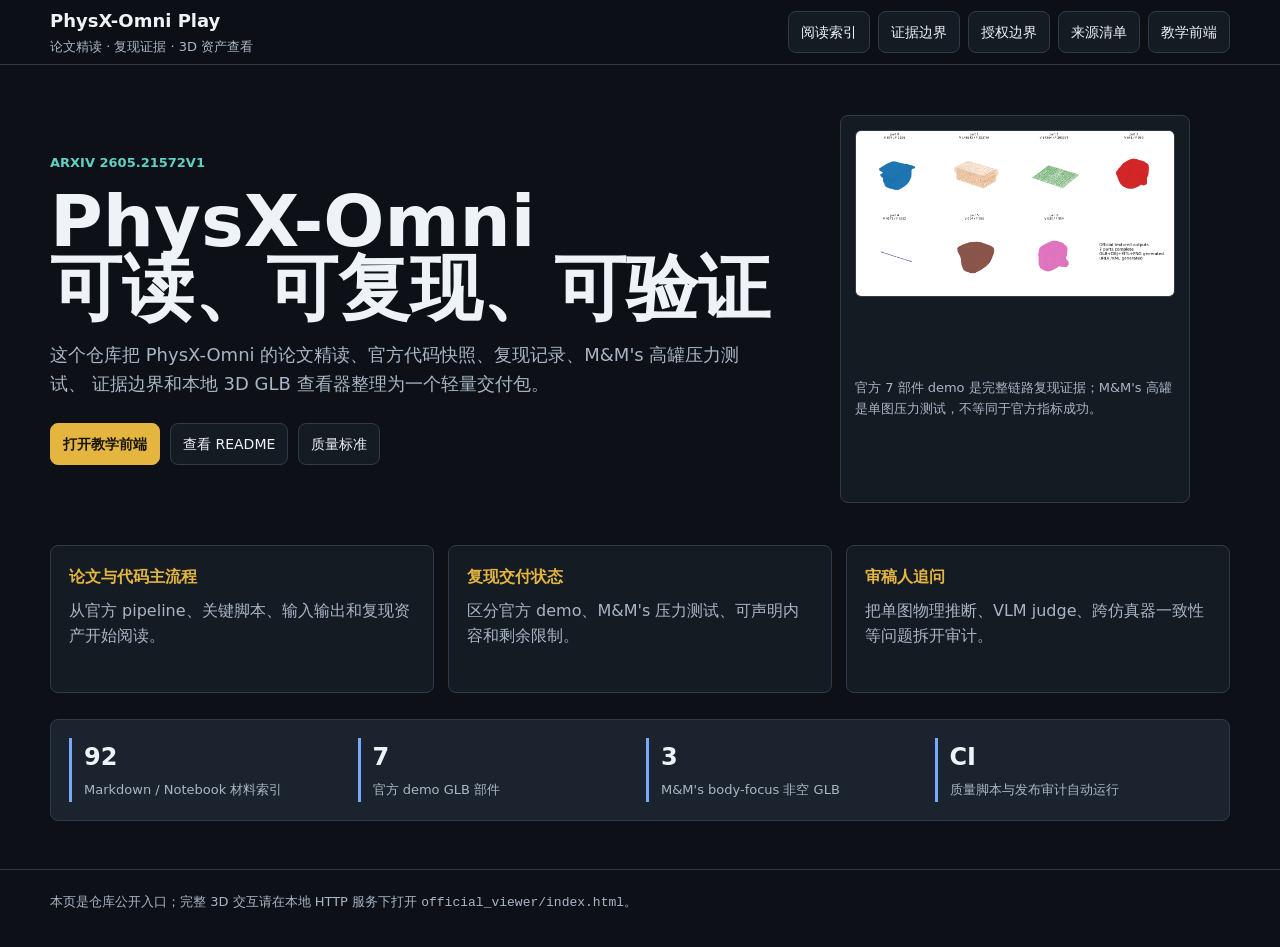
<file: index.html>
<!doctype html>
<html lang="zh-CN">
  <head>
    <meta charset="utf-8" />
    <meta name="viewport" content="width=device-width, initial-scale=1" />
    <title>PhysX-Omni Play</title>
    <meta
      name="description"
      content="PhysX-Omni 2605.21572v1 论文精读、复现证据、代码导读和 3D 资产查看入口。"
    />
    <style>
      :root {
        color-scheme: dark;
        --bg: #0d1117;
        --panel: #151b23;
        --panel-2: #1b232e;
        --text: #eef3f8;
        --muted: #a9b6c6;
        --line: #303b49;
        --gold: #e4b640;
        --cyan: #5fd0c4;
        --blue: #79a8ff;
      }

      * {
        box-sizing: border-box;
      }

      body {
        margin: 0;
        min-height: 100vh;
        background: var(--bg);
        color: var(--text);
        font-family:
          Inter, ui-sans-serif, system-ui, -apple-system, BlinkMacSystemFont, "Segoe UI",
          "Microsoft YaHei", sans-serif;
        line-height: 1.6;
      }

      a {
        color: inherit;
        text-decoration: none;
      }

      .shell {
        width: min(1180px, calc(100% - 32px));
        margin: 0 auto;
      }

      header {
        border-bottom: 1px solid var(--line);
        background: rgba(13, 17, 23, 0.92);
        position: sticky;
        top: 0;
        z-index: 2;
      }

      .nav {
        min-height: 64px;
        display: flex;
        align-items: center;
        justify-content: space-between;
        gap: 16px;
      }

      .brand {
        display: flex;
        flex-direction: column;
        gap: 1px;
      }

      .brand strong {
        font-size: 18px;
      }

      .brand span {
        color: var(--muted);
        font-size: 13px;
      }

      .nav-links {
        display: flex;
        flex-wrap: wrap;
        gap: 8px;
      }

      .nav-links a,
      .button {
        border: 1px solid var(--line);
        background: var(--panel);
        border-radius: 8px;
        padding: 9px 12px;
        font-size: 14px;
      }

      main {
        padding: 34px 0 48px;
      }

      .hero {
        display: grid;
        grid-template-columns: minmax(0, 1fr) minmax(300px, 430px);
        gap: 28px;
        align-items: stretch;
      }

      .hero-copy {
        display: flex;
        flex-direction: column;
        justify-content: center;
        min-height: 420px;
      }

      .eyebrow {
        color: var(--cyan);
        font-size: 13px;
        font-weight: 700;
        letter-spacing: 0;
        text-transform: uppercase;
      }

      h1 {
        font-size: clamp(36px, 6vw, 72px);
        line-height: 0.94;
        margin: 14px 0 18px;
        letter-spacing: 0;
      }

      .lead {
        max-width: 720px;
        color: var(--muted);
        font-size: 18px;
        margin: 0 0 24px;
      }

      .actions {
        display: flex;
        flex-wrap: wrap;
        gap: 10px;
      }

      .button.primary {
        background: var(--gold);
        color: #17140a;
        border-color: var(--gold);
        font-weight: 800;
      }

      .visual {
        border: 1px solid var(--line);
        background: var(--panel);
        border-radius: 8px;
        padding: 14px;
        display: grid;
        gap: 12px;
      }

      .visual img {
        width: 100%;
        border-radius: 6px;
        border: 1px solid var(--line);
        background: #05070a;
        object-fit: cover;
      }

      .visual figcaption {
        color: var(--muted);
        font-size: 13px;
      }

      .grid {
        display: grid;
        grid-template-columns: repeat(3, minmax(0, 1fr));
        gap: 14px;
        margin-top: 26px;
      }

      .tile {
        border: 1px solid var(--line);
        background: var(--panel);
        border-radius: 8px;
        padding: 18px;
        min-height: 148px;
      }

      .tile b {
        color: var(--gold);
        display: block;
        margin-bottom: 8px;
      }

      .tile p {
        color: var(--muted);
        margin: 0;
      }

      .status {
        margin-top: 26px;
        border: 1px solid var(--line);
        background: var(--panel-2);
        border-radius: 8px;
        padding: 18px;
        display: grid;
        grid-template-columns: repeat(4, minmax(0, 1fr));
        gap: 12px;
      }

      .metric {
        border-left: 3px solid var(--blue);
        padding-left: 12px;
      }

      .metric strong {
        display: block;
        font-size: 24px;
      }

      .metric span {
        color: var(--muted);
        font-size: 13px;
      }

      footer {
        border-top: 1px solid var(--line);
        color: var(--muted);
        padding: 22px 0 34px;
        font-size: 13px;
      }

      @media (max-width: 860px) {
        .hero,
        .grid,
        .status {
          grid-template-columns: 1fr;
        }

        .hero-copy {
          min-height: auto;
        }

        .nav {
          align-items: flex-start;
          flex-direction: column;
          padding: 14px 0;
        }
      }
    </style>
  </head>
  <body>
    <header>
      <nav class="shell nav" aria-label="主导航">
        <a class="brand" href="./index.html">
          <strong>PhysX-Omni Play</strong>
          <span>论文精读 · 复现证据 · 3D 资产查看</span>
        </a>
        <div class="nav-links">
          <a href="./LEARNING_INDEX.md">阅读索引</a>
          <a href="./REMOTE_EVIDENCE_MANIFEST.md">证据边界</a>
          <a href="./THIRD_PARTY_NOTICES.md">授权边界</a>
          <a href="./SOURCE_MANIFEST.json">来源清单</a>
          <a href="./official_viewer/index.html">教学前端</a>
        </div>
      </nav>
    </header>

    <main class="shell">
      <section class="hero">
        <div class="hero-copy">
          <div class="eyebrow">arXiv 2605.21572v1</div>
          <h1>PhysX-Omni<br />可读、可复现、可验证</h1>
          <p class="lead">
            这个仓库把 PhysX-Omni 的论文精读、官方代码快照、复现记录、M&M's 高罐压力测试、
            证据边界和本地 3D GLB 查看器整理为一个轻量交付包。
          </p>
          <div class="actions">
            <a class="button primary" href="./official_viewer/index.html">打开教学前端</a>
            <a class="button" href="./README.md">查看 README</a>
            <a class="button" href="./PROJECT_QUALITY_STANDARD.md">质量标准</a>
          </div>
        </div>
        <figure class="visual">
          <img
            src="./official_viewer/assets/evidence/official_7part_mesh_preview.png"
            alt="官方 7 部件 demo 的本地复现预览"
          />
          <figcaption>
            官方 7 部件 demo 是完整链路复现证据；M&M's 高罐是单图压力测试，不等同于官方指标成功。
          </figcaption>
        </figure>
      </section>

      <section class="grid" aria-label="核心入口">
        <a class="tile" href="./learning_materials/paper_reading/physx_omni_paper_code_assets_deep_reading_step1.md">
          <b>论文与代码主流程</b>
          <p>从官方 pipeline、关键脚本、输入输出和复现资产开始阅读。</p>
        </a>
        <a class="tile" href="./learning_materials/reproduction/physx_omni_current_delivery_report.md">
          <b>复现交付状态</b>
          <p>区分官方 demo、M&M's 压力测试、可声明内容和剩余限制。</p>
        </a>
        <a class="tile" href="./learning_materials/physx_omni_step9_reviewer/00_reviewer_soul_questions.md">
          <b>审稿人追问</b>
          <p>把单图物理推断、VLM judge、跨仿真器一致性等问题拆开审计。</p>
        </a>
      </section>

      <section class="status" aria-label="当前质量状态">
        <div class="metric">
          <strong>92</strong>
          <span>Markdown / Notebook 材料索引</span>
        </div>
        <div class="metric">
          <strong>7</strong>
          <span>官方 demo GLB 部件</span>
        </div>
        <div class="metric">
          <strong>3</strong>
          <span>M&M's body-focus 非空 GLB</span>
        </div>
        <div class="metric">
          <strong>CI</strong>
          <span>质量脚本与发布审计自动运行</span>
        </div>
      </section>
    </main>

    <footer>
      <div class="shell">
        本页是仓库公开入口；完整 3D 交互请在本地 HTTP 服务下打开
        <code>official_viewer/index.html</code>。
      </div>
    </footer>
  </body>
</html>
</file>
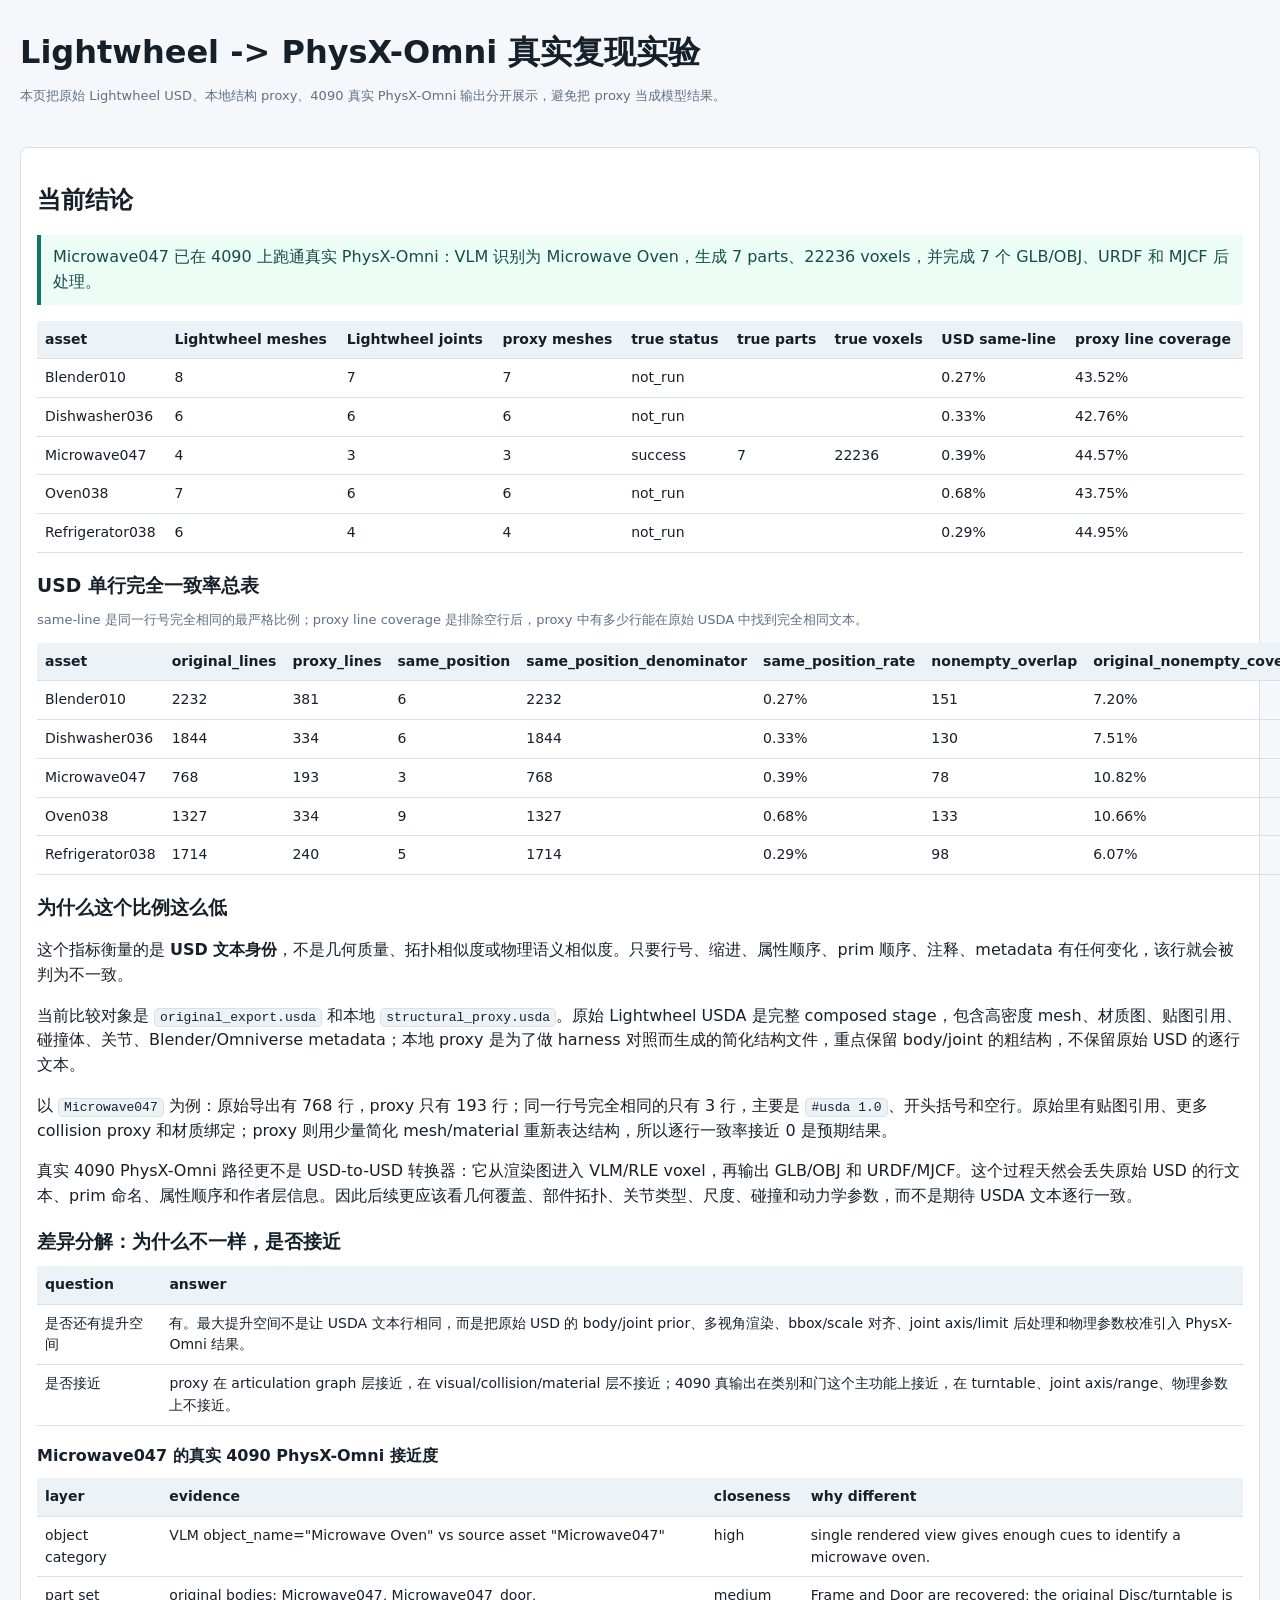
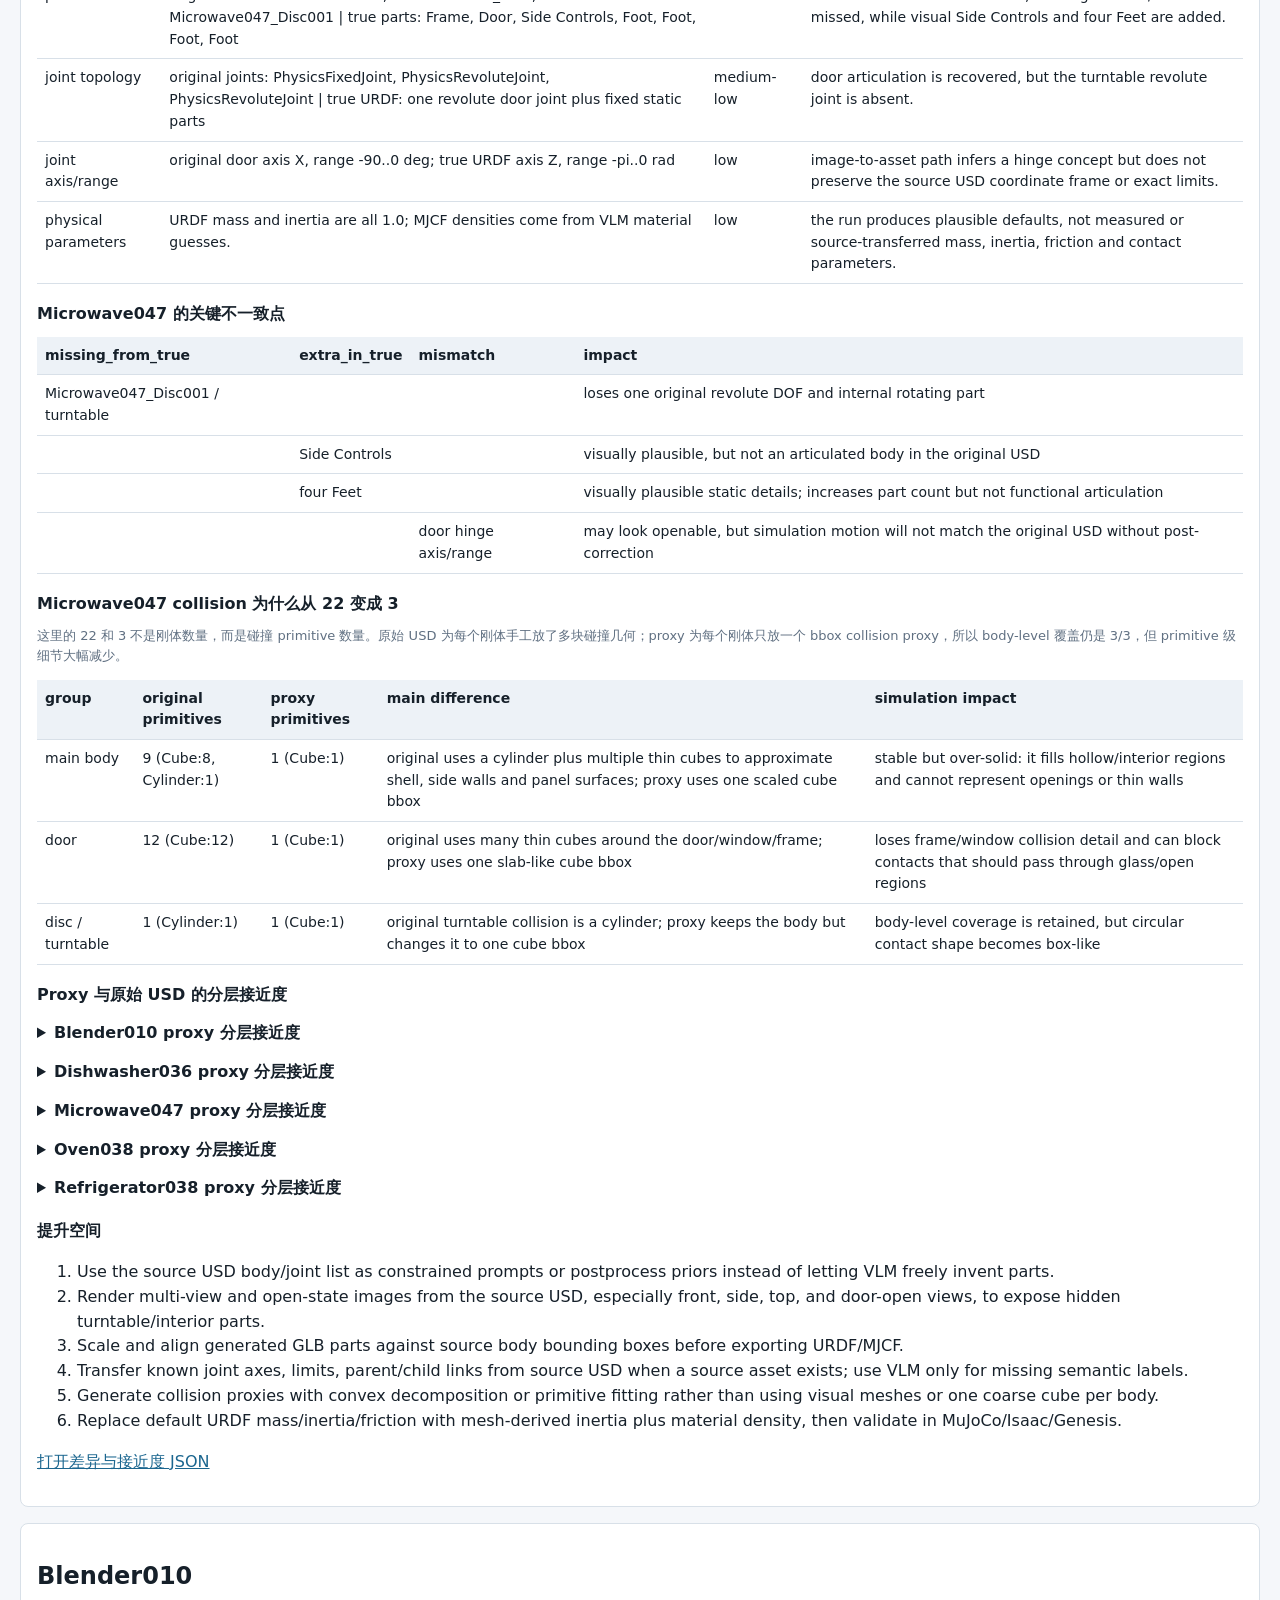
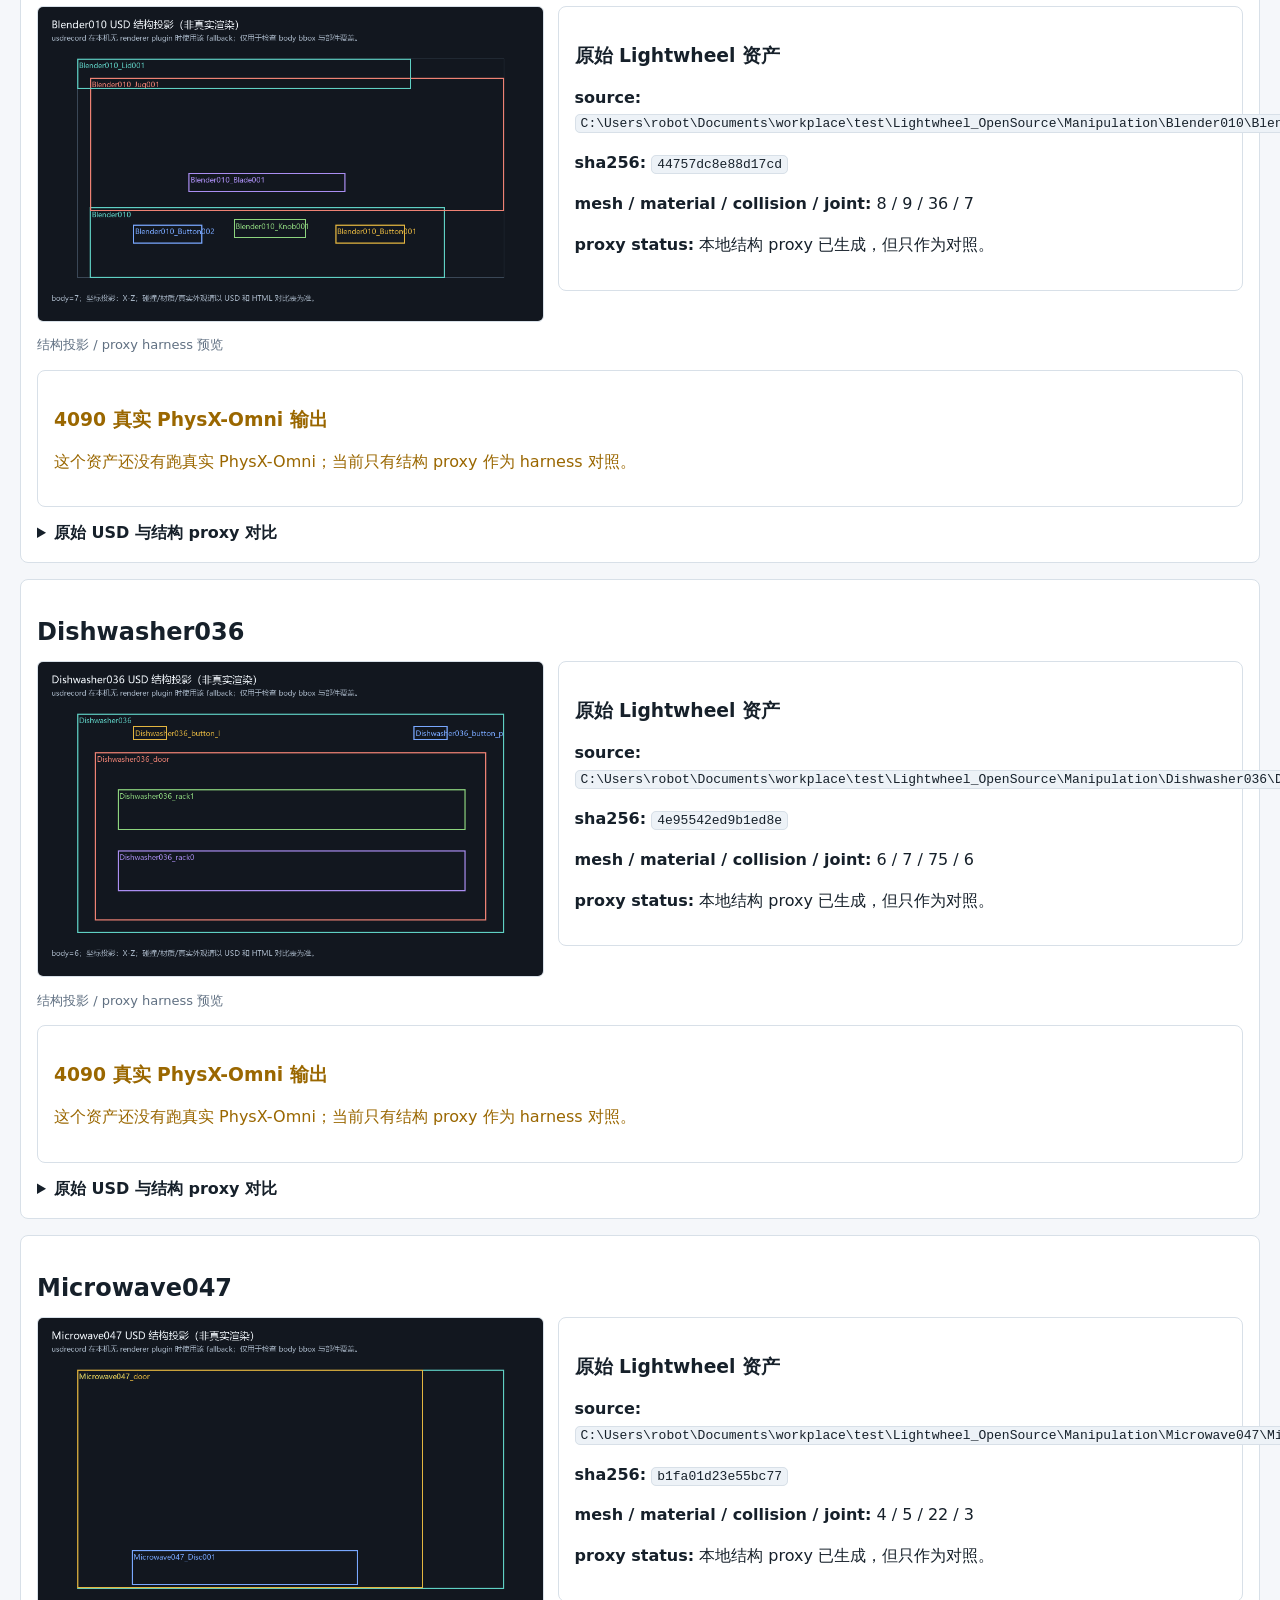
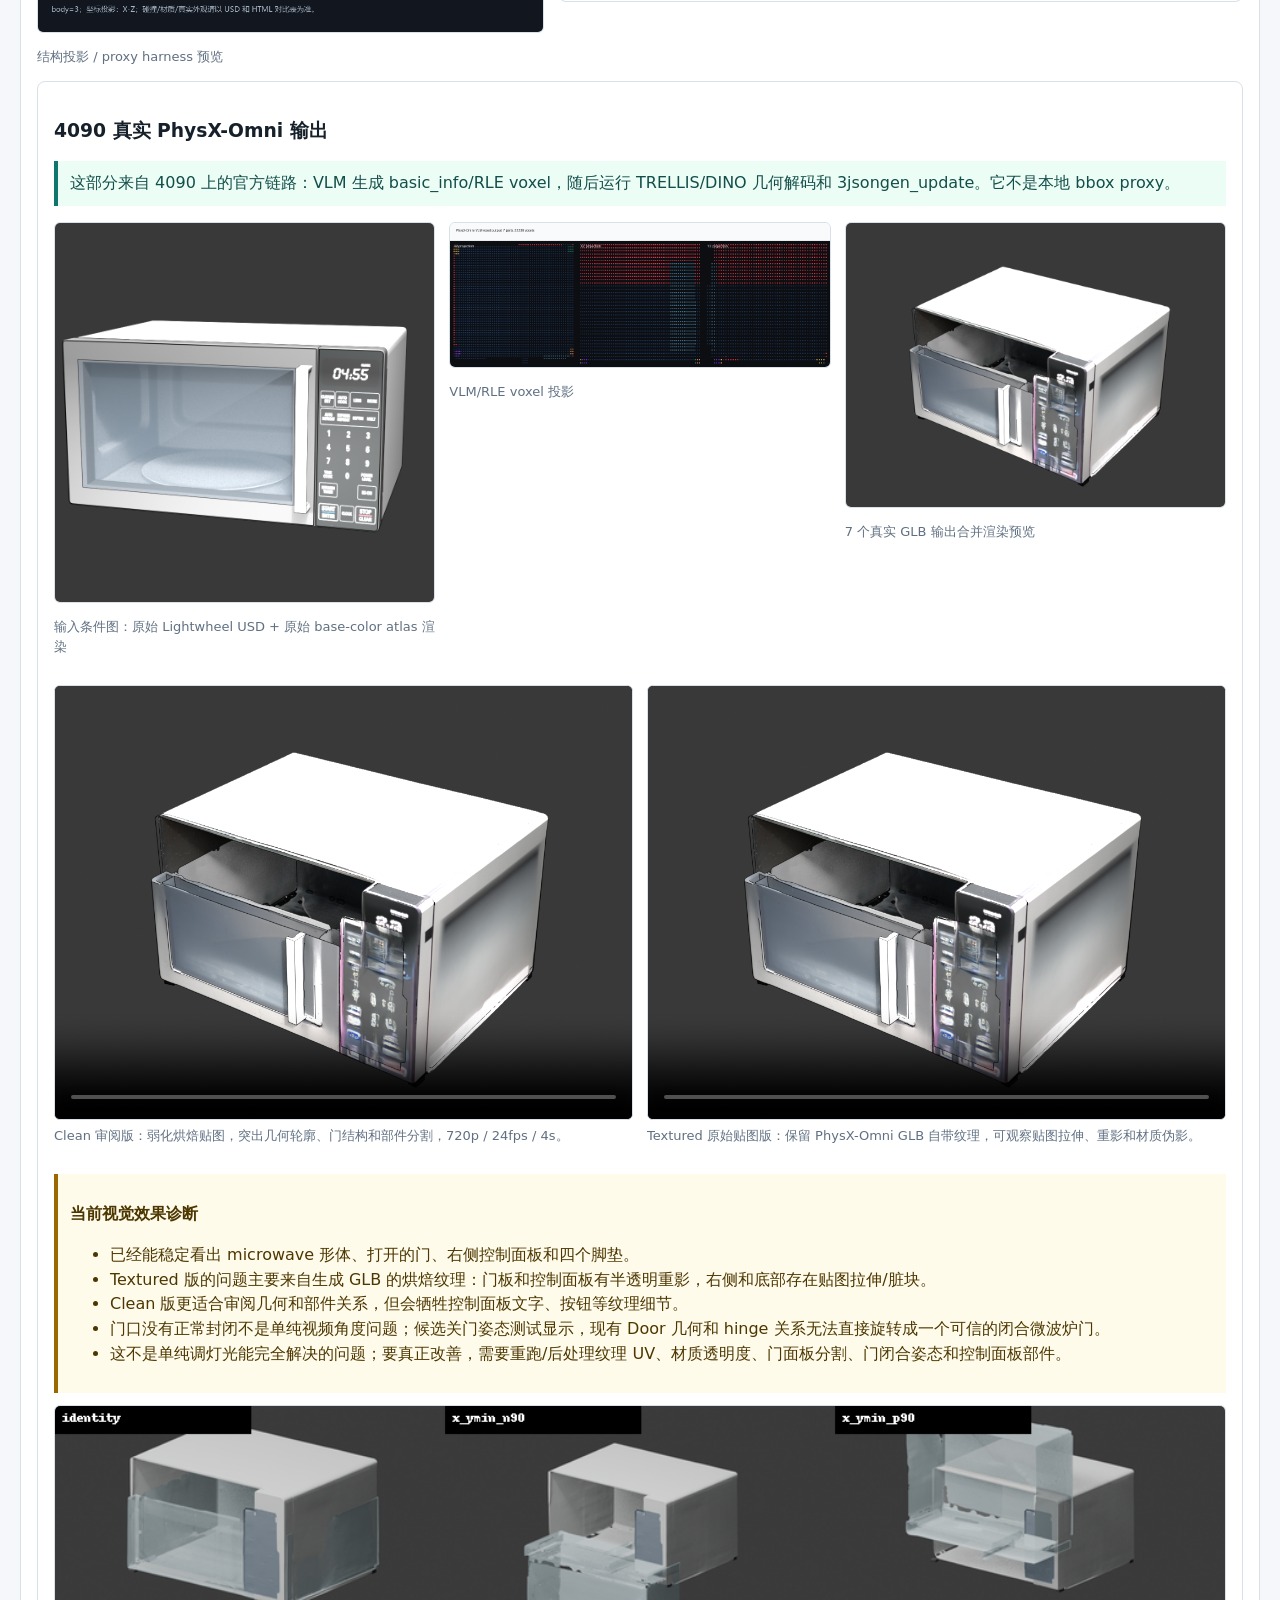
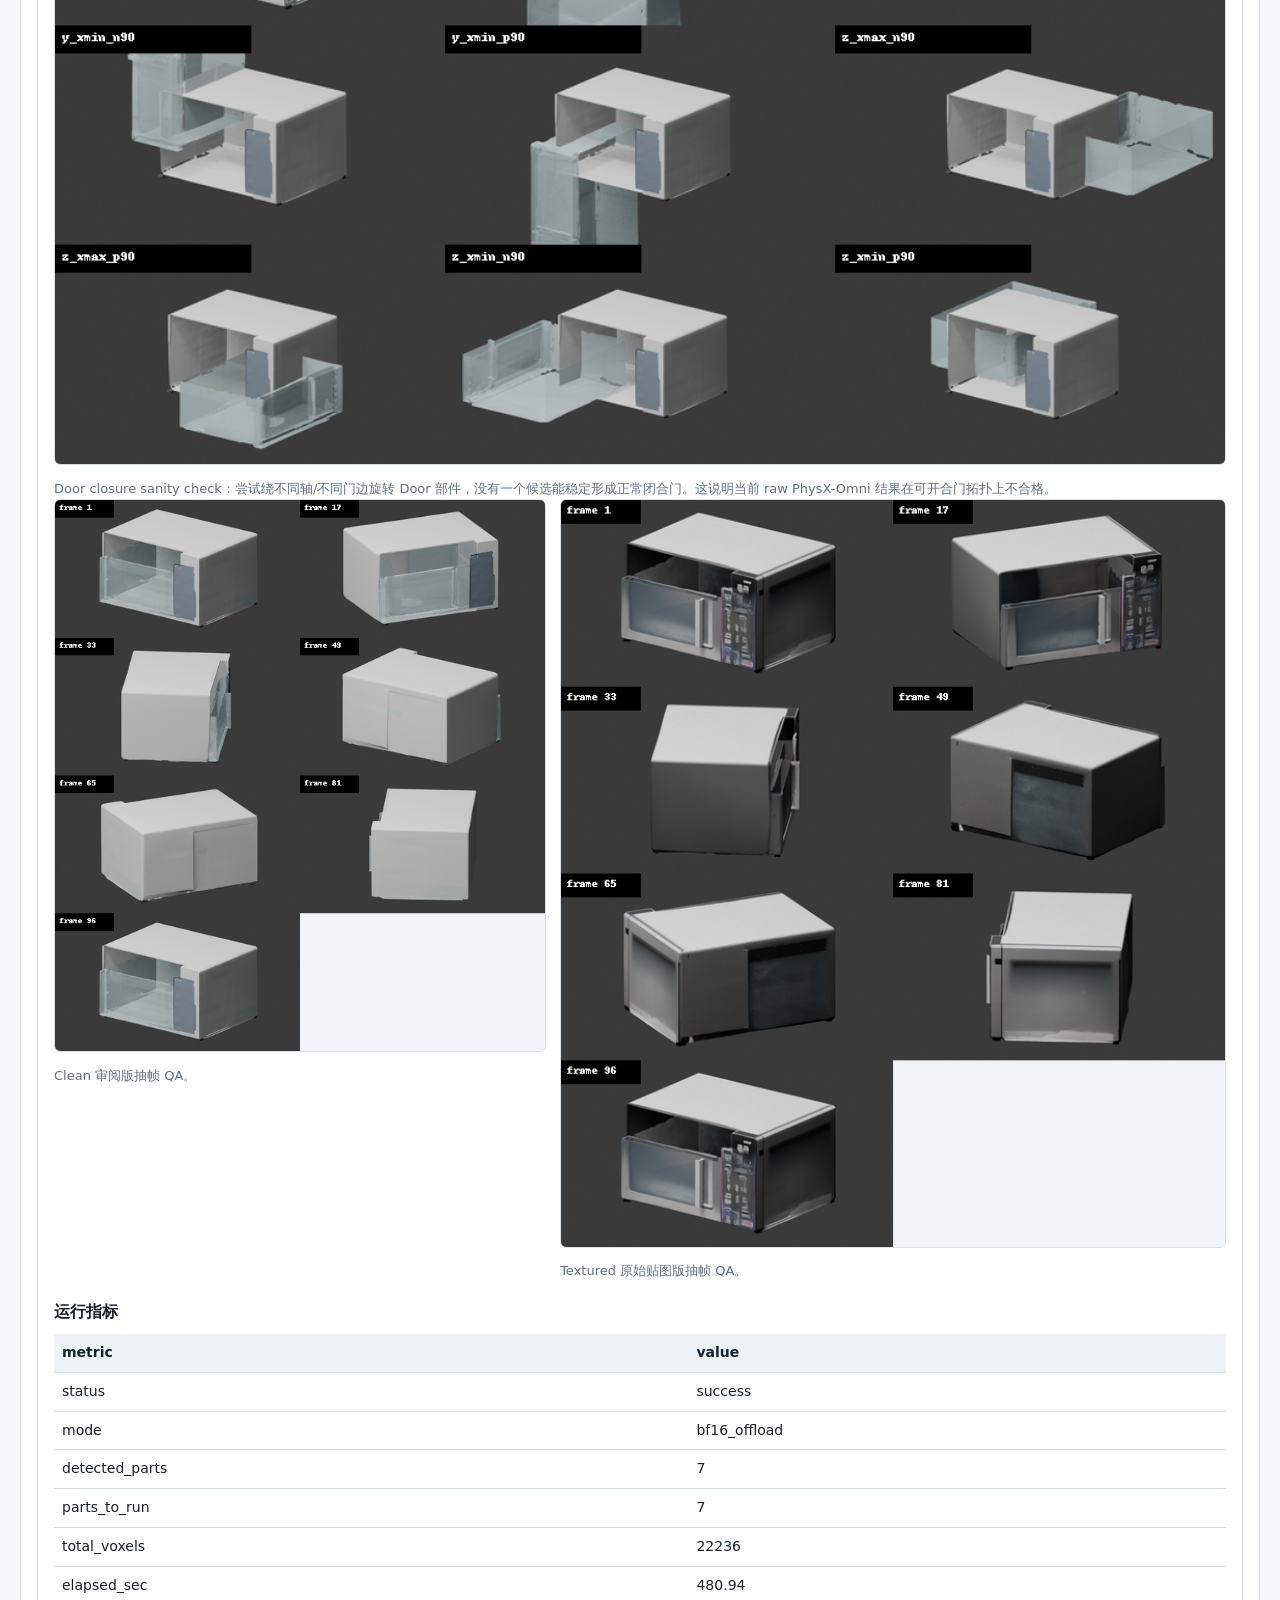
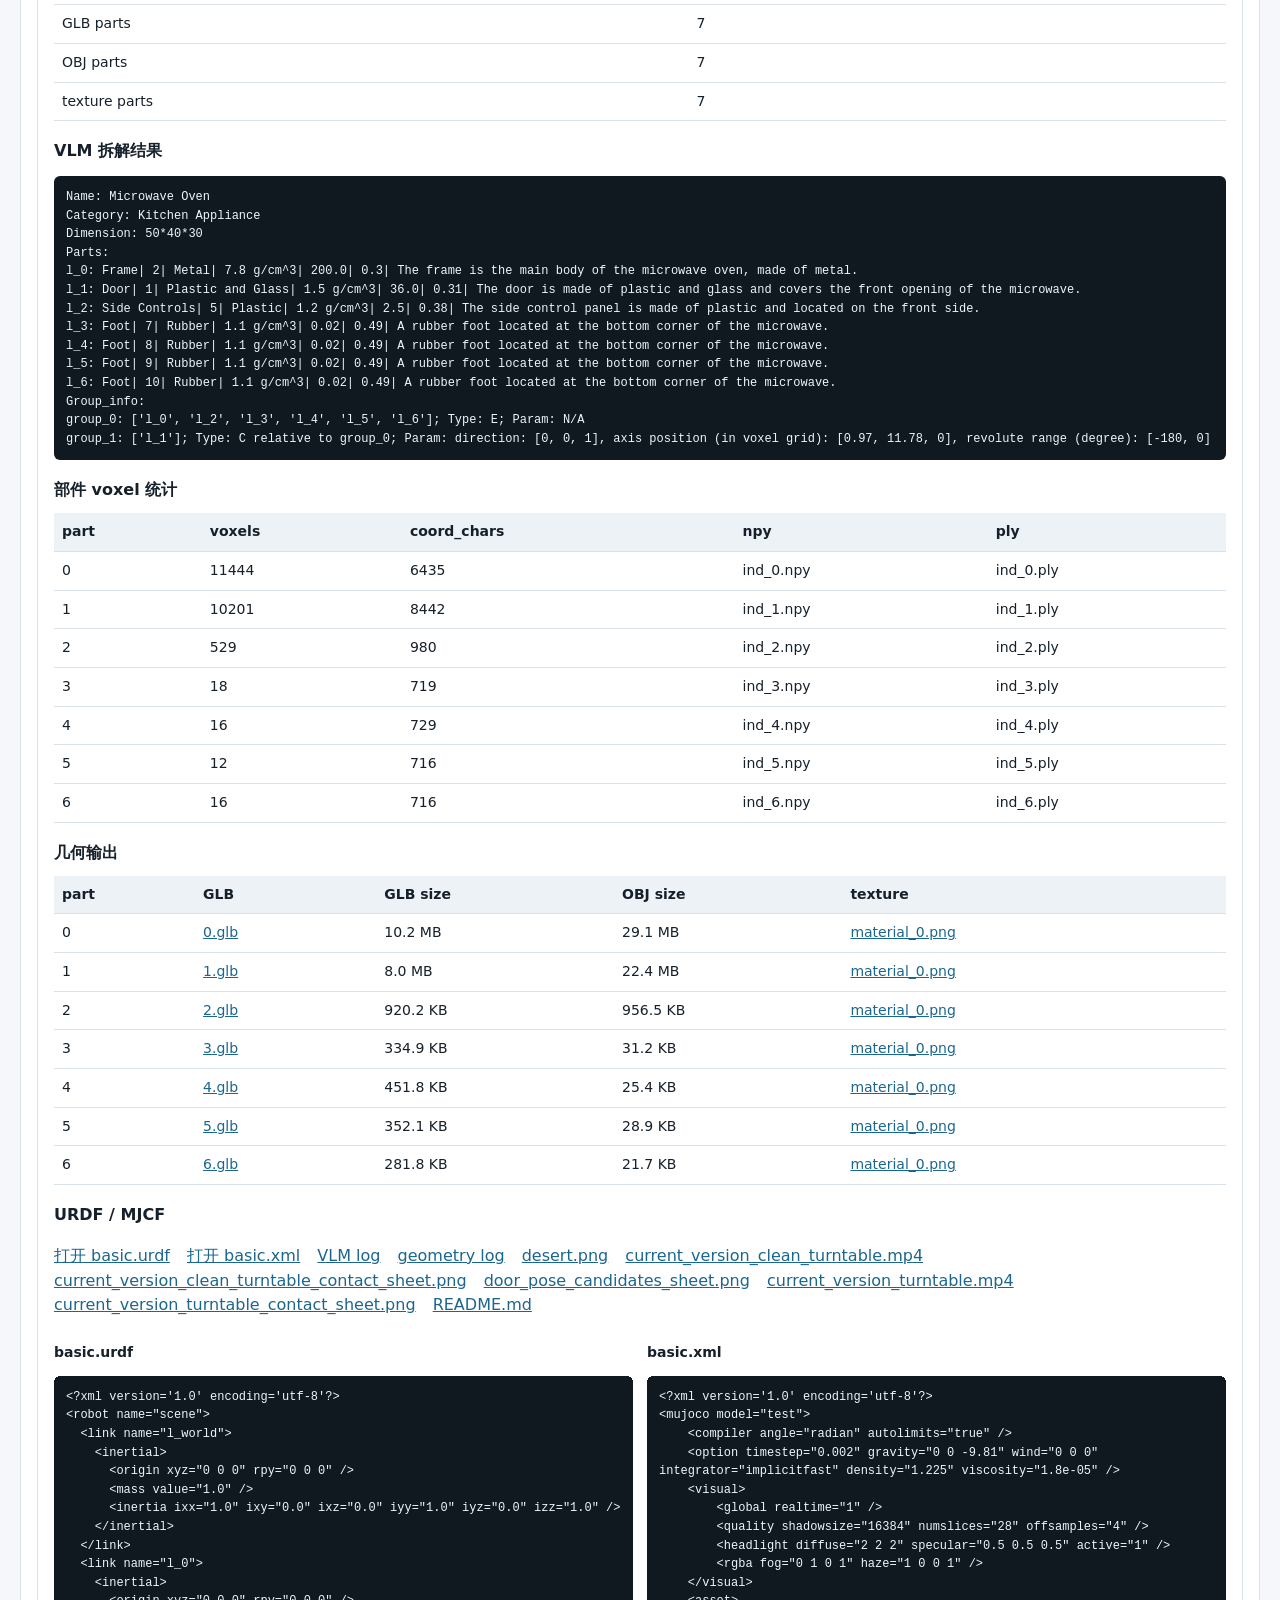
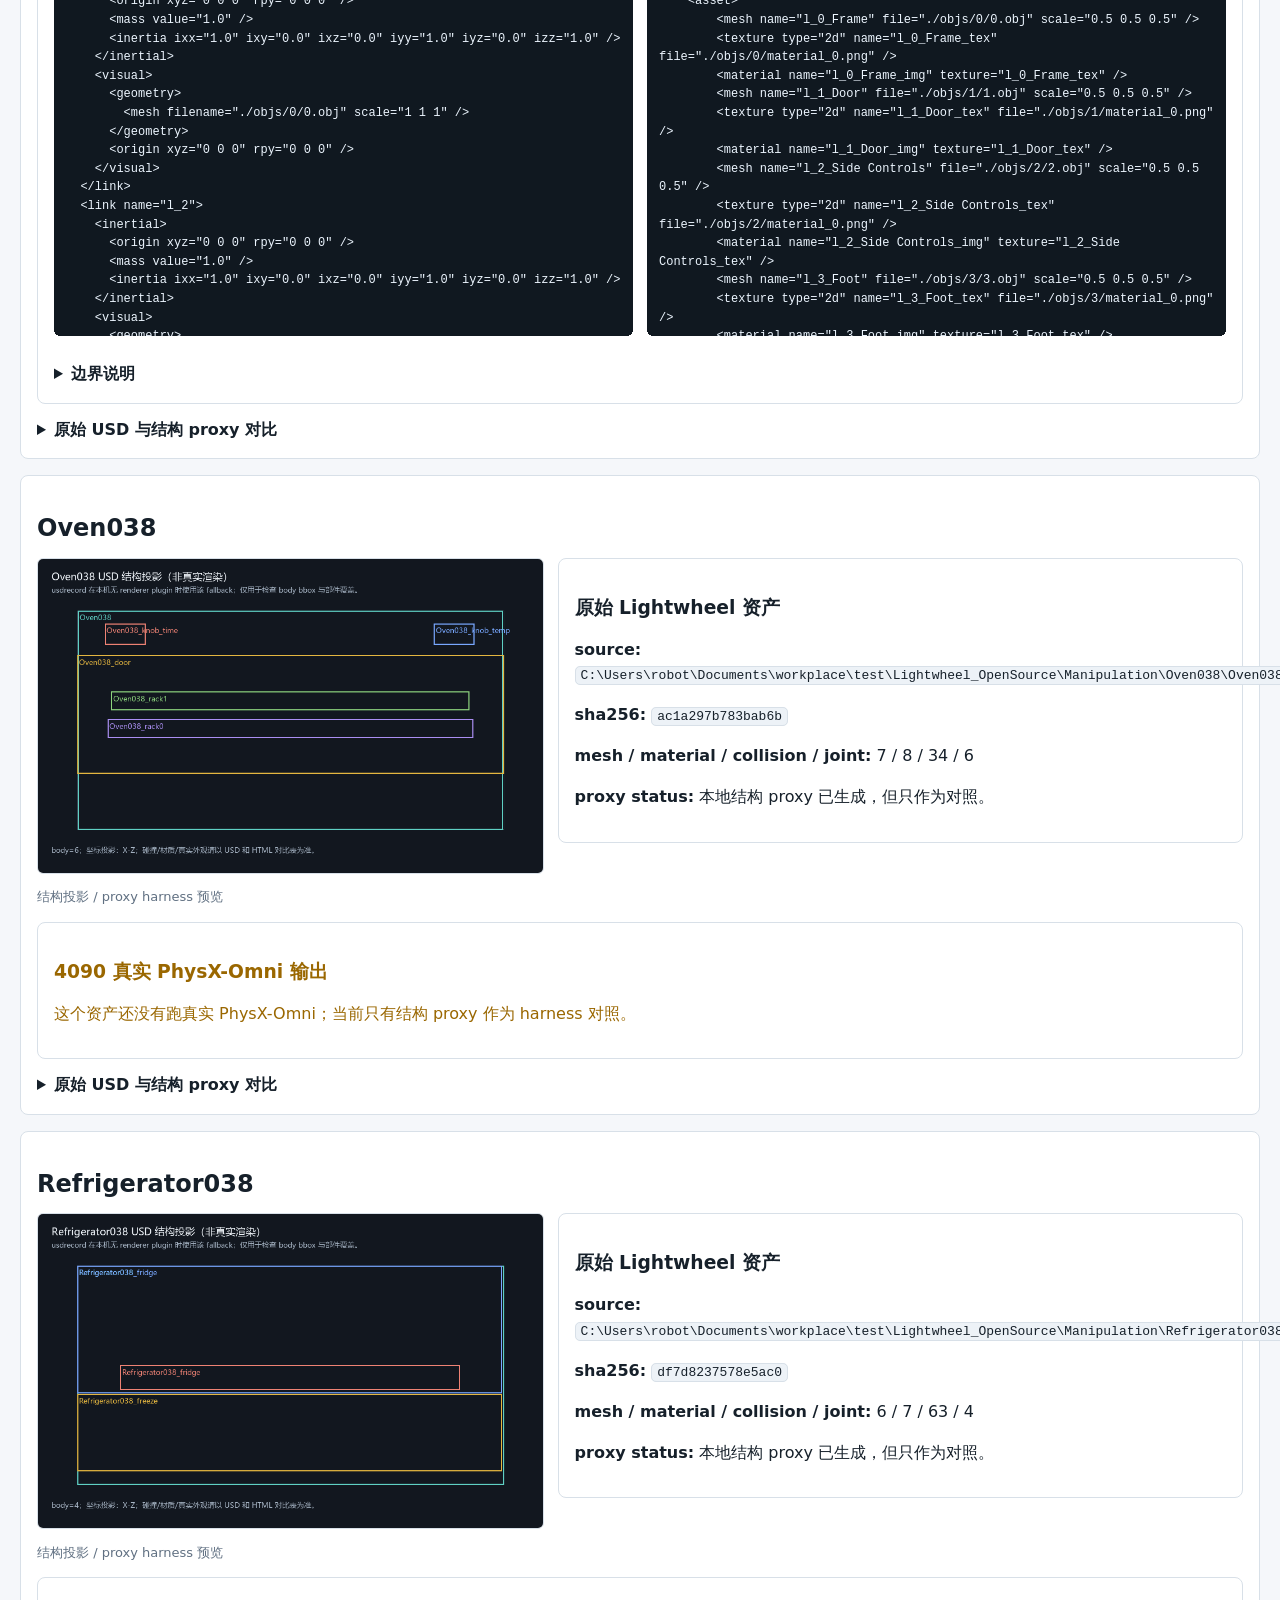
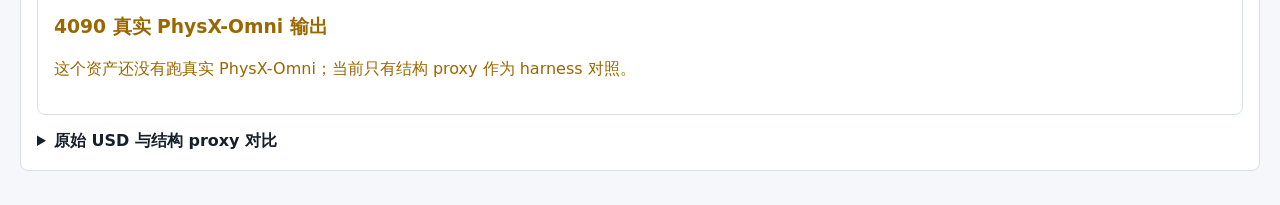
<file: experiments/lightwheel_physx_reconstruction/run_latest/index.html>
<!doctype html>
<html lang="zh-CN">
  <head>
    <meta charset="utf-8" />
    <meta name="viewport" content="width=device-width, initial-scale=1" />
    <title>Lightwheel -> PhysX-Omni 真实复现实验</title>
    <style>
    :root { color-scheme: light; --bg:#f5f7fa; --panel:#fff; --ink:#16202a; --muted:#607082; --line:#d8e0e8; --accent:#1b668f; --ok:#0f766e; --warn:#9a6700; }
    * { box-sizing:border-box; }
    body { margin:0; background:var(--bg); color:var(--ink); font-family:Inter, "Microsoft YaHei", system-ui, sans-serif; line-height:1.55; }
    header, main { width:min(1240px, calc(100% - 32px)); margin:0 auto; }
    header { padding:28px 0 12px; }
    h1 { margin:0 0 8px; font-size:32px; }
    h2, h3, h4 { margin:18px 0 10px; }
    h5 { margin:8px 0; font-size:14px; }
    .summary, .asset, .true-run, .status-card { background:var(--panel); border:1px solid var(--line); border-radius:8px; padding:16px; }
    .summary, .asset { margin:16px 0; }
    .true-run { margin:14px 0; }
    .notice { border-left:4px solid var(--ok); background:#ecfdf5; padding:10px 12px; color:#134e4a; }
    .pending { color:var(--warn); }
    .media-grid { display:grid; gap:14px; align-items:start; }
    .media-grid.two { grid-template-columns:minmax(320px, .85fr) minmax(320px, 1.15fr); }
    .media-grid.three { grid-template-columns:repeat(3, minmax(0, 1fr)); }
    figure { margin:0; }
    img { width:100%; border:1px solid var(--line); border-radius:6px; background:#101820; }
    video { width:100%; border:1px solid var(--line); border-radius:6px; background:#101820; display:block; }
    .video-grid { display:grid; grid-template-columns:minmax(0, 1fr) minmax(0, 1fr); gap:14px; margin:14px 0; }
    .video-panel { margin:14px 0; }
    .diagnosis { border-left:4px solid #9a6700; background:#fffbeb; padding:10px 12px; margin:12px 0; color:#4d3700; }
    figcaption, .muted { color:var(--muted); font-size:13px; margin-top:6px; }
    table { width:100%; border-collapse:collapse; margin:8px 0 16px; font-size:14px; }
    th, td { text-align:left; border-bottom:1px solid var(--line); padding:8px; vertical-align:top; }
    th { background:#edf2f7; }
    pre { white-space:pre-wrap; overflow:auto; max-height:560px; background:#101820; color:#edf6ff; padding:12px; border-radius:6px; font-size:12px; }
    code { background:#edf2f7; border:1px solid var(--line); border-radius:5px; padding:1px 5px; }
    a { color:var(--accent); margin-right:12px; }
    .code-split { display:grid; grid-template-columns:minmax(0, 1fr) minmax(0, 1fr); gap:14px; }
    details { margin-top:14px; }
    summary { cursor:pointer; font-weight:700; }
    @media (max-width: 980px) { .media-grid.two, .media-grid.three, .code-split, .video-grid { grid-template-columns:1fr; } }
    </style>
  </head>
  <body>
    <header>
      <h1>Lightwheel -> PhysX-Omni 真实复现实验</h1>
      <p class="muted">本页把原始 Lightwheel USD、本地结构 proxy、4090 真实 PhysX-Omni 输出分开展示，避免把 proxy 当成模型结果。</p>
    </header>
    <main>
      <section class="summary">
        <h2>当前结论</h2>
        <p class="notice">Microwave047 已在 4090 上跑通真实 PhysX-Omni：VLM 识别为 Microwave Oven，生成 7 parts、22236 voxels，并完成 7 个 GLB/OBJ、URDF 和 MJCF 后处理。</p>
        <table><thead><tr><th>asset</th><th>Lightwheel meshes</th><th>Lightwheel joints</th><th>proxy meshes</th><th>true status</th><th>true parts</th><th>true voxels</th><th>USD same-line</th><th>proxy line coverage</th></tr></thead><tbody><tr><td>Blender010</td><td>8</td><td>7</td><td>7</td><td>not_run</td><td></td><td></td><td>0.27%</td><td>43.52%</td></tr><tr><td>Dishwasher036</td><td>6</td><td>6</td><td>6</td><td>not_run</td><td></td><td></td><td>0.33%</td><td>42.76%</td></tr><tr><td>Microwave047</td><td>4</td><td>3</td><td>3</td><td>success</td><td>7</td><td>22236</td><td>0.39%</td><td>44.57%</td></tr><tr><td>Oven038</td><td>7</td><td>6</td><td>6</td><td>not_run</td><td></td><td></td><td>0.68%</td><td>43.75%</td></tr><tr><td>Refrigerator038</td><td>6</td><td>4</td><td>4</td><td>not_run</td><td></td><td></td><td>0.29%</td><td>44.95%</td></tr></tbody></table>
        <h3>USD 单行完全一致率总表</h3>
        <p class="muted">same-line 是同一行号完全相同的最严格比例；proxy line coverage 是排除空行后，proxy 中有多少行能在原始 USDA 中找到完全相同文本。</p>
        <table><thead><tr><th>asset</th><th>original_lines</th><th>proxy_lines</th><th>same_position</th><th>same_position_denominator</th><th>same_position_rate</th><th>nonempty_overlap</th><th>original_nonempty_coverage</th><th>proxy_nonempty_coverage</th></tr></thead><tbody><tr><td>Blender010</td><td>2232</td><td>381</td><td>6</td><td>2232</td><td>0.27%</td><td>151</td><td>7.20%</td><td>43.52%</td></tr><tr><td>Dishwasher036</td><td>1844</td><td>334</td><td>6</td><td>1844</td><td>0.33%</td><td>130</td><td>7.51%</td><td>42.76%</td></tr><tr><td>Microwave047</td><td>768</td><td>193</td><td>3</td><td>768</td><td>0.39%</td><td>78</td><td>10.82%</td><td>44.57%</td></tr><tr><td>Oven038</td><td>1327</td><td>334</td><td>9</td><td>1327</td><td>0.68%</td><td>133</td><td>10.66%</td><td>43.75%</td></tr><tr><td>Refrigerator038</td><td>1714</td><td>240</td><td>5</td><td>1714</td><td>0.29%</td><td>98</td><td>6.07%</td><td>44.95%</td></tr></tbody></table>
        <h3>为什么这个比例这么低</h3>
        <div class="explain">
          <p>这个指标衡量的是 <b>USD 文本身份</b>，不是几何质量、拓扑相似度或物理语义相似度。只要行号、缩进、属性顺序、prim 顺序、注释、metadata 有任何变化，该行就会被判为不一致。</p>
          <p>当前比较对象是 <code>original_export.usda</code> 和本地 <code>structural_proxy.usda</code>。原始 Lightwheel USDA 是完整 composed stage，包含高密度 mesh、材质图、贴图引用、碰撞体、关节、Blender/Omniverse metadata；本地 proxy 是为了做 harness 对照而生成的简化结构文件，重点保留 body/joint 的粗结构，不保留原始 USD 的逐行文本。</p>
          <p>以 <code>Microwave047</code> 为例：原始导出有 768 行，proxy 只有 193 行；同一行号完全相同的只有 3 行，主要是 <code>#usda 1.0</code>、开头括号和空行。原始里有贴图引用、更多 collision proxy 和材质绑定；proxy 则用少量简化 mesh/material 重新表达结构，所以逐行一致率接近 0 是预期结果。</p>
          <p>真实 4090 PhysX-Omni 路径更不是 USD-to-USD 转换器：它从渲染图进入 VLM/RLE voxel，再输出 GLB/OBJ 和 URDF/MJCF。这个过程天然会丢失原始 USD 的行文本、prim 命名、属性顺序和作者层信息。因此后续更应该看几何覆盖、部件拓扑、关节类型、尺度、碰撞和动力学参数，而不是期待 USDA 文本逐行一致。</p>
        </div>
        <h3>差异分解：为什么不一样，是否接近</h3>
        <table><thead><tr><th>question</th><th>answer</th></tr></thead><tbody><tr><td>是否还有提升空间</td><td>有。最大提升空间不是让 USDA 文本行相同，而是把原始 USD 的 body/joint prior、多视角渲染、bbox/scale 对齐、joint axis/limit 后处理和物理参数校准引入 PhysX-Omni 结果。</td></tr><tr><td>是否接近</td><td>proxy 在 articulation graph 层接近，在 visual/collision/material 层不接近；4090 真输出在类别和门这个主功能上接近，在 turntable、joint axis/range、物理参数上不接近。</td></tr></tbody></table>
        <h4>Microwave047 的真实 4090 PhysX-Omni 接近度</h4>
        <table><thead><tr><th>layer</th><th>evidence</th><th>closeness</th><th>why different</th></tr></thead><tbody><tr><td>object category</td><td>VLM object_name=&quot;Microwave Oven&quot; vs source asset &quot;Microwave047&quot;</td><td>high</td><td>single rendered view gives enough cues to identify a microwave oven.</td></tr><tr><td>part set</td><td>original bodies: Microwave047, Microwave047_door, Microwave047_Disc001 | true parts: Frame, Door, Side Controls, Foot, Foot, Foot, Foot</td><td>medium</td><td>Frame and Door are recovered; the original Disc/turntable is missed, while visual Side Controls and four Feet are added.</td></tr><tr><td>joint topology</td><td>original joints: PhysicsFixedJoint, PhysicsRevoluteJoint, PhysicsRevoluteJoint | true URDF: one revolute door joint plus fixed static parts</td><td>medium-low</td><td>door articulation is recovered, but the turntable revolute joint is absent.</td></tr><tr><td>joint axis/range</td><td>original door axis X, range -90..0 deg; true URDF axis Z, range -pi..0 rad</td><td>low</td><td>image-to-asset path infers a hinge concept but does not preserve the source USD coordinate frame or exact limits.</td></tr><tr><td>physical parameters</td><td>URDF mass and inertia are all 1.0; MJCF densities come from VLM material guesses.</td><td>low</td><td>the run produces plausible defaults, not measured or source-transferred mass, inertia, friction and contact parameters.</td></tr></tbody></table>
        <h4>Microwave047 的关键不一致点</h4>
        <table><thead><tr><th>missing_from_true</th><th>extra_in_true</th><th>mismatch</th><th>impact</th></tr></thead><tbody><tr><td>Microwave047_Disc001 / turntable</td><td></td><td></td><td>loses one original revolute DOF and internal rotating part</td></tr><tr><td></td><td>Side Controls</td><td></td><td>visually plausible, but not an articulated body in the original USD</td></tr><tr><td></td><td>four Feet</td><td></td><td>visually plausible static details; increases part count but not functional articulation</td></tr><tr><td></td><td></td><td>door hinge axis/range</td><td>may look openable, but simulation motion will not match the original USD without post-correction</td></tr></tbody></table>
        <h4>Microwave047 collision 为什么从 22 变成 3</h4>
        <p class="muted">这里的 22 和 3 不是刚体数量，而是碰撞 primitive 数量。原始 USD 为每个刚体手工放了多块碰撞几何；proxy 为每个刚体只放一个 bbox collision proxy，所以 body-level 覆盖仍是 3/3，但 primitive 级细节大幅减少。</p>
        <table><thead><tr><th>group</th><th>original primitives</th><th>proxy primitives</th><th>main difference</th><th>simulation impact</th></tr></thead><tbody><tr><td>main body</td><td>9 (Cube:8, Cylinder:1)</td><td>1 (Cube:1)</td><td>original uses a cylinder plus multiple thin cubes to approximate shell, side walls and panel surfaces; proxy uses one scaled cube bbox</td><td>stable but over-solid: it fills hollow/interior regions and cannot represent openings or thin walls</td></tr><tr><td>door</td><td>12 (Cube:12)</td><td>1 (Cube:1)</td><td>original uses many thin cubes around the door/window/frame; proxy uses one slab-like cube bbox</td><td>loses frame/window collision detail and can block contacts that should pass through glass/open regions</td></tr><tr><td>disc / turntable</td><td>1 (Cylinder:1)</td><td>1 (Cube:1)</td><td>original turntable collision is a cylinder; proxy keeps the body but changes it to one cube bbox</td><td>body-level coverage is retained, but circular contact shape becomes box-like</td></tr></tbody></table>
        <h4>Proxy 与原始 USD 的分层接近度</h4>
        
        <details>
          <summary>Blender010 proxy 分层接近度</summary>
          <table><thead><tr><th>layer</th><th>evidence</th><th>closeness</th><th>why different</th></tr></thead><tbody><tr><td>USD text identity</td><td>0.27%</td><td>very low</td><td>proxy is regenerated USDA, not a line-preserving export; order, metadata, names and formatting are different.</td></tr><tr><td>articulation graph</td><td>rigid bodies 7/7 = 100.0%; joints 7/7 = 100.0%</td><td>high for proxy</td><td>the harness intentionally copies extracted rigid-body and joint topology into a simpler stage.</td></tr><tr><td>joint type mix</td><td>original: FixedJoint:1, PrismaticJoint:4, RevoluteJoint:2 | proxy: FixedJoint:1, PrismaticJoint:4, RevoluteJoint:2</td><td>high for proxy</td><td>type counts are preserved, but axis metadata may be dropped by the proxy writer.</td></tr><tr><td>mesh/body coverage</td><td>7/8 = 87.5%</td><td>medium</td><td>proxy keeps one coarse mesh per extracted body and drops decorative/detail meshes.</td></tr><tr><td>collision detail</td><td>7/36 = 19.4%</td><td>low</td><td>original Lightwheel assets use many collision proxies; proxy collapses them to one coarse collision per body.</td></tr><tr><td>material and texture</td><td>materials 2/9 = 22.2%; texture refs 0/29 = 0.0%</td><td>low</td><td>proxy uses two simple colors and does not preserve the original texture atlas or shader graph.</td></tr></tbody></table>
        </details>
        

        <details>
          <summary>Dishwasher036 proxy 分层接近度</summary>
          <table><thead><tr><th>layer</th><th>evidence</th><th>closeness</th><th>why different</th></tr></thead><tbody><tr><td>USD text identity</td><td>0.33%</td><td>very low</td><td>proxy is regenerated USDA, not a line-preserving export; order, metadata, names and formatting are different.</td></tr><tr><td>articulation graph</td><td>rigid bodies 6/6 = 100.0%; joints 6/6 = 100.0%</td><td>high for proxy</td><td>the harness intentionally copies extracted rigid-body and joint topology into a simpler stage.</td></tr><tr><td>joint type mix</td><td>original: FixedJoint:1, PrismaticJoint:4, RevoluteJoint:1 | proxy: FixedJoint:1, PrismaticJoint:4, RevoluteJoint:1</td><td>high for proxy</td><td>type counts are preserved, but axis metadata may be dropped by the proxy writer.</td></tr><tr><td>mesh/body coverage</td><td>6/6 = 100.0%</td><td>medium</td><td>proxy keeps one coarse mesh per extracted body and drops decorative/detail meshes.</td></tr><tr><td>collision detail</td><td>6/75 = 8.0%</td><td>low</td><td>original Lightwheel assets use many collision proxies; proxy collapses them to one coarse collision per body.</td></tr><tr><td>material and texture</td><td>materials 2/7 = 28.6%; texture refs 0/24 = 0.0%</td><td>low</td><td>proxy uses two simple colors and does not preserve the original texture atlas or shader graph.</td></tr></tbody></table>
        </details>
        

        <details>
          <summary>Microwave047 proxy 分层接近度</summary>
          <table><thead><tr><th>layer</th><th>evidence</th><th>closeness</th><th>why different</th></tr></thead><tbody><tr><td>USD text identity</td><td>0.39%</td><td>very low</td><td>proxy is regenerated USDA, not a line-preserving export; order, metadata, names and formatting are different.</td></tr><tr><td>articulation graph</td><td>rigid bodies 3/3 = 100.0%; joints 3/3 = 100.0%</td><td>high for proxy</td><td>the harness intentionally copies extracted rigid-body and joint topology into a simpler stage.</td></tr><tr><td>joint type mix</td><td>original: FixedJoint:1, RevoluteJoint:2 | proxy: FixedJoint:1, RevoluteJoint:2</td><td>high for proxy</td><td>type counts are preserved, but axis metadata may be dropped by the proxy writer.</td></tr><tr><td>mesh/body coverage</td><td>3/4 = 75.0%</td><td>medium</td><td>proxy keeps one coarse mesh per extracted body and drops decorative/detail meshes.</td></tr><tr><td>collision detail</td><td>3/22 = 13.6%</td><td>low</td><td>original Lightwheel assets use many collision proxies; proxy collapses them to one coarse collision per body.</td></tr><tr><td>material and texture</td><td>materials 2/5 = 40.0%; texture refs 0/13 = 0.0%</td><td>low</td><td>proxy uses two simple colors and does not preserve the original texture atlas or shader graph.</td></tr></tbody></table>
        </details>
        

        <details>
          <summary>Oven038 proxy 分层接近度</summary>
          <table><thead><tr><th>layer</th><th>evidence</th><th>closeness</th><th>why different</th></tr></thead><tbody><tr><td>USD text identity</td><td>0.68%</td><td>very low</td><td>proxy is regenerated USDA, not a line-preserving export; order, metadata, names and formatting are different.</td></tr><tr><td>articulation graph</td><td>rigid bodies 6/6 = 100.0%; joints 6/6 = 100.0%</td><td>high for proxy</td><td>the harness intentionally copies extracted rigid-body and joint topology into a simpler stage.</td></tr><tr><td>joint type mix</td><td>original: FixedJoint:1, PrismaticJoint:2, RevoluteJoint:3 | proxy: FixedJoint:1, PrismaticJoint:2, RevoluteJoint:3</td><td>high for proxy</td><td>type counts are preserved, but axis metadata may be dropped by the proxy writer.</td></tr><tr><td>mesh/body coverage</td><td>6/7 = 85.7%</td><td>medium</td><td>proxy keeps one coarse mesh per extracted body and drops decorative/detail meshes.</td></tr><tr><td>collision detail</td><td>6/34 = 17.6%</td><td>low</td><td>original Lightwheel assets use many collision proxies; proxy collapses them to one coarse collision per body.</td></tr><tr><td>material and texture</td><td>materials 2/8 = 25.0%; texture refs 0/19 = 0.0%</td><td>low</td><td>proxy uses two simple colors and does not preserve the original texture atlas or shader graph.</td></tr></tbody></table>
        </details>
        

        <details>
          <summary>Refrigerator038 proxy 分层接近度</summary>
          <table><thead><tr><th>layer</th><th>evidence</th><th>closeness</th><th>why different</th></tr></thead><tbody><tr><td>USD text identity</td><td>0.29%</td><td>very low</td><td>proxy is regenerated USDA, not a line-preserving export; order, metadata, names and formatting are different.</td></tr><tr><td>articulation graph</td><td>rigid bodies 4/4 = 100.0%; joints 4/4 = 100.0%</td><td>high for proxy</td><td>the harness intentionally copies extracted rigid-body and joint topology into a simpler stage.</td></tr><tr><td>joint type mix</td><td>original: FixedJoint:1, PrismaticJoint:2, RevoluteJoint:1 | proxy: FixedJoint:1, PrismaticJoint:2, RevoluteJoint:1</td><td>high for proxy</td><td>type counts are preserved, but axis metadata may be dropped by the proxy writer.</td></tr><tr><td>mesh/body coverage</td><td>4/6 = 66.7%</td><td>medium</td><td>proxy keeps one coarse mesh per extracted body and drops decorative/detail meshes.</td></tr><tr><td>collision detail</td><td>4/63 = 6.3%</td><td>low</td><td>original Lightwheel assets use many collision proxies; proxy collapses them to one coarse collision per body.</td></tr><tr><td>material and texture</td><td>materials 2/7 = 28.6%; texture refs 0/14 = 0.0%</td><td>low</td><td>proxy uses two simple colors and does not preserve the original texture atlas or shader graph.</td></tr></tbody></table>
        </details>
        
        <h4>提升空间</h4>
        <ol><li>Use the source USD body/joint list as constrained prompts or postprocess priors instead of letting VLM freely invent parts.</li><li>Render multi-view and open-state images from the source USD, especially front, side, top, and door-open views, to expose hidden turntable/interior parts.</li><li>Scale and align generated GLB parts against source body bounding boxes before exporting URDF/MJCF.</li><li>Transfer known joint axes, limits, parent/child links from source USD when a source asset exists; use VLM only for missing semantic labels.</li><li>Generate collision proxies with convex decomposition or primitive fitting rather than using visual meshes or one coarse cube per body.</li><li>Replace default URDF mass/inertia/friction with mesh-derived inertia plus material density, then validate in MuJoCo/Isaac/Genesis.</li></ol>
        <p><a href="difference_closeness_analysis.json">打开差异与接近度 JSON</a></p>
      </section>
      
            <section class="asset">
              <h2>Blender010</h2>
              <div class="media-grid two">
                <figure>
                  <img src="Blender010/Blender010_bbox_projection.png" alt="Blender010 structure projection" />
                  <figcaption>结构投影 / proxy harness 预览</figcaption>
                </figure>
                <div class="status-card">
                  <h3>原始 Lightwheel 资产</h3>
                  <p><b>source:</b> <code>C:\Users\robot\Documents\workplace\test\Lightwheel_OpenSource\Manipulation\Blender010\Blender010.usd</code></p>
                  <p><b>sha256:</b> <code>44757dc8e88d17cd</code></p>
                  <p><b>mesh / material / collision / joint:</b> 8 / 9 / 36 / 7</p>
                  <p><b>proxy status:</b> 本地结构 proxy 已生成，但只作为对照。</p>
                </div>
              </div>
              
        <section class="true-run pending">
          <h3>4090 真实 PhysX-Omni 输出</h3>
          <p>这个资产还没有跑真实 PhysX-Omni；当前只有结构 proxy 作为 harness 对照。</p>
        </section>
        
              <details>
                <summary>原始 USD 与结构 proxy 对比</summary>
                <h4>单行完全一样的一致率</h4>
                <p class="muted">比较对象是原始 Lightwheel stage 导出的 USDA 与本地 structural proxy USDA。最严格口径是“同一行号、整行文本完全相同 / 两边最大行数”；这不是语义相似度，也不是 4090 真实 PhysX-Omni GLB/URDF 输出的一致率。</p>
                <table><thead><tr><th>metric</th><th>value</th></tr></thead><tbody><tr><td>同一行号完全相同</td><td>6 / 2232 = 0.27%</td></tr><tr><td>忽略顺序的完全相同行 overlap</td><td>185 lines；占原始 8.29%，占 proxy 48.56%</td></tr><tr><td>排除空行后的 overlap</td><td>151 lines；占原始非空 7.20%，占 proxy 非空 43.52%</td></tr><tr><td>行数</td><td>原始 2232 lines；proxy 381 lines</td></tr></tbody></table>
                <div class="code-split">
                  <article>
                    <h4>原始 Lightwheel USDA 导出</h4>
                    <p><a href="Blender010/Blender010_original_export.usda">打开完整原始 USDA</a></p>
                    <pre>#usda 1.0
(
    customLayerData = {
        dictionary cameraSettings = {
            dictionary Front = {
                double3 position = (5, 0, 0)
                double radius = 5
            }
            dictionary Perspective = {
                double3 position = (-0.5077668423602755, -0.967445266602569, 0.3999099500504205)
                double3 target = (0.04878970282745465, 0.056804859124867546, -0.02093829313769291)
            }
            dictionary Right = {
                double3 position = (0, -5, 0)
                double radius = 5
            }
            dictionary Top = {
                double3 position = (0, 0, 5)
                double radius = 5
            }
            string boundCamera = &quot;/OmniverseKit_Persp&quot;
        }
        dictionary navmeshSettings = {
            double agentHeight = 180
            double agentRadius = 20
            bool excludeRigidBodies = 1
            int ver = 1
            double voxelCeiling = 460
        }
        dictionary omni_layer = {
            string authoring_layer = &quot;./Blender010.usd&quot;
            dictionary locked = {
            }
            dictionary muteness = {
            }
        }
        dictionary renderSettings = {
            bool &quot;rtx:raytracing:fractionalCutoutOpacity&quot; = 1
            token &quot;rtx:rendermode&quot; = &quot;PathTracing&quot;
        }
    }
    defaultPrim = &quot;root&quot;
    doc = &quot;&quot;&quot;Generated from Composed Stage of root layer C:\\Users\\robot\\Documents\\workplace\\test\\Lightwheel_OpenSource\\Manipulation\\Blender010\\Blender010.usd
&quot;&quot;&quot;
    endTimeCode = 1000000
    metersPerUnit = 1
    startTimeCode = 0
    timeCodesPerSecond = 60
    upAxis = &quot;Z&quot;
)

def Xform &quot;root&quot; (
    apiSchemas = [&quot;PhysicsArticulationRootAPI&quot;]
)
{
    quatd xformOp:orient = (1, 0, 0, 0)
    double3 xformOp:scale = (1, 1, 1)
    double3 xformOp:translate = (0, 0, 0)
    uniform token[] xformOpOrder = [&quot;xformOp:translate&quot;, &quot;xformOp:orient&quot;, &quot;xformOp:scale&quot;]

    def Scope &quot;Looks&quot;
    {
        def Material &quot;material_Body001_material&quot;
        {
            token outputs:mdl:displacement.connect = &lt;/root/Looks/material_Body001_material/Shader.outputs:out&gt;
            token outputs:mdl:surface.connect = &lt;/root/Looks/material_Body001_material/Shader.outputs:out&gt;
            token outputs:mdl:volume.connect = &lt;/root/Looks/material_Body001_material/Shader.outputs:out&gt;

            def Shader &quot;Shader&quot;
            {
                uniform token info:implementationSource = &quot;sourceAsset&quot;
                uniform asset info:mdl:sourceAsset = @OmniPBR.mdl@
                uniform token info:mdl:sourceAsset:subIdentifier = &quot;OmniPBR&quot;
                color3f inputs:diffuse_color_constant = (1, 1, 1) (
                    customData = {
                        float3 default = (0.2, 0.2, 0.2)
                    }
                    displayGroup = &quot;Albedo&quot;
                    displayName = &quot;Albedo Color&quot;
                    doc = &quot;&quot;&quot;This is the albedo base color

&quot;&quot;&quot;
                    hidden = false
                    renderType = &quot;color&quot;
                )
                asset inputs:diffuse_texture = @C:/Users/robot/Documents/workplace/test/Lightwheel_OpenSource/Manipulation/Blender010/texture/T_Blender010_BC001.png@ (
                    colorSpace = &quot;sRGB&quot;
                    customData = {
                        asset default = @@
                    }
                    displayGroup = &quot;Albedo&quot;
                    displayName = &quot;Albedo Map&quot;
                    hidden = false
                    renderType = &quot;texture_2d&quot;
                )
                bool inputs:enable_ORM_texture = 1 (
                    customData = {
                        bool default = 0
                    }
                    displayGroup = &quot;Reflectivity&quot;
                    displayName = &quot;Enable ORM Texture&quot;
                    doc = &quot;&quot;&quot;The ORM texture will be used to extract the Occlusion, Roughness and Metallic textures from R,G,B channels

&quot;&quot;&quot;
                    hidden = false
                )
                bool inputs:flip_tangent_v = 0 (
                    customData = {
                        bool default = 1
                    }
                    displayGroup = &quot;Normal&quot;
                    displayName = &quot;Normal Map Flip V Tangent&quot;
                    hidden = false
                )
                float inputs:metallic_constant = 0.5 (
                    customData = {
                        float default = 0
                        dictionary range = {
                            float max = 1
                            float min = 0
                        }
                    }
                    displayGroup = &quot;Reflectivity&quot;
                    displayName = &quot;Metallic Amount&quot;
                    doc = &quot;&quot;&quot;Metallic Material

&quot;&quot;&quot;
                    hidden = false
                )
                float inputs:metallic_texture_influence = 1 (
                    customData = {
                        float default = 0
                        dictionary range = {
                            float max = 1
                            float min = 0
                        }
                    }
                    displayGroup = &quot;Reflectivity&quot;
                    displayName = &quot;Metallic Map Influence&quot;
                    doc = &quot;&quot;&quot;Blends between the constant value and the lookup of the metallic texture

&quot;&quot;&quot;
                    hidden = false
                )
                asset inputs:normalmap_texture = @C:/Users/robot/Documents/workplace/test/Lightwheel_OpenSource/Manipulation/Blender010/texture/T_Blender010_N001.png@ (
                    colorSpace = &quot;raw&quot;
                    customData = {
                        asset default = @@
                    }
                    displayGroup = &quot;Normal&quot;
                    displayName = &quot;Normal Map&quot;
                    hidden = false
                    renderType = &quot;texture_2d&quot;
                )
                asset inputs:ORM_texture = @C:/Users/robot/Documents/workplace/test/Lightwheel_OpenSource/Manipulation/Blender010/texture/T_Blender010_ORM001.png@ (
                    colorSpace = &quot;raw&quot;
                    customData = {
                        asset default = @@
                    }
                    displayGroup = &quot;Reflectivity&quot;
                    displayName = &quot;ORM Map&quot;
                    doc = &quot;&quot;&quot;Texture that has Occlusion, Roughness and Metallic maps stored in their respective R, G and B channels

&quot;&quot;&quot;
                    hidden = false
                    renderType = &quot;texture_2d&quot;
                )
                float inputs:reflection_roughness_texture_influence = 1 (
                    customData = {
                        float default = 0
                        dictionary range = {
                            float max = 1
                            float min = 0
                        }
                    }
                    displayGroup = &quot;Reflectivity&quot;
                    displayName = &quot;Roughness Map Influence&quot;
                    doc = &quot;&quot;&quot;Blends between the constant value and the lookup of the roughness texture

&quot;&quot;&quot;
                    hidden = false
                )
                float inputs:specular_level = 0.5 (
                    customData = {
                        float default = 0.5
                        dictionary soft_range = {
                            float max = 1
                            float min = 0
                        }
                    }
                    displayGroup = &quot;Reflectivity&quot;
                    displayName = &quot;Specular&quot;
                    doc = &quot;&quot;&quot;The specular level (intensity) of the material

&quot;&quot;&quot;
                    hidden = false
                )
                token outputs:out (
                    renderType = &quot;material&quot;
                )
            }
        }

        def Material &quot;material_Button001_material&quot;
        {
            token outputs:mdl:displacement.connect = &lt;/root/Looks/material_Button001_material/Shader.outputs:out&gt;
            token outputs:mdl:surface.connect = &lt;/root/Looks/material_Button001_material/Shader.outputs:out&gt;
            token outputs:mdl:volume.connect = &lt;/root/Looks/material_Button001_material/Shader.outputs:out&gt;

            def Shader &quot;Shader&quot;
            {
                uniform token info:implementationSource = &quot;sourceAsset&quot;
                uniform asset info:mdl:sourceAsset = @OmniPBR.mdl@
                uniform token info:mdl:sourceAsset:subIdentifier = &quot;OmniPBR&quot;
                color3f inputs:diffuse_color_constant = (1, 1, 1) (
                    customData = {
                        float3 default = (0.2, 0.2, 0.2)
                    }
                    displayGroup = &quot;Albedo&quot;
                    displayName = &quot;Albedo Color&quot;
                    doc = &quot;&quot;&quot;This is the albedo base color

&quot;&quot;&quot;
                    hidden = false
                    renderType = &quot;color&quot;
                )
                asset inputs:diffuse_texture = @C:/Users/robot/Documents/workplace/test/Lightwheel_OpenSource/Manipulation/Blender010/texture/T_Blender010_BC001.png@ (
                    customData = {
                        asset default = @@
                    }
                    displayGroup = &quot;Albedo&quot;
                    displayName = &quot;Albedo Map&quot;
                    hidden = false
                    renderType = &quot;texture_2d&quot;
                )
                bool inputs:enable_ORM_texture = 1 (
                    customData = {
                        bool default = 0
                    }
                    displayGroup = &quot;Reflectivity&quot;
                    displayName = &quot;Enable ORM Texture&quot;
                    doc = &quot;&quot;&quot;The ORM texture will be used to extract the Occlusion, Roughness and Metallic textures from R,G,B channels

&quot;&quot;&quot;
                    hidden = false
                )
                bool inputs:flip_tangent_v = 0 (
                    customData = {
                        bool default = 1
                    }
                    displayGroup = &quot;Normal&quot;
                    displayName = &quot;Normal Map Flip V Tangent&quot;
                    hidden = false
                )
                float inputs:metallic_constant = 0.5 (
                    customData = {
                        float default = 0
                        dictionary range = {
                            float max = 1
                            float min = 0
                        }
                    }
                    displayGroup = &quot;Reflectivity&quot;
                    displayName = &quot;Metallic Amount&quot;
                    doc = &quot;&quot;&quot;Metallic Material

&quot;&quot;&quot;
                    hidden = false
                )
                float inputs:metallic_texture_influence = 1 (
                    customData = {
                        float default = 0
                        dictionary range = {
                            float max = 1
                            float min = 0
                        }
                    }
                    displayGroup = &quot;Reflectivity&quot;
                    displayName = &quot;Metallic Map Influence&quot;
                    doc = &quot;&quot;&quot;Blends between the constant value and the lookup of the metallic texture

&quot;&quot;&quot;
                    hidden = false
                )
                asset inputs:normalmap_texture = @C:/Users/robot/Documents/workplace/test/Lightwheel_OpenSource/Manipulation/Blender010/texture/T_Blender010_N001.png@ (
                    colorSpace = &quot;raw&quot;
                    customData = {
                        asset default = @@
                    }
                    displayGroup = &quot;Normal&quot;
                    displayName = &quot;Normal Map&quot;
                    hidden = false
                    renderType = &quot;texture_2d&quot;
                )
                asset inputs:ORM_texture = @C:/Users/robot/Documents/workplace/test/Lightwheel_OpenSource/Manipulation/Blender010/texture/T_Blender010_ORM001.png@ (
                    colorSpace = &quot;raw&quot;
                    customData = {
                        asset default = @@
                    }
                    displayGroup = &quot;Reflectivity&quot;
                    displayName = &quot;ORM Map&quot;
                    doc = &quot;&quot;&quot;Texture that has Occlusion, Roughness and Metallic maps stored in their respective R, G and B channels

&quot;&quot;&quot;
                    hidden = false
                    renderType = &quot;texture_2d&quot;
                )
                float inputs:reflection_roughness_texture_influence = 1 (
                    customData = {
                        float default = 0
                        dictionary range = {
                            float max = 1
                            float min = 0
                        }
                    }
                    displayGroup = &quot;Reflectivity&quot;
                    displayName = &quot;Roughness Map Influence&quot;
                    doc = &quot;&quot;&quot;Blends between the constant value and the lookup of the roughness texture

&quot;&quot;&quot;
                    hidden = false
                )
                float inputs:specular_level = 0.5 (
                    customData = {
                        float default = 0.5
                        dictionary soft_range = {
                            float max = 1
                            float min = 0
                        }
                    }
                    displayGroup = &quot;Reflectivity&quot;
                    displayName = &quot;Specular&quot;
                    doc = &quot;&quot;&quot;The specular level (intensity) of the material

&quot;&quot;&quot;
                    hidden = false
                )
                token outputs:out (
                    renderType = &quot;material&quot;
                )
            }
        }

        def Material &quot;material_Button002_material&quot;
        {
            token outputs:mdl:displacement.connect = &lt;/root/Looks/material_Button002_material/Shader.outputs:out&gt;
            token outputs:mdl:surface.connect = &lt;/root/Looks/material_Button002_material/Shader.outputs:out&gt;
            token outputs:mdl:volume.connect = &lt;/root/Looks/material_Button002_material/Shader.outputs:out&gt;

            def Shader &quot;Shader&quot;
            {
                uniform token info:implementationSource = &quot;sourceAsset&quot;
                uniform asset info:mdl:sourceAsset = @OmniPBR.mdl@
                uniform token info:mdl:sourceAsset:subIdentifier = &quot;OmniPBR&quot;
                color3f inputs:diffuse_color_constant = (1, 1, 1) (
                    customData = {
                        float3 default = (0.2, 0.2, 0.2)
                    }
                    displayGroup = &quot;Albedo&quot;
                    displayName = &quot;Albedo Color&quot;
                    doc = &quot;&quot;&quot;This is the albedo base color

&quot;&quot;&quot;
                    hidden = false
                    renderType = &quot;color&quot;
                )
                asset inputs:diffuse_texture = @C:/Users/robot/Documents/workplace/test/Lightwheel_OpenSource/Manipulation/Blender010/texture/T_Blender010_BC001.png@ (
                    customData = {
                        asset default = @@
                    }
                    displayGroup = &quot;Albedo&quot;
                    displayName = &quot;Albedo Map&quot;
                    hidden = false
                    renderType = &quot;texture_2d&quot;
                )
                bool inputs:enable_ORM_texture = 1 (
                    customData = {
                        bool default = 0
                    }
                    displayGroup = &quot;Reflectivity&quot;
                    displayName = &quot;Enable ORM Texture&quot;
                    doc = &quot;&quot;&quot;The ORM texture will be used to extract the Occlusion, Roughness and Metallic textures from R,G,B channels

&quot;&quot;&quot;
                    hidden = false
                )
                bool inputs:flip_tangent_v = 0 (
                    customData = {
                        bool default = 1
                    }
                    displayGroup = &quot;Normal&quot;
                    displayName = &quot;Normal Map Flip V Tangent&quot;
                    hidden = false
                )
                float inputs:metallic_constant = 0.5 (
                    customData = {
                        float default = 0
                        dictionary range = {
                            float max = 1
                            float min = 0
                        }
                    }
                    displayGroup = &quot;Reflectivity&quot;
                    displayName = &quot;Metallic Amount&quot;
                    doc = &quot;&quot;&quot;Metallic Material

&quot;&quot;&quot;
                    hidden = false
                )
                float inputs:metallic_texture_influence = 1 (
                    customData = {
                        float default = 0
                        dictionary range = {
                            float max = 1
                            float min = 0
                        }
                    }
                    displayGroup = &quot;Reflectivity&quot;
                    displayName = &quot;Metallic Map Influence&quot;
                    doc = &quot;&quot;&quot;Blends between the constant value and the lookup of the metallic texture

&quot;&quot;&quot;
                    hidden = false
                )
                asset inputs:normalmap_texture = @C:/Users/robot/Documents/workplace/test/Lightwheel_OpenSource/Manipulation/Blender010/texture/T_Blender010_N001.png@ (
                    colorSpace = &quot;raw&quot;
                    customData = {
                        asset default = @@
                    }
                    displayGroup = &quot;Normal&quot;
                    displayName = &quot;Normal Map&quot;
                    hidden = false
                    renderType = &quot;texture_2d&quot;
                )
                asset inputs:ORM_texture = @C:/Users/robot/Documents/workplace/test/Lightwheel_OpenSource/Manipulation/Blender010/texture/T_Blender010_ORM001.png@ (
                    colorSpace = &quot;raw&quot;
                    customData = {
                        asset default = @@
                    }
                    displayGroup = &quot;Reflectivity&quot;
                    displayName = &quot;ORM Map&quot;
                    doc = &quot;&quot;&quot;Texture that has Occlusion, Roughness and Metallic maps stored in their respective R, G and B channels

&quot;&quot;&quot;
                    hidden = false
                    renderType = &quot;texture_2d&quot;
                )
                float inputs:reflection_roughness_texture_influence = 1 (
                    customData = {
                        float default = 0
                        dictionary range = {
                            float max = 1
                            float min = 0
                        }
                    }
                    displayGroup = &quot;Reflectivity&quot;
                    displayName = &quot;Roughness Map Influence&quot;
                    doc = &quot;&quot;&quot;Blends between the constant value and the lookup of the roughness texture

&quot;&quot;&quot;
                    hidden = false
                )
                float inputs:specular_level = 0.5 (
                    customData = {
                        float default = 0.5
                        dictionary soft_range = {
                            float max = 1
                            float min = 0
                        }
                    }
                    displayGroup = &quot;Reflectivity&quot;
                    displayName = &quot;Specular&quot;
                    doc = &quot;&quot;&quot;The specular level (intensity) of the material

&quot;&quot;&quot;
                    hidden = false
                )
                token outputs:out (
                    renderType = &quot;material&quot;
                )
            }
        }

        def Material &quot;material_Jug001_material&quot;
        {
            token outputs:mdl:displacement.connect = &lt;/root/Looks/material_Jug001_material/Shader.outputs:out&gt;
            token outputs:mdl:surface.connect = &lt;/root/Looks/material_Jug001_material/Shader.outputs:out&gt;
            token outputs:mdl:volume.connect = &lt;/root/Looks/material_Jug001_material/Shader.outputs:out&gt;

            def Shader &quot;Shader&quot;
            {
                uniform token info:implementationSource = &quot;sourceAsset&quot;
                uniform asset info:mdl:sourceAsset = @OmniPBR.mdl@
                uniform token info:mdl:sourceAsset:subIdentifier = &quot;OmniPBR&quot;
                color3f inputs:diffuse_color_constant = (1, 1, 1) (
                    customData = {
                        float3 default = (0.2, 0.2, 0.2)
                    }
                    displayGroup = &quot;Albedo&quot;
                    displayName = &quot;Albedo Color&quot;
                    doc = &quot;&quot;&quot;This is the albedo base color

&quot;&quot;&quot;
                    hidden = false
                    renderType = &quot;color&quot;
                )
                asset inputs:diffuse_texture = @C:/Users/robot/Documents/workplace/test/Lightwheel_OpenSource/Manipulation/Blender010/texture/T_Blender010_BC001.png@ (
                    customData = {
                        asset default = @@
                    }
                    displayGroup = &quot;Albedo&quot;
                    displayName = &quot;Albedo Map&quot;
                    hidden = false
                    renderType = &quot;texture_2d&quot;
                )
                bool inputs:enable_ORM_texture = 1 (
                    customData = {
                        bool default = 0
                    }
                    displayGroup = &quot;Reflectivity&quot;
                    displayName = &quot;Enable ORM Texture&quot;
                    doc = &quot;&quot;&quot;The ORM texture will be used to extract the Occlusion, Roughness and Metallic textures from R,G,B channels

&quot;&quot;&quot;
                    hidden = false
                )
                bool inputs:flip_tangent_v = 0 (
                    customData = {
                        bool default = 1
                    }
                    displayGroup = &quot;Normal&quot;
                    displayName = &quot;Normal Map Flip V Tangent&quot;
                    hidden = false
                )
                float inputs:metallic_constant = 0.5 (
                    customData = {
                        float default = 0
                        dictionary range = {
                            float max = 1
                            float min = 0
                        }
                    }
                    displayGroup = &quot;Reflectivity&quot;
                    displayName = &quot;Metallic Amount&quot;
                    doc = &quot;&quot;&quot;Metallic Material

&quot;&quot;&quot;
                    hidden = false
                )
                float inputs:metallic_texture_influence = 1 (
                    customData = {
                        float default = 0
                        dictionary range = {
                            float max = 1
                            float min = 0
                        }
                    }
                    displayGroup = &quot;Reflectivity&quot;
                    displayName = &quot;Metallic Map Influence&quot;
                    doc = &quot;&quot;&quot;Blends between the constant value and the lookup of the metallic texture

&quot;&quot;&quot;
                    hidden = false
                )
                asset inputs:normalmap_texture = @C:/Users/robot/Documents/workplace/test/Lightwheel_OpenSource/Manipulation/Blender010/texture/T_Blender010_N001.png@ (
                    colorSpace = &quot;raw&quot;
                    customData = {
                        asset default = @@
                    }
                    displayGroup = &quot;Normal&quot;
                    displayName = &quot;Normal Map&quot;
                    hidden = false
                    renderType = &quot;texture_2d&quot;
                )
                asset inputs:ORM_texture = @C:/Users/robot/Documents/workplace/test/Lightwheel_OpenSource/Manipulation/Blender010/texture/T_Blender010_ORM001.png@ (
                    colorSpace = &quot;raw&quot;
                    customData = {
                        asset default = @@
                    }
                    displayGroup = &quot;Reflectivity&quot;
                    displayName = &quot;ORM Map&quot;
                    doc = &quot;&quot;&quot;Texture that has Occlusion, Roughness and Metallic maps stored in their respective R, G and B channels

&quot;&quot;&quot;
                    hidden = false
                    renderType = &quot;texture_2d&quot;
                )
                float inputs:reflection_roughness_texture_influence = 1 (
                    customData = {
                        float default = 0
                        dictionary range = {
                            float max = 1
                            float min = 0
                        }
                    }
                    displayGroup = &quot;Reflectivity&quot;
                    displayName = &quot;Roughness Map Influence&quot;
                    doc = &quot;&quot;&quot;Blends between the constant value and the lookup of the roughness texture

&quot;&quot;&quot;
                    hidden = false
                )
                float inputs:specular_level = 0.5 (
                    customData = {
                        float default = 0.5
                        dictionary soft_range = {
                            float max = 1
                            float min = 0
                        }
                    }
                    displayGroup = &quot;Reflectivity&quot;
                    displayName = &quot;Specular&quot;
                    doc = &quot;&quot;&quot;The specular level (intensity) of the material

&quot;&quot;&quot;
                    hidden = false
                )
                token outputs:out (
                    renderType = &quot;material&quot;
                )
            }
        }

        def Material &quot;material_Blade001_material&quot;
        {
            token outputs:mdl:displacement.connect = &lt;/root/Looks/material_Blade001_material/Shader.outputs:out&gt;
            token outputs:mdl:surface.connect = &lt;/root/Looks/material_Blade001_material/Shader.outputs:out&gt;
            token outputs:mdl:volume.connect = &lt;/root/Looks/material_Blade001_material/Shader.outputs:out&gt;

            def Shader &quot;Shader&quot;
            {
                uniform token info:implementationSource = &quot;sourceAsset&quot;
                uniform asset info:mdl:sourceAsset = @OmniPBR.mdl@
                uniform token info:mdl:sourceAsset:subIdentifier = &quot;OmniPBR&quot;
                color3f inputs:diffuse_color_constant = (1, 1, 1) (
                    customData = {
                        float3 default = (0.2, 0.2, 0.2)
                    }
                    displayGroup = &quot;Albedo&quot;
                    displayName = &quot;Albedo Color&quot;
                    doc = &quot;&quot;&quot;This is the albedo base color

&quot;&quot;&quot;
                    hidden = false
                    renderType = &quot;color&quot;
                )
                asset inputs:diffuse_texture = @C:/Users/robot/Documents/workplace/test/Lightwheel_OpenSource/Manipulation/Blender010/texture/T_Blender010_BC001.png@ (
                    customData = {
                        asset default = @@
                    }
                    displayGroup = &quot;Albedo&quot;
                    displayName = &quot;Albedo Map&quot;
                    hidden = false
                    renderType = &quot;texture_2d&quot;
                )
                bool inputs:enable_ORM_texture = 1 (
                    customData = {
                        bool default = 0
                    }
                    displayGroup = &quot;Reflectivity&quot;
                    displayName = &quot;Enable ORM Texture&quot;
                    doc = &quot;&quot;&quot;The ORM texture will be used to extract the Occlusion, Roughness and Metallic textures from R,G,B channels

&quot;&quot;&quot;
                    hidden = false
                )
                bool inputs:flip_tangent_v = 0 (
                    customData = {
                        bool default = 1
                    }
                    displayGroup = &quot;Normal&quot;
                    displayName = &quot;Normal Map Flip V Tangent&quot;
                    hidden = false
                )
                float inputs:metallic_constant = 0.5 (
                    customData = {
                        float default = 0
                        dictionary range = {
                            float max = 1
                            float min = 0
                        }
                    }
                    displayGroup = &quot;Reflectivity&quot;
                    displayName = &quot;Metallic Amount&quot;
                    doc = &quot;&quot;&quot;Metallic Material

&quot;&quot;&quot;
                    hidden = false
                )
                float inputs:metallic_texture_influence = 1 (
                    customData = {
                        float default = 0
                        dictionary range = {
                            float max = 1
                            float min = 0
                        }
                    }
                    displayGroup = &quot;Reflectivity&quot;
                    displayName = &quot;Metallic Map Influence&quot;
                    doc = &quot;&quot;&quot;Blends between the constant value and the lookup of the metallic texture

&quot;&quot;&quot;
                    hidden = false
                )
                asset inputs:normalmap_texture = @C:/Users/robot/Documents/workplace/test/Lightwheel_OpenSource/Manipulation/Blender010/texture/T_Blender010_N001.png@ (
                    colorSpace = &quot;raw&quot;
                    customData = {
                        asset default = @@
                    }
                    displayGroup = &quot;Normal&quot;
                    displayName = &quot;Normal Map&quot;
                    hidden = false
                    renderType = &quot;texture_2d&quot;
                )
                asset inputs:ORM_texture = @C:/Users/robot/Documents/workplace/test/Lightwheel_OpenSource/Manipulation/Blender010/texture/T_Blender010_ORM001.png@ (
                    colorSpace = &quot;raw&quot;
                    customData = {
                        asset default = @@
                    }
                    displayGroup = &quot;Reflectivity&quot;
                    displayName = &quot;ORM Map&quot;
                    doc = &quot;&quot;&quot;Texture that has Occlusion, Roughness and Metallic maps stored in their respective R, G and B channels

&quot;&quot;&quot;
                    hidden = false
                    renderType = &quot;texture_2d&quot;
                )
                float inputs:reflection_roughness_texture_influence = 1 (
                    customData = {
                        float default = 0
                        dictionary range = {
                            float max = 1
                            float min = 0
                        }
                    }
                    displayGroup = &quot;Reflectivity&quot;
                    displayName = &quot;Roughness Map Influence&quot;
                    doc = &quot;&quot;&quot;Blends between the constant value and the lookup of the roughness texture

&quot;&quot;&quot;
                    hidden = false
                )
                float inputs:specular_level = 0.5 (
                    customData = {
                        float default = 0.5
                        dictionary soft_range = {
                            float max = 1
                            float min = 0
                        }
                    }
                    displayGroup = &quot;Reflectivity&quot;
                    displayName = &quot;Specular&quot;
                    doc = &quot;&quot;&quot;The specular level (intensity) of the material

&quot;&quot;&quot;
                    hidden = false
                )
                token outputs:out (
                    renderType = &quot;material&quot;
                )
            }
        }

        def Material &quot;material_Knob001_material&quot;
        {
            token outputs:mdl:displacement.connect = &lt;/root/Looks/material_Knob001_material/Shader.outputs:out&gt;
            token outputs:mdl:surface.connect = &lt;/root/Looks/material_Knob001_material/Shader.outputs:out&gt;
            token outputs:mdl:volume.connect = &lt;/root/Looks/material_Knob001_material/Shader.outputs:out&gt;

            def Shader &quot;Shader&quot;
            {
                uniform token info:implementationSource = &quot;sourceAsset&quot;
                uniform asset info:mdl:sourceAsset = @OmniPBR.mdl@
                uniform token info:mdl:sourceAsset:subIdentifier = &quot;OmniPBR&quot;
                color3f inputs:diffuse_color_constant = (1, 1, 1) (
                    customData = {
                        float3 default = (0.2, 0.2, 0.2)
                    }
                    displayGroup = &quot;Albedo&quot;
                    displayName = &quot;Albedo Color&quot;
                    doc = &quot;&quot;&quot;This is the albedo base color

&quot;&quot;&quot;
                    hidden = false
                    renderType = &quot;color&quot;
                )
                asset inputs:diffuse_texture = @C:/Users/robot/Documents/workplace/test/Lightwheel_OpenSource/Manipulation/Blender010/texture/T_Blender010_BC001.png@ (
                    customData = {
                        asset default = @@
                    }
                    displayGroup = &quot;Albedo&quot;
                    displayName = &quot;Albedo Map&quot;
                    hidden = false
                    renderType = &quot;texture_2d&quot;
                )
                bool inputs:enable_ORM_texture = 1 (
                    customData = {
                        bool default = 0
                    }
                    displayGroup = &quot;Reflectivity&quot;
                    displayName = &quot;Enable ORM Texture&quot;
                    doc = &quot;&quot;&quot;The ORM texture will be used to extract the Occlusion, Roughness and Metallic textures from R,G,B channels

&quot;&quot;&quot;
                    hidden = false
                )
                bool inputs:flip_tangent_v = 0 (
                    customData = {
                        bool default = 1
                    }
                    displayGroup = &quot;Normal&quot;
                    displayName = &quot;Normal Map Flip V Tangent&quot;
                    hidden = false
                )
                float inputs:metallic_constant = 0.5 (
                    customData = {
                        float default = 0
                        dictionary range = {
                            float max = 1
                            float min = 0
                        }
                    }
                    displayGroup = &quot;Reflectivity&quot;
                    displayName = &quot;Metallic Amount&quot;
                    doc = &quot;&quot;&quot;Metallic Material

&quot;&quot;&quot;
                    hidden = false
                )
                float inputs:metallic_texture_influence = 1 (
                    customData = {
                        float default = 0
                        dictionary range = {
                            float max = 1
                            float min = 0
                        }
                    }
                    displayGroup = &quot;Reflectivity&quot;
                    displayName = &quot;Metallic Map Influence&quot;
                    doc = &quot;&quot;&quot;Blends between the constant value and the lookup of the metallic texture

&quot;&quot;&quot;
                    hidden = false
                )
                asset inputs:normalmap_texture = @C:/Users/robot/Documents/workplace/test/Lightwheel_OpenSource/Manipulation/Blender010/texture/T_Blender010_N001.png@ (
                    colorSpace = &quot;raw&quot;
                    customData = {
                        asset default = @@
                    }
                    displayGroup = &quot;Normal&quot;
                    displayName = &quot;Normal Map&quot;
                    hidden = false
                    renderType = &quot;texture_2d&quot;
                )
                asset inputs:ORM_texture = @C:/Users/robot/Documents/workplace/test/Lightwheel_OpenSource/Manipulation/Blender010/texture/T_Blender010_ORM001.png@ (
                    colorSpace = &quot;raw&quot;
                    customData = {
                        asset default = @@
                    }
                    displayGroup = &quot;Reflectivity&quot;
                    displayName = &quot;ORM Map&quot;
                    doc = &quot;&quot;&quot;Texture that has Occlusion, Roughness and Metallic maps stored in their respective R, G and B channels

&quot;&quot;&quot;
                    hidden = false
                    renderType = &quot;texture_2d&quot;
                )
                float inputs:reflection_roughness_texture_influence = 1 (
                    customData = {
                        float default = 0
                        dictionary range = {
                            float max = 1
                            float min = 0
                        }
                    }
                    displayGroup = &quot;Reflectivity&quot;
                    displayName = &quot;Roughness Map Influence&quot;
                    doc = &quot;&quot;&quot;Blends between the constant value and the lookup of the roughness texture

&quot;&quot;&quot;
                    hidden = false
                )
                float inputs:specular_level = 0.5 (
                    customData = {
                        float default = 0.5
                        dictionary soft_range = {
                            float max = 1
                            float min = 0
                        }
                    }
                    displayGroup = &quot;Reflectivity&quot;
                    displayName = &quot;Specular&quot;
                    doc = &quot;&quot;&quot;The specular level (intensity) of the material

&quot;&quot;&quot;
                    hidden = false
                )
                token outputs:out (
                    renderType = &quot;material&quot;
                )
            }
        }

        def Material &quot;material_Lid001_material&quot;
        {
            token outputs:mdl:displacement.connect = &lt;/root/Looks/material_Lid001_material/Shader.outputs:out&gt;
            token outputs:mdl:surface.connect = &lt;/root/Looks/material_Lid001_material/Shader.outputs:out&gt;
            token outputs:mdl:volume.connect = &lt;/root/Looks/material_Lid001_material/Shader.outputs:out&gt;

            def Shader &quot;Shader&quot;
            {
                uniform token info:implementationSource = &quot;sourceAsset&quot;
                uniform asset info:mdl:sourceAsset = @OmniPBR.mdl@
                uniform token info:mdl:sourceAsset:subIdentifier = &quot;OmniPBR&quot;
                color3f inputs:diffuse_color_constant = (1, 1, 1) (
                    customData = {
                        float3 default = (0.2, 0.2, 0.2)
                    }
                    displayGroup = &quot;Albedo&quot;
                    displayName = &quot;Albedo Color&quot;
                    doc = &quot;&quot;&quot;This is the albedo base color

&quot;&quot;&quot;
                    hidden = false
                    renderType = &quot;color&quot;
                )
                asset inputs:diffuse_texture = @C:/Users/robot/Documents/workplace/test/Lightwheel_OpenSource/Manipulation/Blender010/texture/T_Blender010_BC001.png@ (
                    customData = {
                        asset default = @@
                    }
                    displayGroup = &quot;Albedo&quot;
                    displayName = &quot;Albedo Map&quot;
                    hidden = false
                    renderType = &quot;texture_2d&quot;
                )
                bool inputs:enable_ORM_texture = 1 (
                    customData = {
                        bool default = 0
                    }
                    displayGroup = &quot;Reflectivity&quot;
                    displayName = &quot;Enable ORM Texture&quot;
                    doc = &quot;&quot;&quot;The ORM texture will be used to extract the Occlusion, Roughness and Metallic textures from R,G,B channels

&quot;&quot;&quot;
                    hidden = false
                )
                bool inputs:flip_tangent_v = 0 (
                    customData = {
                        bool default = 1
                    }
                    displayGroup = &quot;Normal&quot;
                    displayName = &quot;Normal Map Flip V Tangent&quot;
                    hidden = false
                )
                float inputs:metallic_constant = 0.5 (
                    customData = {
                        float default = 0
                        dictionary range = {
                            float max = 1
                            float min = 0
                        }
                    }
                    displayGroup = &quot;Reflectivity&quot;
                    displayName = &quot;Metallic Amount&quot;
                    doc = &quot;&quot;&quot;Metallic Material

&quot;&quot;&quot;
                    hidden = false
                )
                float inputs:metallic_texture_influence = 1 (
                    customData = {
                        float default = 0
                        dictionary range = {
                            float max = 1
                            float min = 0
                        }
                    }
                    displayGroup = &quot;Reflectivity&quot;
                    displayName = &quot;Metallic Map Influence&quot;
                    doc = &quot;&quot;&quot;Blends between the constant value and the lookup of the metallic texture

&quot;&quot;&quot;
                    hidden = false
                )
                asset inputs:normalmap_texture = @C:/Users/robot/Documents/workplace/test/Lightwheel_OpenSource/Manipulation/Blender010/texture/T_Blender010_N001.png@ (
                    colorSpace = &quot;raw&quot;
                    customData = {
                        asset default = @@
                    }
                    displayGroup = &quot;Normal&quot;
                    displayName = &quot;Normal Map&quot;
                    hidden = false
                    renderType = &quot;texture_2d&quot;
                )
                asset inputs:ORM_texture = @C:/Users/robot/Documents/workplace/test/Lightwheel_OpenSource/Manipulation/Blender010/texture/T_Blender010_ORM001.png@ (
                    colorSpace = &quot;raw&quot;
                    customData = {
                        asset default = @@
                    }
                    displayGroup = &quot;Reflectivity&quot;
                    displayName = &quot;ORM Map&quot;
                    doc = &quot;&quot;&quot;Texture that has Occlusion, Roughness and Metallic maps stored in their respective R, G and B channels

&quot;&quot;&quot;
                    hidden = false
                    renderType = &quot;texture_2d&quot;
                )
                float inputs:reflection_roughness_texture_influence = 1 (
                    customData = {
                        float default = 0
                        dictionary range = {
                            float max = 1
                            float min = 0
                        }
                    }
                    displayGroup = &quot;Reflectivity&quot;
                    displayName = &quot;Roughness Map Influence&quot;
                    doc = &quot;&quot;&quot;Blends between the constant value and the lookup of the roughness texture

&quot;&quot;&quot;
                    hidden = false
                )
                float inputs:specular_level = 0.5 (
                    customData = {
                        float default = 0.5
                        dictionary soft_range = {
                            float max = 1
                            float min = 0
                        }
                    }
                    displayGroup = &quot;Reflectivity&quot;
                    displayName = &quot;Specular&quot;
                    doc = &quot;&quot;&quot;The specular level (intensity) of the material

&quot;&quot;&quot;
                    hidden = false
                )
                token outputs:out (
                    renderType = &quot;material&quot;
                )
            }
        }

        def Material &quot;material_Jug001_Clear_material&quot;
        {
            token outputs:mdl:displacement.connect = &lt;/root/Looks/material_Jug001_Clear_material/Shader.outputs:out&gt;
            token outputs:mdl:surface.connect = &lt;/root/Looks/material_Jug001_Clear_material/Shader.outputs:out&gt;
            token outputs:mdl:volume.connect = &lt;/root/Looks/material_Jug001_Clear_material/Shader.outputs:out&gt;

            def Shader &quot;Shader&quot;
            {
                uniform token info:implementationSource = &quot;sourceAsset&quot;
                uniform asset info:mdl:sourceAsset = @OmniGlass.mdl@
                uniform token info:mdl:sourceAsset:subIdentifier = &quot;OmniGlass&quot;
                float inputs:cutout_opacity = 0.7 (
                    customData = {
                        float default = 1
                        dictionary range = {
                            float max = 1
                            float min = 0
                        }
                    }
                    displayGroup = &quot;Opacity&quot;
                    displayName = &quot;Opacity Amount&quot;
                    doc = &quot;&quot;&quot;Opacity value between 0 and 1, when Opacity Map is not valid

&quot;&quot;&quot;
                    hidden = false
                )
                float inputs:frosting_roughness = 0.01 (
                    customData = {
                        float default = 0
                        dictionary range = {
                            float max = 1
                            float min = 0
                        }
                    }
                    displayGroup = &quot;Roughness&quot;
                    displayName = &quot;Glass Roughness&quot;
                    doc = &quot;&quot;&quot;Sets the roughness of the glass material 

&quot;&quot;&quot;
                    hidden = false
                )
                token outputs:out (
                    renderType = &quot;material&quot;
                )
            }
        }
    }

    def Xform &quot;Blender010&quot; (
        apiSchemas = [&quot;PhysicsRigidBodyAPI&quot;, &quot;PhysxRigidBodyAPI&quot;, &quot;PhysicsMassAPI&quot;, &quot;PhysicsFilteredPairsAPI&quot;]
    )
    {
        float physics:density = 1000
        float physics:mass = 3
        quatd xformOp:orient = (1, 0, 0, 0)
        double3 xformOp:scale = (1, 1, 1)
        double3 xformOp:translate = (0, 0, 0)
        uniform token[] xformOpOrder = [&quot;xformOp:translate&quot;, &quot;xformOp:orient&quot;, &quot;xformOp:scale&quot;]

        def PhysicsFixedJoint &quot;FixedJoint&quot;
        {
            rel physics:body1 = &lt;/root/B

... truncated, full file: Blender010_original_export.usda</pre>
                  </article>
                  <article>
                    <h4>本地 structural proxy USDA</h4>
                    <p><a href="Blender010/Blender010_physx_omni_structural_proxy.usda">打开 proxy USDA</a></p>
                    <pre>#usda 1.0
(
    defaultPrim = &quot;root&quot;
    metersPerUnit = 1
    timeCodesPerSecond = 24
    upAxis = &quot;Z&quot;
)

def Xform &quot;root&quot; (
    prepend apiSchemas = [&quot;PhysicsArticulationRootAPI&quot;]
    assetInfo = {
        string name = &quot;Blender010_physx_omni_structural_proxy&quot;
        string reconstruction_mode = &quot;usd_structural_proxy_not_vlm_decoder_output&quot;
        string source_lightwheel_usd = &quot;C:\\Users\\robot\\Documents\\workplace\\test\\Lightwheel_OpenSource\\Manipulation\\Blender010\\Blender010.usd&quot;
    }
    kind = &quot;component&quot;
)
{
    def PhysicsScene &quot;PhysicsScene&quot;
    {
    }

    def Scope &quot;Looks&quot;
    {
        def Material &quot;ProxyBodyMaterial&quot;
        {
            token outputs:surface.connect = &lt;/root/Looks/ProxyBodyMaterial/PreviewSurface.outputs:surface&gt;

            def Shader &quot;PreviewSurface&quot;
            {
                uniform token info:id = &quot;UsdPreviewSurface&quot;
                color3f inputs:diffuseColor = (0.45, 0.62, 0.8)
                float inputs:roughness = 0.65
                token outputs:surface
            }
        }

        def Material &quot;CollisionProxyMaterial&quot;
        {
            token outputs:surface.connect = &lt;/root/Looks/CollisionProxyMaterial/PreviewSurface.outputs:surface&gt;

            def Shader &quot;PreviewSurface&quot;
            {
                uniform token info:id = &quot;UsdPreviewSurface&quot;
                color3f inputs:diffuseColor = (0.95, 0.72, 0.28)
                float inputs:roughness = 0.65
                token outputs:surface
            }
        }
    }

    def Scope &quot;Joints&quot;
    {
        def PhysicsFixedJoint &quot;Blender010_FixedJoint&quot;
        {
            rel physics:body1 = &lt;/root/Blender010_Blender010&gt;
        }

        def PhysicsPrismaticJoint &quot;Blender010_Button001_Button001_joint&quot;
        {
            rel physics:body0 = &lt;/root/Blender010_Blender010&gt;
            rel physics:body1 = &lt;/root/Blender010_Blender010_Button001&gt;
            float physics:lowerLimit = 0
            float physics:upperLimit = 0.003
        }

        def PhysicsPrismaticJoint &quot;Blender010_Button002_Button002_joint&quot;
        {
            rel physics:body0 = &lt;/root/Blender010_Blender010&gt;
            rel physics:body1 = &lt;/root/Blender010_Blender010_Button002&gt;
            float physics:lowerLimit = 0
            float physics:upperLimit = 0.003
        }

        def PhysicsPrismaticJoint &quot;Blender010_Jug001_Jug001_joint&quot;
        {
            rel physics:body0 = &lt;/root/Blender010_Blender010&gt;
            rel physics:body1 = &lt;/root/Blender010_Blender010_Jug001&gt;
            float physics:lowerLimit = 0
            float physics:upperLimit = 0.05
        }

        def PhysicsRevoluteJoint &quot;Blender010_Blade001_Blade001_joint&quot;
        {
            rel physics:body0 = &lt;/root/Blender010_Blender010_Jug001&gt;
            rel physics:body1 = &lt;/root/Blender010_Blender010_Blade001&gt;
            float physics:lowerLimit = 0
            float physics:upperLimit = 20626.48
        }

        def PhysicsRevoluteJoint &quot;Blender010_Knob001_Knob001_joint&quot;
        {
            rel physics:body0 = &lt;/root/Blender010_Blender010&gt;
            rel physics:body1 = &lt;/root/Blender010_Blender010_Knob001&gt;
            float physics:lowerLimit = 0
            float physics:upperLimit = 240
        }

        def PhysicsPrismaticJoint &quot;Blender010_Lid001_Lid001_joint&quot;
        {
            rel physics:body0 = &lt;/root/Blender010_Blender010&gt;
            rel physics:body1 = &lt;/root/Blender010_Blender010_Lid001&gt;
            float physics:lowerLimit = 0
            float physics:upperLimit = 0.08
        }
    }

    def Xform &quot;Blender010_Blender010&quot; (
        prepend apiSchemas = [&quot;PhysicsRigidBodyAPI&quot;, &quot;PhysicsMassAPI&quot;]
    )
    {
        float physics:mass = 0.1526
        double3 xformOp:translate = (-0.01672549918293953, -0.007311001420021057, -0.2014715000987053)
        uniform token[] xformOpOrder = [&quot;xformOp:translate&quot;]

        def Scope &quot;Visuals&quot;
        {
            def Mesh &quot;Blender010_bbox_mesh&quot; (
                prepend apiSchemas = [&quot;MaterialBindingAPI&quot;]
            )
            {
                int[] faceVertexCounts = [4, 4, 4, 4, 4, 4]
                int[] faceVertexIndices = [0, 1, 2, 3, 4, 7, 6, 5, 0, 4, 5, 1, 1, 5, 6, 2, 2, 6, 7, 3, 3, 7, 4, 0]
                rel material:binding = &lt;/root/Looks/ProxyBodyMaterial&gt;
                point3f[] points = [(-0.1281555, -0.157757, -0.09438), (0.1281555, -0.157757, -0.09438), (0.1281555, 0.157757, -0.09438), (-0.1281555, 0.157757, -0.09438), (-0.1281555, -0.157757, 0.09438), (0.1281555, -0.157757, 0.09438), (0.1281555, 0.157757, 0.09438), (-0.1281555, 0.157757, 0.09438)]
                uniform token purpose = &quot;render&quot;
                uniform token subdivisionScheme = &quot;none&quot;
            }
        }

        def Scope &quot;Collisions&quot;
        {
            def Cube &quot;Blender010_collision_proxy&quot; (
                prepend apiSchemas = [&quot;PhysicsCollisionAPI&quot;, &quot;MaterialBindingAPI&quot;]
            )
            {
                rel material:binding = &lt;/root/Looks/CollisionProxyMaterial&gt;
                uniform token purpose = &quot;proxy&quot;
                double size = 1
                token visibility = &quot;invisible&quot;
                float3 xformOp:scale = (0.256311, 0.315514, 0.18876)
                uniform token[] xformOpOrder = [&quot;xformOp:scale&quot;]
            }
        }
    }

    def Xform &quot;Blender010_Blender010_Button001&quot; (
        prepend apiSchemas = [&quot;PhysicsRigidBodyAPI&quot;, &quot;PhysicsMassAPI&quot;]
    )
    {
        float physics:mass = 0.1
        double3 xformOp:translate = (0.057515500113368034, -0.11539699882268906, -0.1786924973130226)
        uniform token[] xformOpOrder = [&quot;xformOp:translate&quot;]

        def Scope &quot;Visuals&quot;
        {
            def Mesh &quot;Blender010_Button001_bbox_mesh&quot; (
                prepend apiSchemas = [&quot;MaterialBindingAPI&quot;]
            )
            {
                int[] faceVertexCounts = [4, 4, 4, 4, 4, 4]
                int[] faceVertexIndices = [0, 1, 2, 3, 4, 7, 6, 5, 0, 4, 5, 1, 1, 5, 6, 2, 2, 6, 7, 3, 3, 7, 4, 0]
                rel material:binding = &lt;/root/Looks/ProxyBodyMaterial&gt;
                point3f[] points = [(-0.025, -0.025, -0.025), (0.025, -0.025, -0.025), (0.025, 0.025, -0.025), (-0.025, 0.025, -0.025), (-0.025, -0.025, 0.025), (0.025, -0.025, 0.025), (0.025, 0.025, 0.025), (-0.025, 0.025, 0.025)]
                uniform token purpose = &quot;render&quot;
                uniform token subdivisionScheme = &quot;none&quot;
            }
        }

        def Scope &quot;Collisions&quot;
        {
            def Cube &quot;Blender010_Button001_collision_proxy&quot; (
                prepend apiSchemas = [&quot;PhysicsCollisionAPI&quot;, &quot;MaterialBindingAPI&quot;]
            )
            {
                rel material:binding = &lt;/root/Looks/CollisionProxyMaterial&gt;
                uniform token purpose = &quot;proxy&quot;
                double size = 1
                token visibility = &quot;invisible&quot;
                float3 xformOp:scale = (0.05, 0.05, 0.05)
                uniform token[] xformOpOrder = [&quot;xformOp:scale&quot;]
            }
        }
    }

    def Xform &quot;Blender010_Blender010_Button002&quot; (
        prepend apiSchemas = [&quot;PhysicsRigidBodyAPI&quot;, &quot;PhysicsMassAPI&quot;]
    )
    {
        float physics:mass = 0.1
        double3 xformOp:translate = (-0.08866849914193153, -0.11540499702095985, -0.17864900082349777)
        uniform token[] xformOpOrder = [&quot;xformOp:translate&quot;]

        def Scope &quot;Visuals&quot;
        {
            def Mesh &quot;Blender010_Button002_bbox_mesh&quot; (
                prepend apiSchemas = [&quot;MaterialBindingAPI&quot;]
            )
            {
                int[] faceVertexCounts = [4, 4, 4, 4, 4, 4]
                int[] faceVertexIndices = [0, 1, 2, 3, 4, 7, 6, 5, 0, 4, 5, 1, 1, 5, 6, 2, 2, 6, 7, 3, 3, 7, 4, 0]
                rel material:binding = &lt;/root/Looks/ProxyBodyMaterial&gt;
                point3f[] points = [(-0.025, -0.025, -0.025), (0.025, -0.025, -0.025), (0.025, 0.025, -0.025), (-0.025, 0.025, -0.025), (-0.025, -0.025, 0.025), (0.025, -0.025, 0.025), (0.025, 0.025, 0.025), (-0.025, 0.025, 0.025)]
                uniform token purpose = &quot;render&quot;
                uniform token subdivisionScheme = &quot;none&quot;
            }
        }

        def Scope &quot;Collisions&quot;
        {
            def Cube &quot;Blender010_Button002_collision_proxy&quot; (
                prepend apiSchemas = [&quot;PhysicsCollisionAPI&quot;, &quot;MaterialBindingAPI&quot;]
            )
            {
                rel material:binding = &lt;/root/Looks/CollisionProxyMaterial&gt;
                uniform token purpose = &quot;proxy&quot;
                double size = 1
                token visibility = &quot;invisible&quot;
                float3 xformOp:scale = (0.05, 0.05, 0.05)
                uniform token[] xformOpOrder = [&quot;xformOp:scale&quot;]
            }
        }
    }

    def Xform &quot;Blender010_Blender010_Jug001&quot; (
        prepend apiSchemas = [&quot;PhysicsRigidBodyAPI&quot;, &quot;PhysicsMassAPI&quot;]
    )
    {
        float physics:mass = 0.2334
        double3 xformOp:translate = (0.00471150130033493, 0.04698999598622322, 0.0639830008149147)
        uniform token[] xformOpOrder = [&quot;xformOp:translate&quot;]

        def Scope &quot;Visuals&quot;
        {
            def Mesh &quot;Blender010_Jug001_bbox_mesh&quot; (
                prepend apiSchemas = [&quot;MaterialBindingAPI&quot;]
            )
            {
                int[] faceVertexCounts = [4, 4, 4, 4, 4, 4]
                int[] faceVertexIndices = [0, 1, 2, 3, 4, 7, 6, 5, 0, 4, 5, 1, 1, 5, 6, 2, 2, 6, 7, 3, 3, 7, 4, 0]
                rel material:binding = &lt;/root/Looks/ProxyBodyMaterial&gt;
                point3f[] points = [(-0.14929551, -0.108447, -0.18022251), (0.14929551, -0.108447, -0.18022251), (0.14929551, 0.108447, -0.18022251), (-0.14929551, 0.108447, -0.18022251), (-0.14929551, -0.108447, 0.18022251), (0.14929551, -0.108447, 0.18022251), (0.14929551, 0.108447, 0.18022251), (-0.14929551, 0.108447, 0.18022251)]
                uniform token purpose = &quot;render&quot;
                uniform token subdivisionScheme = &quot;none&quot;
            }
        }

        def Scope &quot;Collisions&quot;
        {
            def Cube &quot;Blender010_Jug001_collision_proxy&quot; (
                prepend apiSchemas = [&quot;PhysicsCollisionAPI&quot;, &quot;MaterialBindingAPI&quot;]
            )
            {
                rel material:binding = &lt;/root/Looks/CollisionProxyMaterial&gt;
                uniform token purpose = &quot;proxy&quot;
                double size = 1
                token visibility = &quot;invisible&quot;
                float3 xformOp:scale = (0.29859102, 0.216894, 0.36044502)
                uniform token[] xformOpOrder = [&quot;xformOp:scale&quot;]
            }
        }
    }

    def Xform &quot;Blender010_Blender010_Blade001&quot; (
        prepend apiSchemas = [&quot;PhysicsRigidBodyAPI&quot;, &quot;PhysicsMassAPI&quot;]
    )
    {
        float physics:mass = 0.1
        double3 xformOp:translate = (-0.016946997493505478, 0.04698000196367502, -0.03920849971473217)
        uniform token[] xformOpOrder = [&quot;xformOp:translate&quot;]

        def Scope &quot;Visuals&quot;
        {
            def Mesh &quot;Blender010_Blade001_bbox_mesh&quot; (
                prepend apiSchemas = [&quot;MaterialBindingAPI&quot;]
            )
            {
                int[] faceVertexCounts = [4, 4, 4, 4, 4, 4]
                int[] faceVertexIndices = [0, 1, 2, 3, 4, 7, 6, 5, 0, 4, 5, 1, 1, 5, 6, 2, 2, 6, 7, 3, 3, 7, 4, 0]
                rel material:binding = &lt;/root/Looks/ProxyBodyMaterial&gt;
                point3f[] points = [(-0.056422, -0.065346, -0.025), (0.056422, -0.065346, -0.025), (0.056422, 0.065346, -0.025), (-0.056422, 0.065346, -0.025), (-0.056422, -0.065346, 0.025), (0.056422, -0.065346, 0.025), (0.056422, 0.065346, 0.025), (-0.056422, 0.065346, 0.025)]
                uniform token purpose = &quot;render&quot;
                uniform token subdivisionScheme = &quot;none&quot;
            }
        }

        def Scope &quot;Collisions&quot;
        {
            def Cube &quot;Blender010_Blade001_collision_proxy&quot; (
                prepend apiSchemas = [&quot;PhysicsCollisionAPI&quot;, &quot;MaterialBindingAPI&quot;]
            )
            {
                rel material:binding = &lt;/root/Looks/CollisionProxyMaterial&gt;
                uniform token purpose = &quot;proxy&quot;
                double size = 1
                token visibility = &quot;invisible&quot;
                float3 xformOp:scale = (0.112844, 0.130692, 0.05)
                uniform token[] xformOpOrder = [&quot;xformOp:scale&quot;]
            }
        }
    }

    def Xform &quot;Blender010_Blender010_Knob001&quot; (
        prepend apiSchemas = [&quot;PhysicsRigidBodyAPI&quot;, &quot;PhysicsMassAPI&quot;]
    )
    {
        float physics:mass = 0.1
        double3 xformOp:translate = (-0.014930999837815762, -0.09838450327515602, -0.164512000977993)
        uniform token[] xformOpOrder = [&quot;xformOp:translate&quot;]

        def Scope &quot;Visuals&quot;
        {
            def Mesh &quot;Blender010_Knob001_bbox_mesh&quot; (
                prepend apiSchemas = [&quot;MaterialBindingAPI&quot;]
            )
            {
                int[] faceVertexCounts = [4, 4, 4, 4, 4, 4]
                int[] faceVertexIndices = [0, 1, 2, 3, 4, 7, 6, 5, 0, 4, 5, 1, 1, 5, 6, 2, 2, 6, 7, 3, 3, 7, 4, 0]
                rel material:binding = &lt;/root/Looks/ProxyBodyMaterial&gt;
                point3f[] points = [(-0.025952999, -0.0252905, -0.025), (0.025952999, -0.0252905, -0.025), (0.025952999, 0.0252905, -0.025), (-0.025952999, 0.0252905, -0.025), (-0.025952999, -0.0252905, 0.025), (0.025952999, -0.0252905, 0.025), (0.025952999, 0.0252905, 0.025), (-0.025952999, 0.0252905, 0.025)]
                uniform token purpose = &quot;render&quot;
                uniform token subdivisionScheme = &quot;none&quot;
            }
        }

        def Scope &quot;Collisions&quot;
        {
            def Cube &quot;Blender010_Knob001_collision_proxy&quot; (
                prepend apiSchemas = [&quot;PhysicsCollisionAPI&quot;, &quot;MaterialBindingAPI&quot;]
            )
            {
                rel material:binding = &lt;/root/Looks/CollisionProxyMaterial&gt;
                uniform token purpose = &quot;proxy&quot;
                double size = 1
                token visibility = &quot;invisible&quot;
                float3 xformOp:scale = (0.051905997, 0.050581, 0.05)
                uniform token[] xformOpOrder = [&quot;xformOp:scale&quot;]
            }
        }
    }

    def Xform &quot;Blender010_Blender010_Lid001&quot; (
        prepend apiSchemas = [&quot;PhysicsRigidBodyAPI&quot;, &quot;PhysicsMassAPI&quot;]
    )
    {
        float physics:mass = 0.1
        double3 xformOp:translate = (-0.03352050110697746, 0.0470070019364357, 0.2554749995470047)
        uniform token[] xformOpOrder = [&quot;xformOp:translate&quot;]

        def Scope &quot;Visuals&quot;
        {
            def Mesh &quot;Blender010_Lid001_bbox_mesh&quot; (
                prepend apiSchemas = [&quot;MaterialBindingAPI&quot;]
            )
            {
                int[] faceVertexCounts = [4, 4, 4, 4, 4, 4]
                int[] faceVertexIndices = [0, 1, 2, 3, 4, 7, 6, 5, 0, 4, 5, 1, 1, 5, 6, 2, 2, 6, 7, 3, 3, 7, 4, 0]
                rel material:binding = &lt;/root/Looks/ProxyBodyMaterial&gt;
                point3f[] points = [(-0.1204865, -0.118061, -0.0403765), (0.1204865, -0.118061, -0.0403765), (0.1204865, 0.118061, -0.0403765), (-0.1204865, 0.118061, -0.0403765), (-0.1204865, -0.118061, 0.0403765), (0.1204865, -0.118061, 0.0403765), (0.1204865, 0.118061, 0.0403765), (-0.1204865, 0.118061, 0.0403765)]
                uniform token purpose = &quot;render&quot;
                uniform token subdivisionScheme = &quot;none&quot;
            }
        }

        def Scope &quot;Collisions&quot;
        {
            def Cube &quot;Blender010_Lid001_collision_proxy&quot; (
                prepend apiSchemas = [&quot;PhysicsCollisionAPI&quot;, &quot;MaterialBindingAPI&quot;]
            )
            {
                rel material:binding = &lt;/root/Looks/CollisionProxyMaterial&gt;
                uniform token purpose = &quot;proxy&quot;
                double size = 1
                token visibility = &quot;invisible&quot;
                float3 xformOp:scale = (0.240973, 0.236122, 0.080753)
                uniform token[] xformOpOrder = [&quot;xformOp:scale&quot;]
            }
        }
    }
}

</pre>
                  </article>
                </div>
              </details>
            </section>
            
            <section class="asset">
              <h2>Dishwasher036</h2>
              <div class="media-grid two">
                <figure>
                  <img src="Dishwasher036/Dishwasher036_bbox_projection.png" alt="Dishwasher036 structure projection" />
                  <figcaption>结构投影 / proxy harness 预览</figcaption>
                </figure>
                <div class="status-card">
                  <h3>原始 Lightwheel 资产</h3>
                  <p><b>source:</b> <code>C:\Users\robot\Documents\workplace\test\Lightwheel_OpenSource\Manipulation\Dishwasher036\Dishwasher036.usd</code></p>
                  <p><b>sha256:</b> <code>4e95542ed9b1ed8e</code></p>
                  <p><b>mesh / material / collision / joint:</b> 6 / 7 / 75 / 6</p>
                  <p><b>proxy status:</b> 本地结构 proxy 已生成，但只作为对照。</p>
                </div>
              </div>
              
        <section class="true-run pending">
          <h3>4090 真实 PhysX-Omni 输出</h3>
          <p>这个资产还没有跑真实 PhysX-Omni；当前只有结构 proxy 作为 harness 对照。</p>
        </section>
        
              <details>
                <summary>原始 USD 与结构 proxy 对比</summary>
                <h4>单行完全一样的一致率</h4>
                <p class="muted">比较对象是原始 Lightwheel stage 导出的 USDA 与本地 structural proxy USDA。最严格口径是“同一行号、整行文本完全相同 / 两边最大行数”；这不是语义相似度，也不是 4090 真实 PhysX-Omni GLB/URDF 输出的一致率。</p>
                <table><thead><tr><th>metric</th><th>value</th></tr></thead><tbody><tr><td>同一行号完全相同</td><td>6 / 1844 = 0.33%</td></tr><tr><td>忽略顺序的完全相同行 overlap</td><td>160 lines；占原始 8.68%，占 proxy 47.90%</td></tr><tr><td>排除空行后的 overlap</td><td>130 lines；占原始非空 7.51%，占 proxy 非空 42.76%</td></tr><tr><td>行数</td><td>原始 1844 lines；proxy 334 lines</td></tr></tbody></table>
                <div class="code-split">
                  <article>
                    <h4>原始 Lightwheel USDA 导出</h4>
                    <p><a href="Dishwasher036/Dishwasher036_original_export.usda">打开完整原始 USDA</a></p>
                    <pre>#usda 1.0
(
    customLayerData = {
        dictionary cameraSettings = {
            dictionary Front = {
                double3 position = (5, 0, 0)
                double radius = 5
            }
            dictionary Perspective = {
                double3 position = (-0.9741017815098221, -1.1897300966040663, 1.081456992640718)
                double3 target = (0.17907231442808635, -0.078659780676269, 0.15654227030250445)
            }
            dictionary Right = {
                double3 position = (0, -5, 0)
                double radius = 5
            }
            dictionary Top = {
                double3 position = (0, 0, 5)
                double radius = 5
            }
            string boundCamera = &quot;/OmniverseKit_Persp&quot;
        }
        dictionary omni_layer = {
            string authoring_layer = &quot;./Dishwasher036.usd&quot;
            dictionary locked = {
            }
            dictionary muteness = {
            }
        }
        dictionary renderSettings = {
        }
    }
    defaultPrim = &quot;root&quot;
    doc = &quot;&quot;&quot;Generated from Composed Stage of root layer C:\\Users\\robot\\Documents\\workplace\\test\\Lightwheel_OpenSource\\Manipulation\\Dishwasher036\\Dishwasher036.usd
&quot;&quot;&quot;
    endTimeCode = 1000000
    metersPerUnit = 1
    startTimeCode = 0
    timeCodesPerSecond = 60
    upAxis = &quot;Z&quot;
)

def Xform &quot;root&quot; (
    apiSchemas = [&quot;PhysicsArticulationRootAPI&quot;]
)
{
    quatd xformOp:orient = (1, 0, 0, 0)
    double3 xformOp:scale = (1, 1, 1)
    double3 xformOp:translate = (0, 0, 0)
    uniform token[] xformOpOrder = [&quot;xformOp:translate&quot;, &quot;xformOp:orient&quot;, &quot;xformOp:scale&quot;]

    def Scope &quot;Looks&quot;
    {
        def Material &quot;material_Body001_material&quot;
        {
            token outputs:mdl:displacement.connect = &lt;/root/Looks/material_Body001_material/Shader.outputs:out&gt;
            token outputs:mdl:surface.connect = &lt;/root/Looks/material_Body001_material/Shader.outputs:out&gt;
            token outputs:mdl:volume.connect = &lt;/root/Looks/material_Body001_material/Shader.outputs:out&gt;

            def Shader &quot;Shader&quot;
            {
                uniform token info:implementationSource = &quot;sourceAsset&quot;
                uniform asset info:mdl:sourceAsset = @OmniPBR.mdl@
                uniform token info:mdl:sourceAsset:subIdentifier = &quot;OmniPBR&quot;
                color3f inputs:diffuse_color_constant = (1, 1, 1)
                asset inputs:diffuse_texture = @C:/Users/robot/Documents/workplace/test/Lightwheel_OpenSource/Manipulation/Dishwasher036/texture/T_Dishwasher036_BC001.png@
                bool inputs:enable_ORM_texture = 1
                float inputs:metallic_constant = 0.5
                float inputs:metallic_texture_influence = 1
                asset inputs:normalmap_texture = @C:/Users/robot/Documents/workplace/test/Lightwheel_OpenSource/Manipulation/Dishwasher036/texture/T_Dishwasher036_N001.png@ (
                    colorSpace = &quot;raw&quot;
                )
                asset inputs:ORM_texture = @C:/Users/robot/Documents/workplace/test/Lightwheel_OpenSource/Manipulation/Dishwasher036/texture/T_Dishwasher036_ORM001.png@ (
                    colorSpace = &quot;raw&quot;
                )
                float inputs:reflection_roughness_texture_influence = 1
                float inputs:specular_level = 0.5
                token outputs:out (
                    renderType = &quot;material&quot;
                )
            }
        }

        def Material &quot;material_button_lock_material&quot;
        {
            token outputs:mdl:displacement.connect = &lt;/root/Looks/material_button_lock_material/Shader.outputs:out&gt;
            token outputs:mdl:surface.connect = &lt;/root/Looks/material_button_lock_material/Shader.outputs:out&gt;
            token outputs:mdl:volume.connect = &lt;/root/Looks/material_button_lock_material/Shader.outputs:out&gt;

            def Shader &quot;Shader&quot;
            {
                uniform token info:implementationSource = &quot;sourceAsset&quot;
                uniform asset info:mdl:sourceAsset = @OmniPBR.mdl@
                uniform token info:mdl:sourceAsset:subIdentifier = &quot;OmniPBR&quot;
                color3f inputs:diffuse_color_constant = (1, 1, 1)
                asset inputs:diffuse_texture = @C:/Users/robot/Documents/workplace/test/Lightwheel_OpenSource/Manipulation/Dishwasher036/texture/T_Dishwasher036_BC001.png@
                bool inputs:enable_ORM_texture = 1
                float inputs:metallic_constant = 0.5
                float inputs:metallic_texture_influence = 1
                asset inputs:normalmap_texture = @C:/Users/robot/Documents/workplace/test/Lightwheel_OpenSource/Manipulation/Dishwasher036/texture/T_Dishwasher036_N001.png@ (
                    colorSpace = &quot;raw&quot;
                )
                asset inputs:ORM_texture = @C:/Users/robot/Documents/workplace/test/Lightwheel_OpenSource/Manipulation/Dishwasher036/texture/T_Dishwasher036_ORM001.png@ (
                    colorSpace = &quot;raw&quot;
                )
                float inputs:reflection_roughness_texture_influence = 1
                float inputs:specular_level = 0.5
                token outputs:out (
                    renderType = &quot;material&quot;
                )
            }
        }

        def Material &quot;material_button_power_material&quot;
        {
            token outputs:mdl:displacement.connect = &lt;/root/Looks/material_button_power_material/Shader.outputs:out&gt;
            token outputs:mdl:surface.connect = &lt;/root/Looks/material_button_power_material/Shader.outputs:out&gt;
            token outputs:mdl:volume.connect = &lt;/root/Looks/material_button_power_material/Shader.outputs:out&gt;

            def Shader &quot;Shader&quot;
            {
                uniform token info:implementationSource = &quot;sourceAsset&quot;
                uniform asset info:mdl:sourceAsset = @OmniPBR.mdl@
                uniform token info:mdl:sourceAsset:subIdentifier = &quot;OmniPBR&quot;
                color3f inputs:diffuse_color_constant = (1, 1, 1)
                asset inputs:diffuse_texture = @C:/Users/robot/Documents/workplace/test/Lightwheel_OpenSource/Manipulation/Dishwasher036/texture/T_Dishwasher036_BC001.png@
                bool inputs:enable_ORM_texture = 1
                float inputs:metallic_constant = 0.5
                float inputs:metallic_texture_influence = 1
                asset inputs:normalmap_texture = @C:/Users/robot/Documents/workplace/test/Lightwheel_OpenSource/Manipulation/Dishwasher036/texture/T_Dishwasher036_N001.png@ (
                    colorSpace = &quot;raw&quot;
                )
                asset inputs:ORM_texture = @C:/Users/robot/Documents/workplace/test/Lightwheel_OpenSource/Manipulation/Dishwasher036/texture/T_Dishwasher036_ORM001.png@ (
                    colorSpace = &quot;raw&quot;
                )
                float inputs:reflection_roughness_texture_influence = 1
                float inputs:specular_level = 0.5
                token outputs:out (
                    renderType = &quot;material&quot;
                )
            }
        }

        def Material &quot;material_door_material&quot;
        {
            token outputs:mdl:displacement.connect = &lt;/root/Looks/material_door_material/Shader.outputs:out&gt;
            token outputs:mdl:surface.connect = &lt;/root/Looks/material_door_material/Shader.outputs:out&gt;
            token outputs:mdl:volume.connect = &lt;/root/Looks/material_door_material/Shader.outputs:out&gt;

            def Shader &quot;Shader&quot;
            {
                uniform token info:implementationSource = &quot;sourceAsset&quot;
                uniform asset info:mdl:sourceAsset = @OmniPBR.mdl@
                uniform token info:mdl:sourceAsset:subIdentifier = &quot;OmniPBR&quot;
                color3f inputs:diffuse_color_constant = (1, 1, 1)
                asset inputs:diffuse_texture = @C:/Users/robot/Documents/workplace/test/Lightwheel_OpenSource/Manipulation/Dishwasher036/texture/T_Dishwasher036_BC001.png@
                bool inputs:enable_ORM_texture = 1
                float inputs:metallic_constant = 0.5
                float inputs:metallic_texture_influence = 1
                asset inputs:normalmap_texture = @C:/Users/robot/Documents/workplace/test/Lightwheel_OpenSource/Manipulation/Dishwasher036/texture/T_Dishwasher036_N001.png@ (
                    colorSpace = &quot;raw&quot;
                )
                asset inputs:ORM_texture = @C:/Users/robot/Documents/workplace/test/Lightwheel_OpenSource/Manipulation/Dishwasher036/texture/T_Dishwasher036_ORM001.png@ (
                    colorSpace = &quot;raw&quot;
                )
                float inputs:reflection_roughness_texture_influence = 1
                float inputs:specular_level = 0.5
                token outputs:out (
                    renderType = &quot;material&quot;
                )
            }
        }

        def Material &quot;material_rack0_material&quot;
        {
            token outputs:mdl:displacement.connect = &lt;/root/Looks/material_rack0_material/Shader.outputs:out&gt;
            token outputs:mdl:surface.connect = &lt;/root/Looks/material_rack0_material/Shader.outputs:out&gt;
            token outputs:mdl:volume.connect = &lt;/root/Looks/material_rack0_material/Shader.outputs:out&gt;

            def Shader &quot;Shader&quot;
            {
                uniform token info:implementationSource = &quot;sourceAsset&quot;
                uniform asset info:mdl:sourceAsset = @OmniPBR.mdl@
                uniform token info:mdl:sourceAsset:subIdentifier = &quot;OmniPBR&quot;
                color3f inputs:diffuse_color_constant = (1, 1, 1)
                asset inputs:diffuse_texture = @C:/Users/robot/Documents/workplace/test/Lightwheel_OpenSource/Manipulation/Dishwasher036/texture/T_Dishwasher036_BC001.png@
                bool inputs:enable_ORM_texture = 1
                float inputs:metallic_constant = 0.5
                float inputs:metallic_texture_influence = 1
                asset inputs:normalmap_texture = @C:/Users/robot/Documents/workplace/test/Lightwheel_OpenSource/Manipulation/Dishwasher036/texture/T_Dishwasher036_N001.png@ (
                    colorSpace = &quot;raw&quot;
                )
                asset inputs:ORM_texture = @C:/Users/robot/Documents/workplace/test/Lightwheel_OpenSource/Manipulation/Dishwasher036/texture/T_Dishwasher036_ORM001.png@ (
                    colorSpace = &quot;raw&quot;
                )
                float inputs:reflection_roughness_texture_influence = 1
                float inputs:specular_level = 0.5
                token outputs:out (
                    renderType = &quot;material&quot;
                )
            }
        }

        def Material &quot;material_rack1_material&quot;
        {
            token outputs:mdl:displacement.connect = &lt;/root/Looks/material_rack1_material/Shader.outputs:out&gt;
            token outputs:mdl:surface.connect = &lt;/root/Looks/material_rack1_material/Shader.outputs:out&gt;
            token outputs:mdl:volume.connect = &lt;/root/Looks/material_rack1_material/Shader.outputs:out&gt;

            def Shader &quot;Shader&quot;
            {
                uniform token info:implementationSource = &quot;sourceAsset&quot;
                uniform asset info:mdl:sourceAsset = @OmniPBR.mdl@
                uniform token info:mdl:sourceAsset:subIdentifier = &quot;OmniPBR&quot;
                color3f inputs:diffuse_color_constant = (1, 1, 1)
                asset inputs:diffuse_texture = @C:/Users/robot/Documents/workplace/test/Lightwheel_OpenSource/Manipulation/Dishwasher036/texture/T_Dishwasher036_BC001.png@
                bool inputs:enable_ORM_texture = 1
                float inputs:metallic_constant = 0.5
                float inputs:metallic_texture_influence = 1
                asset inputs:normalmap_texture = @C:/Users/robot/Documents/workplace/test/Lightwheel_OpenSource/Manipulation/Dishwasher036/texture/T_Dishwasher036_N001.png@ (
                    colorSpace = &quot;raw&quot;
                )
                asset inputs:ORM_texture = @C:/Users/robot/Documents/workplace/test/Lightwheel_OpenSource/Manipulation/Dishwasher036/texture/T_Dishwasher036_ORM001.png@ (
                    colorSpace = &quot;raw&quot;
                )
                float inputs:reflection_roughness_texture_influence = 1
                float inputs:specular_level = 0.5
                token outputs:out (
                    renderType = &quot;material&quot;
                )
            }
        }
    }

    def Xform &quot;Dishwasher036&quot; (
        apiSchemas = [&quot;PhysicsRigidBodyAPI&quot;, &quot;PhysxRigidBodyAPI&quot;, &quot;PhysicsMassAPI&quot;, &quot;PhysicsFilteredPairsAPI&quot;]
    )
    {
        float physics:density = 1000
        float physics:mass = 25
        bool physxRigidBody:disableGravity = 1
        quatd xformOp:orient = (1, 0, 0, 0)
        double3 xformOp:scale = (1, 1, 1)
        double3 xformOp:translate = (0, 0, 0)
        uniform token[] xformOpOrder = [&quot;xformOp:translate&quot;, &quot;xformOp:orient&quot;, &quot;xformOp:scale&quot;]

        def PhysicsFixedJoint &quot;FixedJoint&quot;
        {
            rel physics:body1 = &lt;/root/Dishwasher036&gt;
            float physics:breakForce = inf
            float physics:breakTorque = inf
            point3f physics:localPos0 = (0, 0, 0)
            point3f physics:localPos1 = (0, 0, 0)
            quatf physics:localRot0 = (1, 0, 0, 0)
            quatf physics:localRot1 = (1, 0, 0, 0)
        }

        def Xform &quot;Visuals&quot;
        {
            def Mesh &quot;Dishwasher036_Body001&quot; (
                apiSchemas = [&quot;MaterialBindingAPI&quot;]
            )
            {
                float3[] extent = [(-0.318744, -0.27097, -0.404619), (0.318744, 0.333336, 0.404619)]
                int[] faceVertexCounts = [3, 3, 3, 3, 3, 3, 3, 3, 3, 3, 3, 3, 3, 3, 3, 3, 3, 3, 3, 3, 3, 3, 3, 3, 3, 3, 3, 3, 3, 3, 3, 3, 3, 3, 3, 3, 3, 3, 3, 3, 3, 3, 3, 3, 3, 3, 3, 3, 3, 3, 3, 3, 3, 3, 3, 3, 3, 3, 3, 3, 3, 3, 3, 3, 3, 3, 3, 3, 3, 3, 3, 3, 3, 3, 3, 3, 3, 3, 3, 3, 3, 3, 3, 3, 3, 3, 3, 3, 3, 3, 3, 3, 3, 3, 3, 3, 3, 3, 3, 3, 3, 3, 3, 3, 3, 3, 3, 3, 3, 3, 3, 3, 3, 3, 3, 3, 3, 3, 3, 3, 3, 3, 3, 3, 3, 3, 3, 3, 3, 3, 3, 3, 3, 3, 3, 3, 3, 3, 3, 3, 3, 3, 3, 3, 3, 3, 3, 3, 3, 3, 3, 3, 3, 3, 3, 3, 3, 3, 3, 3, 3, 3, 3, 3, 3, 3, 3, 3, 3, 3, 3, 3, 3, 3, 3, 3, 3, 3, 3, 3, 3, 3, 3, 3, 3, 3, 3, 3, 3, 3, 3, 3, 3, 3, 3, 3, 3, 3, 3, 3, 3, 3, 3, 3, 3, 3, 3, 3, 3, 3, 3, 3, 3, 3, 3, 3, 3, 3, 3, 3, 3, 3, 3, 3, 3, 3, 3, 3, 3, 3, 3, 3, 3, 3, 3, 3, 3, 3, 3, 3, 3, 3, 3, 3, 3, 3, 3, 3, 3, 3, 3, 3, 3, 3, 3, 3, 3, 3, 3, 3, 3, 3, 3, 3, 3, 3, 3, 3, 3, 3, 3, 3, 3, 3, 3, 3, 3, 3, 3, 3, 3, 3, 3, 3, 3, 3, 3, 3, 3, 3, 3, 3, 3, 3, 3, 3, 3, 3, 3, 3, 3, 3, 3, 3, 3, 3, 3, 3, 3, 3, 3, 3, 3, 3, 3, 3, 3, 3, 3, 3, 3, 3, 3, 3, 3, 3, 3, 3, 3, 3, 3, 3, 3, 3, 3, 3, 3, 3, 3, 3, 3, 3, 3, 3, 3, 3, 3, 3, 3, 3, 3, 3, 3, 3, 3, 3, 3, 3, 3, 3, 3, 3, 3, 3, 3, 3, 3, 3, 3, 3, 3, 3, 3, 3, 3, 3, 3, 3, 3, 3, 3, 3, 3, 3, 3, 3, 3, 3, 3, 3, 3, 3, 3, 3, 3, 3, 3, 3, 3, 3, 3, 3, 3, 3, 3, 3, 3, 3, 3, 3, 3, 3, 3, 3, 3, 3, 3, 3, 3, 3, 3, 3, 3, 3, 3, 3, 3, 3, 3, 3, 3, 3, 3, 3, 3, 3, 3, 3, 3, 3, 3, 3, 3, 3, 3, 3, 3, 3, 3, 3, 3, 3, 3, 3, 3, 3, 3, 3, 3, 3, 3, 3, 3, 3, 3, 3, 3, 3, 3, 3, 3, 3, 3, 3, 3, 3, 3, 3, 3, 3, 3, 3, 3, 3, 3, 3, 3, 3, 3, 3, 3, 3, 3, 3, 3, 3, 3, 3, 3, 3, 3, 3, 3, 3, 3, 3, 3, 3, 3, 3, 3, 3, 3, 3, 3, 3, 3, 3, 3, 3, 3, 3, 3, 3, 3, 3, 3, 3, 3, 3, 3, 3, 3, 3, 3, 3, 3, 3, 3, 3, 3, 3, 3, 3, 3, 3, 3, 3, 3, 3, 3, 3, 3, 3, 3, 3, 3, 3, 3, 3, 3, 3, 3, 3, 3, 3, 3, 3, 3, 3, 3, 3, 3, 3, 3, 3, 3, 3, 3, 3, 3, 3, 3, 3, 3, 3, 3, 3, 3, 3, 3, 3, 3, 3, 3, 3, 3, 3, 3, 3, 3, 3, 3, 3, 3, 3, 3, 3, 3, 3, 3, 3, 3, 3, 3, 3, 3, 3, 3, 3, 3, 3, 3, 3, 3, 3, 3, 3, 3, 3, 3, 3, 3, 3, 3, 3, 3, 3, 3, 3, 3, 3, 3, 3, 3, 3, 3, 3, 3, 3, 3, 3, 3, 3, 3, 3, 3, 3, 3, 3, 3, 3, 3, 3, 3, 3, 3, 3, 3, 3, 3, 3, 3, 3, 3, 3, 3, 3, 3, 3, 3, 3, 3, 3, 3, 3, 3, 3, 3, 3, 3, 3, 3, 3, 3, 3, 3, 3, 3, 3, 3, 3, 3, 3, 3, 3, 3, 3, 3, 3, 3, 3, 3, 3, 3, 3, 3, 3, 3, 3, 3, 3, 3, 3, 3, 3, 3, 3, 3, 3, 3, 3, 3, 3, 3, 3, 3, 3, 3, 3, 3, 3, 3, 3, 3, 3, 3, 3, 3, 3, 3, 3, 3, 3, 3, 3, 3, 3, 3, 3, 3, 3, 3, 3, 3, 3, 3, 3, 3, 3, 3, 3, 3, 3, 3, 3, 3, 3, 3, 3, 3, 3, 3, 3, 3, 3, 3, 3, 3, 3, 3, 3, 3, 3, 3, 3, 3, 3, 3, 3, 3, 3, 3, 3, 3, 3, 3, 3, 3, 3, 3, 3, 3, 3, 3, 3, 3, 3, 3, 3, 3, 3, 3, 3, 3, 3, 3, 3, 3, 3, 3, 3, 3, 3, 3, 3, 3, 3, 3, 3, 3, 3, 3, 3, 3, 3, 3, 3, 3, 3, 3, 3, 3, 3, 3, 3, 3, 3, 3, 3, 3, 3, 3, 3, 3, 3, 3, 3, 3, 3, 3, 3, 3, 3, 3, 3, 3, 3, 3, 3, 3, 3, 3, 3, 3, 3, 3, 3, 3, 3, 3, 3, 3, 3, 3, 3, 3, 3, 3, 3, 3, 3, 3, 3, 3, 3, 3, 3, 3, 3, 3, 3, 3, 3, 3, 3, 3, 3, 3, 3, 3, 3, 3, 3, 3, 3, 3, 3, 3, 3, 3, 3, 3, 3, 3, 3, 3, 3, 3, 3, 3, 3, 3, 3, 3, 3, 3, 3, 3, 3, 3, 3, 3, 3, 3, 3, 3, 3, 3, 3, 3, 3, 3, 3, 3, 3, 3, 3, 3, 3, 3, 3, 3, 3, 3, 3, 3, 3, 3, 3, 3, 3, 3, 3, 3, 3, 3, 3, 3, 3, 3, 3, 3, 3, 3, 3, 3, 3, 3, 3, 3, 3, 3, 3, 3, 3, 3, 3, 3, 3, 3, 3, 3, 3, 3, 3, 3, 3, 3, 3, 3, 3, 3, 3, 3, 3, 3, 3, 3, 3, 3, 3, 3, 3, 3, 3, 3, 3, 3, 3, 3, 3, 3, 3, 3, 3, 3, 3, 3, 3, 3, 3, 3, 3, 3, 3, 3, 3, 3, 3, 3, 3, 3, 3, 3, 3, 3, 3, 3, 3, 3, 3, 3, 3, 3, 3, 3, 3, 3, 3, 3, 3, 3, 3, 3, 3, 3, 3, 3, 3, 3, 3, 3, 3, 3, 3, 3, 3, 3, 3, 3, 3, 3, 3, 3, 3, 3, 3, 3, 3, 3, 3, 3, 3, 3, 3, 3, 3, 3, 3, 3, 3, 3, 3, 3, 3, 3, 3, 3, 3, 3, 3, 3, 3, 3, 3, 3, 3, 3, 3, 3, 3, 3, 3, 3, 3, 3, 3, 3, 3, 3, 3, 3, 3, 3, 3, 3, 3, 3, 3, 3, 3, 3, 3, 3, 3, 3, 3, 3, 3, 3, 3, 3, 3, 3, 3, 3, 3, 3, 3, 3, 3, 3, 3, 3, 3, 3, 3, 3, 3, 3, 3, 3, 3, 3, 3, 3, 3, 3, 3, 3, 3, 3, 3, 3, 3, 3, 3, 3, 3, 3, 3, 3, 3, 3, 3, 3, 3, 3, 3, 3, 3, 3, 3, 3, 3, 3, 3, 3, 3, 3, 3, 3, 3, 3, 3, 3, 3, 3, 3, 3, 3, 3, 3, 3, 3, 3, 3, 3, 3, 3, 3, 3, 3, 3, 3, 3, 3, 3, 3, 3, 3, 3, 3, 3, 3, 3, 3, 3, 3, 3, 3, 3, 3, 3, 3, 3, 3, 3, 3, 3, 3, 3, 3, 3, 3, 3, 3, 3, 3, 3, 3, 3, 3, 3, 3, 3, 3, 3, 3, 3, 3, 3, 3, 3, 3, 3, 3, 3, 3, 3, 3, 3, 3, 3, 3, 3, 3, 3, 3, 3, 3, 3, 3, 3, 3, 3, 3, 3, 3, 3, 3, 3, 3, 3, 3, 3, 3, 3, 3, 3, 3, 3, 3, 3, 3, 3, 3, 3, 3, 3, 3, 3, 3, 3, 3, 3, 3, 3, 3, 3, 3, 3, 3, 3, 3, 3, 3, 3, 3, 3, 3, 3, 3, 3, 3, 3, 3, 3, 3, 3, 3, 3, 3, 3, 3, 3, 3, 3, 3, 3, 3, 3, 3, 3, 3, 3, 3, 3, 3, 3, 3, 3, 3, 3, 3, 3, 3, 3, 3, 3, 3, 3, 3, 3, 3, 3, 3, 3, 3, 3, 3, 3, 3, 3, 3, 3, 3, 3, 3, 3, 3, 3, 3, 3, 3, 3, 3, 3, 3, 3, 3, 3, 3, 3, 3, 3, 3, 3, 3, 3, 3, 3, 3, 3, 3, 3, 3, 3, 3, 3, 3, 3, 3, 3, 3, 3, 3, 3, 3, 3, 3, 3, 3, 3, 3, 3, 3, 3, 3, 3, 3, 3, 3, 3, 3, 3, 3, 3, 3, 3, 3, 3, 3, 3, 3, 3, 3, 3, 3, 3, 3, 3, 3, 3, 3, 3, 3, 3, 3, 3, 3, 3, 3, 3, 3, 3, 3, 3, 3, 3, 3, 3, 3, 3, 3, 3, 3, 3, 3, 3, 3, 3, 3, 3, 3, 3, 3, 3, 3, 3, 3, 3, 3, 3, 3, 3, 3, 3, 3, 3, 3, 3, 3, 3, 3, 3, 3, 3, 3, 3, 3, 3, 3, 3, 3, 3, 3, 3, 3, 3, 3, 3, 3, 3, 3, 3, 3, 3, 3, 3, 3, 3, 3, 3, 3, 3, 3, 3, 3, 3, 3, 3, 3, 3, 3, 3, 3, 3, 3, 3, 3, 3, 3, 3, 3, 3, 3, 3, 3, 3, 3, 3, 3, 3, 3, 3, 3, 3, 3, 3, 3, 3, 3, 3, 3, 3, 3, 3, 3, 3, 3, 3, 3, 3, 3, 3, 3, 3, 3, 3, 3, 3, 3, 3, 3, 3, 3, 3, 3, 3, 3, 3, 3, 3, 3, 3, 3, 3, 3, 3, 3, 3, 3, 3, 3, 3, 3, 3, 3, 3, 3, 3, 3, 3, 3, 3, 3, 3, 3, 3, 3, 3, 3, 3, 3, 3, 3, 3, 3, 3, 3, 3, 3, 3, 3, 3, 3, 3, 3, 3, 3, 3, 3, 3, 3, 3, 3, 3, 3, 3, 3, 3, 3, 3, 3, 3, 3, 3, 3, 3, 3, 3, 3, 3, 3, 3, 3, 3, 3, 3, 3, 3, 3, 3, 3, 3, 3, 3, 3, 3, 3, 3, 3, 3, 3, 3, 3, 3, 3, 3, 3, 3, 3, 3, 3, 3, 3, 3, 3, 3, 3, 3, 3, 3, 3, 3, 3, 3, 3, 3, 3, 3, 3, 3, 3, 3, 3, 3, 3, 3, 3, 3, 3, 3, 3, 3, 3, 3, 3, 3, 3, 3, 3, 3, 3, 3, 3, 3, 3, 3, 3, 3, 3, 3, 3, 3, 3, 3, 3, 3, 3, 3, 3, 3, 3, 3, 3, 3, 3, 3, 3, 3, 3, 3, 3, 3, 3, 3, 3, 3, 3, 3, 3, 3, 3, 3, 3, 3, 3, 3, 3, 3, 3, 3, 3, 3, 3, 3, 3, 3, 3, 3, 3, 3, 3, 3, 3, 3, 3, 3, 3, 3, 3, 3, 3, 3, 3, 3, 3, 3, 3, 3, 3, 3, 3, 3, 3, 3, 3, 3, 3, 3, 3, 3, 3, 3, 3, 3, 3, 3, 3, 3, 3, 3, 3, 3, 3, 3, 3, 3, 3, 3, 3, 3, 3, 3, 3, 3, 3, 3, 3, 3, 3, 3, 3, 3, 3, 3, 3, 3, 3, 3, 3, 3, 3, 3, 3, 3, 3, 3, 3, 3, 3, 3, 3, 3, 3, 3, 3, 3, 3, 3, 3, 3, 3, 3, 3, 3, 3, 3, 3, 3, 3, 3, 3, 3, 3, 3, 3, 3, 3, 3, 3, 3, 3, 3, 3, 3, 3, 3, 3, 3, 3, 3, 3, 3, 3, 3, 3, 3, 3, 3, 3, 3, 3, 3, 3, 3, 3, 3, 3, 3, 3, 3, 3, 3, 3, 3, 3, 3, 3, 3, 3, 3, 3, 3, 3, 3, 3, 3, 3, 3, 3, 3, 3, 3, 3, 3, 3, 3, 3, 3, 3, 3, 3, 3, 3, 3, 3, 3, 3, 3, 3, 3, 3, 3, 3, 3, 3, 3, 3, 3, 3, 3, 3, 3, 3, 3, 3, 3, 3, 3, 3, 3, 3, 3, 3, 3, 3, 3, 3, 3, 3, 3, 3, 3, 3, 3, 3, 3, 3, 3, 3, 3, 3, 3, 3, 3, 3, 3, 3, 3, 3, 3, 3, 3, 3, 3, 3, 3, 3, 3, 3, 3, 3, 3, 3, 3, 3, 3, 3, 3, 3, 3, 3, 3, 3, 3, 3, 3, 3, 3, 3, 3, 3, 3, 3, 3, 3, 3, 3, 3, 3, 3, 3, 3, 3, 3, 3, 3, 3, 3, 3, 3, 3, 3, 3, 3, 3, 3, 3, 3, 3, 3, 3, 3, 3, 3, 3, 3, 3, 3, 3, 3, 3, 3, 3, 3, 3, 3, 3, 3, 3, 3, 3, 3, 3, 3, 3, 3, 3, 3, 3, 3, 3, 3, 3, 3, 3, 3, 3, 3, 3, 3, 3, 3, 3, 3, 3, 3, 3, 3, 3, 3, 3, 3, 3, 3, 3, 3, 3, 3, 3, 3, 3, 3, 3, 3, 3, 3, 3, 3, 3, 3, 3, 3, 3, 3, 3, 3, 3, 3, 3, 3, 3, 3, 3, 3, 3, 3, 3, 3, 3, 3, 3, 3, 3, 3, 3, 3, 3, 3, 3, 3, 3, 3, 3, 3, 3, 3, 3, 3, 3, 3, 3, 3, 3, 3, 3, 3, 3, 3, 3, 3, 3, 3, 3, 3, 3, 3, 3, 3, 3, 3, 3, 3, 3, 3, 3, 3, 3, 3, 3, 3, 3, 3, 3, 3, 3, 3, 3, 3, 3, 3, 3, 3, 3, 3, 3, 3, 3, 3, 3, 3, 3, 3, 3, 3, 3, 3, 3, 3, 3, 3, 3, 3, 3, 3, 3, 3, 3, 3, 3, 3, 3, 3, 3, 3, 3, 3, 3, 3, 3, 3, 3, 3, 3, 3, 3, 3, 3, 3, 3, 3, 3, 3, 3, 3, 3, 3, 3, 3, 3, 3, 3, 3, 3, 3, 3, 3, 3, 3, 3, 3, 3, 3, 3, 3, 3, 3, 3, 3, 3, 3, 3, 3, 3, 3, 3, 3, 3, 3, 3, 3, 3, 3, 3, 3, 3, 3, 3, 3, 3, 3, 3, 3, 3, 3, 3, 3, 3, 3, 3, 3, 3, 3, 3, 3, 3, 3, 3, 3, 3, 3, 3, 3, 3, 3, 3, 3, 3, 3, 3, 3, 3, 3, 3, 3, 3, 3, 3, 3, 3, 3, 3, 3, 3, 3, 3, 3, 3, 3, 3, 3, 3, 3, 3, 3, 3, 3, 3, 3, 3, 3, 3, 3, 3, 3, 3, 3, 3, 3, 3, 3, 3, 3, 3, 3, 3, 3, 3, 3, 3, 3, 3, 3, 3, 3, 3, 3, 3, 3, 3, 3, 3, 3, 3, 3, 3, 3, 3, 3, 3, 3, 3, 3, 3, 3, 3, 3, 3, 3, 3, 3, 3, 3, 3, 3, 3, 3, 3, 3, 3, 3, 3, 3, 3, 3, 3, 3, 3, 3, 3, 3, 3, 3, 3, 3, 3, 3, 3, 3, 3, 3, 3, 3, 3, 3, 3, 3, 3, 3, 3, 3, 3, 3, 3, 3, 3, 3, 3, 3, 3, 3, 3, 3, 3, 3, 3, 3, 3, 3, 3, 3, 3, 3, 3, 3, 3, 3, 3, 3, 3, 3, 3, 3, 3, 3, 3, 3, 3, 3, 3, 3, 3, 3, 3, 3, 3, 3, 3, 3, 3, 3, 3, 3, 3, 3, 3, 3, 3, 3, 3, 3, 3, 3, 3, 3, 3, 3, 3, 3, 3, 3, 3, 3, 3, 3, 3, 3, 3, 3, 3, 3, 3, 3, 3, 3, 3, 3, 3, 3, 3, 3, 3, 3, 3, 3, 3, 3, 3, 3, 3, 3, 3, 3, 3, 3, 3, 3, 3, 3, 3, 3, 3, 3, 3, 3, 3, 3, 3, 3, 3, 3, 3, 3, 3, 3, 3, 3, 3, 3, 3, 3, 3, 3, 3, 3, 3, 3, 3, 3, 3, 3, 3, 3, 3, 3, 3, 3, 3, 3, 3, 3, 3, 3, 3, 3, 3, 3, 3, 3, 3, 3, 3, 3, 3, 3, 3, 3, 3, 3, 3, 3, 3, 3, 3, 3, 3, 3, 3, 3, 3, 3, 3, 3, 3, 3, 3, 3, 3, 3, 3, 3, 3, 3, 3, 3, 3, 3, 3, 3, 3, 3, 3, 3, 3, 3, 3, 3, 3, 3, 3, 3, 3, 3, 3, 3, 3, 3, 3, 3, 3, 3, 3, 3, 3, 3, 3, 3, 3, 3, 3, 3, 3, 3, 3, 3, 3, 3, 3, 3, 3, 3, 3, 3, 3, 3, 3, 3, 3, 3, 3, 3, 3, 3, 3, 3, 3, 3, 3, 3, 3, 3, 3, 3, 3, 3, 3, 3, 3, 3, 3, 3, 3, 3, 3, 3, 3, 3, 3, 3, 3, 3, 3, 3, 3, 3, 3, 3, 3, 3, 3, 3, 3, 3, 3, 3, 3, 3, 3, 3, 3, 3, 3, 3, 3, 3, 3, 3, 3, 3, 3, 3, 3, 3, 3, 3, 3, 3, 3, 3, 3, 3, 3, 3, 3, 3, 3, 3, 3, 3, 3, 3, 3, 3, 3, 3, 3, 3, 3, 3, 3, 3, 3, 3, 3, 3, 3, 3, 3, 3, 3, 3, 3, 3, 3, 3, 3, 3, 3, 3, 3, 3, 3, 3, 3, 3, 3, 3, 3, 3, 3, 3, 3, 3, 3, 3, 3, 3, 3, 3, 3, 3, 3, 3, 3, 3, 3, 3, 3, 3, 3, 3, 3, 3, 3, 3, 3, 3, 3, 3, 3, 3, 3, 3, 3, 3, 3, 3, 3, 3, 3, 3, 3, 3, 3, 3, 3, 3, 3, 3, 3, 3, 3, 3, 3, 3, 3, 3, 3, 3, 3, 3, 3, 3, 3, 3, 3, 3, 3, 3, 3, 3, 3, 3, 3, 3, 3, 3, 3, 3, 3, 3, 3, 3, 3, 3, 3, 3, 3, 3, 3, 3, 3, 3, 3, 3, 3, 3, 3, 3, 3, 3, 3, 3, 3, 3, 3, 3, 3, 3, 3, 3, 3, 3, 3, 3, 3, 3, 3, 3, 3, 3, 3, 3, 3, 3, 3, 3, 3, 3, 3, 3, 3, 3, 3, 3, 3, 3, 3, 3, 3, 3, 3, 3, 3, 3, 3, 3, 3, 3, 3, 3, 3, 3, 3, 3, 3, 3, 3, 3, 3, 3, 3, 3, 3, 3, 3, 3, 3, 3, 3, 3, 3, 3, 3, 3, 3, 3, 3, 3, 3, 3, 3, 3, 3, 3, 3, 3, 3, 3, 3, 3, 3, 3, 3, 3, 3, 3, 3, 3, 3, 3, 3, 3, 3, 3, 3, 3, 3, 3, 3, 3, 3, 3, 3, 3, 3, 3, 3, 3, 3, 3, 3, 3, 3, 3, 3, 3, 3, 3, 3, 3, 3, 3, 3, 3, 3, 3, 3, 3, 3, 3, 3, 3, 3, 3, 3, 3, 3, 3, 3, 3, 3, 3, 3, 3, 3, 3, 3, 3, 3, 3, 3, 3, 3, 3, 3, 3, 3, 3, 3, 3, 3, 3, 3, 3, 3, 3, 3, 3, 3, 3, 3, 3, 3, 3, 3, 3, 3, 3, 3, 3, 3, 3, 3, 3, 3, 3, 3, 3, 3, 3, 3, 3, 3, 3, 3, 3, 3, 3, 3, 3, 3, 3, 3, 3, 3, 3, 3, 3, 3, 3, 3, 3, 3, 3, 3, 3, 3, 3, 3, 3, 3, 3, 3, 3, 3, 3, 3, 3, 3, 3, 3, 3, 3, 3, 3, 3, 3, 3, 3, 3, 3, 3, 3, 3, 3, 3, 3, 3, 3, 3, 3, 3, 3, 3, 3, 3, 3, 3, 3, 3, 3, 3, 3, 3, 3, 3, 3, 3, 3, 3, 3, 3, 3, 3, 3, 3, 3, 3, 3, 3, 3, 3, 3, 3, 3, 3, 3, 3, 3, 3, 3, 3, 3, 3, 3, 3, 3, 3, 3, 3, 3, 3, 3, 3, 3, 3, 3, 3, 3, 3, 3, 3, 3, 3, 3, 3, 3, 3, 3, 3, 3, 3, 3, 3, 3, 3, 3, 3, 3, 3, 3, 3, 3, 3, 3, 3, 3, 3, 3, 3, 3, 3, 3, 3, 3, 3, 3, 3, 3, 3, 3, 3, 3, 3, 3, 3, 3, 3, 3, 3, 3, 3, 3, 3, 3, 3, 3, 3, 3, 3, 3, 3, 3, 3, 3, 3, 3, 3, 3, 3, 3, 3, 3, 3, 3, 3, 3, 3, 3, 3, 3, 3, 3, 3, 3, 3, 3, 3, 3, 3, 3, 3, 3, 3, 3, 3, 3, 3, 3, 3, 3, 3, 3, 3, 3, 3, 3, 3, 3, 3, 3, 3, 3, 3, 3, 3, 3, 3, 3, 3, 3, 3, 3, 3, 3, 3, 3, 3, 3, 3, 3, 3, 3, 3, 3, 3, 3, 3, 3, 3, 3, 3, 3, 3, 3, 3, 3, 3, 3, 3, 3, 3, 3, 3, 3, 3, 3, 3, 3, 3, 3, 3, 3, 3, 3, 3, 3, 3, 3, 3, 3, 3, 3, 3, 3, 3, 3, 3, 3, 3, 3, 3, 3, 3, 3, 3, 3, 3, 3, 3, 3, 3, 3, 3, 3, 3, 3, 3, 3, 3, 3, 3, 3, 3, 3, 3, 3, 3, 3, 3, 3, 3, 3, 3, 3, 3, 3, 3, 3, 3, 3, 3, 3, 3, 3, 3, 3, 3, 3, 3, 3, 3, 3, 3, 3, 3, 3, 3, 3, 3, 3, 3, 3, 3, 3, 3, 3, 3, 3, 3, 3, 3, 3, 3, 3, 3, 3, 3, 3, 3, 3, 3, 3, 3, 3, 3, 3, 3, 3, 3, 3, 3, 3, 3, 3, 3, 3, 3, 3, 3, 3, 3, 3, 3, 3, 3, 3, 3, 3, 3, 3, 3, 3, 3, 3, 3, 3, 3, 3, 3, 3, 3, 3, 3, 3, 3, 3, 3, 3, 3, 3, 3, 3, 3, 3, 3, 3, 3, 3, 3, 3, 3, 3, 3, 3, 3, 3, 3, 3, 3, 3, 3, 3, 3, 3, 3, 3, 3, 3, 3, 3, 3, 3, 3, 3, 3, 3, 3, 3, 3, 3, 3, 3, 3, 3, 3, 3, 3, 3, 3, 3, 3, 3, 3, 3, 3, 3, 3, 3, 3, 3, 3, 3, 3, 3, 3, 3, 3, 3, 3, 3, 3, 3, 3, 3, 3, 3, 3, 3, 3, 3, 3, 3, 3, 3, 3, 3, 3, 3, 3, 3, 3, 3, 3, 3, 3, 3, 3, 3, 3, 3, 3, 3, 3, 3, 3, 3, 3, 3, 3, 3, 3, 3, 3, 3, 3, 3, 3, 3, 3, 3, 3, 3, 3, 3, 3, 3, 3, 3, 3, 3, 3, 3, 3, 3, 3, 3, 3, 3, 3, 3, 3, 3, 3, 3, 3, 3, 3, 3, 3, 3, 3, 3, 3, 3, 3, 3, 3, 3, 3, 3, 3, 3, 3, 3, 3, 3, 3, 3, 3, 3, 3, 3, 3, 3, 3, 3, 3, 3, 3, 3, 3, 3, 3, 3, 3, 3, 3, 3, 3, 3, 3, 3, 3, 3, 3, 3, 3, 3, 3, 3, 3, 3, 3, 3, 3, 3, 3, 3, 3, 3, 3, 3, 3, 3, 3, 3, 3, 3, 3, 3, 3, 3, 3, 3, 3, 3, 3, 3, 3, 3, 3, 3, 3, 3, 3, 3, 3, 3, 3, 3, 3, 3, 3, 3, 3, 3, 3, 3, 3, 3, 3, 3, 3, 3, 3, 3, 3, 3, 3, 3, 3, 3, 3, 3, 3, 3, 3, 3, 3, 3, 3, 3, 3, 3, 3, 3, 3, 3, 3, 3, 3, 3, 3, 3, 3, 3, 3, 3, 3, 3, 3, 3, 3, 3, 3, 3, 3, 3, 3, 3, 3, 3, 3, 3, 3, 3, 3, 3, 3, 3, 3, 3, 3, 3, 3, 3, 3, 3, 3, 3, 3, 3, 3, 3, 3, 3, 3, 3, 3, 3, 3, 3, 3, 3, 3, 3, 3, 3, 3, 3, 3, 3, 3, 3, 3, 3, 3, 3, 3, 3, 3, 3, 3, 3, 3, 3, 3, 3, 3, 3, 3, 3, 3, 3, 3, 3, 3, 3, 3, 3, 3, 3, 3, 3, 3, 3, 3, 3, 3, 3, 3, 3, 3, 3, 3, 3, 3, 3, 3, 3, 3, 3, 3, 3, 3, 3, 3, 3, 3, 3, 3, 3, 3, 3, 3, 3, 3, 3, 3, 3, 3, 3, 3, 3, 3, 3, 3, 3, 3, 3, 3, 3, 3, 3, 3, 3, 3, 3, 3, 3, 3, 3, 3, 3, 3, 3, 3, 3, 3, 3, 3, 3, 3, 3, 3, 3, 3, 3, 3, 3, 3, 3, 3, 3, 3, 3, 3, 3, 3, 3, 3, 3, 3, 3, 3, 3, 3, 3, 3, 3, 3, 3, 3, 3, 3, 3, 3, 3, 3, 3, 3, 3, 3, 3, 3, 3, 3, 3, 3, 3, 3, 3, 3, 3, 3, 3, 3, 3, 3, 3, 3, 3, 3, 3, 3, 3, 3, 3, 3, 3, 3, 3, 3, 3, 3, 3, 3, 3, 3, 3, 3, 3, 3, 3, 3, 3, 3, 3, 3, 3, 3, 3, 3, 3, 3, 3, 3, 3, 3, 3, 3, 3, 3, 3, 3, 3, 3, 3, 3, 3, 3, 3, 3, 3, 3, 3, 3, 3, 3, 3, 3, 3, 3, 3, 3, 3, 3, 3, 3, 3, 3, 3, 3, 3, 3, 3, 3, 3, 3, 3, 3, 3, 3, 3, 3, 3, 3, 3, 3, 3, 3, 3, 3, 3, 3, 3, 3, 3, 3, 3, 3, 3, 3, 3, 3, 3, 3, 3, 3, 3, 3, 3, 3, 3, 3, 3, 3, 3, 3, 3, 3, 3, 3, 3, 3, 3, 3, 3, 3, 3, 3, 3, 3, 3, 3, 3, 3, 3, 3, 3, 3, 3, 3, 3, 3, 3, 3, 3, 3, 3, 3, 3, 3, 3, 3, 3, 3, 3, 3, 3, 3, 3, 3, 3, 3, 3, 3, 3, 3, 3, 3, 3, 3, 3, 3, 3, 3, 3, 3, 3, 3, 3, 3, 3, 3, 3, 3, 3, 3, 3, 3, 3, 3, 3, 3, 3, 3, 3, 3, 3, 3, 3, 3, 3, 3, 3, 3, 3, 3, 3, 3, 3, 3, 3, 3, 3, 3, 3, 3, 3, 3, 3, 3, 3, 3, 3, 3, 3, 3, 3, 3, 3, 3, 3, 3, 3, 3, 3, 3, 3, 3, 3, 3, 3, 3, 3, 3, 3, 3, 3, 3, 3, 3, 3, 3, 3, 3, 3, 3, 3, 3, 3, 3, 3, 3, 3, 3, 3, 3, 3, 3, 3, 3, 3, 3, 3, 3, 3, 3, 3, 3, 3, 3, 3, 3, 3, 3, 3, 3, 3, 3, 3, 3, 3, 3, 3, 3, 3, 3, 3, 3, 3, 3, 3, 3, 3, 3, 3, 3, 3, 3, 3, 3, 3, 3, 3, 3, 3, 3, 3, 3, 3, 3, 3, 3, 3, 3, 3, 3, 3, 3, 3, 3, 3, 3, 3, 3, 3, 3, 3, 3, 3, 3, 3, 3, 3, 3, 3, 3, 3, 3, 3, 3, 3, 3, 3, 3, 3, 3, 3, 3, 3, 3, 3, 3, 3, 3, 3, 3, 3, 3, 3, 3, 3, 3, 3, 3, 3, 3, 3, 3, 3, 3, 3, 3, 3, 3, 3, 3, 3, 3, 3, 3, 3, 3, 3, 3, 3, 3, 3, 3, 3, 3, 3, 3, 3, 3, 3, 3, 3, 3, 3, 3, 3, 3, 3, 3, 3, 3, 3, 3, 3, 3, 3, 3, 3, 3, 3, 3, 3, 3, 3, 3, 3, 3, 3, 3, 3, 3, 3, 3, 3, 3, 3, 3, 3, 3, 3, 3, 3, 3, 3, 3, 3, 3, 3, 3, 3, 3, 3, 3, 3, 3, 3, 3, 3, 3, 3, 3, 3, 3, 3, 3, 3, 3, 3, 3, 3, 3, 3, 3, 3, 3, 3, 3, 3, 3, 3, 3, 3, 3, 3, 3, 3, 3, 3, 3, 3, 3, 3, 3, 3, 3, 3, 3, 3, 3, 3, 3, 3, 3, 3, 3, 3, 3, 3, 3, 3, 3, 3, 3, 3, 3, 3, 3, 3, 3, 3, 3, 3, 3, 3, 3, 3, 3, 3, 3, 3, 3, 3, 3, 3, 3, 3, 3, 3, 3, 3, 3, 3, 3, 3, 3, 3, 3, 3, 3, 3, 3, 3, 3, 3, 3, 3, 3, 3, 3, 3, 3, 3, 3, 3, 3, 3, 3, 3, 3, 3, 3, 3, 3, 3, 3, 3, 3, 3, 3, 3, 3, 3, 3, 3, 3, 3, 3, 3, 3, 3, 3, 3, 3, 3, 3, 3, 3, 3, 3, 3, 3, 3, 3, 3, 3, 3, 3, 3, 3, 3, 3, 3, 3, 3, 3, 3, 3, 3, 3, 3, 3, 3, 3, 3, 3, 3, 3, 3, 3, 3, 3, 3, 3, 3, 3, 3, 3, 3, 3, 3, 3, 3, 3, 3, 3, 3, 3, 3, 3, 3, 3, 3, 3, 3, 3, 3, 3, 3, 3, 3, 3, 3, 3, 3, 3, 3, 3, 3, 3, 3, 3, 3, 3, 3, 3, 3, 3, 3, 3, 3, 3, 3, 3, 3, 3, 3, 3, 3, 3, 3, 3, 3, 3, 3, 3, 3, 3, 3, 3, 3, 3, 3, 3, 3, 3, 3, 3, 3, 3, 3, 3, 3, 3, 3, 3, 3, 3, 3, 3, 3, 3, 3, 3, 3, 3, 3, 3, 3, 3, 3, 3, 3, 3, 3, 3, 3, 3, 3, 3, 3, 3, 3, 3, 3, 3, 3, 3, 3, 3, 3, 3, 3, 3, 3, 3, 3, 3, 3, 3, 3, 3, 3, 3, 3, 3, 3, 3, 3, 3, 3, 3, 3, 3, 3, 3, 3, 3, 3, 3, 3, 3, 3, 3, 3, 3, 3, 3, 3, 3, 3, 3, 3, 3, 3, 3, 3, 3, 3, 3, 3, 3, 3, 3, 3, 3, 3, 3, 3, 3, 3, 3, 3, 3, 3, 3, 3, 3, 3, 3, 3, 3, 3, 3, 3, 3, 3, 3, 3, 3, 3, 3, 3, 3, 3, 3, 3, 3, 3, 3, 3, 3, 3, 3, 3, 3, 3, 3, 3, 3, 3, 3, 3, 3, 3, 3, 3, 3, 3, 3, 3, 3, 3, 3, 3, 3, 3, 3, 3, 3, 3, 3, 3, 3, 3, 3, 3, 3, 3, 3, 3, 3, 3, 3, 3, 3, 3, 3, 3, 3, 3, 3, 3, 3, 3, 3, 3, 3, 3, 3, 3, 3, 3, 3, 3, 3, 3, 3, 3, 3, 3, 3, 3, 3, 3, 3, 3, 3, 3, 3, 3, 3, 3, 3, 3, 3, 3, 3, 3, 3, 3, 3, 3, 3, 3, 3, 3, 3, 3, 3, 3, 3, 3, 3, 3, 3, 3, 3, 3, 3, 3, 3, 3, 3, 3, 3, 3, 3, 3, 3, 3, 3, 3, 3, 3, 3, 3, 3, 3, 3, 3, 3, 3, 3, 3, 3, 3, 3, 3, 3, 3, 3, 3, 3, 3, 3, 3, 3, 3, 3, 3, 3, 3, 3, 3, 3, 3, 3, 3, 3, 3, 3, 3, 3, 3, 3, 3, 3, 3, 3, 3, 3, 3, 3, 3, 3, 3, 3, 3, 3, 3, 3, 3, 3, 3, 3, 3, 3, 3, 3, 3, 3, 3, 3, 3, 3, 3, 3, 3, 3, 3, 3, 3, 3, 3, 3, 3, 3, 3, 3, 3, 3, 3, 3, 3, 3, 3, 3, 3, 3, 3, 3, 3, 3, 3, 3, 3, 3, 3, 3, 3, 3, 3, 3, 3, 3, 3, 3, 3, 3, 3, 3, 3, 3, 3, 3, 3, 3, 3, 3, 3, 3, 3, 3, 3, 3, 3, 3, 3, 3, 3, 3, 3, 3, 3, 3, 3, 3, 3, 3, 3, 3, 3, 3, 3, 3, 3, 3, 3, 3, 3, 3, 3, 3, 3, 3, 3, 3, 3, 3, 3, 3, 3, 3, 3, 3, 3, 3, 3, 3, 3, 3, 3, 3, 3, 3, 3, 3, 3, 3, 3, 3, 3, 3, 3, 3, 3, 3, 3, 3, 3, 3, 3, 3, 3, 3, 3, 3, 3, 3, 3, 3, 3, 3, 3, 3, 3, 3, 3, 3, 3, 3, 3, 3, 3, 3, 3, 3, 3, 3, 3, 3, 3, 3, 3, 3, 3, 3, 3, 3, 3, 3, 3, 3, 3, 3, 3, 3, 3, 3, 3, 3, 3, 3, 3, 3, 3, 3, 3, 3, 3, 3, 3, 3, 3, 3, 3, 3, 3, 3, 3, 3, 3, 3, 3, 3, 3, 3, 3, 3, 3, 3, 3, 3, 3, 3, 3, 3, 3, 3, 3, 3, 3, 3, 3, 3, 3, 3, 3, 3, 3, 3, 3, 3, 3, 3, 3, 3, 3, 3, 3, 3, 3, 3, 3, 3, 3, 3, 3, 3, 3, 3, 3, 3, 3, 3, 3, 3, 3, 3, 3, 3, 3, 3, 3, 3, 3, 3, 3, 3, 3, 3, 3, 3, 3, 3, 3, 3, 3, 3, 3, 3, 3, 3, 3, 3, 3, 3, 3, 3, 3, 3, 3, 3, 3, 3, 3, 3, 3, 3, 3, 3, 3, 3, 3, 3, 3, 3, 3, 3, 3, 3, 3, 3, 3, 3, 3, 3, 3, 3, 3, 3, 3, 3, 3, 3, 3, 3, 3, 3, 3, 3, 3, 3, 3, 3, 3, 3, 3, 3, 3, 3, 3, 3, 3, 3, 3, 3, 3, 3, 3, 3, 3, 3, 3, 3, 3, 3, 3, 3, 3, 3, 3, 3, 3, 3, 3, 3, 3, 3, 3, 3, 3, 3, 3, 3, 3, 3, 3, 3, 3, 3, 3, 3, 3, 3, 3, 3, 3, 3, 3, 3, 3, 3, 3, 3, 3, 3, 3, 3, 3, 3, 3, 3, 3, 3, 3, 3, 3, 3, 3, 3, 3, 3, 3, 3, 3, 3, 3, 3, 3, 3, 3, 3, 3, 3, 3, 3, 3, 3, 3, 3, 3, 3, 3, 3, 3, 3, 3, 3, 3, 3, 3, 3, 3, 3, 3, 3, 3, 3, 3, 3, 3, 3, 3, 3, 3, 3, 3, 3, 3, 3, 3, 3, 3, 3, 3, 3, 3, 3, 3, 3, 3, 3, 3, 3, 3, 3, 3, 3, 3, 3, 3, 3, 3, 3, 3, 3, 3, 3, 3, 3, 3, 3, 3, 3, 3, 3, 3, 3, 3, 3, 3, 3, 3, 3, 3, 3, 3, 3, 3, 3, 3, 3, 3, 3, 3, 3, 3, 3, 3, 3, 3, 3, 3, 3, 3, 3, 3, 3, 3, 3, 3, 3, 3, 3, 3, 3, 3, 3, 3, 3, 3, 3, 3, 3, 3, 3, 3, 3, 3, 3, 3, 3, 3, 3, 3, 3, 3, 3, 3, 3, 3, 3, 3, 3, 3, 3, 3, 3, 3, 3, 3, 3, 3, 3, 3, 3, 3, 3, 3, 3, 3, 3, 3, 3, 3, 3, 3, 3, 3, 3, 3, 3, 3, 3, 3, 3, 3, 3, 3, 3, 3, 3, 3, 3, 3, 3, 3, 3, 3, 3, 3, 3, 3, 3, 3, 3, 3, 3, 3, 3, 3, 3, 3, 3, 3, 3, 3, 3, 3, 3, 3, 3, 3, 3, 3, 3, 3, 3, 3, 3, 3, 3, 3, 3, 3, 3, 3, 3, 3, 3, 3, 3, 3, 3, 3, 3, 3, 3, 3, 3, 3, 3, 3, 3, 3, 3, 3, 3, 3, 3, 3, 3, 3, 3, 3, 3, 3, 3, 3, 3, 3, 3, 3, 3, 3, 3, 3, 3, 3, 3, 3, 3, 3, 3, 3, 3, 3, 3, 3, 3, 3, 3, 3, 3, 3, 3, 3, 3, 3, 3, 3, 3, 3, 3, 3, 3, 3, 3, 3, 3, 3, 3, 3, 3, 3, 3, 3, 3, 3, 3, 3, 3, 3, 3, 3, 3, 3, 3, 3, 3, 3, 3, 3, 3, 3, 3, 3, 3, 3, 3, 3, 3, 3, 3, 3, 3, 3, 3, 3, 3, 3, 3, 3, 3, 3, 3, 3, 3, 3, 3, 3, 3, 3, 3, 3, 3, 3, 3, 3, 3, 3, 3, 3, 3, 3, 3, 3, 3, 3, 3, 3, 3, 3, 3, 3, 3, 3, 3, 3, 3, 3, 3, 3, 3, 3, 3, 3, 3, 3, 3, 3, 3, 3, 3, 3, 3, 3, 3, 3, 3, 3, 3, 3, 3, 3, 3, 3, 3, 3, 3, 3, 3, 3, 3, 3, 3, 3, 3, 3, 3, 3, 3, 3, 3, 3, 3, 3, 3, 3, 3, 3, 3, 3, 3, 3, 3, 3, 3, 3, 3, 3, 3, 3, 3, 3, 3, 3, 3, 3, 3, 3, 3, 3, 3, 3, 3, 3, 3, 3, 3, 3, 3, 3, 3, 3, 3, 3, 3, 3, 3, 3, 3, 3, 3, 3, 3, 3, 3, 3, 3, 3, 3, 3, 3, 3, 3, 3, 3, 3, 3, 3, 3, 3, 3, 3, 3, 3, 3, 3, 3, 3, 3, 3, 3, 3, 3, 3, 3, 3, 3, 3, 3, 3, 3, 3, 3, 3, 3, 3, 3, 3, 3, 3, 3, 3, 3, 3, 3, 3, 3, 3, 3, 3, 3, 3, 3, 3, 3, 3, 3, 3, 3, 3, 3, 3, 3, 3, 3, 3, 3, 3, 3, 3, 3, 3, 3, 3, 3, 3, 3, 3, 3, 3, 3, 3, 3, 3, 3, 3, 3, 3, 3, 3, 3, 3, 3, 3, 3, 3, 3, 3, 3, 3, 3, 3, 3, 3, 3, 3, 3, 3, 3, 3, 3, 3, 3, 3, 3, 3, 3, 3, 3, 3, 3, 3, 3, 3, 3, 3, 3, 3, 3, 3, 3, 3, 3, 3, 3, 3, 3, 3, 3, 3, 3, 3, 3, 3, 3, 3, 3, 3, 3, 3, 3, 3, 3, 3, 3, 3, 3, 3, 3, 3, 3, 3, 3, 3, 3, 3, 3, 3, 3, 3, 3, 3, 3, 3, 3, 3, 3, 3, 3, 3, 3, 3, 3, 3, 3, 3, 3, 3, 3, 3, 3, 3, 3, 3, 3, 3, 3, 3, 3, 3, 3, 3, 3, 3, 3, 3, 3, 3, 3, 3, 3, 3, 3, 3, 3, 3, 3, 3, 3, 3, 3, 3, 3, 3, 3, 3, 3, 3, 3, 3, 3, 3, 3, 3, 3, 3, 3, 3, 3, 3, 3, 3, 3, 3, 3, 3, 3, 3, 3, 3, 3, 3, 3, 3, 3, 3, 3, 3, 3, 3, 3, 3, 3, 3, 3, 3, 3, 3, 3, 3, 3, 3, 3, 3, 3, 3, 3, 3, 3, 3, 3, 3, 3, 3, 3, 3, 3, 3, 3, 3, 3, 3, 3, 3, 3, 3, 3, 3, 3, 3, 3, 3, 3, 3, 3, 3, 3, 3, 3, 3, 3, 3, 3, 3, 3, 3, 3, 3, 3, 3, 3, 3, 3, 3, 3, 3, 3, 3, 3, 3, 3, 3, 3, 3, 3, 3, 3, 3, 3, 3, 3, 3, 3, 3, 3, 3, 3, 3, 3, 3, 3, 3, 3, 3, 3, 3, 3, 3, 3, 3, 3, 3, 3, 3, 3, 3, 3, 3, 3, 3, 3, 3, 3, 3, 3, 3, 3, 3, 3, 3, 3, 3, 3, 3, 3, 3, 3, 3, 3, 3, 3, 3, 3, 3, 3, 3, 3, 3, 3, 3, 3, 3, 3, 3, 3, 3, 3, 3, 3, 3, 3, 3, 3, 3, 3, 3, 3, 3, 3, 3, 3, 3, 3, 3, 3, 3, 3, 3, 3, 3, 3, 3, 3, 3, 3, 3, 3, 3, 3, 3, 3, 3, 3, 3, 3, 3, 3, 3, 3, 3, 3, 3, 3, 3, 3, 3, 3, 3, 3, 3, 3, 3, 3, 3, 3, 3, 3, 3, 3, 3, 3, 3, 3, 3, 3, 3, 3, 3, 3, 3, 3, 3, 3, 3, 3, 3, 3, 3, 3, 3, 3, 3, 3, 3, 3, 3, 3, 3, 3, 3, 3, 3, 3, 3, 3, 3, 3, 3, 3, 3, 3, 3, 3, 3, 3, 3, 3, 3, 3, 3, 3, 3, 3, 3, 3, 3, 3, 3, 3, 3, 3, 3, 3, 3, 3, 3, 3, 3, 3, 3, 3, 3, 3, 3, 3, 3, 3, 3, 3, 3, 3, 3, 3, 3, 3, 3, 3, 3, 3, 3, 3, 3, 3, 3, 3, 3, 3, 3, 3, 3, 3, 3, 3, 3, 3, 3, 3, 3, 3, 3, 3, 3, 3, 3, 3, 3, 3, 3, 3, 3, 3, 3, 3, 3, 3, 3, 3, 3, 3, 3, 3, 3, 3, 3, 3, 3, 3, 3, 3, 3, 3, 3, 3, 3, 3, 3, 3, 3, 3, 3, 3, 3, 3, 3, 3, 3, 3, 3, 3, 3, 3, 3, 3, 3, 3, 3, 3, 3, 3, 3, 3, 3, 3, 3, 3, 3, 3, 3, 3, 3, 3, 3, 3, 3, 3, 3, 3, 3, 3, 3, 3, 3, 3, 3, 3, 3, 3, 3, 3, 3, 3, 3, 3, 3, 3, 3, 3, 3, 3, 3, 3, 3, 3, 3, 3, 3, 3, 3, 3, 3, 3, 3, 3, 3, 3, 3, 3, 3, 3, 3, 3, 3, 3, 3, 3, 3, 3, 3, 3, 3, 3, 3, 3, 3, 3, 3, 3, 3, 3, 3, 3, 3, 3, 3, 3, 3, 3, 3, 3, 3, 3, 3, 3, 3, 3, 3, 3, 3, 3, 3, 3, 3, 3, 3, 3, 3, 3, 3, 3, 3, 3, 3, 3, 3, 3, 3, 3, 3, 3, 3, 3, 3, 3, 3, 3, 3, 3, 3, 3, 3, 3, 3, 3, 3, 3, 3, 3, 3, 3, 3, 3, 3, 3, 3, 3, 3, 3, 3, 3, 3, 3, 3, 3, 3, 3, 3, 3, 3, 3, 3, 3, 3, 3, 3, 3, 3, 3, 3, 3, 3, 3, 3, 3, 3, 3, 3, 3, 3, 3, 3, 3, 3, 3, 3, 3, 3, 3, 3, 3, 3, 3, 3, 3, 3, 3, 3, 3, 3, 3, 3, 3, 3, 3, 3, 3, 3, 3, 3, 3, 3, 3, 3, 3, 3, 3, 3, 3, 3, 3, 3, 3, 3, 3, 3, 3, 3, 3, 3, 3, 3, 3, 3, 3, 3, 3, 3, 3, 3, 3, 3, 3, 3, 3, 3, 3, 3, 3, 3, 3, 3, 3, 3, 3, 3, 3, 3, 3, 3, 3, 3, 3, 3, 3, 3, 3, 3, 3, 3, 3, 3, 3, 3, 3, 3, 3, 3, 3, 3, 3, 3, 3, 3, 3, 3, 3, 3, 3, 3, 3, 3, 3, 3, 3, 3, 3, 3, 3, 3, 3, 3, 3, 3, 3, 3, 3, 3, 3, 3, 3, 3, 3, 3, 3, 3, 3, 3, 3, 3, 3, 3, 3, 3, 3, 3, 3, 3, 3, 3, 3, 3, 3, 3, 3, 3, 3, 3, 3, 3, 3, 3, 3, 3, 3, 3, 3, 3, 3, 3, 3, 3, 3, 3, 3, 3, 3, 3, 3, 3, 3, 3, 3, 3, 3, 3, 3, 3, 3, 3, 3, 3, 3, 3, 3, 3, 3, 3, 3, 3, 3, 3, 3, 3, 3, 3, 3, 3, 3, 3, 3, 3, 3, 3, 3, 3, 3, 3, 3, 3, 3, 3, 3, 3, 3, 3, 3, 3, 3, 3, 3, 3, 3, 3, 3, 3, 3, 3, 3, 3, 3, 3, 3, 3, 3, 3, 3, 3, 3, 3, 3, 3, 3, 3, 3, 3, 3, 3, 3, 3, 3, 3, 3, 3, 3, 3, 3, 3, 3, 3, 3, 3, 3, 3, 3, 3, 3, 3, 3, 3, 3, 3, 3, 3, 3, 3, 3, 3, 3, 3, 3, 3, 3, 3, 3, 3, 3, 3, 3, 3, 3, 3, 3, 3, 3, 3, 3, 3, 3, 3, 3, 3, 3, 3, 3, 3, 3, 3, 3, 3, 3, 3, 3, 3, 3, 3, 3, 3, 3, 3, 3, 3, 3, 3, 3, 3, 3, 3, 3, 3, 3, 3, 3, 3, 3, 3, 3, 3, 3, 3, 3, 3, 3, 3, 3, 3, 3, 3, 3, 3, 3, 3, 3, 3, 3, 3, 3, 3, 3, 3, 3, 3, 3, 3, 3, 3, 3, 3, 3, 3, 3, 3, 3, 3, 3, 3, 3, 3, 3, 3, 3, 3, 3, 3, 3, 3, 3, 3, 3, 3, 3, 3, 3, 3, 3, 3, 3, 3, 3, 3, 3, 3, 3, 3, 3, 3, 3, 3, 3, 3, 3, 3, 3, 3, 3, 3, 3, 3, 3, 3, 3, 3, 3, 3, 3, 3, 3, 3, 3, 3, 3, 3, 3, 3, 3, 3, 3, 3, 3, 3, 3, 3, 3, 3, 3, 3, 3, 3, 3, 3, 3, 3, 3, 3, 3, 3, 3, 3, 3, 3, 3, 3, 3, 3, 3, 3, 3, 3, 3, 3, 3, 3, 3, 3, 3, 3, 3, 3, 3, 3, 3, 3, 3, 3, 3, 3, 3, 3, 3, 3, 3, 3, 3, 3, 3, 3, 3, 3, 3, 3, 3, 3, 3, 3, 3, 3, 3, 3, 3, 3, 3, 3, 3, 3, 3, 3, 3, 3, 3, 3, 3, 3, 3, 3, 3, 3, 3, 3, 3, 3, 3, 3, 3, 3, 3, 3, 3, 3, 3, 3, 3, 3, 3, 3, 3, 3, 3, 3, 3, 3, 3, 3, 3, 3, 3, 3, 3, 3, 3, 3, 3, 3, 3, 3, 3, 3, 3, 3, 3, 3, 3, 3, 3, 3, 3, 3, 3, 3, 3, 3, 3, 3, 3, 3, 3, 3, 3, 3, 3, 3, 3, 3, 3, 3, 3, 3, 3, 3, 3, 3, 3, 3, 3, 3, 3, 3, 3, 3, 3, 3, 3, 3, 3, 3, 3, 3, 3, 3, 3, 3, 3, 3, 3, 3, 3, 3, 3, 3, 3, 3, 3, 3, 3, 3, 3, 3, 3, 3, 3, 3, 3, 3, 3, 3, 3, 3, 3, 3, 3, 3, 3, 3, 3, 3, 3, 3, 3, 3, 3, 3, 3, 3, 3, 3, 3, 3, 3, 3, 3, 3, 3, 3, 3, 3, 3, 3, 3, 3, 3, 3, 3, 3, 3, 3, 3, 3, 3, 3, 3, 3, 3, 3, 3, 3, 3, 3, 3, 3, 3, 3, 3, 3, 3, 3, 3, 3, 3, 3, 3, 3, 3, 3, 3, 3, 3, 3, 3, 3, 3, 3, 3, 3, 3, 3, 3, 3, 3, 3, 3, 3, 3, 3, 3, 3, 3, 3, 3, 3, 3, 3, 3, 3, 3, 3, 3, 3, 3, 3, 3, 3, 3, 3, 3, 3, 3, 3, 3, 3, 3, 3, 3, 3, 3, 3, 3, 3, 3, 3, 3, 3, 3, 3, 3, 3, 3, 3, 3, 3, 3, 3, 3, 3, 3, 3, 3, 3, 3, 3, 3, 3, 3, 3, 3, 3, 3, 3, 3, 3, 3, 3, 3, 3, 3, 3, 3, 3, 3, 3, 3, 3, 3, 3, 3, 3, 3, 3, 3, 3, 3, 3, 3, 3, 3, 3, 3, 3, 3, 3, 3, 3, 3, 3, 3, 3, 3, 3, 3, 3, 3, 3]
                int[] faceVertexIndices = [331, 332, 254, 331, 256, 255, 254, 38, 571, 38, 130, 571, 258, 131, 130, 131, 132, 578, 132, 133, 578, 133, 256, 260, 0, 569, 257, 257, 134, 0, 0, 340, 136, 136, 333, 0, 580, 334, 134, 134, 41, 340, 579, 335, 334, 334, 344, 41, 335, 336, 338, 344, 338, 337, 338, 574, 135, 337, 135, 345, 135, 40, 339, 345, 339, 42, 339, 569, 333, 42, 333, 137, 136, 140, 137, 1, 340, 138, 1, 341, 361, 361, 140, 1, 340, 342, 138, 138, 343, 341, 41, 2, 342, 343, 2, 43, 2, 337, 346, 43, 346, 150, 337, 347, 346, 150, 347, 139, 345, 3, 347, 139, 3, 44, 3, 137, 140, 3, 45, 44, 4, 570, 5, 46, 5, 50, 4, 348, 349, 253, 349, 568, 349, 47, 350, 568, 350, 259, 47, 141, 350, 259, 141, 577, 48, 142, 141, 141, 575, 577, 351, 143, 142, 142, 573, 575, 148, 352, 143, 143, 572, 573, 49, 5, 352, 352, 570, 572, 46, 144, 145, 353, 144, 149, 145, 372, 355, 348, 145, 355, 355, 354, 146, 348, 146, 47, 354, 356, 146, 47, 356, 48, 375, 147, 356, 351, 356, 147, 357, 358, 147, 351, 358, 148, 51, 359, 358, 148, 359, 49, 359, 149, 144, 50, 359, 144, 45, 360, 368, 361, 6, 360, 360, 362, 408, 408, 368, 360, 341, 364, 6, 6, 363, 362, 364, 43, 365, 363, 365, 405, 365, 150, 366, 405, 366, 367, 366, 139, 151, 367, 151, 52, 151, 44, 369, 52, 369, 152, 44, 368, 369, 369, 173, 152, 353, 370, 372, 371, 149, 380, 53, 380, 438, 371, 189, 370, 372, 153, 354, 370, 373, 153, 375, 153, 374, 373, 374, 153, 357, 374, 376, 54, 376, 374, 51, 376, 154, 377, 154, 376, 155, 154, 379, 378, 379, 154, 155, 380, 149, 379, 438, 380, 156, 59, 381, 381, 383, 156, 156, 507, 382, 382, 15, 156, 383, 391, 157, 383, 384, 507, 157, 385, 386, 157, 55, 384, 386, 56, 7, 55, 7, 158, 56, 159, 7, 7, 58, 158, 57, 387, 159, 159, 510, 58, 381, 388, 162, 59, 389, 388, 388, 397, 394, 394, 162, 388, 444, 8, 389, 389, 398, 397, 57, 390, 8, 8, 60, 398, 390, 385, 160, 60, 160, 400, 160, 391, 161, 400, 161, 402, 161, 393, 392, 402, 392, 163, 393, 162, 392, 392, 61, 163, 394, 396, 61, 395, 397, 164, 395, 170, 168, 168, 396, 395, 397, 9, 164, 164, 399, 170, 398, 165, 9, 9, 401, 399, 165, 400, 166, 401, 166, 62, 400, 167, 166, 62, 167, 409, 402, 403, 167, 409, 403, 412, 403, 61, 396, 412, 396, 169, 168, 404, 169, 168, 407, 406, 405, 407, 363, 406, 367, 404, 170, 171, 407, 362, 407, 171, 399, 172, 171, 408, 171, 172, 401, 174, 172, 173, 172, 174, 174, 409, 410, 152, 174, 410, 410, 412, 411, 152, 411, 52, 411, 169, 404, 52, 404, 367, 10, 413, 63, 63, 175, 10, 10, 414, 236, 236, 177, 10, 175, 427, 415, 175, 67, 414, 416, 424, 176, 176, 177, 416, 416, 238, 417, 417, 193, 416, 63, 11, 422, 413, 419, 11, 11, 420, 178, 178, 422, 11, 176, 423, 419, 419, 64, 420, 424, 425, 423, 423, 432, 64, 425, 426, 12, 432, 12, 433, 12, 427, 179, 433, 179, 65, 179, 428, 180, 65, 180, 186, 428, 422, 180, 180, 421, 186, 178, 429, 421, 181, 420, 430, 181, 436, 66, 66, 429, 181, 420, 431, 430, 430, 440, 436, 64, 182, 431, 440, 182, 187, 182, 433, 183, 187, 183, 184, 433, 185, 183, 184, 185, 443, 65, 434, 185, 443, 434, 190, 186, 429, 434, 434, 435, 190, 435, 13, 192, 66, 14, 13, 437, 14, 438, 437, 192, 13, 14, 440, 439, 438, 439, 53, 439, 187, 188, 53, 188, 189, 188, 184, 441, 189, 441, 373, 441, 443, 442, 54, 441, 442, 442, 190, 191, 377, 442, 191, 190, 192, 191, 378, 191, 192, 218, 387, 15, 444, 15, 387, 415, 426, 445, 415, 68, 67, 445, 446, 16, 445, 566, 68, 446, 193, 16, 16, 418, 566, 262, 272, 582, 582, 584, 262, 583, 447, 584, 447, 264, 265, 264, 267, 265, 267, 450, 194, 194, 268, 270, 268, 263, 270, 17, 589, 455, 456, 455, 457, 17, 460, 18, 585, 18, 586, 18, 464, 451, 586, 451, 592, 464, 195, 451, 451, 269, 592, 199, 196, 195, 195, 266, 269, 452, 197, 196, 196, 198, 266, 469, 453, 197, 197, 69, 198, 454, 455, 453, 453, 589, 69, 456, 20, 19, 458, 20, 489, 19, 459, 461, 460, 19, 461, 461, 492, 462, 460, 462, 464, 492, 200, 462, 464, 200, 199, 463, 465, 200, 452, 200, 465, 466, 467, 465, 452, 467, 469, 70, 470, 467, 469, 470, 454, 470, 489, 20, 454, 20, 457, 202, 587, 201, 201, 203, 202, 202, 207, 479, 479, 478, 202, 581, 472, 203, 203, 473, 207, 271, 475, 472, 472, 476, 473, 475, 591, 477, 476, 477, 71, 477, 590, 204, 71, 204, 205, 204, 588, 206, 205, 206, 210, 588, 478, 206, 206, 471, 210, 479, 487, 471, 480, 207, 21, 480, 208, 500, 500, 487, 480, 207, 482, 21, 21, 481, 208, 482, 476, 209, 481, 209, 483, 209, 71, 484, 483, 484, 212, 71, 485, 484, 212, 485, 214, 205, 486, 485, 214, 486, 216, 210, 487, 486, 486, 488, 216, 22, 489, 25, 530, 25, 496, 22, 529, 490, 458, 490, 459, 490, 528, 23, 459, 23, 492, 528, 493, 23, 463, 23, 493, 491, 494, 493, 466, 493, 494, 72, 211, 494, 70, 494, 211, 495, 24, 211, 468, 211, 24, 24, 496, 25, 468, 25, 489, 500, 497, 498, 498, 74, 73, 73, 499, 498, 488, 498, 499, 208, 501, 497, 497, 75, 74, 501, 483, 502, 75, 502, 213, 502, 212, 503, 213, 503, 215, 503, 214, 504, 215, 504, 76, 504, 216, 505, 76, 505, 217, 216, 499, 505, 505, 248, 217, 506, 514, 565, 382, 565, 218, 382, 26, 506, 506, 227, 512, 507, 27, 26, 26, 224, 227, 384, 508, 27, 27, 219, 224, 508, 158, 509, 508, 77, 219, 158, 220, 509, 509, 78, 77, 58, 221, 220, 78, 221, 222, 511, 512, 513, 79, 513, 519, 511, 522, 515, 514, 515, 222, 515, 516, 223, 222, 223, 78, 516, 517, 223, 78, 517, 77, 80, 225, 517, 219, 517, 225, 81, 226, 225, 224, 225, 226, 518, 520, 226, 227, 226, 520, 82, 513, 520, 227, 513, 512, 79, 526, 228, 521, 526, 85, 228, 83, 28, 522, 228, 28, 28, 84, 523, 522, 523, 516, 523, 231, 229, 516, 229, 80, 231, 524, 229, 81, 229, 524, 232, 29, 524, 81, 29, 518, 525, 30, 29, 518, 30, 82, 234, 526, 30, 82, 526, 519, 521, 235, 230, 72, 230, 235, 491, 527, 230, 521, 527, 83, 527, 529, 31, 83, 31, 84, 31, 530, 531, 84, 531, 231, 531, 496, 533, 231, 533, 232, 533, 532, 233, 525, 533, 233, 532, 32, 233, 234, 233, 32, 495, 235, 32, 85, 32, 235, 534, 541, 239, 236, 239, 238, 236, 237, 534, 534, 536, 535, 414, 537, 237, 237, 547, 536, 538, 252, 37, 417, 37, 418, 538, 238, 239, 86, 239, 541, 539, 535, 540, 242, 540, 88, 539, 245, 542, 541, 542, 86, 542, 550, 543, 86, 543, 252, 543, 544, 240, 543, 241, 252, 544, 33, 240, 240, 87, 241, 545, 546, 33, 33, 547, 87, 552, 34, 546, 536, 546, 34, 548, 540, 34, 536, 540, 535, 242, 554, 243, 549, 554, 247, 243, 89, 244, 245, 243, 244, 244, 558, 551, 245, 551, 550, 558, 35, 551, 550, 35, 544, 90, 36, 35, 545, 35, 36, 560, 246, 36, 545, 246, 552, 562, 553, 246, 552, 553, 548, 553, 247, 554, 548, 554, 88, 555, 247, 564, 217, 564, 76, 217, 556, 555, 549, 556, 89, 248, 559, 556, 558, 556, 559, 73, 557, 559, 90, 559, 557, 74, 561, 557, 560, 557, 561, 561, 213, 249, 562, 561, 249, 249, 215, 250, 563, 249, 250, 250, 76, 564, 563, 564, 247, 218, 221, 510, 565, 222, 221, 537, 68, 251, 87, 537, 251, 68, 567, 251, 241, 251, 567, 566, 37, 567, 241, 37, 252, 253, 254, 570, 331, 568, 260, 580, 255, 256, 257, 332, 255, 570, 571, 572, 569, 38, 332, 573, 571, 130, 38, 574, 258, 575, 130, 131, 258, 336, 39, 577, 131, 578, 39, 576, 132, 577, 133, 259, 576, 261, 132, 259, 260, 568, 579, 256, 261, 581, 582, 272, 201, 583, 582, 585, 584, 589, 262, 586, 263, 587, 448, 583, 589, 447, 69, 448, 590, 264, 198, 447, 265, 264, 591, 449, 266, 265, 267, 449, 474, 450, 269, 267, 194, 474, 268, 450, 269, 270, 592, 271, 272, 268, 592, 263, 586, 273, 292, 278, 276, 107, 273, 276, 291, 290, 103, 291, 595, 103, 289, 106, 274, 277, 616, 91, 593, 274, 274, 289, 275, 92, 274, 275, 594, 275, 103, 595, 594, 103, 276, 93, 595, 273, 599, 276, 278, 94, 273, 593, 292, 277, 596, 278, 593, 282, 91, 597, 282, 604, 283, 91, 279, 597, 279, 604, 597, 92, 280, 279, 280, 598, 279, 280, 93, 104, 280, 281, 607, 104, 599, 105, 104, 600, 281, 599, 601, 105, 601, 600, 105, 94, 603, 601, 603, 95, 601, 603, 596, 282, 603, 283, 287, 283, 284, 614, 614, 605, 615, 604, 606, 284, 606, 605, 284, 606, 607, 285, 285, 609, 606, 607, 610, 285, 285, 96, 608, 610, 600, 612, 610, 611, 96, 612, 95, 286, 286, 611, 612, 286, 287, 288, 288, 613, 286, 287, 614, 288, 288, 615, 97, 277, 617, 616, 616, 618, 289, 289, 98, 106, 98, 291, 106, 619, 290, 291, 620, 107, 290, 621, 292, 107, 292, 623, 277, 617, 293, 624, 293, 625, 624, 617, 108, 618, 625, 108, 624, 618, 626, 98, 632, 626, 108, 619, 626, 628, 626, 627, 628, 620, 628, 109, 628, 633, 109, 620, 629, 621, 633, 629, 109, 621, 294, 622, 99, 294, 629, 623, 294, 293, 294, 630, 293, 630, 110, 625, 642, 631, 110, 625, 295, 632, 631, 295, 110, 297, 295, 296, 295,

... truncated, full file: Dishwasher036_original_export.usda</pre>
                  </article>
                  <article>
                    <h4>本地 structural proxy USDA</h4>
                    <p><a href="Dishwasher036/Dishwasher036_physx_omni_structural_proxy.usda">打开 proxy USDA</a></p>
                    <pre>#usda 1.0
(
    defaultPrim = &quot;root&quot;
    metersPerUnit = 1
    timeCodesPerSecond = 24
    upAxis = &quot;Z&quot;
)

def Xform &quot;root&quot; (
    prepend apiSchemas = [&quot;PhysicsArticulationRootAPI&quot;]
    assetInfo = {
        string name = &quot;Dishwasher036_physx_omni_structural_proxy&quot;
        string reconstruction_mode = &quot;usd_structural_proxy_not_vlm_decoder_output&quot;
        string source_lightwheel_usd = &quot;C:\\Users\\robot\\Documents\\workplace\\test\\Lightwheel_OpenSource\\Manipulation\\Dishwasher036\\Dishwasher036.usd&quot;
    }
    kind = &quot;component&quot;
)
{
    def PhysicsScene &quot;PhysicsScene&quot;
    {
    }

    def Scope &quot;Looks&quot;
    {
        def Material &quot;ProxyBodyMaterial&quot;
        {
            token outputs:surface.connect = &lt;/root/Looks/ProxyBodyMaterial/PreviewSurface.outputs:surface&gt;

            def Shader &quot;PreviewSurface&quot;
            {
                uniform token info:id = &quot;UsdPreviewSurface&quot;
                color3f inputs:diffuseColor = (0.45, 0.62, 0.8)
                float inputs:roughness = 0.65
                token outputs:surface
            }
        }

        def Material &quot;CollisionProxyMaterial&quot;
        {
            token outputs:surface.connect = &lt;/root/Looks/CollisionProxyMaterial/PreviewSurface.outputs:surface&gt;

            def Shader &quot;PreviewSurface&quot;
            {
                uniform token info:id = &quot;UsdPreviewSurface&quot;
                color3f inputs:diffuseColor = (0.95, 0.72, 0.28)
                float inputs:roughness = 0.65
                token outputs:surface
            }
        }
    }

    def Scope &quot;Joints&quot;
    {
        def PhysicsFixedJoint &quot;Dishwasher036_FixedJoint&quot;
        {
            rel physics:body1 = &lt;/root/Dishwasher036_Dishwasher036&gt;
        }

        def PhysicsPrismaticJoint &quot;Dishwasher036_button_lock_button_lock_joint&quot;
        {
            rel physics:body0 = &lt;/root/Dishwasher036_Dishwasher036&gt;
            rel physics:body1 = &lt;/root/Dishwasher036_Dishwasher036_button_lock&gt;
            float physics:lowerLimit = 0
            float physics:upperLimit = 0.004
        }

        def PhysicsPrismaticJoint &quot;Dishwasher036_button_power_button_power_joint&quot;
        {
            rel physics:body0 = &lt;/root/Dishwasher036_Dishwasher036&gt;
            rel physics:body1 = &lt;/root/Dishwasher036_Dishwasher036_button_power&gt;
            float physics:lowerLimit = 0
            float physics:upperLimit = 0.004
        }

        def PhysicsRevoluteJoint &quot;Dishwasher036_door_door_joint&quot;
        {
            rel physics:body0 = &lt;/root/Dishwasher036_Dishwasher036&gt;
            rel physics:body1 = &lt;/root/Dishwasher036_Dishwasher036_door&gt;
            float physics:lowerLimit = 0
            float physics:upperLimit = 30
        }

        def PhysicsPrismaticJoint &quot;Dishwasher036_rack0_rack0_joint&quot;
        {
            rel physics:body0 = &lt;/root/Dishwasher036_Dishwasher036&gt;
            rel physics:body1 = &lt;/root/Dishwasher036_Dishwasher036_rack0&gt;
            float physics:lowerLimit = 0
            float physics:upperLimit = 0.144
        }

        def PhysicsPrismaticJoint &quot;Dishwasher036_rack1_rack1_joint&quot;
        {
            rel physics:body0 = &lt;/root/Dishwasher036_Dishwasher036&gt;
            rel physics:body1 = &lt;/root/Dishwasher036_Dishwasher036_rack1&gt;
            float physics:lowerLimit = 0
            float physics:upperLimit = 0.274
        }
    }

    def Xform &quot;Dishwasher036_Dishwasher036&quot; (
        prepend apiSchemas = [&quot;PhysicsRigidBodyAPI&quot;, &quot;PhysicsMassAPI&quot;]
    )
    {
        float physics:mass = 3.1175
        double3 xformOp:translate = (0, 0.03118300437927246, 0)
        uniform token[] xformOpOrder = [&quot;xformOp:translate&quot;]

        def Scope &quot;Visuals&quot;
        {
            def Mesh &quot;Dishwasher036_bbox_mesh&quot; (
                prepend apiSchemas = [&quot;MaterialBindingAPI&quot;]
            )
            {
                int[] faceVertexCounts = [4, 4, 4, 4, 4, 4]
                int[] faceVertexIndices = [0, 1, 2, 3, 4, 7, 6, 5, 0, 4, 5, 1, 1, 5, 6, 2, 2, 6, 7, 3, 3, 7, 4, 0]
                rel material:binding = &lt;/root/Looks/ProxyBodyMaterial&gt;
                point3f[] points = [(-0.318744, -0.302153, -0.404619), (0.318744, -0.302153, -0.404619), (0.318744, 0.302153, -0.404619), (-0.318744, 0.302153, -0.404619), (-0.318744, -0.302153, 0.404619), (0.318744, -0.302153, 0.404619), (0.318744, 0.302153, 0.404619), (-0.318744, 0.302153, 0.404619)]
                uniform token purpose = &quot;render&quot;
                uniform token subdivisionScheme = &quot;none&quot;
            }
        }

        def Scope &quot;Collisions&quot;
        {
            def Cube &quot;Dishwasher036_collision_proxy&quot; (
                prepend apiSchemas = [&quot;PhysicsCollisionAPI&quot;, &quot;MaterialBindingAPI&quot;]
            )
            {
                rel material:binding = &lt;/root/Looks/CollisionProxyMaterial&gt;
                uniform token purpose = &quot;proxy&quot;
                double size = 1
                token visibility = &quot;invisible&quot;
                float3 xformOp:scale = (0.637488, 0.604306, 0.809238)
                uniform token[] xformOpOrder = [&quot;xformOp:scale&quot;]
            }
        }
    }

    def Xform &quot;Dishwasher036_Dishwasher036_button_lock&quot; (
        prepend apiSchemas = [&quot;PhysicsRigidBodyAPI&quot;, &quot;PhysicsMassAPI&quot;]
    )
    {
        float physics:mass = 0.1
        double3 xformOp:translate = (-0.2100209966301918, -0.2743444889783859, 0.33237549662590027)
        uniform token[] xformOpOrder = [&quot;xformOp:translate&quot;]

        def Scope &quot;Visuals&quot;
        {
            def Mesh &quot;Dishwasher036_button_lock_bbox_mesh&quot; (
                prepend apiSchemas = [&quot;MaterialBindingAPI&quot;]
            )
            {
                int[] faceVertexCounts = [4, 4, 4, 4, 4, 4]
                int[] faceVertexIndices = [0, 1, 2, 3, 4, 7, 6, 5, 0, 4, 5, 1, 1, 5, 6, 2, 2, 6, 7, 3, 3, 7, 4, 0]
                rel material:binding = &lt;/root/Looks/ProxyBodyMaterial&gt;
                point3f[] points = [(-0.025, -0.025, -0.025), (0.025, -0.025, -0.025), (0.025, 0.025, -0.025), (-0.025, 0.025, -0.025), (-0.025, -0.025, 0.025), (0.025, -0.025, 0.025), (0.025, 0.025, 0.025), (-0.025, 0.025, 0.025)]
                uniform token purpose = &quot;render&quot;
                uniform token subdivisionScheme = &quot;none&quot;
            }
        }

        def Scope &quot;Collisions&quot;
        {
            def Cube &quot;Dishwasher036_button_lock_collision_proxy&quot; (
                prepend apiSchemas = [&quot;PhysicsCollisionAPI&quot;, &quot;MaterialBindingAPI&quot;]
            )
            {
                rel material:binding = &lt;/root/Looks/CollisionProxyMaterial&gt;
                uniform token purpose = &quot;proxy&quot;
                double size = 1
                token visibility = &quot;invisible&quot;
                float3 xformOp:scale = (0.05, 0.05, 0.05)
                uniform token[] xformOpOrder = [&quot;xformOp:scale&quot;]
            }
        }
    }

    def Xform &quot;Dishwasher036_Dishwasher036_button_power&quot; (
        prepend apiSchemas = [&quot;PhysicsRigidBodyAPI&quot;, &quot;PhysicsMassAPI&quot;]
    )
    {
        float physics:mass = 0.1
        double3 xformOp:translate = (0.20922300219535828, -0.2743444889783859, 0.33237549662590027)
        uniform token[] xformOpOrder = [&quot;xformOp:translate&quot;]

        def Scope &quot;Visuals&quot;
        {
            def Mesh &quot;Dishwasher036_button_power_bbox_mesh&quot; (
                prepend apiSchemas = [&quot;MaterialBindingAPI&quot;]
            )
            {
                int[] faceVertexCounts = [4, 4, 4, 4, 4, 4]
                int[] faceVertexIndices = [0, 1, 2, 3, 4, 7, 6, 5, 0, 4, 5, 1, 1, 5, 6, 2, 2, 6, 7, 3, 3, 7, 4, 0]
                rel material:binding = &lt;/root/Looks/ProxyBodyMaterial&gt;
                point3f[] points = [(-0.025, -0.025, -0.025), (0.025, -0.025, -0.025), (0.025, 0.025, -0.025), (-0.025, 0.025, -0.025), (-0.025, -0.025, 0.025), (0.025, -0.025, 0.025), (0.025, 0.025, 0.025), (-0.025, 0.025, 0.025)]
                uniform token purpose = &quot;render&quot;
                uniform token subdivisionScheme = &quot;none&quot;
            }
        }

        def Scope &quot;Collisions&quot;
        {
            def Cube &quot;Dishwasher036_button_power_collision_proxy&quot; (
                prepend apiSchemas = [&quot;PhysicsCollisionAPI&quot;, &quot;MaterialBindingAPI&quot;]
            )
            {
                rel material:binding = &lt;/root/Looks/CollisionProxyMaterial&gt;
                uniform token purpose = &quot;proxy&quot;
                double size = 1
                token visibility = &quot;invisible&quot;
                float3 xformOp:scale = (0.05, 0.05, 0.05)
                uniform token[] xformOpOrder = [&quot;xformOp:scale&quot;]
            }
        }
    }

    def Xform &quot;Dishwasher036_Dishwasher036_door&quot; (
        prepend apiSchemas = [&quot;PhysicsRigidBodyAPI&quot;, &quot;PhysicsMassAPI&quot;]
    )
    {
        float physics:mass = 0.2585
        double3 xformOp:translate = (0.00013500452041625977, -0.2977589964866638, -0.04992648959159851)
        uniform token[] xformOpOrder = [&quot;xformOp:translate&quot;]

        def Scope &quot;Visuals&quot;
        {
            def Mesh &quot;Dishwasher036_door_bbox_mesh&quot; (
                prepend apiSchemas = [&quot;MaterialBindingAPI&quot;]
            )
            {
                int[] faceVertexCounts = [4, 4, 4, 4, 4, 4]
                int[] faceVertexIndices = [0, 1, 2, 3, 4, 7, 6, 5, 0, 4, 5, 1, 1, 5, 6, 2, 2, 6, 7, 3, 3, 7, 4, 0]
                rel material:binding = &lt;/root/Looks/ProxyBodyMaterial&gt;
                point3f[] points = [(-0.292234, -0.035577, -0.3107475), (0.292234, -0.035577, -0.3107475), (0.292234, 0.035577, -0.3107475), (-0.292234, 0.035577, -0.3107475), (-0.292234, -0.035577, 0.3107475), (0.292234, -0.035577, 0.3107475), (0.292234, 0.035577, 0.3107475), (-0.292234, 0.035577, 0.3107475)]
                uniform token purpose = &quot;render&quot;
                uniform token subdivisionScheme = &quot;none&quot;
            }
        }

        def Scope &quot;Collisions&quot;
        {
            def Cube &quot;Dishwasher036_door_collision_proxy&quot; (
                prepend apiSchemas = [&quot;PhysicsCollisionAPI&quot;, &quot;MaterialBindingAPI&quot;]
            )
            {
                rel material:binding = &lt;/root/Looks/CollisionProxyMaterial&gt;
                uniform token purpose = &quot;proxy&quot;
                double size = 1
                token visibility = &quot;invisible&quot;
                float3 xformOp:scale = (0.584468, 0.071154, 0.621495)
                uniform token[] xformOpOrder = [&quot;xformOp:scale&quot;]
            }
        }
    }

    def Xform &quot;Dishwasher036_Dishwasher036_rack0&quot; (
        prepend apiSchemas = [&quot;PhysicsRigidBodyAPI&quot;, &quot;PhysicsMassAPI&quot;]
    )
    {
        float physics:mass = 0.3152
        double3 xformOp:translate = (0.00148850679397583, 0.005912996828556061, -0.17713599279522896)
        uniform token[] xformOpOrder = [&quot;xformOp:translate&quot;]

        def Scope &quot;Visuals&quot;
        {
            def Mesh &quot;Dishwasher036_rack0_bbox_mesh&quot; (
                prepend apiSchemas = [&quot;MaterialBindingAPI&quot;]
            )
            {
                int[] faceVertexCounts = [4, 4, 4, 4, 4, 4]
                int[] faceVertexIndices = [0, 1, 2, 3, 4, 7, 6, 5, 0, 4, 5, 1, 1, 5, 6, 2, 2, 6, 7, 3, 3, 7, 4, 0]
                rel material:binding = &lt;/root/Looks/ProxyBodyMaterial&gt;
                point3f[] points = [(-0.2596075, -0.20161399, -0.075278), (0.2596075, -0.20161399, -0.075278), (0.2596075, 0.20161399, -0.075278), (-0.2596075, 0.20161399, -0.075278), (-0.2596075, -0.20161399, 0.075278), (0.2596075, -0.20161399, 0.075278), (0.2596075, 0.20161399, 0.075278), (-0.2596075, 0.20161399, 0.075278)]
                uniform token purpose = &quot;render&quot;
                uniform token subdivisionScheme = &quot;none&quot;
            }
        }

        def Scope &quot;Collisions&quot;
        {
            def Cube &quot;Dishwasher036_rack0_collision_proxy&quot; (
                prepend apiSchemas = [&quot;PhysicsCollisionAPI&quot;, &quot;MaterialBindingAPI&quot;]
            )
            {
                rel material:binding = &lt;/root/Looks/CollisionProxyMaterial&gt;
                uniform token purpose = &quot;proxy&quot;
                double size = 1
                token visibility = &quot;invisible&quot;
                float3 xformOp:scale = (0.519215, 0.40322798, 0.150556)
                uniform token[] xformOpOrder = [&quot;xformOp:scale&quot;]
            }
        }
    }

    def Xform &quot;Dishwasher036_Dishwasher036_rack1&quot; (
        prepend apiSchemas = [&quot;PhysicsRigidBodyAPI&quot;, &quot;PhysicsMassAPI&quot;]
    )
    {
        float physics:mass = 0.3152
        double3 xformOp:translate = (0.00148850679397583, 0.005912996828556061, 0.04921100102365017)
        uniform token[] xformOpOrder = [&quot;xformOp:translate&quot;]

        def Scope &quot;Visuals&quot;
        {
            def Mesh &quot;Dishwasher036_rack1_bbox_mesh&quot; (
                prepend apiSchemas = [&quot;MaterialBindingAPI&quot;]
            )
            {
                int[] faceVertexCounts = [4, 4, 4, 4, 4, 4]
                int[] faceVertexIndices = [0, 1, 2, 3, 4, 7, 6, 5, 0, 4, 5, 1, 1, 5, 6, 2, 2, 6, 7, 3, 3, 7, 4, 0]
                rel material:binding = &lt;/root/Looks/ProxyBodyMaterial&gt;
                point3f[] points = [(-0.2596075, -0.20161399, -0.075278), (0.2596075, -0.20161399, -0.075278), (0.2596075, 0.20161399, -0.075278), (-0.2596075, 0.20161399, -0.075278), (-0.2596075, -0.20161399, 0.075278), (0.2596075, -0.20161399, 0.075278), (0.2596075, 0.20161399, 0.075278), (-0.2596075, 0.20161399, 0.075278)]
                uniform token purpose = &quot;render&quot;
                uniform token subdivisionScheme = &quot;none&quot;
            }
        }

        def Scope &quot;Collisions&quot;
        {
            def Cube &quot;Dishwasher036_rack1_collision_proxy&quot; (
                prepend apiSchemas = [&quot;PhysicsCollisionAPI&quot;, &quot;MaterialBindingAPI&quot;]
            )
            {
                rel material:binding = &lt;/root/Looks/CollisionProxyMaterial&gt;
                uniform token purpose = &quot;proxy&quot;
                double size = 1
                token visibility = &quot;invisible&quot;
                float3 xformOp:scale = (0.519215, 0.40322798, 0.150556)
                uniform token[] xformOpOrder = [&quot;xformOp:scale&quot;]
            }
        }
    }
}

</pre>
                  </article>
                </div>
              </details>
            </section>
            
            <section class="asset">
              <h2>Microwave047</h2>
              <div class="media-grid two">
                <figure>
                  <img src="Microwave047/Microwave047_bbox_projection.png" alt="Microwave047 structure projection" />
                  <figcaption>结构投影 / proxy harness 预览</figcaption>
                </figure>
                <div class="status-card">
                  <h3>原始 Lightwheel 资产</h3>
                  <p><b>source:</b> <code>C:\Users\robot\Documents\workplace\test\Lightwheel_OpenSource\Manipulation\Microwave047\Microwave047.usd</code></p>
                  <p><b>sha256:</b> <code>b1fa01d23e55bc77</code></p>
                  <p><b>mesh / material / collision / joint:</b> 4 / 5 / 22 / 3</p>
                  <p><b>proxy status:</b> 本地结构 proxy 已生成，但只作为对照。</p>
                </div>
              </div>
              
    <section class="true-run done">
      <h3>4090 真实 PhysX-Omni 输出</h3>
      <p class="notice">这部分来自 4090 上的官方链路：VLM 生成 basic_info/RLE voxel，随后运行 TRELLIS/DINO 几何解码和 3jsongen_update。它不是本地 bbox proxy。</p>
      <div class="media-grid three">
        <figure>
          <img src="Microwave047/true_physx_omni_bf16/cond_img.png" alt="Microwave047 condition image" />
          <figcaption>输入条件图：原始 Lightwheel USD + 原始 base-color atlas 渲染</figcaption>
        </figure>
        <figure>
          <img src="Microwave047/true_physx_omni_bf16/voxel_projection.png" alt="Microwave047 voxel projection" />
          <figcaption>VLM/RLE voxel 投影</figcaption>
        </figure>
        <figure>
          <img src="Microwave047/true_physx_omni_bf16/true_physx_omni_mesh_preview.png" alt="Microwave047 PhysX-Omni mesh preview" />
          <figcaption>7 个真实 GLB 输出合并渲染预览</figcaption>
        </figure>
      </div>
      <div class="video-grid">
      
        <figure class="video-panel">
          <video controls preload="metadata" poster="Microwave047/true_physx_omni_bf16/true_physx_omni_mesh_preview.png">
            <source src="Microwave047/true_physx_omni_bf16/current_version_clean_turntable.mp4" type="video/mp4" />
          </video>
          <figcaption>Clean 审阅版：弱化烘焙贴图，突出几何轮廓、门结构和部件分割，720p / 24fps / 4s。</figcaption>
        </figure>
        
      
        <figure class="video-panel">
          <video controls preload="metadata" poster="Microwave047/true_physx_omni_bf16/true_physx_omni_mesh_preview.png">
            <source src="Microwave047/true_physx_omni_bf16/current_version_turntable.mp4" type="video/mp4" />
          </video>
          <figcaption>Textured 原始贴图版：保留 PhysX-Omni GLB 自带纹理，可观察贴图拉伸、重影和材质伪影。</figcaption>
        </figure>
        
      </div>
      <div class="diagnosis">
        <h4>当前视觉效果诊断</h4>
        <ul>
          <li>已经能稳定看出 microwave 形体、打开的门、右侧控制面板和四个脚垫。</li>
          <li>Textured 版的问题主要来自生成 GLB 的烘焙纹理：门板和控制面板有半透明重影，右侧和底部存在贴图拉伸/脏块。</li>
          <li>Clean 版更适合审阅几何和部件关系，但会牺牲控制面板文字、按钮等纹理细节。</li>
          <li>门口没有正常封闭不是单纯视频角度问题；候选关门姿态测试显示，现有 Door 几何和 hinge 关系无法直接旋转成一个可信的闭合微波炉门。</li>
          <li>这不是单纯调灯光能完全解决的问题；要真正改善，需要重跑/后处理纹理 UV、材质透明度、门面板分割、门闭合姿态和控制面板部件。</li>
        </ul>
      </div>
      
        <figure>
          <img src="Microwave047/true_physx_omni_bf16/door_pose_candidates_sheet.png" alt="Microwave047 door closure candidates" />
          <figcaption>Door closure sanity check：尝试绕不同轴/不同门边旋转 Door 部件，没有一个候选能稳定形成正常闭合门。这说明当前 raw PhysX-Omni 结果在可开合门拓扑上不合格。</figcaption>
        </figure>
        
      <div class="media-grid two">
      
        <figure>
          <img src="Microwave047/true_physx_omni_bf16/current_version_clean_turntable_contact_sheet.png" alt="Microwave047 clean turntable contact sheet" />
          <figcaption>Clean 审阅版抽帧 QA。</figcaption>
        </figure>
        
      
        <figure>
          <img src="Microwave047/true_physx_omni_bf16/current_version_turntable_contact_sheet.png" alt="Microwave047 textured turntable contact sheet" />
          <figcaption>Textured 原始贴图版抽帧 QA。</figcaption>
        </figure>
        
      </div>
      <h4>运行指标</h4>
      <table><thead><tr><th>metric</th><th>value</th></tr></thead><tbody><tr><td>status</td><td>success</td></tr><tr><td>mode</td><td>bf16_offload</td></tr><tr><td>detected_parts</td><td>7</td></tr><tr><td>parts_to_run</td><td>7</td></tr><tr><td>total_voxels</td><td>22236</td></tr><tr><td>elapsed_sec</td><td>480.94</td></tr><tr><td>GLB parts</td><td>7</td></tr><tr><td>OBJ parts</td><td>7</td></tr><tr><td>texture parts</td><td>7</td></tr></tbody></table>
      <h4>VLM 拆解结果</h4>
      <pre>Name: Microwave Oven
Category: Kitchen Appliance
Dimension: 50*40*30
Parts: 
l_0: Frame| 2| Metal| 7.8 g/cm^3| 200.0| 0.3| The frame is the main body of the microwave oven, made of metal.
l_1: Door| 1| Plastic and Glass| 1.5 g/cm^3| 36.0| 0.31| The door is made of plastic and glass and covers the front opening of the microwave.
l_2: Side Controls| 5| Plastic| 1.2 g/cm^3| 2.5| 0.38| The side control panel is made of plastic and located on the front side.
l_3: Foot| 7| Rubber| 1.1 g/cm^3| 0.02| 0.49| A rubber foot located at the bottom corner of the microwave.
l_4: Foot| 8| Rubber| 1.1 g/cm^3| 0.02| 0.49| A rubber foot located at the bottom corner of the microwave.
l_5: Foot| 9| Rubber| 1.1 g/cm^3| 0.02| 0.49| A rubber foot located at the bottom corner of the microwave.
l_6: Foot| 10| Rubber| 1.1 g/cm^3| 0.02| 0.49| A rubber foot located at the bottom corner of the microwave.
Group_info: 
group_0: [&#x27;l_0&#x27;, &#x27;l_2&#x27;, &#x27;l_3&#x27;, &#x27;l_4&#x27;, &#x27;l_5&#x27;, &#x27;l_6&#x27;]; Type: E; Param: N/A
group_1: [&#x27;l_1&#x27;]; Type: C relative to group_0; Param: direction: [0, 0, 1], axis position (in voxel grid): [0.97, 11.78, 0], revolute range (degree): [-180, 0]</pre>
      <h4>部件 voxel 统计</h4>
      <table><thead><tr><th>part</th><th>voxels</th><th>coord_chars</th><th>npy</th><th>ply</th></tr></thead><tbody><tr><td>0</td><td>11444</td><td>6435</td><td>ind_0.npy</td><td>ind_0.ply</td></tr><tr><td>1</td><td>10201</td><td>8442</td><td>ind_1.npy</td><td>ind_1.ply</td></tr><tr><td>2</td><td>529</td><td>980</td><td>ind_2.npy</td><td>ind_2.ply</td></tr><tr><td>3</td><td>18</td><td>719</td><td>ind_3.npy</td><td>ind_3.ply</td></tr><tr><td>4</td><td>16</td><td>729</td><td>ind_4.npy</td><td>ind_4.ply</td></tr><tr><td>5</td><td>12</td><td>716</td><td>ind_5.npy</td><td>ind_5.ply</td></tr><tr><td>6</td><td>16</td><td>716</td><td>ind_6.npy</td><td>ind_6.ply</td></tr></tbody></table>
      <h4>几何输出</h4>
      <table><thead><tr><th>part</th><th>GLB</th><th>GLB size</th><th>OBJ size</th><th>texture</th></tr></thead><tbody><tr><td>0</td><td><a href="Microwave047/true_physx_omni_bf16/objs/0/0.glb">0.glb</a></td><td>10.2 MB</td><td>29.1 MB</td><td><a href="Microwave047/true_physx_omni_bf16/objs/0/material_0.png">material_0.png</a></td></tr><tr><td>1</td><td><a href="Microwave047/true_physx_omni_bf16/objs/1/1.glb">1.glb</a></td><td>8.0 MB</td><td>22.4 MB</td><td><a href="Microwave047/true_physx_omni_bf16/objs/1/material_0.png">material_0.png</a></td></tr><tr><td>2</td><td><a href="Microwave047/true_physx_omni_bf16/objs/2/2.glb">2.glb</a></td><td>920.2 KB</td><td>956.5 KB</td><td><a href="Microwave047/true_physx_omni_bf16/objs/2/material_0.png">material_0.png</a></td></tr><tr><td>3</td><td><a href="Microwave047/true_physx_omni_bf16/objs/3/3.glb">3.glb</a></td><td>334.9 KB</td><td>31.2 KB</td><td><a href="Microwave047/true_physx_omni_bf16/objs/3/material_0.png">material_0.png</a></td></tr><tr><td>4</td><td><a href="Microwave047/true_physx_omni_bf16/objs/4/4.glb">4.glb</a></td><td>451.8 KB</td><td>25.4 KB</td><td><a href="Microwave047/true_physx_omni_bf16/objs/4/material_0.png">material_0.png</a></td></tr><tr><td>5</td><td><a href="Microwave047/true_physx_omni_bf16/objs/5/5.glb">5.glb</a></td><td>352.1 KB</td><td>28.9 KB</td><td><a href="Microwave047/true_physx_omni_bf16/objs/5/material_0.png">material_0.png</a></td></tr><tr><td>6</td><td><a href="Microwave047/true_physx_omni_bf16/objs/6/6.glb">6.glb</a></td><td>281.8 KB</td><td>21.7 KB</td><td><a href="Microwave047/true_physx_omni_bf16/objs/6/material_0.png">material_0.png</a></td></tr></tbody></table>
      <h4>URDF / MJCF</h4>
      <p>
        <a href="Microwave047/true_physx_omni_bf16/basic.urdf">打开 basic.urdf</a>
        <a href="Microwave047/true_physx_omni_bf16/basic.xml">打开 basic.xml</a>
        <a href="Microwave047/true_physx_omni_bf16/logs/lightwheel_true_microwave047_bf16_vlm.log">VLM log</a>
        <a href="Microwave047/true_physx_omni_bf16/logs/lightwheel_true_microwave047_bf16_geo_jsongen_dinofix.log">geometry log</a>
        <a href="Microwave047/true_physx_omni_bf16/desert.png">desert.png</a>
        <a href="Microwave047/true_physx_omni_bf16/current_version_clean_turntable.mp4">current_version_clean_turntable.mp4</a>
        <a href="Microwave047/true_physx_omni_bf16/current_version_clean_turntable_contact_sheet.png">current_version_clean_turntable_contact_sheet.png</a>
        <a href="Microwave047/true_physx_omni_bf16/door_pose_candidates_sheet.png">door_pose_candidates_sheet.png</a>
        <a href="Microwave047/true_physx_omni_bf16/current_version_turntable.mp4">current_version_turntable.mp4</a>
        <a href="Microwave047/true_physx_omni_bf16/current_version_turntable_contact_sheet.png">current_version_turntable_contact_sheet.png</a>
        <a href="Microwave047/true_physx_omni_bf16/README.md">README.md</a>
      </p>
      <div class="code-split">
        <article>
          <h5>basic.urdf</h5>
          <pre>&lt;?xml version=&#x27;1.0&#x27; encoding=&#x27;utf-8&#x27;?&gt;
&lt;robot name=&quot;scene&quot;&gt;
  &lt;link name=&quot;l_world&quot;&gt;
    &lt;inertial&gt;
      &lt;origin xyz=&quot;0 0 0&quot; rpy=&quot;0 0 0&quot; /&gt;
      &lt;mass value=&quot;1.0&quot; /&gt;
      &lt;inertia ixx=&quot;1.0&quot; ixy=&quot;0.0&quot; ixz=&quot;0.0&quot; iyy=&quot;1.0&quot; iyz=&quot;0.0&quot; izz=&quot;1.0&quot; /&gt;
    &lt;/inertial&gt;
  &lt;/link&gt;
  &lt;link name=&quot;l_0&quot;&gt;
    &lt;inertial&gt;
      &lt;origin xyz=&quot;0 0 0&quot; rpy=&quot;0 0 0&quot; /&gt;
      &lt;mass value=&quot;1.0&quot; /&gt;
      &lt;inertia ixx=&quot;1.0&quot; ixy=&quot;0.0&quot; ixz=&quot;0.0&quot; iyy=&quot;1.0&quot; iyz=&quot;0.0&quot; izz=&quot;1.0&quot; /&gt;
    &lt;/inertial&gt;
    &lt;visual&gt;
      &lt;geometry&gt;
        &lt;mesh filename=&quot;./objs/0/0.obj&quot; scale=&quot;1 1 1&quot; /&gt;
      &lt;/geometry&gt;
      &lt;origin xyz=&quot;0 0 0&quot; rpy=&quot;0 0 0&quot; /&gt;
    &lt;/visual&gt;
  &lt;/link&gt;
  &lt;link name=&quot;l_2&quot;&gt;
    &lt;inertial&gt;
      &lt;origin xyz=&quot;0 0 0&quot; rpy=&quot;0 0 0&quot; /&gt;
      &lt;mass value=&quot;1.0&quot; /&gt;
      &lt;inertia ixx=&quot;1.0&quot; ixy=&quot;0.0&quot; ixz=&quot;0.0&quot; iyy=&quot;1.0&quot; iyz=&quot;0.0&quot; izz=&quot;1.0&quot; /&gt;
    &lt;/inertial&gt;
    &lt;visual&gt;
      &lt;geometry&gt;
        &lt;mesh filename=&quot;./objs/2/2.obj&quot; scale=&quot;1 1 1&quot; /&gt;
      &lt;/geometry&gt;
      &lt;origin xyz=&quot;0 0 0&quot; rpy=&quot;0 0 0&quot; /&gt;
    &lt;/visual&gt;
  &lt;/link&gt;
  &lt;link name=&quot;l_3&quot;&gt;
    &lt;inertial&gt;
      &lt;origin xyz=&quot;0 0 0&quot; rpy=&quot;0 0 0&quot; /&gt;
      &lt;mass value=&quot;1.0&quot; /&gt;
      &lt;inertia ixx=&quot;1.0&quot; ixy=&quot;0.0&quot; ixz=&quot;0.0&quot; iyy=&quot;1.0&quot; iyz=&quot;0.0&quot; izz=&quot;1.0&quot; /&gt;
    &lt;/inertial&gt;
    &lt;visual&gt;
      &lt;geometry&gt;
        &lt;mesh filename=&quot;./objs/3/3.obj&quot; scale=&quot;1 1 1&quot; /&gt;
      &lt;/geometry&gt;
      &lt;origin xyz=&quot;0 0 0&quot; rpy=&quot;0 0 0&quot; /&gt;
    &lt;/visual&gt;
  &lt;/link&gt;
  &lt;link name=&quot;l_4&quot;&gt;
    &lt;inertial&gt;
      &lt;origin xyz=&quot;0 0 0&quot; rpy=&quot;0 0 0&quot; /&gt;
      &lt;mass value=&quot;1.0&quot; /&gt;
      &lt;inertia ixx=&quot;1.0&quot; ixy=&quot;0.0&quot; ixz=&quot;0.0&quot; iyy=&quot;1.0&quot; iyz=&quot;0.0&quot; izz=&quot;1.0&quot; /&gt;
    &lt;/inertial&gt;
    &lt;visual&gt;
      &lt;geometry&gt;
        &lt;mesh filename=&quot;./objs/4/4.obj&quot; scale=&quot;1 1 1&quot; /&gt;
      &lt;/geometry&gt;
      &lt;origin xyz=&quot;0 0 0&quot; rpy=&quot;0 0 0&quot; /&gt;
    &lt;/visual&gt;
  &lt;/link&gt;
  &lt;link name=&quot;l_5&quot;&gt;
    &lt;inertial&gt;
      &lt;origin xyz=&quot;0 0 0&quot; rpy=&quot;0 0 0&quot; /&gt;
      &lt;mass value=&quot;1.0&quot; /&gt;
      &lt;inertia ixx=&quot;1.0&quot; ixy=&quot;0.0&quot; ixz=&quot;0.0&quot; iyy=&quot;1.0&quot; iyz=&quot;0.0&quot; izz=&quot;1.0&quot; /&gt;
    &lt;/inertial&gt;
    &lt;visual&gt;
      &lt;geometry&gt;
        &lt;mesh filename=&quot;./objs/5/5.obj&quot; scale=&quot;1 1 1&quot; /&gt;
      &lt;/geometry&gt;
      &lt;origin xyz=&quot;0 0 0&quot; rpy=&quot;0 0 0&quot; /&gt;
    &lt;/visual&gt;
  &lt;/link&gt;
  &lt;link name=&quot;l_6&quot;&gt;
    &lt;inertial&gt;
      &lt;origin xyz=&quot;0 0 0&quot; rpy=&quot;0 0 0&quot; /&gt;
      &lt;mass value=&quot;1.0&quot; /&gt;
      &lt;inertia ixx=&quot;1.0&quot; ixy=&quot;0.0&quot; ixz=&quot;0.0&quot; iyy=&quot;1.0&quot; iyz=&quot;0.0&quot; izz=&quot;1.0&quot; /&gt;
    &lt;/inertial&gt;
    &lt;visual&gt;
      &lt;geometry&gt;
        &lt;mesh filename=&quot;./objs/6/6.obj&quot; scale=&quot;1 1 1&quot; /&gt;
      &lt;/geometry&gt;
      &lt;origin xyz=&quot;0 0 0&quot; rpy=&quot;0 0 0&quot; /&gt;
    &lt;/visual&gt;
  &lt;/link&gt;
  &lt;joint name=&quot;joint_fixed_0_2&quot; type=&quot;fixed&quot;&gt;
    &lt;parent link=&quot;l_0&quot; /&gt;
    &lt;child link=&quot;l_2&quot; /&gt;
    &lt;origin xyz=&quot;0 0 0&quot; rpy=&quot;0 0 0&quot; /&gt;
  &lt;/joint&gt;
  &lt;joint name=&quot;joint_fixed_2_3&quot; type=&quot;fixed&quot;&gt;
    &lt;parent link=&quot;l_2&quot; /&gt;
    &lt;child link=&quot;l_3&quot; /&gt;
    &lt;origin xyz=&quot;0 0 0&quot; rpy=&quot;0 0 0&quot; /&gt;
  &lt;/joint&gt;
  &lt;joint name=&quot;joint_fixed_3_4&quot; type=&quot;fixed&quot;&gt;
    &lt;parent link=&quot;l_3&quot; /&gt;
    &lt;child link=&quot;l_4&quot; /&gt;
    &lt;origin xyz=&quot;0 0 0&quot; rpy=&quot;0 0 0&quot; /&gt;
  &lt;/joint&gt;
  &lt;joint name=&quot;joint_fixed_4_5&quot; type=&quot;fixed&quot;&gt;
    &lt;parent link=&quot;l_4&quot; /&gt;
    &lt;child link=&quot;l_5&quot; /&gt;
    &lt;origin xyz=&quot;0 0 0&quot; rpy=&quot;0 0 0&quot; /&gt;
  &lt;/joint&gt;
  &lt;joint name=&quot;joint_fixed_5_6&quot; type=&quot;fixed&quot;&gt;
    &lt;parent link=&quot;l_5&quot; /&gt;
    &lt;child link=&quot;l_6&quot; /&gt;
    &lt;origin xyz=&quot;0 0 0&quot; rpy=&quot;0 0 0&quot; /&gt;
  &lt;/joint&gt;
  &lt;joint name=&quot;joint_fixed_world0&quot; type=&quot;fixed&quot;&gt;
    &lt;parent link=&quot;l_world&quot; /&gt;
    &lt;child link=&quot;l_0&quot; /&gt;
    &lt;origin xyz=&quot;0 0 0&quot; rpy=&quot;0 0 0&quot; /&gt;
  &lt;/joint&gt;
  &lt;link name=&quot;l_1&quot;&gt;
    &lt;inertial&gt;
      &lt;origin xyz=&quot;0 0 0&quot; rpy=&quot;0 0 0&quot; /&gt;
      &lt;mass value=&quot;1.0&quot; /&gt;
      &lt;inertia ixx=&quot;1.0&quot; ixy=&quot;0.0&quot; ixz=&quot;0.0&quot; iyy=&quot;1.0&quot; iyz=&quot;0.0&quot; izz=&quot;1.0&quot; /&gt;
    &lt;/inertial&gt;
    &lt;visual&gt;
      &lt;geometry&gt;
        &lt;mesh filename=&quot;./objs/1/1.obj&quot; scale=&quot;1 1 1&quot; /&gt;
      &lt;/geometry&gt;
      &lt;origin xyz=&quot;0 0 0&quot; rpy=&quot;0 0 0&quot; /&gt;
    &lt;/visual&gt;
  &lt;/link&gt;
  &lt;link name=&quot;abstract_0_1&quot;&gt;
    &lt;inertial&gt;
      &lt;origin xyz=&quot;0 0 0&quot; rpy=&quot;0 0 0&quot; /&gt;
      &lt;mass value=&quot;1.0&quot; /&gt;
      &lt;inertia ixx=&quot;1.0&quot; ixy=&quot;0.0&quot; ixz=&quot;0.0&quot; iyy=&quot;1.0&quot; iyz=&quot;0.0&quot; izz=&quot;1.0&quot; /&gt;
    &lt;/inertial&gt;
  &lt;/link&gt;
  &lt;joint name=&quot;joint_fixed_abstract_0_1&quot; type=&quot;fixed&quot;&gt;
    &lt;parent link=&quot;abstract_0_1&quot; /&gt;
    &lt;child link=&quot;l_1&quot; /&gt;
    &lt;origin xyz=&quot;0.48484375 0.3159375 0.5&quot; rpy=&quot;0 0 0&quot; /&gt;
  &lt;/joint&gt;
  &lt;joint name=&quot;joint_revolute_l_0_abstract_0_1&quot; type=&quot;revolute&quot;&gt;
    &lt;parent link=&quot;l_0&quot; /&gt;
    &lt;child link=&quot;abstract_0_1&quot; /&gt;
    &lt;origin xyz=&quot;-0.48484375 -0.3159375 -0.5&quot; rpy=&quot;0 0 0&quot; /&gt;
    &lt;axis xyz=&quot;0.0 0.0 1.0&quot; /&gt;
    &lt;limit lower=&quot;-3.141592653589793&quot; upper=&quot;0.0&quot; effort=&quot;2000.0&quot; velocity=&quot;2.0&quot; /&gt;
  &lt;/joint&gt;
&lt;/robot&gt;</pre>
        </article>
        <article>
          <h5>basic.xml</h5>
          <pre>&lt;?xml version=&#x27;1.0&#x27; encoding=&#x27;utf-8&#x27;?&gt;
&lt;mujoco model=&quot;test&quot;&gt;
    &lt;compiler angle=&quot;radian&quot; autolimits=&quot;true&quot; /&gt;
    &lt;option timestep=&quot;0.002&quot; gravity=&quot;0 0 -9.81&quot; wind=&quot;0 0 0&quot; integrator=&quot;implicitfast&quot; density=&quot;1.225&quot; viscosity=&quot;1.8e-05&quot; /&gt;
    &lt;visual&gt;
        &lt;global realtime=&quot;1&quot; /&gt;
        &lt;quality shadowsize=&quot;16384&quot; numslices=&quot;28&quot; offsamples=&quot;4&quot; /&gt;
        &lt;headlight diffuse=&quot;2 2 2&quot; specular=&quot;0.5 0.5 0.5&quot; active=&quot;1&quot; /&gt;
        &lt;rgba fog=&quot;0 1 0 1&quot; haze=&quot;1 0 0 1&quot; /&gt;
    &lt;/visual&gt;
    &lt;asset&gt;
        &lt;mesh name=&quot;l_0_Frame&quot; file=&quot;./objs/0/0.obj&quot; scale=&quot;0.5 0.5 0.5&quot; /&gt;
        &lt;texture type=&quot;2d&quot; name=&quot;l_0_Frame_tex&quot; file=&quot;./objs/0/material_0.png&quot; /&gt;
        &lt;material name=&quot;l_0_Frame_img&quot; texture=&quot;l_0_Frame_tex&quot; /&gt;
        &lt;mesh name=&quot;l_1_Door&quot; file=&quot;./objs/1/1.obj&quot; scale=&quot;0.5 0.5 0.5&quot; /&gt;
        &lt;texture type=&quot;2d&quot; name=&quot;l_1_Door_tex&quot; file=&quot;./objs/1/material_0.png&quot; /&gt;
        &lt;material name=&quot;l_1_Door_img&quot; texture=&quot;l_1_Door_tex&quot; /&gt;
        &lt;mesh name=&quot;l_2_Side Controls&quot; file=&quot;./objs/2/2.obj&quot; scale=&quot;0.5 0.5 0.5&quot; /&gt;
        &lt;texture type=&quot;2d&quot; name=&quot;l_2_Side Controls_tex&quot; file=&quot;./objs/2/material_0.png&quot; /&gt;
        &lt;material name=&quot;l_2_Side Controls_img&quot; texture=&quot;l_2_Side Controls_tex&quot; /&gt;
        &lt;mesh name=&quot;l_3_Foot&quot; file=&quot;./objs/3/3.obj&quot; scale=&quot;0.5 0.5 0.5&quot; /&gt;
        &lt;texture type=&quot;2d&quot; name=&quot;l_3_Foot_tex&quot; file=&quot;./objs/3/material_0.png&quot; /&gt;
        &lt;material name=&quot;l_3_Foot_img&quot; texture=&quot;l_3_Foot_tex&quot; /&gt;
        &lt;mesh name=&quot;l_4_Foot&quot; file=&quot;./objs/4/4.obj&quot; scale=&quot;0.5 0.5 0.5&quot; /&gt;
        &lt;texture type=&quot;2d&quot; name=&quot;l_4_Foot_tex&quot; file=&quot;./objs/4/material_0.png&quot; /&gt;
        &lt;material name=&quot;l_4_Foot_img&quot; texture=&quot;l_4_Foot_tex&quot; /&gt;
        &lt;mesh name=&quot;l_5_Foot&quot; file=&quot;./objs/5/5.obj&quot; scale=&quot;0.5 0.5 0.5&quot; /&gt;
        &lt;texture type=&quot;2d&quot; name=&quot;l_5_Foot_tex&quot; file=&quot;./objs/5/material_0.png&quot; /&gt;
        &lt;material name=&quot;l_5_Foot_img&quot; texture=&quot;l_5_Foot_tex&quot; /&gt;
        &lt;mesh name=&quot;l_6_Foot&quot; file=&quot;./objs/6/6.obj&quot; scale=&quot;0.5 0.5 0.5&quot; /&gt;
        &lt;texture type=&quot;2d&quot; name=&quot;l_6_Foot_tex&quot; file=&quot;./objs/6/material_0.png&quot; /&gt;
        &lt;material name=&quot;l_6_Foot_img&quot; texture=&quot;l_6_Foot_tex&quot; /&gt;
        &lt;texture type=&quot;skybox&quot; file=&quot;./desert.png&quot; gridsize=&quot;3 4&quot; gridlayout=&quot;.U..LFRB.D..&quot; /&gt;
        &lt;texture name=&quot;plane&quot; type=&quot;2d&quot; builtin=&quot;checker&quot; rgb1=&quot;.1 .1 .1&quot; rgb2=&quot;.5 .5 .5&quot; width=&quot;512&quot; height=&quot;512&quot; mark=&quot;cross&quot; markrgb=&quot;.8 .8 .8&quot; /&gt;
        &lt;material name=&quot;plane&quot; reflectance=&quot;0.3&quot; texture=&quot;plane&quot; texrepeat=&quot;1 1&quot; texuniform=&quot;true&quot; /&gt;
    &lt;/asset&gt;
    &lt;default&gt;
        &lt;geom solref=&quot;.5e-4&quot; solimp=&quot;0.9 0.99 1e-4&quot; fluidcoef=&quot;0.5 0.25 0.5 2.0 1.0&quot; /&gt;
        &lt;default class=&quot;l_0_Frame&quot;&gt;
            &lt;geom type=&quot;mesh&quot; mesh=&quot;l_0_Frame&quot; contype=&quot;1&quot; conaffinity=&quot;1&quot; density=&quot;7800.0&quot; fluidshape=&quot;ellipsoid&quot; /&gt;
        &lt;/default&gt;
        &lt;default class=&quot;l_1_Door&quot;&gt;
            &lt;geom type=&quot;mesh&quot; mesh=&quot;l_1_Door&quot; contype=&quot;1&quot; conaffinity=&quot;1&quot; density=&quot;1500.0&quot; fluidshape=&quot;ellipsoid&quot; /&gt;
        &lt;/default&gt;
        &lt;default class=&quot;l_2_Side Controls&quot;&gt;
            &lt;geom type=&quot;mesh&quot; mesh=&quot;l_2_Side Controls&quot; contype=&quot;1&quot; conaffinity=&quot;1&quot; density=&quot;1200.0&quot; fluidshape=&quot;ellipsoid&quot; /&gt;
        &lt;/default&gt;
        &lt;default class=&quot;l_3_Foot&quot;&gt;
            &lt;geom type=&quot;mesh&quot; mesh=&quot;l_3_Foot&quot; contype=&quot;1&quot; conaffinity=&quot;1&quot; density=&quot;1100.0&quot; fluidshape=&quot;ellipsoid&quot; /&gt;
        &lt;/default&gt;
        &lt;default class=&quot;l_4_Foot&quot;&gt;
            &lt;geom type=&quot;mesh&quot; mesh=&quot;l_4_Foot&quot; contype=&quot;1&quot; conaffinity=&quot;1&quot; density=&quot;1100.0&quot; fluidshape=&quot;ellipsoid&quot; /&gt;
        &lt;/default&gt;
        &lt;default class=&quot;l_5_Foot&quot;&gt;
            &lt;geom type=&quot;mesh&quot; mesh=&quot;l_5_Foot&quot; contype=&quot;1&quot; conaffinity=&quot;1&quot; density=&quot;1100.0&quot; fluidshape=&quot;ellipsoid&quot; /&gt;
        &lt;/default&gt;
        &lt;default class=&quot;l_6_Foot&quot;&gt;
            &lt;geom type=&quot;mesh&quot; mesh=&quot;l_6_Foot&quot; contype=&quot;1&quot; conaffinity=&quot;1&quot; density=&quot;1100.0&quot; fluidshape=&quot;ellipsoid&quot; /&gt;
        &lt;/default&gt;
    &lt;/default&gt;
    &lt;worldbody&gt;
        &lt;geom name=&quot;floor&quot; pos=&quot;0 0 0&quot; size=&quot;0 0 .25&quot; type=&quot;plane&quot; material=&quot;plane&quot; condim=&quot;6&quot; /&gt;
        &lt;light directional=&quot;true&quot; ambient=&quot;.3 .3 .3&quot; pos=&quot;30 30 30&quot; dir=&quot;0 -2 -1&quot; diffuse=&quot;.5 .5 .5&quot; specular=&quot;.5 .5 .5&quot; /&gt;
        &lt;body name=&quot;base&quot; pos=&quot;0 0 1&quot; euler=&quot;0 0 0&quot;&gt;
            &lt;freejoint /&gt;
            &lt;geom class=&quot;l_0_Frame&quot; material=&quot;l_0_Frame_img&quot; /&gt;
            &lt;geom class=&quot;l_2_Side Controls&quot; material=&quot;l_2_Side Controls_img&quot; /&gt;
            &lt;geom class=&quot;l_3_Foot&quot; material=&quot;l_3_Foot_img&quot; /&gt;
            &lt;geom class=&quot;l_4_Foot&quot; material=&quot;l_4_Foot_img&quot; /&gt;
            &lt;geom class=&quot;l_5_Foot&quot; material=&quot;l_5_Foot_img&quot; /&gt;
            &lt;geom class=&quot;l_6_Foot&quot; material=&quot;l_6_Foot_img&quot; /&gt;
            &lt;body name=&quot;grouppart_1&quot; pos=&quot;0 0 0&quot;&gt;
                &lt;joint type=&quot;hinge&quot; name=&quot;pivot_1&quot; axis=&quot;0.0 0.0 1.0&quot; pos=&quot;-0.242421875 -0.15796875 -0.25&quot; range=&quot;-3.141592653589793 0.0&quot; damping=&quot;0.001&quot; frictionloss=&quot;0.0&quot; stiffness=&quot;0&quot; /&gt;
                &lt;geom class=&quot;l_1_Door&quot; material=&quot;l_1_Door_img&quot; /&gt;
            &lt;/body&gt;
        &lt;/body&gt;
    &lt;/worldbody&gt;
&lt;/mujoco&gt;</pre>
        </article>
      </div>
      <details>
        <summary>边界说明</summary>
        <ul>
          <li>PhysX-Omni 官方脚本输出 GLB/OBJ/URDF/MJCF，不直接输出 USDA；当前页面没有把本地结构 proxy 冒充成真实模型输出。</li>
          <li>远端 4bit 路径因 bitsandbytes metadata 缺失失败，本次用脚本支持的 bf16_offload 跑通。</li>
          <li>远端 usdrecord 缺 Hydra renderer plugin、Blender 3.0 USD import 不可用，所以条件图在本机 Blender 4.5 从原始 USD 渲染后上传到 4090。</li>
        </ul>
      </details>
    </section>
    
              <details>
                <summary>原始 USD 与结构 proxy 对比</summary>
                <h4>单行完全一样的一致率</h4>
                <p class="muted">比较对象是原始 Lightwheel stage 导出的 USDA 与本地 structural proxy USDA。最严格口径是“同一行号、整行文本完全相同 / 两边最大行数”；这不是语义相似度，也不是 4090 真实 PhysX-Omni GLB/URDF 输出的一致率。</p>
                <table><thead><tr><th>metric</th><th>value</th></tr></thead><tbody><tr><td>同一行号完全相同</td><td>3 / 768 = 0.39%</td></tr><tr><td>忽略顺序的完全相同行 overlap</td><td>96 lines；占原始 12.50%，占 proxy 49.74%</td></tr><tr><td>排除空行后的 overlap</td><td>78 lines；占原始非空 10.82%，占 proxy 非空 44.57%</td></tr><tr><td>行数</td><td>原始 768 lines；proxy 193 lines</td></tr></tbody></table>
                <div class="code-split">
                  <article>
                    <h4>原始 Lightwheel USDA 导出</h4>
                    <p><a href="Microwave047/Microwave047_original_export.usda">打开完整原始 USDA</a></p>
                    <pre>#usda 1.0
(
    customLayerData = {
        dictionary cameraSettings = {
            dictionary Front = {
                double3 position = (5, 0, 0)
                double radius = 5
            }
            dictionary Perspective = {
                double3 position = (0.8419030792910864, -1.5090333977735941, 0.8453647637258791)
                double3 target = (0.09479169492579775, 0.04659151938046335, 0.061942195305777936)
            }
            dictionary Right = {
                double3 position = (0, -5, 0)
                double radius = 5
            }
            dictionary Top = {
                double3 position = (0, 0, 5)
                double radius = 5
            }
            string boundCamera = &quot;/OmniverseKit_Persp&quot;
        }
        dictionary omni_layer = {
            string authoring_layer = &quot;./Microwave047.usd&quot;
            dictionary locked = {
            }
            dictionary muteness = {
            }
        }
        dictionary renderSettings = {
            bool &quot;rtx:raytracing:fractionalCutoutOpacity&quot; = 1
        }
    }
    defaultPrim = &quot;root&quot;
    doc = &quot;&quot;&quot;Generated from Composed Stage of root layer C:\\Users\\robot\\Documents\\workplace\\test\\Lightwheel_OpenSource\\Manipulation\\Microwave047\\Microwave047.usd
&quot;&quot;&quot;
    endTimeCode = 1000000
    metersPerUnit = 1
    startTimeCode = 0
    timeCodesPerSecond = 60
    upAxis = &quot;Z&quot;
)

def Xform &quot;root&quot; (
    apiSchemas = [&quot;PhysicsArticulationRootAPI&quot;]
)
{
    double3 xformOp:rotateZYX = (0, 0, 0)
    double3 xformOp:scale = (1, 1, 1)
    double3 xformOp:translate = (0, 0, 0)
    uniform token[] xformOpOrder = [&quot;xformOp:translate&quot;, &quot;xformOp:rotateZYX&quot;, &quot;xformOp:scale&quot;]

    def Scope &quot;Looks&quot;
    {
        def Material &quot;material_Body001_material&quot;
        {
            token outputs:mdl:displacement.connect = &lt;/root/Looks/material_Body001_material/Shader.outputs:out&gt;
            token outputs:mdl:surface.connect = &lt;/root/Looks/material_Body001_material/Shader.outputs:out&gt;
            token outputs:mdl:volume.connect = &lt;/root/Looks/material_Body001_material/Shader.outputs:out&gt;

            def Shader &quot;Shader&quot;
            {
                uniform token info:implementationSource = &quot;sourceAsset&quot;
                uniform asset info:mdl:sourceAsset = @OmniPBR.mdl@
                uniform token info:mdl:sourceAsset:subIdentifier = &quot;OmniPBR&quot;
                color3f inputs:diffuse_color_constant = (1, 1, 1)
                asset inputs:diffuse_texture = @C:/Users/robot/Documents/workplace/test/Lightwheel_OpenSource/Manipulation/Microwave047/texture/T_Microwave047_BC001.png@ (
                    colorSpace = &quot;sRGB&quot;
                )
                bool inputs:enable_ORM_texture = 1
                float inputs:metallic_texture_influence = 1
                asset inputs:normalmap_texture = @C:/Users/robot/Documents/workplace/test/Lightwheel_OpenSource/Manipulation/Microwave047/texture/T_Microwave047_N001.png@ (
                    colorSpace = &quot;raw&quot;
                )
                asset inputs:ORM_texture = @C:/Users/robot/Documents/workplace/test/Lightwheel_OpenSource/Manipulation/Microwave047/texture/T_Microwave047_ORM001.png@ (
                    colorSpace = &quot;raw&quot;
                )
                float inputs:reflection_roughness_texture_influence = 1
                float inputs:specular_level = 0.5
                token outputs:out (
                    renderType = &quot;material&quot;
                )
            }
        }

        def Material &quot;material_door_material&quot;
        {
            token outputs:mdl:displacement.connect = &lt;/root/Looks/material_door_material/Shader.outputs:out&gt;
            token outputs:mdl:surface.connect = &lt;/root/Looks/material_door_material/Shader.outputs:out&gt;
            token outputs:mdl:volume.connect = &lt;/root/Looks/material_door_material/Shader.outputs:out&gt;

            def Shader &quot;Shader&quot;
            {
                uniform token info:implementationSource = &quot;sourceAsset&quot;
                uniform asset info:mdl:sourceAsset = @OmniPBR.mdl@
                uniform token info:mdl:sourceAsset:subIdentifier = &quot;OmniPBR&quot;
                color3f inputs:diffuse_color_constant = (1, 1, 1)
                asset inputs:diffuse_texture = @C:/Users/robot/Documents/workplace/test/Lightwheel_OpenSource/Manipulation/Microwave047/texture/T_Microwave047_BC001.png@ (
                    colorSpace = &quot;sRGB&quot;
                )
                bool inputs:enable_ORM_texture = 1
                float inputs:metallic_texture_influence = 1
                asset inputs:normalmap_texture = @C:/Users/robot/Documents/workplace/test/Lightwheel_OpenSource/Manipulation/Microwave047/texture/T_Microwave047_N001.png@ (
                    colorSpace = &quot;raw&quot;
                )
                asset inputs:ORM_texture = @C:/Users/robot/Documents/workplace/test/Lightwheel_OpenSource/Manipulation/Microwave047/texture/T_Microwave047_ORM001.png@ (
                    colorSpace = &quot;raw&quot;
                )
                float inputs:reflection_roughness_texture_influence = 1
                float inputs:specular_level = 0.5
                token outputs:out (
                    renderType = &quot;material&quot;
                )
            }
        }

        def Material &quot;material_door_Clear_material&quot;
        {
            token outputs:mdl:displacement.connect = &lt;/root/Looks/material_door_Clear_material/Shader.outputs:out&gt;
            token outputs:mdl:surface.connect = &lt;/root/Looks/material_door_Clear_material/Shader.outputs:out&gt;
            token outputs:mdl:volume.connect = &lt;/root/Looks/material_door_Clear_material/Shader.outputs:out&gt;

            def Shader &quot;Shader&quot;
            {
                uniform token info:implementationSource = &quot;sourceAsset&quot;
                uniform asset info:mdl:sourceAsset = @OmniPBR.mdl@
                uniform token info:mdl:sourceAsset:subIdentifier = &quot;OmniPBR&quot;
                color3f inputs:diffuse_color_constant = (0.4409222, 0.4409178, 0.4409178)
                asset inputs:diffuse_texture = @@
                bool inputs:enable_opacity = 1
                float inputs:opacity_constant = 0.089999996
                float inputs:specular_level = 0.31034485
                token outputs:out (
                    renderType = &quot;material&quot;
                )
            }
        }

        def Material &quot;material_Disc001_material&quot;
        {
            token outputs:mdl:displacement.connect = &lt;/root/Looks/material_Disc001_material/Shader.outputs:out&gt;
            token outputs:mdl:surface.connect = &lt;/root/Looks/material_Disc001_material/Shader.outputs:out&gt;
            token outputs:mdl:volume.connect = &lt;/root/Looks/material_Disc001_material/Shader.outputs:out&gt;

            def Shader &quot;Shader&quot;
            {
                uniform token info:implementationSource = &quot;sourceAsset&quot;
                uniform asset info:mdl:sourceAsset = @OmniPBR.mdl@
                uniform token info:mdl:sourceAsset:subIdentifier = &quot;OmniPBR&quot;
                color3f inputs:diffuse_color_constant = (1, 1, 1)
                asset inputs:diffuse_texture = @C:/Users/robot/Documents/workplace/test/Lightwheel_OpenSource/Manipulation/Microwave047/texture/T_Microwave047_BC001.png@ (
                    colorSpace = &quot;sRGB&quot;
                )
                bool inputs:enable_ORM_texture = 1
                float inputs:metallic_texture_influence = 1
                asset inputs:normalmap_texture = @C:/Users/robot/Documents/workplace/test/Lightwheel_OpenSource/Manipulation/Microwave047/texture/T_Microwave047_N001.png@ (
                    colorSpace = &quot;raw&quot;
                )
                asset inputs:ORM_texture = @C:/Users/robot/Documents/workplace/test/Lightwheel_OpenSource/Manipulation/Microwave047/texture/T_Microwave047_ORM001.png@ (
                    colorSpace = &quot;raw&quot;
                )
                float inputs:reflection_roughness_texture_influence = 1
                float inputs:specular_level = 0.31034485
                token outputs:out (
                    renderType = &quot;material&quot;
                )
            }
        }
    }

    def Xform &quot;Microwave047&quot; (
        apiSchemas = [&quot;PhysicsRigidBodyAPI&quot;, &quot;PhysxRigidBodyAPI&quot;, &quot;PhysicsMassAPI&quot;, &quot;PhysicsFilteredPairsAPI&quot;]
    )
    {
        float physics:density = 1000
        float physics:mass = 10
        quatd xformOp:orient = (1, 0, 0, 0)
        double3 xformOp:scale = (1, 1, 1)
        double3 xformOp:translate = (0, 0, 0)
        uniform token[] xformOpOrder = [&quot;xformOp:translate&quot;, &quot;xformOp:orient&quot;, &quot;xformOp:scale&quot;]

        def PhysicsFixedJoint &quot;FixedJoint&quot;
        {
            rel physics:body1 = &lt;/root/Microwave047&gt;
            float physics:breakForce = inf
            float physics:breakTorque = inf
            point3f physics:localPos0 = (0, 0, 0)
            point3f physics:localPos1 = (0, 0, 0)
            quatf physics:localRot0 = (1, 0, 0, 0)
            quatf physics:localRot1 = (1, 0, 0, 0)
        }

        def Xform &quot;Visuals&quot;
        {
            def Mesh &quot;Microwave047_Body001&quot; (
                active = true
                apiSchemas = [&quot;MaterialBindingAPI&quot;]
            )
            {
                uniform bool doubleSided = 1
                float3[] extent = [(-0.295668, -0.193044, -0.1585505), (0.295712, 0.22961, 0.1585395)]
                int[] faceVertexCounts = [3, 3, 3, 3, 3, 3, 3, 3, 3, 3, 3, 3, 3, 3, 3, 3, 3, 3, 3, 3, 3, 3, 3, 3, 3, 3, 3, 3, 3, 3, 3, 3, 3, 3, 3, 3, 3, 3, 3, 3, 3, 3, 3, 3, 3, 3, 3, 3, 3, 3, 3, 3, 3, 3, 3, 3, 3, 3, 3, 3, 3, 3, 3, 3, 3, 3, 3, 3, 3, 3, 3, 3, 3, 3, 3, 3, 3, 3, 3, 3, 3, 3, 3, 3, 3, 3, 3, 3, 3, 3, 3, 3, 3, 3, 3, 3, 3, 3, 3, 3, 3, 3, 3, 3, 3, 3, 3, 3, 3, 3, 3, 3, 3, 3, 3, 3, 3, 3, 3, 3, 3, 3, 3, 3, 3, 3, 3, 3, 3, 3, 3, 3, 3, 3, 3, 3, 3, 3, 3, 3, 3, 3, 3, 3, 3, 3, 3, 3, 3, 3, 3, 3, 3, 3, 3, 3, 3, 3, 3, 3, 3, 3, 3, 3, 3, 3, 3, 3, 3, 3, 3, 3, 3, 3, 3, 3, 3, 3, 3, 3, 3, 3, 3, 3, 3, 3, 3, 3, 3, 3, 3, 3, 3, 3, 3, 3, 3, 3, 3, 3, 3, 3, 3, 3, 3, 3, 3, 3, 3, 3, 3, 3, 3, 3, 3, 3, 3, 3, 3, 3, 3, 3, 3, 3, 3, 3, 3, 3, 3, 3, 3, 3, 3, 3, 3, 3, 3, 3, 3, 3, 3, 3, 3, 3, 3, 3, 3, 3, 3, 3, 3, 3, 3, 3, 3, 3, 3, 3, 3, 3, 3, 3, 3, 3, 3, 3, 3, 3, 3, 3, 3, 3, 3, 3, 3, 3, 3, 3, 3, 3, 3, 3, 3, 3, 3, 3, 3, 3, 3, 3, 3, 3, 3, 3, 3, 3, 3, 3, 3, 3, 3, 3, 3, 3, 3, 3, 3, 3, 3, 3, 3, 3, 3, 3, 3, 3, 3, 3, 3, 3, 3, 3, 3, 3, 3, 3, 3, 3, 3, 3, 3, 3, 3, 3, 3, 3, 3, 3, 3, 3, 3, 3, 3, 3, 3, 3, 3, 3, 3, 3, 3, 3, 3, 3, 3, 3, 3, 3, 3, 3, 3, 3, 3, 3, 3, 3, 3, 3, 3, 3, 3, 3, 3, 3, 3, 3, 3, 3, 3, 3, 3, 3, 3, 3, 3, 3, 3, 3, 3, 3, 3, 3, 3, 3, 3, 3, 3, 3, 3, 3, 3, 3, 3, 3, 3, 3, 3, 3, 3, 3, 3, 3, 3, 3, 3, 3, 3, 3, 3, 3, 3, 3, 3, 3, 3, 3, 3, 3, 3, 3, 3, 3, 3, 3, 3, 3, 3, 3, 3, 3, 3, 3, 3, 3, 3, 3, 3, 3, 3, 3, 3, 3, 3, 3, 3, 3, 3, 3, 3, 3, 3, 3, 3, 3, 3, 3, 3, 3, 3, 3, 3, 3, 3, 3, 3, 3, 3, 3, 3, 3, 3, 3, 3, 3, 3, 3, 3, 3, 3, 3, 3, 3, 3, 3, 3, 3, 3, 3, 3, 3, 3, 3, 3, 3, 3, 3, 3, 3, 3, 3, 3, 3, 3, 3, 3, 3, 3, 3, 3, 3, 3, 3, 3, 3, 3, 3, 3, 3, 3, 3, 3, 3, 3, 3, 3, 3, 3, 3, 3, 3, 3, 3, 3, 3, 3, 3, 3, 3, 3, 3, 3, 3, 3, 3, 3, 3, 3, 3, 3, 3, 3, 3, 3, 3, 3, 3, 3, 3, 3, 3, 3, 3, 3, 3, 3, 3, 3, 3, 3, 3, 3, 3, 3, 3, 3, 3, 3, 3, 3, 3, 3, 3, 3, 3, 3, 3, 3, 3, 3, 3, 3, 3, 3, 3, 3, 3, 3, 3, 3, 3, 3, 3, 3, 3, 3, 3, 3, 3, 3, 3, 3, 3, 3, 3, 3, 3, 3, 3, 3, 3, 3, 3, 3, 3, 3, 3, 3, 3, 3, 3, 3, 3, 3, 3, 3, 3, 3, 3, 3, 3, 3, 3, 3, 3, 3, 3, 3, 3, 3, 3, 3, 3, 3, 3, 3, 3, 3, 3, 3, 3, 3, 3, 3, 3, 3, 3, 3, 3, 3, 3, 3, 3, 3, 3, 3, 3, 3, 3, 3, 3, 3, 3, 3, 3, 3, 3, 3, 3, 3, 3, 3, 3, 3, 3, 3, 3, 3, 3, 3, 3, 3, 3, 3, 3, 3, 3, 3, 3, 3, 3, 3, 3, 3, 3, 3, 3, 3, 3, 3, 3, 3, 3, 3, 3, 3, 3, 3, 3, 3, 3, 3, 3, 3, 3, 3, 3, 3, 3, 3, 3, 3, 3, 3, 3, 3, 3, 3, 3, 3, 3, 3, 3, 3, 3, 3, 3, 3, 3, 3, 3, 3, 3, 3, 3, 3, 3, 3, 3, 3, 3, 3, 3, 3, 3, 3, 3, 3, 3, 3, 3, 3, 3, 3, 3, 3, 3, 3, 3, 3, 3, 3, 3, 3, 3, 3, 3, 3, 3, 3, 3, 3, 3, 3, 3, 3, 3, 3, 3, 3, 3, 3, 3, 3, 3, 3, 3, 3, 3, 3, 3, 3, 3, 3, 3, 3, 3, 3, 3, 3, 3, 3, 3, 3, 3, 3, 3, 3, 3, 3, 3, 3, 3, 3, 3, 3, 3, 3, 3, 3, 3, 3, 3, 3, 3, 3, 3, 3, 3, 3, 3, 3, 3, 3, 3, 3, 3, 3, 3, 3, 3, 3, 3, 3, 3, 3, 3, 3, 3, 3, 3, 3, 3, 3, 3, 3, 3, 3, 3, 3, 3, 3, 3, 3, 3, 3, 3, 3, 3, 3, 3, 3, 3, 3, 3, 3, 3, 3, 3, 3, 3, 3, 3, 3, 3, 3, 3, 3, 3, 3, 3, 3, 3, 3, 3, 3, 3, 3, 3, 3, 3, 3, 3, 3, 3, 3, 3, 3, 3, 3, 3, 3, 3, 3, 3, 3, 3, 3, 3, 3, 3, 3, 3, 3, 3, 3, 3, 3, 3, 3, 3, 3, 3, 3, 3, 3, 3, 3, 3, 3, 3, 3, 3, 3, 3, 3, 3, 3, 3, 3, 3, 3, 3, 3, 3, 3, 3, 3, 3, 3, 3, 3, 3, 3, 3, 3, 3, 3, 3, 3, 3, 3, 3, 3, 3, 3, 3, 3, 3, 3, 3, 3, 3, 3, 3, 3, 3, 3, 3, 3, 3, 3, 3, 3, 3, 3, 3, 3, 3, 3, 3, 3, 3, 3, 3, 3, 3, 3, 3, 3, 3, 3, 3, 3, 3, 3, 3, 3, 3, 3, 3, 3, 3, 3, 3, 3, 3, 3, 3, 3, 3, 3, 3, 3, 3, 3, 3, 3, 3, 3, 3, 3, 3, 3, 3, 3, 3, 3, 3, 3, 3, 3, 3, 3, 3, 3, 3, 3, 3, 3, 3, 3, 3, 3, 3, 3, 3, 3, 3, 3, 3, 3, 3, 3, 3, 3, 3, 3, 3, 3, 3, 3, 3, 3, 3, 3, 3, 3, 3, 3, 3, 3, 3, 3, 3, 3, 3, 3, 3, 3, 3, 3, 3, 3, 3, 3, 3, 3, 3, 3, 3, 3, 3, 3, 3, 3, 3, 3, 3, 3, 3, 3, 3, 3, 3, 3, 3, 3, 3, 3, 3, 3, 3, 3, 3, 3, 3, 3, 3, 3, 3, 3, 3, 3, 3, 3, 3, 3, 3, 3, 3, 3, 3, 3, 3, 3, 3, 3, 3, 3, 3, 3, 3, 3, 3, 3, 3, 3, 3, 3, 3, 3, 3, 3, 3, 3, 3, 3, 3, 3, 3, 3, 3, 3, 3, 3, 3, 3, 3, 3, 3, 3, 3, 3, 3, 3, 3, 3, 3, 3, 3, 3, 3, 3, 3, 3, 3, 3, 3, 3, 3, 3, 3, 3, 3, 3, 3, 3, 3, 3, 3, 3, 3, 3, 3, 3, 3, 3, 3, 3, 3, 3, 3, 3, 3, 3, 3, 3, 3, 3, 3, 3, 3, 3, 3, 3, 3, 3, 3, 3, 3, 3, 3, 3, 3, 3, 3, 3, 3, 3, 3, 3, 3, 3, 3, 3, 3, 3, 3, 3, 3, 3, 3, 3, 3, 3, 3, 3, 3, 3, 3, 3, 3, 3, 3, 3, 3, 3, 3, 3, 3, 3, 3, 3, 3, 3, 3, 3, 3, 3, 3, 3, 3, 3, 3, 3, 3, 3, 3, 3, 3, 3, 3, 3, 3, 3, 3, 3, 3, 3, 3, 3, 3, 3, 3, 3, 3, 3, 3, 3, 3, 3, 3, 3, 3, 3, 3, 3, 3, 3, 3, 3, 3, 3, 3, 3, 3, 3, 3, 3, 3, 3, 3, 3, 3, 3, 3, 3, 3, 3, 3, 3, 3, 3, 3, 3, 3, 3, 3, 3, 3, 3, 3, 3, 3, 3, 3, 3, 3, 3, 3, 3, 3, 3, 3, 3, 3, 3, 3, 3, 3, 3, 3, 3, 3, 3, 3, 3, 3, 3, 3, 3, 3, 3, 3, 3, 3, 3, 3, 3, 3, 3, 3, 3, 3, 3, 3, 3, 3, 3, 3, 3, 3, 3, 3, 3, 3, 3, 3, 3, 3, 3, 3, 3, 3, 3, 3, 3, 3, 3, 3, 3, 3, 3, 3, 3, 3, 3, 3, 3, 3, 3, 3, 3, 3, 3, 3, 3, 3, 3, 3, 3, 3, 3, 3, 3, 3, 3, 3, 3, 3, 3, 3, 3, 3, 3, 3, 3, 3, 3, 3, 3, 3, 3, 3, 3, 3, 3, 3, 3, 3, 3, 3, 3, 3, 3, 3, 3, 3, 3, 3, 3, 3, 3, 3, 3, 3, 3, 3, 3, 3, 3, 3, 3, 3, 3, 3, 3, 3, 3, 3, 3, 3, 3, 3, 3, 3, 3, 3, 3, 3, 3, 3, 3, 3, 3, 3, 3, 3, 3, 3, 3, 3, 3, 3, 3, 3, 3, 3, 3, 3, 3, 3, 3, 3, 3, 3, 3, 3, 3, 3, 3, 3, 3, 3, 3, 3, 3, 3, 3, 3, 3, 3, 3, 3, 3, 3, 3, 3, 3, 3, 3, 3, 3, 3, 3, 3, 3, 3, 3, 3, 3, 3, 3, 3, 3, 3, 3, 3, 3, 3, 3, 3, 3, 3, 3, 3, 3, 3, 3, 3, 3, 3, 3, 3, 3, 3, 3, 3, 3, 3, 3, 3, 3, 3, 3, 3, 3, 3, 3, 3, 3, 3, 3, 3, 3, 3, 3, 3, 3, 3, 3, 3, 3, 3, 3, 3, 3, 3, 3, 3, 3, 3, 3, 3, 3, 3, 3, 3, 3, 3, 3, 3, 3, 3, 3, 3, 3, 3, 3, 3, 3, 3, 3, 3, 3, 3, 3, 3, 3, 3, 3, 3, 3, 3, 3, 3, 3, 3, 3, 3, 3, 3, 3, 3, 3, 3, 3, 3, 3, 3, 3, 3, 3, 3, 3, 3, 3, 3, 3, 3, 3, 3, 3, 3, 3, 3, 3, 3, 3, 3, 3, 3, 3, 3, 3, 3, 3, 3, 3, 3, 3, 3, 3, 3, 3, 3, 3, 3, 3, 3, 3, 3, 3, 3, 3, 3, 3, 3, 3, 3, 3, 3, 3, 3, 3, 3, 3, 3, 3, 3, 3, 3, 3, 3, 3, 3, 3, 3, 3, 3, 3, 3, 3, 3, 3, 3, 3, 3, 3, 3, 3, 3, 3, 3, 3, 3, 3, 3, 3, 3, 3, 3, 3, 3, 3, 3, 3, 3, 3, 3, 3, 3, 3, 3, 3, 3, 3, 3, 3, 3, 3, 3, 3, 3, 3, 3, 3, 3, 3, 3, 3, 3, 3, 3, 3, 3, 3, 3, 3, 3, 3, 3, 3, 3, 3, 3, 3, 3, 3, 3, 3, 3, 3, 3, 3, 3, 3, 3, 3, 3, 3, 3, 3, 3, 3, 3, 3, 3, 3, 3, 3, 3, 3, 3, 3, 3, 3, 3, 3, 3, 3, 3, 3, 3, 3, 3, 3, 3, 3, 3, 3, 3, 3, 3, 3, 3, 3, 3, 3, 3, 3, 3, 3, 3, 3, 3, 3, 3, 3, 3, 3, 3, 3, 3, 3, 3, 3, 3, 3, 3, 3, 3, 3, 3, 3, 3, 3, 3, 3, 3, 3, 3, 3, 3, 3, 3, 3, 3, 3, 3, 3, 3, 3, 3, 3, 3, 3, 3, 3, 3, 3, 3, 3, 3, 3, 3, 3, 3, 3, 3, 3, 3, 3, 3, 3, 3, 3, 3, 3, 3, 3, 3, 3, 3, 3, 3, 3, 3, 3, 3, 3, 3, 3, 3, 3, 3, 3, 3, 3, 3, 3, 3, 3, 3, 3, 3, 3, 3, 3, 3, 3, 3, 3, 3, 3, 3, 3, 3, 3, 3, 3, 3, 3, 3, 3, 3, 3, 3, 3, 3, 3, 3, 3, 3, 3, 3, 3, 3, 3, 3, 3, 3, 3, 3, 3, 3, 3, 3, 3, 3, 3, 3, 3, 3, 3, 3, 3, 3, 3, 3, 3, 3, 3, 3, 3, 3, 3, 3, 3, 3, 3, 3, 3, 3, 3, 3, 3, 3, 3, 3, 3, 3, 3, 3, 3, 3, 3, 3, 3, 3, 3, 3, 3, 3, 3, 3, 3, 3, 3, 3, 3, 3, 3, 3, 3, 3, 3, 3, 3, 3, 3, 3, 3, 3, 3, 3, 3, 3, 3, 3, 3, 3, 3, 3, 3, 3, 3, 3, 3, 3, 3, 3, 3, 3, 3, 3, 3, 3, 3, 3, 3, 3, 3, 3, 3, 3, 3, 3, 3, 3, 3, 3, 3, 3, 3, 3, 3, 3, 3, 3, 3, 3, 3, 3, 3, 3, 3, 3, 3, 3, 3, 3, 3, 3, 3, 3, 3, 3, 3, 3, 3, 3, 3, 3, 3, 3, 3, 3, 3, 3, 3, 3, 3, 3, 3, 3, 3, 3, 3, 3, 3, 3, 3, 3, 3, 3, 3, 3, 3, 3, 3, 3, 3, 3, 3, 3, 3, 3, 3, 3, 3, 3, 3, 3, 3, 3, 3, 3, 3, 3, 3, 3, 3, 3, 3, 3, 3, 3, 3, 3, 3, 3, 3, 3, 3, 3, 3, 3, 3, 3, 3, 3, 3, 3, 3, 3, 3, 3, 3, 3, 3, 3, 3, 3, 3, 3, 3, 3, 3, 3, 3, 3, 3, 3, 3, 3, 3, 3, 3, 3, 3, 3, 3, 3, 3, 3, 3, 3, 3, 3, 3, 3, 3, 3, 3, 3, 3, 3, 3, 3, 3, 3, 3, 3, 3, 3, 3, 3, 3, 3, 3, 3, 3, 3, 3, 3, 3, 3, 3, 3, 3, 3, 3, 3, 3, 3, 3, 3, 3, 3, 3, 3, 3, 3, 3, 3, 3, 3, 3, 3, 3, 3, 3, 3, 3, 3, 3, 3, 3, 3, 3, 3, 3, 3, 3, 3, 3, 3, 3, 3, 3, 3, 3, 3, 3, 3, 3, 3, 3, 3, 3, 3, 3, 3, 3, 3, 3, 3, 3, 3, 3, 3, 3, 3, 3, 3, 3, 3, 3, 3, 3, 3, 3, 3, 3, 3, 3, 3, 3, 3, 3, 3, 3, 3, 3, 3, 3, 3, 3, 3, 3, 3, 3, 3, 3, 3, 3, 3, 3, 3, 3, 3, 3, 3, 3, 3, 3, 3, 3, 3, 3, 3, 3, 3, 3, 3, 3, 3, 3, 3, 3, 3, 3, 3, 3, 3, 3, 3, 3, 3, 3, 3, 3, 3, 3, 3, 3, 3, 3, 3, 3, 3, 3, 3, 3, 3, 3, 3, 3, 3, 3, 3, 3, 3, 3, 3, 3, 3, 3, 3, 3, 3, 3, 3, 3, 3, 3, 3, 3, 3, 3, 3, 3, 3, 3, 3, 3, 3, 3, 3, 3, 3, 3, 3, 3, 3, 3, 3, 3, 3, 3, 3, 3, 3, 3, 3, 3, 3, 3, 3, 3, 3, 3, 3, 3, 3, 3, 3, 3, 3, 3, 3, 3, 3, 3, 3, 3, 3, 3, 3, 3, 3, 3, 3, 3, 3, 3, 3, 3, 3, 3, 3, 3, 3, 3, 3, 3, 3, 3, 3, 3, 3, 3, 3, 3, 3, 3, 3, 3, 3, 3, 3, 3, 3, 3, 3, 3, 3, 3, 3, 3, 3, 3, 3, 3, 3, 3, 3, 3, 3, 3, 3, 3, 3, 3, 3, 3, 3, 3, 3, 3, 3, 3, 3, 3, 3, 3, 3, 3, 3, 3, 3, 3, 3, 3, 3, 3, 3, 3, 3, 3, 3, 3, 3, 3, 3, 3, 3, 3, 3, 3, 3, 3, 3, 3, 3, 3, 3, 3, 3, 3, 3, 3, 3, 3, 3, 3, 3, 3, 3, 3, 3, 3, 3, 3, 3, 3, 3, 3, 3, 3, 3, 3, 3, 3, 3, 3, 3, 3, 3, 3, 3, 3, 3, 3, 3, 3, 3, 3, 3, 3, 3, 3, 3, 3, 3, 3, 3, 3, 3, 3, 3, 3, 3, 3, 3, 3, 3, 3, 3, 3, 3, 3, 3, 3, 3, 3, 3, 3, 3, 3, 3, 3, 3, 3, 3, 3, 3, 3, 3, 3, 3, 3, 3, 3, 3, 3, 3, 3, 3, 3, 3, 3, 3, 3, 3, 3, 3, 3, 3, 3, 3, 3, 3, 3, 3, 3, 3, 3, 3, 3, 3, 3, 3, 3, 3, 3, 3, 3, 3, 3, 3, 3, 3, 3, 3, 3, 3, 3, 3, 3, 3, 3, 3, 3, 3, 3, 3, 3, 3, 3, 3, 3, 3, 3, 3, 3, 3, 3, 3, 3, 3, 3, 3, 3, 3, 3, 3, 3, 3, 3, 3, 3, 3, 3, 3, 3, 3, 3, 3, 3, 3, 3, 3, 3, 3, 3, 3, 3, 3, 3, 3, 3, 3, 3, 3, 3, 3, 3, 3, 3, 3, 3, 3, 3, 3, 3, 3, 3, 3, 3, 3, 3, 3, 3, 3, 3, 3, 3, 3, 3, 3, 3, 3, 3, 3, 3, 3, 3, 3, 3, 3, 3, 3, 3, 3, 3, 3, 3, 3, 3, 3, 3, 3, 3, 3, 3, 3, 3, 3, 3, 3, 3, 3, 3, 3, 3, 3, 3, 3, 3, 3, 3, 3, 3, 3, 3, 3, 3, 3, 3, 3, 3, 3, 3, 3, 3, 3, 3, 3, 3, 3, 3, 3, 3, 3, 3, 3, 3, 3, 3, 3, 3, 3, 3, 3, 3, 3, 3, 3, 3, 3, 3, 3, 3, 3, 3, 3, 3, 3, 3, 3, 3, 3, 3, 3, 3, 3, 3, 3, 3, 3, 3, 3, 3, 3, 3, 3, 3, 3, 3, 3, 3, 3, 3, 3, 3, 3, 3, 3, 3, 3, 3, 3, 3, 3, 3, 3, 3, 3, 3, 3, 3, 3, 3, 3, 3, 3, 3, 3, 3, 3, 3, 3, 3, 3, 3, 3, 3, 3, 3, 3, 3, 3, 3, 3, 3, 3, 3, 3, 3, 3, 3, 3, 3, 3, 3, 3, 3, 3, 3, 3, 3, 3, 3, 3, 3, 3, 3, 3, 3, 3, 3, 3, 3, 3, 3, 3, 3, 3, 3, 3, 3, 3, 3, 3, 3, 3, 3, 3, 3, 3, 3, 3, 3, 3, 3, 3, 3, 3, 3, 3, 3, 3, 3, 3, 3, 3, 3, 3, 3, 3, 3, 3, 3, 3, 3, 3, 3, 3, 3, 3, 3, 3, 3, 3, 3, 3, 3, 3, 3, 3, 3, 3, 3, 3, 3, 3, 3, 3, 3, 3, 3, 3, 3, 3, 3, 3, 3, 3, 3, 3, 3, 3, 3, 3, 3, 3, 3, 3, 3, 3, 3, 3, 3, 3, 3, 3, 3, 3, 3, 3, 3, 3, 3, 3, 3, 3, 3, 3, 3, 3, 3, 3, 3, 3, 3, 3, 3, 3, 3, 3, 3, 3, 3, 3, 3, 3, 3, 3, 3, 3, 3, 3, 3, 3, 3, 3, 3, 3, 3, 3, 3, 3, 3, 3, 3, 3, 3, 3, 3, 3, 3, 3, 3, 3, 3, 3, 3, 3, 3, 3, 3, 3, 3, 3, 3, 3, 3, 3, 3, 3, 3, 3, 3, 3, 3, 3, 3, 3, 3, 3, 3, 3, 3, 3, 3, 3, 3, 3, 3, 3, 3, 3, 3, 3, 3, 3, 3, 3, 3, 3, 3, 3, 3, 3, 3, 3, 3, 3, 3, 3, 3, 3, 3, 3, 3, 3, 3, 3, 3, 3, 3, 3, 3, 3, 3, 3, 3, 3, 3, 3, 3, 3, 3, 3, 3, 3, 3, 3, 3, 3, 3, 3, 3, 3, 3, 3, 3, 3, 3, 3, 3, 3, 3, 3, 3, 3, 3, 3, 3, 3, 3, 3, 3, 3, 3, 3, 3, 3, 3, 3, 3, 3, 3, 3, 3, 3, 3, 3, 3, 3, 3, 3, 3, 3, 3, 3, 3, 3, 3, 3, 3, 3, 3, 3, 3, 3, 3, 3, 3, 3, 3, 3, 3, 3, 3, 3, 3, 3, 3, 3, 3, 3, 3, 3, 3, 3, 3, 3, 3, 3, 3, 3, 3, 3, 3, 3, 3, 3, 3, 3, 3, 3, 3, 3, 3, 3, 3, 3, 3, 3, 3, 3, 3, 3, 3, 3, 3, 3, 3, 3, 3, 3, 3, 3, 3, 3, 3, 3, 3, 3, 3, 3, 3, 3, 3, 3, 3, 3, 3, 3, 3, 3, 3, 3, 3, 3, 3, 3, 3, 3, 3, 3, 3, 3, 3, 3, 3, 3, 3, 3, 3, 3, 3, 3, 3, 3, 3, 3, 3, 3, 3, 3, 3, 3, 3, 3, 3, 3, 3, 3, 3, 3, 3, 3, 3, 3, 3, 3, 3, 3, 3, 3, 3, 3, 3, 3, 3, 3, 3, 3, 3, 3, 3, 3, 3, 3, 3, 3, 3, 3, 3, 3, 3, 3, 3, 3, 3, 3, 3, 3, 3, 3, 3, 3, 3, 3, 3, 3, 3, 3, 3, 3, 3, 3, 3, 3, 3, 3, 3, 3, 3, 3, 3, 3, 3, 3, 3, 3, 3, 3, 3, 3, 3, 3, 3, 3, 3, 3, 3, 3, 3, 3, 3, 3, 3, 3, 3, 3, 3, 3, 3, 3, 3, 3, 3, 3, 3, 3, 3, 3, 3, 3, 3, 3, 3, 3, 3, 3, 3, 3, 3, 3, 3, 3, 3, 3, 3, 3, 3, 3, 3, 3, 3, 3, 3, 3, 3, 3, 3, 3, 3, 3, 3, 3, 3, 3, 3, 3, 3, 3, 3, 3, 3, 3, 3, 3, 3, 3, 3, 3, 3, 3, 3, 3, 3, 3, 3, 3, 3, 3, 3, 3, 3, 3, 3, 3, 3, 3, 3, 3, 3, 3, 3, 3, 3, 3, 3, 3, 3, 3, 3, 3, 3, 3, 3, 3, 3, 3, 3, 3, 3, 3, 3, 3, 3, 3, 3, 3, 3, 3, 3, 3, 3, 3, 3, 3, 3, 3, 3, 3, 3, 3, 3, 3, 3, 3, 3, 3, 3, 3, 3, 3, 3, 3, 3, 3, 3, 3, 3, 3, 3, 3, 3, 3, 3, 3, 3, 3, 3, 3, 3, 3, 3, 3, 3, 3, 3, 3, 3, 3, 3, 3, 3, 3, 3, 3, 3, 3, 3, 3, 3, 3, 3, 3, 3, 3, 3, 3, 3, 3, 3, 3, 3, 3, 3, 3, 3, 3, 3, 3, 3, 3, 3, 3, 3, 3, 3, 3, 3, 3, 3, 3, 3, 3, 3, 3, 3, 3, 3, 3, 3, 3, 3, 3, 3, 3, 3, 3, 3, 3, 3, 3, 3, 3, 3, 3, 3, 3, 3, 3, 3, 3, 3, 3, 3, 3, 3, 3, 3, 3, 3, 3, 3, 3, 3, 3, 3, 3, 3, 3, 3, 3, 3, 3, 3, 3, 3, 3, 3, 3, 3, 3, 3, 3, 3, 3, 3, 3, 3, 3, 3, 3, 3, 3, 3, 3, 3, 3, 3, 3, 3, 3, 3, 3, 3, 3, 3, 3, 3, 3, 3, 3, 3, 3, 3, 3, 3, 3, 3, 3, 3, 3, 3, 3, 3, 3, 3, 3, 3, 3, 3, 3, 3, 3, 3, 3, 3, 3, 3, 3, 3, 3, 3, 3, 3, 3, 3, 3, 3, 3, 3, 3, 3, 3, 3, 3, 3, 3, 3, 3, 3, 3, 3, 3, 3, 3, 3, 3, 3, 3, 3, 3, 3, 3, 3, 3, 3, 3, 3, 3, 3, 3, 3, 3, 3, 3, 3, 3, 3, 3, 3, 3, 3, 3, 3, 3, 3, 3, 3, 3, 3, 3, 3, 3, 3, 3, 3, 3, 3, 3, 3, 3, 3, 3, 3, 3, 3, 3, 3, 3, 3, 3, 3, 3, 3, 3, 3, 3, 3, 3, 3, 3, 3, 3, 3, 3, 3, 3, 3, 3, 3, 3, 3, 3, 3, 3, 3, 3, 3, 3, 3, 3, 3, 3, 3, 3, 3, 3, 3, 3, 3, 3, 3, 3, 3, 3, 3, 3, 3, 3, 3, 3, 3, 3, 3, 3, 3, 3, 3, 3, 3, 3, 3, 3, 3, 3, 3, 3, 3, 3, 3, 3, 3, 3, 3, 3, 3, 3, 3, 3, 3, 3, 3, 3, 3, 3, 3, 3, 3, 3, 3, 3, 3, 3, 3, 3, 3, 3, 3, 3, 3, 3, 3, 3, 3, 3, 3, 3, 3, 3, 3, 3, 3, 3, 3, 3, 3, 3, 3, 3, 3, 3, 3, 3, 3, 3, 3, 3, 3, 3, 3, 3, 3, 3, 3, 3, 3, 3, 3, 3, 3, 3, 3, 3, 3, 3, 3, 3, 3, 3, 3, 3, 3, 3, 3, 3, 3, 3, 3, 3, 3, 3, 3, 3, 3, 3, 3, 3, 3, 3, 3, 3, 3, 3, 3, 3, 3, 3, 3, 3, 3, 3, 3, 3, 3, 3, 3, 3, 3, 3, 3, 3, 3, 3, 3, 3, 3, 3, 3, 3, 3, 3, 3, 3, 3, 3, 3, 3, 3, 3, 3, 3, 3, 3, 3, 3, 3, 3, 3, 3, 3, 3, 3, 3, 3, 3, 3, 3, 3, 3, 3, 3, 3, 3, 3, 3, 3, 3, 3, 3, 3, 3, 3, 3, 3, 3, 3, 3, 3, 3, 3, 3, 3, 3, 3, 3, 3, 3, 3, 3, 3, 3, 3, 3, 3, 3, 3, 3, 3, 3, 3, 3, 3, 3, 3, 3, 3, 3, 3, 3, 3, 3, 3, 3, 3, 3, 3, 3, 3, 3, 3, 3, 3, 3, 3, 3, 3, 3, 3, 3, 3, 3, 3, 3, 3, 3, 3, 3, 3, 3, 3, 3, 3, 3, 3, 3, 3, 3, 3, 3, 3, 3, 3, 3, 3, 3, 3, 3, 3, 3, 3, 3, 3, 3, 3, 3, 3, 3, 3, 3, 3, 3, 3, 3, 3, 3, 3, 3, 3, 3, 3, 3, 3, 3, 3, 3, 3, 3, 3, 3, 3, 3, 3, 3, 3, 3, 3, 3, 3, 3, 3, 3, 3, 3, 3, 3, 3, 3, 3, 3, 3, 3, 3, 3, 3, 3, 3, 3, 3, 3, 3, 3, 3, 3, 3, 3, 3, 3, 3, 3, 3, 3, 3, 3, 3, 3, 3, 3, 3, 3, 3, 3, 3, 3, 3, 3, 3, 3, 3, 3, 3, 3, 3, 3, 3, 3, 3, 3, 3, 3, 3, 3, 3, 3, 3, 3, 3, 3, 3, 3, 3, 3, 3, 3, 3, 3, 3, 3, 3, 3, 3, 3, 3, 3, 3, 3, 3, 3, 3, 3, 3, 3, 3, 3, 3, 3, 3, 3, 3, 3, 3, 3, 3, 3, 3, 3, 3, 3, 3, 3, 3, 3, 3, 3, 3, 3, 3, 3, 3, 3, 3, 3, 3, 3, 3, 3, 3, 3, 3, 3, 3, 3, 3, 3, 3, 3, 3, 3, 3, 3, 3, 3, 3, 3, 3, 3, 3, 3, 3, 3, 3, 3, 3, 3, 3, 3, 3, 3, 3, 3, 3, 3, 3, 3, 3, 3, 3, 3, 3, 3, 3, 3, 3, 3, 3, 3, 3, 3, 3, 3, 3, 3, 3, 3, 3, 3, 3, 3, 3, 3, 3, 3, 3, 3, 3, 3, 3, 3, 3, 3, 3, 3, 3, 3, 3, 3, 3, 3, 3, 3, 3, 3, 3, 3, 3, 3, 3, 3, 3, 3, 3, 3, 3, 3, 3, 3, 3, 3, 3, 3, 3, 3, 3, 3, 3, 3, 3, 3, 3, 3, 3, 3, 3, 3, 3, 3, 3, 3, 3, 3, 3, 3, 3, 3, 3, 3, 3, 3, 3, 3, 3, 3, 3, 3, 3, 3, 3, 3, 3, 3, 3, 3, 3, 3, 3, 3, 3, 3, 3, 3, 3, 3, 3, 3, 3, 3, 3, 3, 3, 3, 3, 3, 3, 3, 3, 3, 3, 3, 3, 3, 3, 3, 3, 3, 3, 3, 3, 3, 3, 3, 3, 3, 3, 3, 3, 3, 3, 3, 3, 3, 3, 3, 3, 3, 3, 3, 3, 3, 3, 3, 3, 3, 3, 3, 3, 3, 3, 3, 3, 3, 3, 3, 3, 3, 3, 3, 3, 3, 3, 3, 3, 3, 3, 3, 3, 3, 3, 3, 3, 3, 3, 3, 3, 3, 3, 3, 3, 3, 3, 3, 3, 3, 3, 3, 3, 3, 3, 3, 3, 3, 3, 3, 3, 3, 3, 3, 3, 3, 3, 3, 3, 3, 3, 3, 3, 3, 3, 3, 3, 3, 3, 3, 3, 3, 3, 3, 3, 3, 3, 3, 3, 3, 3, 3, 3, 3, 3, 3, 3, 3, 3, 3, 3, 3, 3, 3, 3, 3, 3, 3, 3, 3, 3, 3, 3, 3, 3, 3, 3, 3, 3, 3, 3, 3, 3, 3, 3, 3, 3, 3, 3, 3, 3, 3, 3, 3, 3, 3, 3, 3, 3, 3, 3, 3, 3, 3, 3, 3, 3, 3, 3, 3, 3, 3, 3, 3, 3, 3, 3, 3, 3, 3, 3, 3, 3, 3, 3, 3, 3, 3, 3, 3, 3, 3, 3, 3, 3, 3, 3, 3, 3, 3, 3, 3, 3, 3, 3, 3, 3, 3, 3, 3, 3, 3, 3, 3, 3, 3, 3, 3, 3, 3, 3, 3, 3, 3, 3, 3, 3, 3, 3, 3, 3, 3, 3, 3, 3, 3, 3, 3, 3, 3, 3, 3, 3, 3, 3, 3, 3, 3, 3, 3, 3, 3, 3, 3, 3, 3, 3, 3, 3, 3, 3, 3, 3, 3, 3, 3, 3, 3, 3, 3, 3, 3, 3, 3, 3, 3, 3, 3, 3]
                int[] faceVertexIndices = [23, 12, 234, 119, 25, 115, 119, 231, 315, 118, 119, 115, 213, 28, 119, 117, 213, 118, 132, 10, 213, 10, 34, 18, 29, 306, 154, 307, 215, 306, 153, 307, 29, 321, 214, 307, 214, 227, 271, 32, 308, 158, 309, 217, 308, 157, 309, 32, 310, 216, 309, 216, 268, 265, 122, 112, 116, 220, 24, 112, 121, 220, 122, 130, 13, 220, 42, 19, 13, 39, 310, 157, 311, 222, 310, 39, 312, 311, 311, 224, 221, 224, 267, 221, 156, 313, 312, 312, 223, 224, 38, 314, 313, 313, 33, 223, 33, 269, 223, 129, 130, 121, 229, 42, 130, 129, 131, 229, 229, 43, 16, 43, 20, 16, 128, 230, 131, 131, 17, 43, 127, 123, 230, 230, 35, 17, 35, 21, 17, 211, 231, 212, 18, 28, 10, 231, 28, 262, 216, 266, 217, 40, 14, 236, 221, 268, 222, 223, 270, 224, 41, 15, 238, 34, 238, 15, 271, 215, 214, 19, 24, 13, 20, 42, 16, 21, 43, 17, 68, 232, 24, 45, 264, 210, 11, 35, 240, 30, 240, 46, 210, 242, 45, 218, 242, 219, 218, 243, 48, 225, 243, 226, 225, 244, 49, 227, 244, 228, 266, 245, 217, 155, 315, 314, 314, 231, 33, 233, 124, 111, 232, 235, 233, 233, 116, 112, 232, 112, 24, 235, 125, 124, 234, 237, 235, 125, 239, 120, 237, 238, 239, 132, 120, 239, 44, 239, 238, 113, 306, 133, 133, 215, 46, 150, 323, 316, 316, 245, 45, 126, 241, 123, 123, 240, 35, 133, 114, 113, 46, 241, 133, 151, 318, 317, 317, 242, 48, 316, 36, 150, 45, 318, 316, 319, 37, 320, 49, 320, 243, 317, 37, 151, 48, 320, 317, 321, 31, 322, 47, 322, 244, 152, 322, 31, 319, 244, 322, 158, 323, 26, 308, 245, 323, 332, 175, 58, 150, 324, 59, 36, 60, 324, 176, 324, 60, 50, 59, 324, 151, 325, 60, 152, 325, 37, 51, 61, 177, 51, 60, 325, 31, 61, 152, 153, 326, 31, 52, 62, 178, 177, 326, 52, 29, 62, 153, 154, 327, 29, 53, 63, 179, 178, 327, 53, 154, 247, 63, 247, 179, 63, 113, 246, 247, 114, 249, 246, 136, 246, 249, 135, 247, 246, 126, 248, 249, 127, 251, 248, 138, 248, 251, 137, 249, 248, 128, 250, 251, 121, 250, 129, 139, 253, 140, 139, 251, 250, 122, 253, 121, 116, 252, 122, 141, 254, 142, 140, 252, 141, 254, 111, 255, 142, 255, 143, 111, 256, 255, 255, 144, 143, 124, 257, 256, 256, 145, 144, 257, 120, 258, 145, 258, 146, 117, 258, 120, 146, 260, 147, 118, 260, 117, 115, 259, 118, 148, 261, 149, 147, 259, 148, 115, 328, 261, 261, 54, 149, 25, 64, 328, 180, 328, 64, 155, 329, 64, 38, 65, 329, 181, 329, 65, 55, 64, 329, 156, 330, 65, 157, 330, 39, 56, 66, 182, 56, 65, 330, 32, 66, 157, 158, 331, 32, 57, 67, 183, 182, 331, 57, 26, 67, 158, 26, 59, 332, 183, 332, 58, 341, 184, 81, 175, 333, 82, 50, 83, 333, 185, 333, 83, 72, 82, 333, 176, 334, 83, 177, 334, 51, 73, 84, 186, 73, 83, 334, 52, 84, 177, 178, 335, 52, 74, 85, 187, 186, 335, 74, 53, 85, 178, 179, 336, 53, 75, 86, 188, 187, 336, 75, 86, 134, 274, 86, 160, 188, 134, 273, 274, 135, 276, 273, 162, 273, 276, 159, 274, 273, 136, 275, 276, 137, 278, 275, 164, 275, 278, 161, 276, 275, 138, 277, 278, 140, 277, 139, 163, 280, 166, 163, 278, 277, 141, 280, 140, 142, 279, 141, 165, 281, 167, 166, 279, 165, 281, 143, 282, 167, 282, 168, 143, 283, 282, 282, 169, 168, 144, 284, 283, 283, 170, 169, 284, 146, 285, 170, 285, 171, 147, 285, 146, 171, 287, 173, 148, 287, 147, 149, 286, 148, 172, 288, 174, 173, 286, 172, 54, 337, 87, 288, 76, 174, 189, 337, 77, 54, 88, 337, 190, 337, 88, 180, 338, 88, 55, 89, 338, 191, 338, 89, 78, 88, 338, 181, 339, 89, 182, 339, 56, 79, 90, 192, 79, 89, 339, 57, 90, 182, 183, 340, 57, 80, 91, 193, 192, 340, 80, 58, 91, 183, 58, 82, 341, 193, 341, 81, 350, 0, 110, 184, 342, 92, 72, 93, 342, 1, 342, 93, 102, 92, 342, 185, 343, 93, 186, 343, 73, 103, 94, 2, 103, 93, 343, 74, 94, 186, 187, 344, 74, 104, 95, 3, 2, 344, 104, 75, 95, 187, 188, 345, 75, 105, 96, 4, 3, 345, 105, 96, 160, 290, 290, 4, 96, 160, 289, 290, 159, 292, 289, 197, 289, 292, 194, 290, 289, 162, 291, 292, 161, 294, 291, 199, 291, 294, 196, 292, 291, 164, 293, 294, 166, 293, 163, 198, 296, 201, 198, 294, 293, 165, 296, 166, 167, 295, 165, 200, 297, 202, 201, 295, 200, 297, 168, 298, 202, 298, 203, 168, 299, 298, 204, 298, 299, 169, 300, 299, 205, 299, 300, 300, 171, 301, 205, 301, 206, 173, 301, 171, 206, 303, 208, 172, 303, 173, 174, 302, 172, 207, 304, 209, 208, 302, 207, 76, 304, 174, 209, 305, 5, 189, 346, 97, 106, 97, 346, 77, 98, 346, 6, 346, 98, 190, 347, 98, 78, 99, 347, 7, 347, 99, 107, 98, 347, 191, 348, 99, 192, 348, 79, 108, 100, 8, 108, 99, 348, 80, 100, 192, 193, 349, 80, 109, 101, 9, 8, 349, 109, 81, 101, 193, 81, 92, 350, 9, 350, 110, 76, 5, 305, 210, 351, 352, 272, 271, 352, 27, 18, 354, 68, 354, 22, 353, 68, 30, 353, 272, 352, 354, 352, 351, 27, 351, 262, 76, 87, 189, 189, 97, 5, 76, 189, 5, 264, 266, 265, 265, 268, 267, 264, 265, 267, 267, 270, 269, 269, 211, 212, 267, 269, 212, 264, 267, 212, 212, 263, 262, 264, 212, 262, 264, 262, 351, 271, 227, 228, 228, 225, 226, 226, 218, 219, 228, 226, 219, 219, 210, 352, 228, 219, 352, 271, 228, 352, 18, 34, 15, 15, 41, 14, 14, 40, 12, 15, 14, 12, 12, 23, 22, 15, 12, 22, 15, 22, 354, 18, 15, 354, 68, 19, 70, 70, 20, 71, 71, 21, 69, 70, 71, 69, 69, 11, 30, 70, 69, 30, 68, 70, 30, 908, 548, 368, 355, 368, 548, 549, 908, 909, 549, 355, 548, 550, 909, 910, 550, 356, 549, 551, 910, 911, 551, 357, 550, 552, 911, 912, 552, 358, 551, 553, 912, 913, 553, 359, 552, 554, 913, 914, 554, 360, 553, 555, 914, 915, 555, 361, 554, 556, 915, 916, 556, 362, 555, 556, 917, 557, 557, 363, 556, 918, 557, 917, 558, 364, 557, 559, 918, 919, 559, 365, 558, 560, 919, 920, 559, 367, 366, 355, 921, 368, 368, 934, 369, 1803, 368, 921, 922, 355, 356, 1803, 935, 934, 922, 1803, 921, 923, 356, 357, 1805, 935, 1804, 923, 1804, 922, 924, 357, 358, 1806, 936, 1805, 924, 1805, 923, 925, 358, 359, 1807, 937, 1806, 925, 1806, 924, 926, 359, 360, 1808, 938, 1807, 926, 1807, 925, 927, 360, 361, 1809, 939, 1808, 927, 1808, 926, 928, 361, 362, 1810, 940, 1809, 928, 1809, 927, 929, 362, 363, 1810, 942, 941, 929, 1810, 928, 930, 363, 364, 1812, 942, 1811, 930, 1811, 929, 364, 931, 930, 1813, 943, 1812, 931, 1812, 930, 932, 365, 366, 1814, 944, 1813, 932, 1813, 931, 933, 366, 367, 1814, 946, 945, 932, 1815, 1814, 369, 934, 1816, 369, 1816, 947, 934, 1817, 1816, 1816, 948, 947, 1817, 936, 1818, 1818, 948, 1817, 1818, 937, 1819, 1819, 949, 1818, 1819, 938, 1820, 1820, 950, 1819, 1820, 939, 1821, 1821, 951, 1820, 1821, 940, 1822, 1822, 952, 1821, 1822, 941, 1823, 1823, 953, 1822, 941, 1824, 1823, 1823, 955, 954, 1824, 943, 1825, 1825, 955, 1824, 1825, 944, 1826, 1826, 956, 1825, 1826, 945, 1827, 1827, 957, 1826, 1827, 946, 1828, 1828, 958, 1827, 369, 947, 1829, 947, 1830, 1829, 948, 1831, 1830, 949, 1832, 1831, 950, 1833, 1832, 951, 1834, 1833, 952, 1835, 1834, 953, 1836, 1835, 954, 1837, 1836, 955, 1838, 1837, 956, 1839, 1838, 957, 1840, 1839, 1840, 959, 1841, 960, 369, 1829, 1842, 370, 960, 961, 1829, 1830, 960, 1843, 1842, 962, 1830, 1831, 962, 1843, 961, 963, 1831, 1832, 963, 1844, 962, 964, 1832, 1833, 964, 1845, 963, 965, 1833, 1834, 965, 1846, 964, 966, 1834, 1835, 966, 1847, 965, 967, 1835, 1836, 967, 1848, 966, 968, 1836, 1837, 968, 1849, 967, 968, 1838, 969, 969, 1850, 968, 1839, 969, 1838, 970, 1851, 969, 971, 1839, 1840, 971, 1852, 970, 971, 1841, 972, 971, 1854, 1853, 1842, 973, 370, 1855, 370, 973, 974, 1842, 1843, 973, 1856, 1855, 975, 1843, 1844, 975, 1856, 974, 976, 1844, 1845, 976, 1857, 975, 977, 1845, 1846, 977, 1858, 976, 978, 1846, 1847, 978, 1859, 977, 979, 1847, 1848, 979, 1860, 978, 980, 1848, 1849, 980, 1861, 979, 981, 1849, 1850, 981, 1862, 980, 981, 1851, 982, 982, 1863, 981, 1852, 982, 1851, 983, 1864, 982, 984, 1852, 1853, 984, 1865, 983, 985, 1853, 1854, 984, 1867, 1866, 986, 370, 1855, 1868, 371, 986, 987, 1855, 1856, 986, 1869, 1868, 988, 1856, 1857, 988, 1869, 987, 989, 1857, 1858, 989, 1870, 988, 990, 1858, 1859, 990, 1871, 989, 991, 1859, 1860, 991, 1872, 990, 992, 1860, 1861, 992, 1873, 991, 993, 1861, 1862, 993, 1874, 992, 994, 1862, 1863, 994, 1875, 993, 994, 1864, 995, 995, 1876, 994, 1865, 995, 1864, 996, 1877, 995, 997, 1865, 1866, 997, 1878, 996, 998, 1866, 1867, 997, 1880, 1879, 1868, 999, 371, 1881, 371, 999, 1000, 1868, 1869, 999, 1882, 1881, 1001, 1869, 1870, 1001, 1882, 1000, 1002, 1870, 1871, 1002, 1883, 1001, 1003, 1871, 1872, 1003, 1884, 1002, 1004, 1872, 1873, 1004, 1885, 1003, 1005, 1873, 1874, 1005, 1886, 1004, 1006, 1874, 1875, 1006, 1887, 1005, 1007, 1875, 1876, 1007, 1888, 1006, 1007, 1877, 1008, 1008, 1889, 1007, 1878, 1008, 1877, 1009, 1890, 1008, 1010, 1878, 1879, 1010, 1891, 1009, 1011, 1879, 1880, 1010, 1893, 1892, 1012, 371, 1881, 1012, 561, 1038, 372, 1038, 561, 1012, 1882, 1013, 562, 1012, 1013, 562, 372, 561, 1013, 1883, 1014, 563, 1013, 1014, 563, 373, 562, 1014, 1884, 1015, 564, 1014, 1015, 564, 374, 563, 1015, 1885, 1016, 565, 1015, 1016, 565, 375, 564, 1016, 1886, 1017, 566, 1016, 1017, 566, 376, 565, 1017, 1887, 1018, 567, 1017, 1018, 567, 377, 566, 1018, 1888, 1019, 568, 1018, 1019, 568, 378, 567, 1019, 1889, 1020, 569, 1019, 1020, 569, 379, 568, 1020, 1890, 1021, 570, 1020, 1021, 570, 380, 569, 1891, 1021, 1890, 1021, 571, 570, 571, 381, 570, 1022, 1892, 1023, 572, 1022, 1023, 572, 382, 571, 1024, 1892, 1893, 573, 1023, 1024, 573, 383, 572, 372, 1025, 1038, 1894, 1038, 1025, 1026, 372, 373, 1025, 1895, 1894, 1027, 373, 374, 1026, 1896, 1895, 1028, 374, 375, 1027, 1897, 1896, 1029, 375, 376, 1028, 1898, 1897, 1030, 376, 377, 1029, 1899, 1898, 1031, 377, 378, 1030, 1900, 1899, 1032, 378, 379, 1031, 1901, 1900, 1033, 379, 380, 1032, 1902, 1901, 1034, 380, 381, 1033, 1903, 1902, 381, 1035, 1034, 1034, 1904, 1903, 1036, 382, 383, 1035, 1905, 1904, 1036, 384, 1037, 1037, 1905, 1036, 1894, 574, 1038, 385, 1038, 574, 574, 1895, 575, 574, 386, 385, 575, 1896, 576, 576, 386, 575, 576, 1897, 577, 577, 387, 576, 577, 1898, 578, 578, 388, 577, 578, 1899, 579, 579, 389, 578, 579, 1900, 580, 580, 390, 579, 580, 1901, 581, 581, 391, 580, 581, 1902, 582, 582, 392, 581, 582, 1903, 583, 583, 393, 582, 1904, 583, 1903, 584, 394, 583, 584, 1905, 585, 585, 395, 584, 585, 1906, 586, 586, 396, 585, 385, 587, 1038, 1038, 908, 368, 588, 385, 386, 587, 909, 908, 589, 386, 387, 589, 909, 588, 590, 387, 388, 590, 910, 589, 591, 388, 389, 591, 911, 590, 592, 389, 390, 592, 912, 591, 593, 390, 391, 593, 913, 592, 594, 391, 392, 594, 914, 593, 595, 392, 393, 595, 915, 594, 595, 394, 596, 596, 916, 595, 395, 596, 394, 597, 917, 596, 598, 395, 396, 598, 918, 597, 599, 396, 397, 598, 920, 919, 1907, 402, 1047, 1047, 2038, 1907, 1494, 1070, 1907, 1907, 530, 1494, 1908, 469, 1069, 613, 1908, 1069, 530, 1908, 1494, 1909, 604, 1910, 1497, 1910, 1495, 604, 1568, 1910, 1910, 654, 1495, 1496, 877, 1292, 1496, 1291, 1068, 1495, 1068, 1497, 1911, 627, 1912, 1166, 1912, 627, 1913, 628, 1914, 1499, 1914, 1498, 1383, 1914, 628, 2171, 1498, 1914, 1498, 1109, 1499, 1500, 629, 1915, 1170, 1915, 629, 1915, 1107, 1500, 1051, 1054, 407, 1916, 608, 1054, 1916, 402, 1070, 1501, 1070, 613, 1917, 469, 1290, 1501, 1069, 1917, 1917, 468, 1055, 1501, 1055, 608, 406, 1918, 1056, 1056, 1989, 1064, 1918, 403, 1065, 1989, 1065, 657, 1049, 1057, 408, 1919, 609, 1057, 1919, 405, 1079, 618, 1919, 1079, 618, 1555, 1502, 609, 1555, 617, 1050, 1058, 409, 1920, 404, 1059, 1059, 2210, 1920, 1920, 1061, 1058, 1062, 1059, 1921, 610, 1921, 1503, 1921, 404, 1045, 1503, 1045, 603, 1046, 1996, 1922, 603, 1922, 1503, 1988, 1996, 1138, 610, 1922, 1988, 2157, 1349, 1362, 1362, 2175, 2157, 1044, 1392, 1390, 1923, 405, 1049, 1049, 1060, 1923, 411, 494, 1392, 2142, 1401, 2212, 2142, 462, 825, 1742, 462, 1237, 1685, 1237, 736, 1746, 2213, 1600, 2143, 736, 2213, 460, 1239, 1687, 826, 1239, 1244, 1504, 1352, 1363, 1363, 841, 1504, 1353, 1345, 1302, 1924, 402, 1051, 1585, 1047, 1924, 1924, 407, 1066, 658, 1924, 1066, 1429, 2227, 1265, 1925, 1430, 1926, 1550, 1926, 1549, 1926, 1431, 2228, 2288, 1493, 1364, 1802, 1364, 838, 838, 2287, 1802, 1928, 1431, 1430, 1430, 1929, 1928, 1429, 2229, 1929, 1929, 1428, 1427, 1928, 1427, 1426, 1426, 2230, 1928, 1930, 413, 1046, 1505, 1046, 603, 1931, 404, 1050, 1931, 603, 1045, 1050, 1073, 1931, 1931, 615, 1505, 1930, 414, 1076, 1505, 1072, 1930, 1932, 1260, 1422, 1422, 1933, 1932, 1423, 2231, 1933, 1933, 1393, 2211, 1932, 2211, 1462, 1932, 2271, 2232, 2268, 1588, 1744, 2144, 1588, 885, 1935, 1424, 1423, 1423, 1936, 1935, 1936, 1260, 2234, 1433, 2234, 1434, 1936, 1432, 1935, 1935, 1267, 2236, 1937, 403, 1042, 1506, 1042, 602, 1551, 1065, 1937, 1937, 523, 1551, 1578, 602, 1043, 1507, 1164, 1347, 1708, 1507, 514, 1367, 1347, 1348, 839, 1507, 1367, 514, 879, 835, 514, 880, 1708, 1938, 602, 1508, 1939, 403, 1048, 1508, 1042, 1939, 1048, 1081, 1939, 1939, 619, 1508, 1508, 1080, 1938, 1510, 618, 1509, 1940, 405, 1044, 1509, 1079, 1940, 1044, 1992, 1940, 1940, 861, 1509, 1509, 857, 1510, 779, 740, 666, 1140, 1400, 460, 666, 2214, 1140, 1083, 1039, 398, 1511, 1084, 1113, 621, 1960, 1941, 1941, 600, 1512, 1513, 400, 1087, 1512, 1040, 1513, 1087, 1114, 1513, 1513, 632, 1512, 1941, 422, 621, 1512, 1942, 1941, 620, 1958, 1514, 1514, 401, 1089, 1089, 633, 1514, 1514, 636, 620, 1943, 601, 1515, 1516, 399, 1085, 1515, 1041, 1516, 1085, 1115, 1516, 1516, 634, 1515, 1515, 640, 1943, 1517, 400, 1500, 1091, 1500, 1107, 1517, 859, 635, 1517, 1088, 1087, 1688, 1399, 741, 847, 741, 722, 824, 2294, 2293, 2145, 2295, 2294, 1944, 399, 1911, 1911, 1591, 1944, 1085, 1945, 1086, 1944, 661, 1945, 1946, 2066, 1962, 2240, 1946, 1962, 2237, 1947, 1946, 1947, 2062, 1946, 1948, 398, 1909, 1518, 1909, 1497, 1068, 774, 1519, 1519, 1497, 1068, 1519, 471, 1117, 1518, 1117, 639, 1083, 1949, 1084, 1948, 639, 1949, 1291, 1520, 774, 1417, 882, 502, 1520, 1418, 1415, 774, 1415, 471, 1950, 401, 1913, 1521, 1913, 1499, 1092, 1499, 1109, 1521, 1118, 641, 1089, 1951, 1090, 1950, 641, 1951, 1952, 1353, 1953, 1524, 1953, 1522, 1953, 1302, 2140, 1522, 2140, 1683, 1346, 1409, 1523, 1683, 1523, 1522, 1523, 1410, 1369, 1522, 1369, 1524, 1954, 1347, 1955, 1548, 1954, 1955, 1955, 1164, 2163, 1711, 1955, 2163, 1956, 1168, 2167, 1710, 1956, 2167, 1525, 2169, 1997, 1957, 1350, 2289, 1957, 2289, 1351, 1383, 1526, 1121, 1958, 628, 401, 1526, 1993, 630, 2146, 2293, 2292, 2146, 2291, 829, 1297, 744, 1399, 645, 1527, 1122, 1593, 1122, 1527, 1039, 604, 398, 1527, 2045, 1593, 2065, 1264, 1528, 1528, 764, 1959, 1959, 502, 883, 883, 2222, 1959, 2065, 1416, 472, 1170, 1529, 1123, 1040, 629, 400, 600, 1529, 1040, 1961, 412, 631, 515, 1960, 1961, 1961, 648, 515, 2239, 1962, 1963, 1962, 2067, 1963, 1963, 1276, 1437, 1275, 1963, 1437, 1124, 627, 1530, 1041, 627, 399, 601, 1530, 1041, 516, 616, 1964, 647, 516, 1964, 1965, 508, 1474, 1531, 1474, 890, 1597, 1484, 1965, 1965, 1596, 1597, 1483, 1475, 509, 904, 1966, 1483, 1966, 890, 1475, 2047, 1531, 1966, 1486, 1477, 1967, 1967, 892, 1532, 901, 1967, 1534, 1534, 1532, 517, 1968, 511, 1485, 1533, 1485, 900, 1532, 1478, 1968, 517, 1968, 1533, 1466, 900, 504, 887, 1533, 1466, 505, 1534, 1467, 517, 1467, 1534, 1096, 1090, 418, 633, 419, 636, 1097, 1086, 416, 623, 1115, 1097, 634, 1098, 640, 1488, 1753, 1969, 1969, 894, 1535, 1970, 907, 1487, 1535, 1480, 1970, 1487, 1478, 1970, 1970, 892, 1535, 1969, 510, 1488, 1535, 1477, 1969, 846, 722, 463, 1492, 2300, 1745, 1745, 2299, 898, 2147, 2297, 906, 898, 2298, 2147, 1100, 1086, 1945, 1945, 1230, 1100, 2238, 1435, 1947, 768, 1435, 766, 506, 1538, 903, 1470, 518, 1538, 1471, 902, 1536, 888, 1536, 518, 1971, 509, 1475, 1537, 1475, 890, 1536, 1489, 1971, 518, 1971, 1537, 1490, 1474, 508, 903, 1972, 1490, 1972, 890, 1474, 1538, 1537, 1972, 1270, 2064, 1207, 767, 1271, 1270, 503, 2221, 767, 421, 641, 1118, 1105, 1090, 1951, 626, 1951, 641, 1121, 630, 444, 1974, 426, 862, 1060, 1973, 411, 1974, 411, 1973, 1973, 408, 1052, 1974, 1052, 606, 1974, 424, 1183, 1691, 1401, 1298, 1299, 744, 1689, 745, 1244, 868, 830, 868, 1259, 1066, 646, 1975, 658, 1975, 1598, 1975, 428, 2011, 1959, 1416, 1528, 1261, 1539, 2242, 1427, 1539, 1426, 1976, 1428, 1770, 2273, 1770, 1273, 1976, 1436, 1539, 1436, 2242, 1539, 1123, 515, 648, 1961, 631, 427, 1540, 1120, 1075, 649, 1540, 519, 1977, 414, 1072, 1541, 1072, 615, 1977, 1075, 1074, 1541, 1540, 1977, 1978, 409, 1053, 1979, 1053, 607, 1541, 1073, 1978, 519, 1978, 1979, 1979, 425, 2013, 649, 1979, 2013, 1980, 1267, 1432, 1432, 1981, 1980, 1980, 2244, 2246, 1542, 1981, 1982, 1433, 2243, 1981, 1981, 1771, 1982, 1982, 1440, 1439, 1982, 1438, 1542, 1542, 1278, 2244, 1530, 651, 1124, 520, 1125, 1082, 619, 1082, 1080, 406, 1983, 1081, 520, 1081, 1983, 2018, 605, 423, 652, 1983, 2018, 1126, 646, 1543, 653, 1543, 521, 407, 1543, 646, 1054, 521, 1543, 1055, 775, 1984, 608, 1984, 521, 1984, 500, 2019, 521, 2019, 653, 1127, 1495, 654, 1544, 423, 605, 2027, 1544, 1552, 605, 1056, 1544, 1064, 1544, 1056, 1545, 424, 606, 522, 1195, 1545, 1057, 1052, 408, 609, 1985, 1057, 1545, 1052, 1985, 1546, 1545, 1985, 1546, 617, 1576, 522, 1576, 1986, 522, 1198, 699, 1108, 655, 2170, 1547, 425, 607, 1987, 409, 1058, 1987, 607, 1053, 1987, 1061, 611, 1547, 1987, 611, 2025, 611, 644, 1106, 2026, 1171, 1184, 1351, 644, 1134, 1061, 2210, 431, 2210, 410, 431, 1062, 1135, 664, 1062, 610, 1136, 1988, 1138, 1988, 664, 610, 1548, 1304, 2086, 1137, 1390, 1392, 1392, 1141, 1137, 1687, 1064, 1989, 1687, 657, 460, 1925, 1774, 2227, 1926, 1773, 1549, 1990, 1443, 1442, 1990, 1441, 1991, 1549, 2247, 1990, 1549, 1991, 1550, 1991, 1281, 2248, 1550, 2248, 1774, 1140, 657, 1551, 523, 1140, 1551, 523, 1578, 660, 523, 779, 666, 861, 677, 857, 1992, 1129, 2043, 667, 1992, 2043, 668, 1993, 620, 620, 433, 668, 1091, 2295, 859, 1107, 2294, 1091, 1106, 2293, 1107, 1106, 2291, 2292, 630, 429, 669, 432, 636, 419, 2301, 1480, 2300, 2300, 894, 2299, 2298, 512, 2297, 2299, 1753, 2298, 611, 1184, 644, 430, 611, 1061, 669, 444, 630, 1142, 494, 862, 862, 2097, 1142, 1552, 725, 2027, 745, 1064, 826, 1313, 1370, 491, 1375, 1360, 492, 533, 1908, 1131, 1152, 1145, 1994, 1994, 672, 1510, 1994, 1391, 1152, 1510, 1394, 1994, 1995, 495, 2007, 1553, 2007, 863, 1996, 863, 1138, 1996, 614, 1553, 1995, 435, 1218, 1553, 1071, 1995, 1746, 746, 1693, 832, 2215, 465, 2148, 746, 2215, 1300, 1246, 1747, 1747, 721, 779, 1997, 1305, 1356, 524, 2160, 2287, 840, 2287, 1927, 1999, 487, 836, 524, 1998, 1999, 836, 2182, 1999, 524, 2182, 1714, 2000, 435, 1071, 2000, 614, 1554, 1554, 413, 1076, 1076, 673, 1554, 1160, 1147, 453, 2000, 673, 1147, 2001, 436, 1078, 1555, 1078, 617, 1221, 1145, 451, 2001, 672, 1145, 714, 2005, 2002, 2002, 612, 1556, 1557, 412, 621, 1556, 1067, 1557, 621, 1116, 1557, 1557, 638, 1556, 2002, 438, 714, 1556, 2003, 2002, 2030, 1558, 2004, 631, 1067, 1559, 1559, 612, 1558, 2004, 434, 715, 1558, 2005, 2004, 1101, 422, 420, 625, 1116, 1101, 437, 2003, 1102, 638, 1102, 2003, 1117, 470, 1103, 2004, 439, 2030, 631, 1559, 427, 1559, 650, 427, 1161, 1147, 2006, 1560, 1147, 673, 1162, 2006, 1562, 1562, 1560, 1561, 1560, 414, 1074, 1561, 1074, 1075, 1075, 676, 1561, 1562, 1158, 1162, 1561, 1150, 1562, 2007, 442, 1139, 863, 1139, 665, 1138, 863, 665, 2099, 1455, 1323, 2008, 1453, 1454, 1453, 2249, 1454, 2101, 1458, 1325, 2101, 1457, 2009, 1456, 2250, 1457, 1781, 1459, 1657, 1459, 1675, 1657, 2203, 493, 1376, 2113, 1783, 1340, 2115, 1460, 1661, 1460, 2266, 1661, 845, 2116, 1663, 1379, 2116, 1361, 831, 748, 1695, 833, 748, 866, 2156, 749, 1748, 848, 749, 727, 1122, 1344, 645, 2010, 2052, 1605, 2011, 683, 2012, 2012, 445, 1186, 1187, 1170, 1123, 693, 1123, 648, 427, 543, 2159, 648, 2159, 693, 1563, 700, 529, 525, 1188, 1563, 1120, 529, 676, 649, 1563, 1120, 2013, 643, 2014, 525, 2013, 2014, 1189, 643, 443, 694, 2014, 1189, 2114, 2252, 1285, 2015, 1449, 2016, 1449, 2251, 2016, 2016, 1452, 1451, 2016, 1450, 2015, 2015, 1288, 2252, 2253, 1448, 2017, 1448, 2079, 2017, 2017, 2269, 2161, 2270, 2017, 2161, 1191, 1165, 1564, 697, 1564, 526, 1564, 1166, 1124, 526, 1124, 651, 651, 682, 526, 697, 682, 878, 527, 1756, 545, 652, 545, 1125, 1565, 423, 642, 527, 2018, 1565, 1192, 642, 1119, 527, 1192, 1566, 1193, 683, 1567, 698, 1567, 528, 1567, 428, 1126, 528, 1126, 653, 2019, 876, 2020, 653, 2020, 528, 2020, 501, 1194, 528, 1194, 698, 1127, 1408, 877, 654, 2021, 1127, 2162, 645, 1344, 1569, 1568, 2162, 1570, 1119, 642, 1128, 642, 423, 1572, 1128, 2027, 2023, 1165, 2024, 2024, 1381, 2165, 1571, 443, 643, 2025, 643, 425, 1571, 2025, 644, 1196, 1571, 644, 1197, 1171, 2026, 2026, 1465, 1197, 1573, 1570, 1572, 2027, 684, 1572, 1572, 1173, 1573, 1574, 1172, 2093, 663, 2093, 2092, 2023, 1574, 663, 1713, 2024, 2165, 1639, 1315, 792, 1639, 790, 796, 474, 2089, 1575, 795, 2089, 2091, 1078, 1226, 2028, 2028, 716, 2029, 617, 2028, 1576, 1576, 2029, 1986, 2029, 440, 1178, 688, 2029, 1178, 688, 1198, 1986, 2170, 1157, 674, 1582, 456, 1225, 1582, 674, 1156, 2030, 439, 690, 2180, 690, 449, 650, 2180, 543, 1577, 448, 1159, 529, 1199, 1577, 1150, 1159, 1158, 676, 1577, 1150, 815, 2118, 1667, 1337, 1666, 1342, 1342, 1667, 2118, 2120, 482, 2121, 1668, 2121, 820, 816, 2124, 1670, 1671, 1250, 821, 1217, 1043, 1077, 1578, 717, 660, 2031, 1043, 1938, 1938, 1146, 2031, 1703, 1248, 1749, 1698, 1248, 536, 2152, 536, 1631, 2155, 2216, 2218, 2151, 751, 2216, 1716, 2117, 1579, 1371, 2117, 1357, 1579, 1371, 837, 1579, 489, 1716, 2184, 488, 1377, 1307, 1580, 218

... truncated, full file: Microwave047_original_export.usda</pre>
                  </article>
                  <article>
                    <h4>本地 structural proxy USDA</h4>
                    <p><a href="Microwave047/Microwave047_physx_omni_structural_proxy.usda">打开 proxy USDA</a></p>
                    <pre>#usda 1.0
(
    defaultPrim = &quot;root&quot;
    metersPerUnit = 1
    timeCodesPerSecond = 24
    upAxis = &quot;Z&quot;
)

def Xform &quot;root&quot; (
    prepend apiSchemas = [&quot;PhysicsArticulationRootAPI&quot;]
    assetInfo = {
        string name = &quot;Microwave047_physx_omni_structural_proxy&quot;
        string reconstruction_mode = &quot;usd_structural_proxy_not_vlm_decoder_output&quot;
        string source_lightwheel_usd = &quot;C:\\Users\\robot\\Documents\\workplace\\test\\Lightwheel_OpenSource\\Manipulation\\Microwave047\\Microwave047.usd&quot;
    }
    kind = &quot;component&quot;
)
{
    def PhysicsScene &quot;PhysicsScene&quot;
    {
    }

    def Scope &quot;Looks&quot;
    {
        def Material &quot;ProxyBodyMaterial&quot;
        {
            token outputs:surface.connect = &lt;/root/Looks/ProxyBodyMaterial/PreviewSurface.outputs:surface&gt;

            def Shader &quot;PreviewSurface&quot;
            {
                uniform token info:id = &quot;UsdPreviewSurface&quot;
                color3f inputs:diffuseColor = (0.45, 0.62, 0.8)
                float inputs:roughness = 0.65
                token outputs:surface
            }
        }

        def Material &quot;CollisionProxyMaterial&quot;
        {
            token outputs:surface.connect = &lt;/root/Looks/CollisionProxyMaterial/PreviewSurface.outputs:surface&gt;

            def Shader &quot;PreviewSurface&quot;
            {
                uniform token info:id = &quot;UsdPreviewSurface&quot;
                color3f inputs:diffuseColor = (0.95, 0.72, 0.28)
                float inputs:roughness = 0.65
                token outputs:surface
            }
        }
    }

    def Scope &quot;Joints&quot;
    {
        def PhysicsFixedJoint &quot;Microwave047_FixedJoint&quot;
        {
            rel physics:body1 = &lt;/root/Microwave047_Microwave047&gt;
        }

        def PhysicsRevoluteJoint &quot;Microwave047_door_microjoint&quot;
        {
            rel physics:body0 = &lt;/root/Microwave047_Microwave047&gt;
            rel physics:body1 = &lt;/root/Microwave047_Microwave047_door&gt;
            float physics:lowerLimit = -90
            float physics:upperLimit = 0
        }

        def PhysicsRevoluteJoint &quot;Microwave047_Disc001_Disc001_joint&quot;
        {
            rel physics:body0 = &lt;/root/Microwave047_Microwave047&gt;
            rel physics:body1 = &lt;/root/Microwave047_Microwave047_Disc001&gt;
            float physics:lowerLimit = 0
            float physics:upperLimit = 20626.48
        }
    }

    def Xform &quot;Microwave047_Microwave047&quot; (
        prepend apiSchemas = [&quot;PhysicsRigidBodyAPI&quot;, &quot;PhysicsMassAPI&quot;]
    )
    {
        float physics:mass = 0.7926
        double3 xformOp:translate = (0.00002199411392211914, 0.018282994627952576, -0.000005498528480529785)
        uniform token[] xformOpOrder = [&quot;xformOp:translate&quot;]

        def Scope &quot;Visuals&quot;
        {
            def Mesh &quot;Microwave047_bbox_mesh&quot; (
                prepend apiSchemas = [&quot;MaterialBindingAPI&quot;]
            )
            {
                int[] faceVertexCounts = [4, 4, 4, 4, 4, 4]
                int[] faceVertexIndices = [0, 1, 2, 3, 4, 7, 6, 5, 0, 4, 5, 1, 1, 5, 6, 2, 2, 6, 7, 3, 3, 7, 4, 0]
                rel material:binding = &lt;/root/Looks/ProxyBodyMaterial&gt;
                point3f[] points = [(-0.29569, -0.211327, -0.158545), (0.29569, -0.211327, -0.158545), (0.29569, 0.211327, -0.158545), (-0.29569, 0.211327, -0.158545), (-0.29569, -0.211327, 0.158545), (0.29569, -0.211327, 0.158545), (0.29569, 0.211327, 0.158545), (-0.29569, 0.211327, 0.158545)]
                uniform token purpose = &quot;render&quot;
                uniform token subdivisionScheme = &quot;none&quot;
            }
        }

        def Scope &quot;Collisions&quot;
        {
            def Cube &quot;Microwave047_collision_proxy&quot; (
                prepend apiSchemas = [&quot;PhysicsCollisionAPI&quot;, &quot;MaterialBindingAPI&quot;]
            )
            {
                rel material:binding = &lt;/root/Looks/CollisionProxyMaterial&gt;
                uniform token purpose = &quot;proxy&quot;
                double size = 1
                token visibility = &quot;invisible&quot;
                float3 xformOp:scale = (0.59138, 0.422654, 0.31709)
                uniform token[] xformOpOrder = [&quot;xformOp:scale&quot;]
            }
        }
    }

    def Xform &quot;Microwave047_Microwave047_door&quot; (
        prepend apiSchemas = [&quot;PhysicsRigidBodyAPI&quot;, &quot;PhysicsMassAPI&quot;]
    )
    {
        float physics:mass = 0.1095
        double3 xformOp:translate = (-0.05620499700307846, -0.193571999669075, 9.98377799987793e-7)
        uniform token[] xformOpOrder = [&quot;xformOp:translate&quot;]

        def Scope &quot;Visuals&quot;
        {
            def Mesh &quot;Microwave047_door_bbox_mesh&quot; (
                prepend apiSchemas = [&quot;MaterialBindingAPI&quot;]
            )
            {
                int[] faceVertexCounts = [4, 4, 4, 4, 4, 4]
                int[] faceVertexIndices = [0, 1, 2, 3, 4, 7, 6, 5, 0, 4, 5, 1, 1, 5, 6, 2, 2, 6, 7, 3, 3, 7, 4, 0]
                rel material:binding = &lt;/root/Looks/ProxyBodyMaterial&gt;
                point3f[] points = [(-0.23950699, -0.036037996, -0.1585495), (0.23950699, -0.036037996, -0.1585495), (0.23950699, 0.036037996, -0.1585495), (-0.23950699, 0.036037996, -0.1585495), (-0.23950699, -0.036037996, 0.1585495), (0.23950699, -0.036037996, 0.1585495), (0.23950699, 0.036037996, 0.1585495), (-0.23950699, 0.036037996, 0.1585495)]
                uniform token purpose = &quot;render&quot;
                uniform token subdivisionScheme = &quot;none&quot;
            }
        }

        def Scope &quot;Collisions&quot;
        {
            def Cube &quot;Microwave047_door_collision_proxy&quot; (
                prepend apiSchemas = [&quot;PhysicsCollisionAPI&quot;, &quot;MaterialBindingAPI&quot;]
            )
            {
                rel material:binding = &lt;/root/Looks/CollisionProxyMaterial&gt;
                uniform token purpose = &quot;proxy&quot;
                double size = 1
                token visibility = &quot;invisible&quot;
                float3 xformOp:scale = (0.47901398, 0.07207599, 0.317099)
                uniform token[] xformOpOrder = [&quot;xformOp:scale&quot;]
            }
        }
    }

    def Xform &quot;Microwave047_Microwave047_Disc001&quot; (
        prepend apiSchemas = [&quot;PhysicsRigidBodyAPI&quot;, &quot;PhysicsMassAPI&quot;]
    )
    {
        float physics:mass = 0.1
        double3 xformOp:translate = (-0.06338150054216385, 0.016181498765945435, -0.12842949852347374)
        uniform token[] xformOpOrder = [&quot;xformOp:translate&quot;]

        def Scope &quot;Visuals&quot;
        {
            def Mesh &quot;Microwave047_Disc001_bbox_mesh&quot; (
                prepend apiSchemas = [&quot;MaterialBindingAPI&quot;]
            )
            {
                int[] faceVertexCounts = [4, 4, 4, 4, 4, 4]
                int[] faceVertexIndices = [0, 1, 2, 3, 4, 7, 6, 5, 0, 4, 5, 1, 1, 5, 6, 2, 2, 6, 7, 3, 3, 7, 4, 0]
                rel material:binding = &lt;/root/Looks/ProxyBodyMaterial&gt;
                point3f[] points = [(-0.15664351, -0.1566435, -0.025), (0.15664351, -0.1566435, -0.025), (0.15664351, 0.1566435, -0.025), (-0.15664351, 0.1566435, -0.025), (-0.15664351, -0.1566435, 0.025), (0.15664351, -0.1566435, 0.025), (0.15664351, 0.1566435, 0.025), (-0.15664351, 0.1566435, 0.025)]
                uniform token purpose = &quot;render&quot;
                uniform token subdivisionScheme = &quot;none&quot;
            }
        }

        def Scope &quot;Collisions&quot;
        {
            def Cube &quot;Microwave047_Disc001_collision_proxy&quot; (
                prepend apiSchemas = [&quot;PhysicsCollisionAPI&quot;, &quot;MaterialBindingAPI&quot;]
            )
            {
                rel material:binding = &lt;/root/Looks/CollisionProxyMaterial&gt;
                uniform token purpose = &quot;proxy&quot;
                double size = 1
                token visibility = &quot;invisible&quot;
                float3 xformOp:scale = (0.31328702, 0.313287, 0.05)
                uniform token[] xformOpOrder = [&quot;xformOp:scale&quot;]
            }
        }
    }
}

</pre>
                  </article>
                </div>
              </details>
            </section>
            
            <section class="asset">
              <h2>Oven038</h2>
              <div class="media-grid two">
                <figure>
                  <img src="Oven038/Oven038_bbox_projection.png" alt="Oven038 structure projection" />
                  <figcaption>结构投影 / proxy harness 预览</figcaption>
                </figure>
                <div class="status-card">
                  <h3>原始 Lightwheel 资产</h3>
                  <p><b>source:</b> <code>C:\Users\robot\Documents\workplace\test\Lightwheel_OpenSource\Manipulation\Oven038\Oven038.usd</code></p>
                  <p><b>sha256:</b> <code>ac1a297b783bab6b</code></p>
                  <p><b>mesh / material / collision / joint:</b> 7 / 8 / 34 / 6</p>
                  <p><b>proxy status:</b> 本地结构 proxy 已生成，但只作为对照。</p>
                </div>
              </div>
              
        <section class="true-run pending">
          <h3>4090 真实 PhysX-Omni 输出</h3>
          <p>这个资产还没有跑真实 PhysX-Omni；当前只有结构 proxy 作为 harness 对照。</p>
        </section>
        
              <details>
                <summary>原始 USD 与结构 proxy 对比</summary>
                <h4>单行完全一样的一致率</h4>
                <p class="muted">比较对象是原始 Lightwheel stage 导出的 USDA 与本地 structural proxy USDA。最严格口径是“同一行号、整行文本完全相同 / 两边最大行数”；这不是语义相似度，也不是 4090 真实 PhysX-Omni GLB/URDF 输出的一致率。</p>
                <table><thead><tr><th>metric</th><th>value</th></tr></thead><tbody><tr><td>同一行号完全相同</td><td>9 / 1327 = 0.68%</td></tr><tr><td>忽略顺序的完全相同行 overlap</td><td>163 lines；占原始 12.28%，占 proxy 48.80%</td></tr><tr><td>排除空行后的 overlap</td><td>133 lines；占原始非空 10.66%，占 proxy 非空 43.75%</td></tr><tr><td>行数</td><td>原始 1327 lines；proxy 334 lines</td></tr></tbody></table>
                <div class="code-split">
                  <article>
                    <h4>原始 Lightwheel USDA 导出</h4>
                    <p><a href="Oven038/Oven038_original_export.usda">打开完整原始 USDA</a></p>
                    <pre>#usda 1.0
(
    customLayerData = {
        dictionary cameraSettings = {
            dictionary Front = {
                double3 position = (5, 0, 0)
                double radius = 5
            }
            dictionary Perspective = {
                double3 position = (-0.7604947649399959, -0.589665298600307, 0.4359422851344942)
                double3 target = (-0.0014960866165674158, -0.05302313510470946, -0.03850944414440288)
            }
            dictionary Right = {
                double3 position = (0, -5, 0)
                double radius = 5
            }
            dictionary Top = {
                double3 position = (0, 0, 5)
                double radius = 5
            }
            string boundCamera = &quot;/OmniverseKit_Persp&quot;
        }
        dictionary omni_layer = {
            string authoring_layer = &quot;./Oven038.usd&quot;
            dictionary locked = {
            }
            dictionary muteness = {
            }
        }
        dictionary renderSettings = {
            bool &quot;rtx:raytracing:fractionalCutoutOpacity&quot; = 1
        }
    }
    defaultPrim = &quot;root&quot;
    doc = &quot;&quot;&quot;Generated from Composed Stage of root layer C:\\Users\\robot\\Documents\\workplace\\test\\Lightwheel_OpenSource\\Manipulation\\Oven038\\Oven038.usd
&quot;&quot;&quot;
    endTimeCode = 1000000
    metersPerUnit = 1
    startTimeCode = 0
    timeCodesPerSecond = 60
    upAxis = &quot;Z&quot;
)

def Xform &quot;root&quot; (
    apiSchemas = [&quot;PhysicsArticulationRootAPI&quot;]
)
{
    double3 xformOp:rotateZYX = (0, 0, 0)
    double3 xformOp:scale = (1, 1, 1)
    double3 xformOp:translate = (0, 0, 0)
    uniform token[] xformOpOrder = [&quot;xformOp:translate&quot;, &quot;xformOp:rotateZYX&quot;, &quot;xformOp:scale&quot;]

    def Scope &quot;Looks&quot;
    {
        def Material &quot;material_Body001_material&quot;
        {
            token outputs:mdl:displacement.connect = &lt;/root/Looks/material_Body001_material/Shader.outputs:out&gt;
            token outputs:mdl:surface.connect = &lt;/root/Looks/material_Body001_material/Shader.outputs:out&gt;
            token outputs:mdl:volume.connect = &lt;/root/Looks/material_Body001_material/Shader.outputs:out&gt;

            def Shader &quot;Shader&quot;
            {
                uniform token info:implementationSource = &quot;sourceAsset&quot;
                uniform asset info:mdl:sourceAsset = @OmniPBR.mdl@
                uniform token info:mdl:sourceAsset:subIdentifier = &quot;OmniPBR&quot;
                color3f inputs:diffuse_color_constant = (1, 1, 1)
                asset inputs:diffuse_texture = @C:/Users/robot/Documents/workplace/test/Lightwheel_OpenSource/Manipulation/Oven038/texture/T_Oven038_BC001.png@ (
                    colorSpace = &quot;sRGB&quot;
                )
                bool inputs:enable_ORM_texture = 1
                float inputs:metallic_texture_influence = 1
                asset inputs:ORM_texture = @C:/Users/robot/Documents/workplace/test/Lightwheel_OpenSource/Manipulation/Oven038/texture/T_Oven038_ORM001.png@ (
                    colorSpace = &quot;raw&quot;
                )
                float inputs:reflection_roughness_texture_influence = 1
                float inputs:specular_level = 0.5
                token outputs:out (
                    renderType = &quot;material&quot;
                )
            }
        }

        def Material &quot;material_door_material&quot;
        {
            token outputs:mdl:displacement.connect = &lt;/root/Looks/material_door_material/Shader.outputs:out&gt;
            token outputs:mdl:surface.connect = &lt;/root/Looks/material_door_material/Shader.outputs:out&gt;
            token outputs:mdl:volume.connect = &lt;/root/Looks/material_door_material/Shader.outputs:out&gt;

            def Shader &quot;Shader&quot;
            {
                uniform token info:implementationSource = &quot;sourceAsset&quot;
                uniform asset info:mdl:sourceAsset = @OmniPBR.mdl@
                uniform token info:mdl:sourceAsset:subIdentifier = &quot;OmniPBR&quot;
                color3f inputs:diffuse_color_constant = (1, 1, 1)
                asset inputs:diffuse_texture = @C:/Users/robot/Documents/workplace/test/Lightwheel_OpenSource/Manipulation/Oven038/texture/T_Oven038_BC001.png@ (
                    colorSpace = &quot;sRGB&quot;
                )
                bool inputs:enable_ORM_texture = 1
                float inputs:metallic_texture_influence = 1
                asset inputs:ORM_texture = @C:/Users/robot/Documents/workplace/test/Lightwheel_OpenSource/Manipulation/Oven038/texture/T_Oven038_ORM001.png@ (
                    colorSpace = &quot;raw&quot;
                )
                float inputs:reflection_roughness_texture_influence = 1
                float inputs:specular_level = 0.5
                token outputs:out (
                    renderType = &quot;material&quot;
                )
            }
        }

        def Material &quot;material_knob_temp_material&quot;
        {
            token outputs:mdl:displacement.connect = &lt;/root/Looks/material_knob_temp_material/Shader.outputs:out&gt;
            token outputs:mdl:surface.connect = &lt;/root/Looks/material_knob_temp_material/Shader.outputs:out&gt;
            token outputs:mdl:volume.connect = &lt;/root/Looks/material_knob_temp_material/Shader.outputs:out&gt;

            def Shader &quot;Shader&quot;
            {
                uniform token info:implementationSource = &quot;sourceAsset&quot;
                uniform asset info:mdl:sourceAsset = @OmniPBR.mdl@
                uniform token info:mdl:sourceAsset:subIdentifier = &quot;OmniPBR&quot;
                color3f inputs:diffuse_color_constant = (1, 1, 1)
                asset inputs:diffuse_texture = @C:/Users/robot/Documents/workplace/test/Lightwheel_OpenSource/Manipulation/Oven038/texture/T_Oven038_BC001.png@ (
                    colorSpace = &quot;sRGB&quot;
                )
                bool inputs:enable_ORM_texture = 1
                float inputs:metallic_texture_influence = 1
                asset inputs:ORM_texture = @C:/Users/robot/Documents/workplace/test/Lightwheel_OpenSource/Manipulation/Oven038/texture/T_Oven038_ORM001.png@ (
                    colorSpace = &quot;raw&quot;
                )
                float inputs:reflection_roughness_texture_influence = 1
                float inputs:specular_level = 0.5
                token outputs:out (
                    renderType = &quot;material&quot;
                )
            }
        }

        def Material &quot;material_knob_time_material&quot;
        {
            token outputs:mdl:displacement.connect = &lt;/root/Looks/material_knob_time_material/Shader.outputs:out&gt;
            token outputs:mdl:surface.connect = &lt;/root/Looks/material_knob_time_material/Shader.outputs:out&gt;
            token outputs:mdl:volume.connect = &lt;/root/Looks/material_knob_time_material/Shader.outputs:out&gt;

            def Shader &quot;Shader&quot;
            {
                uniform token info:implementationSource = &quot;sourceAsset&quot;
                uniform asset info:mdl:sourceAsset = @OmniPBR.mdl@
                uniform token info:mdl:sourceAsset:subIdentifier = &quot;OmniPBR&quot;
                color3f inputs:diffuse_color_constant = (1, 1, 1)
                asset inputs:diffuse_texture = @C:/Users/robot/Documents/workplace/test/Lightwheel_OpenSource/Manipulation/Oven038/texture/T_Oven038_BC001.png@ (
                    colorSpace = &quot;sRGB&quot;
                )
                bool inputs:enable_ORM_texture = 1
                float inputs:metallic_texture_influence = 1
                asset inputs:ORM_texture = @C:/Users/robot/Documents/workplace/test/Lightwheel_OpenSource/Manipulation/Oven038/texture/T_Oven038_ORM001.png@ (
                    colorSpace = &quot;raw&quot;
                )
                float inputs:reflection_roughness_texture_influence = 1
                float inputs:specular_level = 0.5
                token outputs:out (
                    renderType = &quot;material&quot;
                )
            }
        }

        def Material &quot;material_rack0_material&quot;
        {
            token outputs:mdl:displacement.connect = &lt;/root/Looks/material_rack0_material/Shader.outputs:out&gt;
            token outputs:mdl:surface.connect = &lt;/root/Looks/material_rack0_material/Shader.outputs:out&gt;
            token outputs:mdl:volume.connect = &lt;/root/Looks/material_rack0_material/Shader.outputs:out&gt;

            def Shader &quot;Shader&quot;
            {
                uniform token info:implementationSource = &quot;sourceAsset&quot;
                uniform asset info:mdl:sourceAsset = @OmniPBR.mdl@
                uniform token info:mdl:sourceAsset:subIdentifier = &quot;OmniPBR&quot;
                color3f inputs:diffuse_color_constant = (1, 1, 1)
                asset inputs:diffuse_texture = @C:/Users/robot/Documents/workplace/test/Lightwheel_OpenSource/Manipulation/Oven038/texture/T_Oven038_BC001.png@ (
                    colorSpace = &quot;sRGB&quot;
                )
                bool inputs:enable_ORM_texture = 1
                float inputs:metallic_texture_influence = 1
                asset inputs:ORM_texture = @C:/Users/robot/Documents/workplace/test/Lightwheel_OpenSource/Manipulation/Oven038/texture/T_Oven038_ORM001.png@ (
                    colorSpace = &quot;raw&quot;
                )
                float inputs:reflection_roughness_texture_influence = 1
                float inputs:specular_level = 0.5
                token outputs:out (
                    renderType = &quot;material&quot;
                )
            }
        }

        def Material &quot;material_rack1_material&quot;
        {
            token outputs:mdl:displacement.connect = &lt;/root/Looks/material_rack1_material/Shader.outputs:out&gt;
            token outputs:mdl:surface.connect = &lt;/root/Looks/material_rack1_material/Shader.outputs:out&gt;
            token outputs:mdl:volume.connect = &lt;/root/Looks/material_rack1_material/Shader.outputs:out&gt;

            def Shader &quot;Shader&quot;
            {
                uniform token info:implementationSource = &quot;sourceAsset&quot;
                uniform asset info:mdl:sourceAsset = @OmniPBR.mdl@
                uniform token info:mdl:sourceAsset:subIdentifier = &quot;OmniPBR&quot;
                color3f inputs:diffuse_color_constant = (1, 1, 1)
                asset inputs:diffuse_texture = @C:/Users/robot/Documents/workplace/test/Lightwheel_OpenSource/Manipulation/Oven038/texture/T_Oven038_BC001.png@ (
                    colorSpace = &quot;sRGB&quot;
                )
                bool inputs:enable_ORM_texture = 1
                float inputs:metallic_texture_influence = 1
                asset inputs:ORM_texture = @C:/Users/robot/Documents/workplace/test/Lightwheel_OpenSource/Manipulation/Oven038/texture/T_Oven038_ORM001.png@ (
                    colorSpace = &quot;raw&quot;
                )
                float inputs:reflection_roughness_texture_influence = 1
                float inputs:specular_level = 0.5
                token outputs:out (
                    renderType = &quot;material&quot;
                )
            }
        }

        def Material &quot;material_door_Clear_material&quot;
        {
            token outputs:mdl:displacement.connect = &lt;/root/Looks/material_door_Clear_material/Shader.outputs:out&gt;
            token outputs:mdl:surface.connect = &lt;/root/Looks/material_door_Clear_material/Shader.outputs:out&gt;
            token outputs:mdl:volume.connect = &lt;/root/Looks/material_door_Clear_material/Shader.outputs:out&gt;

            def Shader &quot;Shader&quot;
            {
                uniform token info:implementationSource = &quot;sourceAsset&quot;
                uniform asset info:mdl:sourceAsset = @OmniGlass.mdl@
                uniform token info:mdl:sourceAsset:subIdentifier = &quot;OmniGlass&quot;
                float inputs:cutout_opacity = 0.71999997
                bool inputs:enable_opacity = 1
                float inputs:frosting_roughness = 0.11
                color3f inputs:glass_color = (0.66795367, 0.667947, 0.667947)
                token outputs:out (
                    renderType = &quot;material&quot;
                )
            }
        }
    }

    def Xform &quot;Oven038&quot; (
        apiSchemas = [&quot;PhysicsRigidBodyAPI&quot;, &quot;PhysxRigidBodyAPI&quot;, &quot;PhysicsMassAPI&quot;, &quot;PhysicsFilteredPairsAPI&quot;]
    )
    {
        float physics:density = 1000
        float physics:mass = 80
        quatd xformOp:orient = (1, 0, 0, 0)
        double3 xformOp:scale = (1, 1, 1)
        double3 xformOp:translate = (0, 0, 0)
        uniform token[] xformOpOrder = [&quot;xformOp:translate&quot;, &quot;xformOp:orient&quot;, &quot;xformOp:scale&quot;]

        def PhysicsFixedJoint &quot;FixedJoint&quot;
        {
            rel physics:body1 = &lt;/root/Oven038&gt;
            float physics:breakForce = inf
            float physics:breakTorque = inf
            point3f physics:localPos0 = (0, 0, 0)
            point3f physics:localPos1 = (0, 0, 0)
            quatf physics:localRot0 = (1, 0, 0, 0)
            quatf physics:localRot1 = (1, 0, 0, 0)
        }

        def Xform &quot;Visuals&quot;
        {
            def Mesh &quot;Oven038_Body001&quot; (
                active = true
                apiSchemas = [&quot;MaterialBindingAPI&quot;]
            )
            {
                uniform bool doubleSided = 1
                float3[] extent = [(-0.304361, -0.190625, -0.299566), (0.304161, 0.230045, 0.299566)]
                int[] faceVertexCounts = [3, 3, 3, 3, 3, 3, 3, 3, 3, 3, 3, 3, 3, 3, 3, 3, 3, 3, 3, 3, 3, 3, 3, 3, 3, 3, 3, 3, 3, 3, 3, 3, 3, 3, 3, 3, 3, 3, 3, 3, 3, 3, 3, 3, 3, 3, 3, 3, 3, 3, 3, 3, 3, 3, 3, 3, 3, 3, 3, 3, 3, 3, 3, 3, 3, 3, 3, 3, 3, 3, 3, 3, 3, 3, 3, 3, 3, 3, 3, 3, 3, 3, 3, 3, 3, 3, 3, 3, 3, 3, 3, 3, 3, 3, 3, 3, 3, 3, 3, 3, 3, 3, 3, 3, 3, 3, 3, 3, 3, 3, 3, 3, 3, 3, 3, 3, 3, 3, 3, 3, 3, 3, 3, 3, 3, 3, 3, 3, 3, 3, 3, 3, 3, 3, 3, 3, 3, 3, 3, 3, 3, 3, 3, 3, 3, 3, 3, 3, 3, 3, 3, 3, 3, 3, 3, 3, 3, 3, 3, 3, 3, 3, 3, 3, 3, 3, 3, 3, 3, 3, 3, 3, 3, 3, 3, 3, 3, 3, 3, 3, 3, 3, 3, 3, 3, 3, 3, 3, 3, 3, 3, 3, 3, 3, 3, 3, 3, 3, 3, 3, 3, 3, 3, 3, 3, 3, 3, 3, 3, 3, 3, 3, 3, 3, 3, 3, 3, 3, 3, 3, 3, 3, 3, 3, 3, 3, 3, 3, 3, 3, 3, 3, 3, 3, 3, 3, 3, 3, 3, 3, 3, 3, 3, 3, 3, 3, 3, 3, 3, 3, 3, 3, 3, 3, 3, 3, 3, 3, 3, 3, 3, 3, 3, 3, 3, 3, 3, 3, 3, 3, 3, 3, 3, 3, 3, 3, 3, 3, 3, 3, 3, 3, 3, 3, 3, 3, 3, 3, 3, 3, 3, 3, 3, 3, 3, 3, 3, 3, 3, 3, 3, 3, 3, 3, 3, 3, 3, 3, 3, 3, 3, 3, 3, 3, 3, 3, 3, 3, 3, 3, 3, 3, 3, 3, 3, 3, 3, 3, 3, 3, 3, 3, 3, 3, 3, 3, 3, 3, 3, 3, 3, 3, 3, 3, 3, 3, 3, 3, 3, 3, 3, 3, 3, 3, 3, 3, 3, 3, 3, 3, 3, 3, 3, 3, 3, 3, 3, 3, 3, 3, 3, 3, 3, 3, 3, 3, 3, 3, 3, 3, 3, 3, 3, 3, 3, 3, 3, 3, 3, 3, 3, 3, 3, 3, 3, 3, 3, 3, 3, 3, 3, 3, 3, 3, 3, 3, 3, 3, 3, 3, 3, 3, 3, 3, 3, 3, 3, 3, 3, 3, 3, 3, 3, 3, 3, 3, 3, 3, 3, 3, 3, 3, 3, 3, 3, 3, 3, 3, 3, 3, 3, 3, 3, 3, 3, 3, 3, 3, 3, 3, 3, 3, 3, 3, 3, 3, 3, 3, 3, 3, 3, 3, 3, 3, 3, 3, 3, 3, 3, 3, 3, 3, 3, 3, 3, 3, 3, 3, 3, 3, 3, 3, 3, 3, 3, 3, 3, 3, 3, 3, 3, 3, 3, 3, 3, 3, 3, 3, 3, 3, 3, 3, 3, 3, 3, 3, 3, 3, 3, 3, 3, 3, 3, 3, 3, 3, 3, 3, 3, 3, 3, 3, 3, 3, 3, 3, 3, 3, 3, 3, 3, 3, 3, 3, 3, 3, 3, 3, 3, 3, 3, 3, 3, 3, 3, 3, 3, 3, 3, 3, 3, 3, 3, 3, 3, 3, 3, 3, 3, 3, 3, 3, 3, 3, 3, 3, 3, 3, 3, 3, 3, 3, 3, 3, 3, 3, 3, 3, 3, 3, 3, 3, 3, 3, 3, 3, 3, 3, 3, 3, 3, 3, 3, 3, 3, 3, 3, 3, 3, 3, 3, 3, 3, 3, 3, 3, 3, 3, 3, 3, 3, 3, 3, 3, 3, 3, 3, 3, 3, 3, 3, 3, 3, 3, 3, 3, 3, 3, 3, 3, 3, 3, 3, 3, 3, 3, 3, 3, 3, 3, 3, 3, 3, 3, 3, 3, 3, 3, 3, 3, 3, 3, 3, 3, 3, 3, 3, 3, 3, 3, 3, 3, 3, 3, 3, 3, 3, 3, 3, 3, 3, 3, 3, 3, 3, 3, 3, 3, 3, 3, 3, 3, 3, 3, 3, 3, 3, 3, 3, 3, 3, 3, 3, 3, 3, 3, 3, 3, 3, 3, 3, 3, 3, 3, 3, 3, 3, 3, 3, 3, 3, 3, 3, 3, 3, 3, 3, 3, 3, 3, 3, 3, 3, 3, 3, 3, 3, 3, 3, 3, 3, 3, 3, 3, 3, 3, 3, 3, 3, 3, 3, 3, 3, 3, 3, 3, 3, 3, 3, 3, 3, 3, 3, 3, 3, 3, 3, 3, 3, 3, 3, 3, 3, 3, 3, 3, 3, 3, 3, 3, 3, 3, 3, 3, 3, 3, 3, 3, 3, 3, 3, 3, 3, 3, 3, 3, 3, 3, 3, 3, 3, 3, 3, 3, 3, 3, 3, 3, 3, 3, 3, 3, 3, 3, 3, 3, 3, 3, 3, 3, 3, 3, 3, 3, 3, 3, 3, 3, 3, 3, 3, 3, 3, 3, 3, 3, 3, 3, 3, 3, 3, 3, 3, 3, 3, 3, 3, 3, 3, 3, 3, 3, 3, 3, 3, 3, 3, 3, 3, 3, 3, 3, 3, 3, 3, 3, 3, 3, 3, 3, 3, 3, 3, 3, 3, 3, 3, 3, 3, 3, 3, 3, 3, 3, 3, 3, 3, 3, 3, 3, 3, 3, 3, 3, 3, 3, 3, 3, 3, 3, 3, 3, 3, 3, 3, 3, 3, 3, 3, 3, 3, 3, 3, 3, 3, 3, 3, 3, 3, 3, 3, 3, 3, 3, 3, 3, 3, 3, 3, 3, 3, 3, 3, 3, 3, 3, 3, 3, 3, 3, 3, 3, 3, 3, 3, 3, 3, 3, 3, 3, 3, 3, 3, 3, 3, 3, 3, 3, 3, 3, 3, 3, 3, 3, 3, 3, 3, 3, 3, 3, 3, 3, 3, 3, 3, 3, 3, 3, 3, 3, 3, 3, 3, 3, 3, 3, 3, 3, 3, 3, 3, 3, 3, 3, 3, 3, 3, 3, 3, 3, 3, 3, 3, 3, 3, 3, 3, 3, 3, 3, 3, 3, 3, 3, 3, 3, 3, 3, 3, 3, 3, 3, 3, 3, 3, 3, 3, 3, 3, 3, 3, 3, 3, 3, 3, 3, 3, 3, 3, 3, 3, 3, 3, 3, 3, 3, 3, 3, 3, 3, 3, 3, 3, 3, 3, 3, 3, 3, 3, 3, 3, 3, 3, 3, 3, 3, 3, 3, 3, 3, 3, 3, 3, 3, 3, 3, 3, 3, 3, 3, 3, 3, 3, 3, 3, 3, 3, 3, 3, 3, 3, 3, 3, 3, 3, 3, 3, 3, 3, 3, 3, 3, 3, 3, 3, 3, 3, 3, 3, 3, 3, 3, 3, 3, 3, 3, 3, 3, 3, 3, 3, 3, 3, 3, 3, 3, 3, 3, 3, 3, 3, 3, 3, 3, 3, 3, 3, 3, 3, 3, 3, 3, 3, 3, 3, 3, 3, 3, 3, 3, 3, 3, 3, 3, 3, 3, 3, 3, 3, 3, 3, 3, 3, 3, 3, 3, 3, 3, 3, 3, 3, 3, 3, 3, 3, 3, 3, 3, 3, 3, 3, 3, 3, 3, 3, 3, 3, 3, 3, 3, 3, 3, 3, 3, 3, 3, 3, 3, 3, 3, 3, 3, 3, 3, 3, 3, 3, 3, 3, 3, 3, 3, 3, 3, 3, 3, 3, 3, 3, 3, 3, 3, 3, 3, 3, 3, 3, 3, 3, 3, 3, 3, 3, 3, 3, 3, 3, 3, 3, 3, 3, 3, 3, 3, 3, 3, 3, 3, 3, 3, 3, 3, 3, 3, 3, 3, 3, 3, 3, 3, 3, 3, 3, 3, 3, 3, 3, 3, 3, 3, 3, 3, 3, 3, 3, 3, 3, 3, 3, 3, 3, 3, 3, 3, 3, 3, 3, 3, 3, 3, 3, 3, 3, 3, 3, 3, 3, 3, 3, 3, 3, 3, 3, 3, 3, 3, 3, 3, 3, 3, 3, 3, 3, 3, 3, 3, 3, 3, 3, 3, 3, 3, 3, 3, 3, 3, 3, 3, 3, 3, 3, 3, 3, 3, 3, 3, 3, 3, 3, 3, 3, 3, 3, 3, 3, 3, 3, 3, 3, 3, 3, 3, 3, 3, 3, 3, 3, 3, 3, 3, 3, 3, 3, 3, 3, 3, 3, 3, 3, 3, 3, 3, 3, 3, 3, 3, 3, 3, 3, 3, 3, 3, 3, 3, 3, 3, 3, 3, 3, 3, 3, 3, 3, 3, 3, 3, 3, 3, 3, 3, 3, 3, 3, 3, 3, 3, 3, 3, 3, 3, 3, 3, 3, 3, 3, 3, 3, 3, 3, 3, 3, 3, 3, 3, 3, 3, 3, 3, 3, 3, 3, 3, 3, 3, 3, 3, 3, 3, 3, 3, 3, 3, 3, 3, 3, 3, 3, 3, 3, 3, 3, 3, 3, 3, 3, 3, 3, 3, 3, 3, 3, 3, 3, 3, 3, 3, 3, 3, 3, 3, 3, 3, 3, 3, 3, 3, 3, 3, 3, 3, 3, 3, 3, 3, 3, 3, 3, 3, 3, 3, 3, 3, 3, 3, 3, 3, 3, 3, 3, 3, 3, 3, 3, 3, 3, 3, 3, 3, 3, 3, 3, 3, 3, 3, 3, 3, 3, 3, 3, 3, 3, 3, 3, 3, 3, 3, 3, 3, 3, 3, 3, 3, 3, 3, 3, 3, 3, 3, 3, 3, 3, 3, 3, 3, 3, 3, 3, 3, 3, 3, 3, 3, 3, 3, 3, 3, 3, 3, 3, 3, 3, 3, 3, 3, 3, 3, 3, 3, 3, 3, 3, 3, 3, 3, 3, 3, 3, 3, 3, 3, 3, 3, 3, 3, 3, 3, 3, 3, 3, 3, 3, 3, 3, 3, 3, 3, 3, 3, 3, 3, 3, 3, 3, 3, 3, 3, 3, 3, 3, 3, 3, 3, 3, 3, 3, 3, 3, 3, 3, 3, 3, 3, 3, 3, 3, 3, 3, 3, 3, 3, 3, 3, 3, 3, 3, 3, 3, 3, 3, 3, 3, 3, 3, 3, 3, 3, 3, 3, 3, 3, 3, 3, 3, 3, 3, 3, 3, 3, 3, 3, 3, 3, 3, 3, 3, 3, 3, 3, 3, 3, 3, 3, 3, 3, 3, 3, 3, 3, 3, 3, 3, 3, 3, 3, 3, 3, 3, 3, 3, 3, 3, 3, 3, 3, 3, 3, 3, 3, 3, 3, 3, 3, 3, 3, 3, 3, 3, 3, 3, 3, 3, 3, 3, 3, 3, 3, 3, 3, 3, 3, 3, 3, 3, 3, 3, 3, 3, 3, 3, 3, 3, 3, 3, 3, 3, 3, 3, 3, 3, 3, 3, 3, 3, 3, 3, 3, 3, 3, 3, 3, 3, 3, 3, 3, 3, 3, 3, 3, 3, 3, 3, 3, 3, 3, 3, 3, 3, 3, 3, 3, 3, 3, 3, 3, 3, 3, 3, 3, 3, 3, 3, 3, 3, 3, 3, 3, 3, 3, 3, 3, 3, 3, 3, 3, 3, 3, 3, 3, 3, 3, 3, 3, 3, 3, 3, 3, 3, 3, 3, 3, 3, 3, 3, 3, 3, 3, 3, 3, 3, 3, 3, 3, 3, 3, 3, 3, 3, 3, 3, 3, 3, 3, 3, 3, 3, 3, 3, 3, 3, 3, 3, 3, 3, 3, 3, 3, 3, 3, 3, 3, 3, 3, 3, 3, 3, 3, 3, 3, 3, 3, 3, 3, 3, 3, 3, 3, 3, 3, 3, 3, 3, 3, 3, 3, 3, 3, 3, 3, 3, 3, 3, 3, 3, 3, 3, 3, 3, 3, 3, 3, 3, 3, 3, 3, 3, 3, 3, 3, 3, 3, 3, 3, 3, 3, 3, 3, 3, 3, 3, 3, 3, 3, 3, 3, 3, 3, 3, 3, 3, 3, 3, 3, 3, 3, 3, 3, 3, 3, 3, 3, 3, 3, 3, 3, 3, 3, 3, 3, 3, 3, 3, 3, 3, 3, 3, 3, 3, 3, 3, 3, 3, 3, 3, 3, 3, 3, 3, 3, 3, 3, 3, 3, 3, 3, 3, 3, 3, 3, 3, 3, 3, 3, 3, 3, 3, 3, 3, 3, 3, 3, 3, 3, 3, 3, 3, 3, 3, 3, 3, 3, 3, 3, 3, 3, 3, 3, 3, 3, 3, 3, 3, 3, 3, 3, 3, 3, 3, 3, 3, 3, 3, 3, 3, 3, 3, 3, 3, 3, 3, 3, 3, 3, 3, 3, 3, 3, 3, 3, 3, 3, 3, 3, 3, 3, 3, 3, 3, 3, 3, 3, 3, 3, 3, 3, 3, 3, 3, 3, 3, 3, 3, 3, 3, 3, 3, 3, 3, 3, 3, 3, 3, 3, 3, 3, 3, 3, 3, 3, 3, 3, 3, 3, 3, 3, 3, 3, 3, 3, 3, 3, 3, 3, 3, 3, 3, 3, 3, 3, 3, 3, 3, 3, 3, 3, 3, 3, 3, 3, 3, 3, 3, 3, 3, 3, 3, 3, 3, 3, 3, 3, 3, 3, 3, 3, 3, 3, 3, 3, 3, 3, 3, 3, 3, 3, 3, 3, 3, 3, 3, 3, 3, 3, 3, 3, 3, 3, 3, 3, 3, 3, 3, 3, 3, 3, 3, 3, 3, 3, 3, 3, 3, 3, 3, 3, 3, 3, 3, 3, 3, 3, 3, 3, 3, 3, 3, 3, 3, 3, 3, 3, 3, 3, 3, 3, 3, 3, 3, 3, 3, 3, 3, 3, 3, 3, 3, 3, 3, 3, 3, 3, 3, 3, 3, 3, 3, 3, 3, 3, 3, 3, 3, 3, 3, 3, 3, 3, 3, 3, 3, 3, 3, 3, 3, 3, 3, 3, 3, 3, 3, 3, 3, 3, 3, 3, 3, 3, 3, 3, 3, 3, 3, 3, 3, 3, 3, 3, 3, 3, 3, 3, 3, 3, 3, 3, 3, 3, 3, 3, 3, 3, 3, 3, 3, 3, 3, 3, 3, 3, 3, 3, 3, 3, 3, 3, 3, 3, 3, 3, 3, 3, 3, 3, 3, 3, 3, 3, 3, 3, 3, 3, 3, 3, 3, 3, 3, 3, 3, 3, 3, 3, 3, 3, 3, 3, 3, 3, 3, 3, 3, 3, 3, 3, 3, 3, 3, 3, 3, 3, 3, 3, 3, 3, 3, 3, 3, 3, 3, 3, 3, 3, 3, 3, 3, 3, 3, 3, 3, 3, 3, 3, 3, 3, 3, 3, 3, 3, 3, 3, 3, 3, 3, 3, 3, 3, 3, 3, 3, 3, 3, 3, 3, 3, 3, 3, 3, 3, 3, 3, 3, 3, 3, 3, 3, 3, 3, 3, 3, 3, 3, 3, 3, 3, 3, 3, 3, 3, 3, 3, 3, 3, 3, 3, 3, 3, 3, 3, 3, 3, 3, 3, 3, 3, 3, 3, 3, 3, 3, 3, 3, 3, 3, 3, 3, 3, 3, 3, 3, 3, 3, 3, 3, 3, 3, 3, 3, 3, 3, 3, 3, 3, 3, 3, 3, 3, 3, 3, 3, 3, 3, 3, 3, 3, 3, 3, 3, 3, 3, 3, 3, 3, 3, 3, 3, 3, 3, 3, 3, 3, 3, 3, 3, 3, 3, 3, 3, 3, 3, 3, 3, 3, 3, 3, 3, 3, 3, 3, 3, 3, 3, 3, 3, 3, 3, 3, 3, 3, 3, 3, 3, 3, 3, 3, 3, 3, 3, 3, 3, 3, 3, 3, 3, 3, 3, 3, 3, 3, 3, 3, 3, 3, 3, 3, 3, 3, 3, 3, 3, 3, 3, 3, 3, 3, 3, 3, 3, 3, 3, 3, 3, 3, 3, 3, 3, 3, 3, 3, 3, 3, 3, 3, 3, 3, 3, 3, 3, 3, 3, 3, 3, 3, 3, 3, 3, 3, 3, 3, 3, 3, 3, 3, 3, 3, 3, 3, 3, 3, 3, 3, 3, 3, 3, 3, 3, 3, 3, 3, 3, 3, 3, 3, 3, 3, 3, 3, 3, 3, 3, 3, 3, 3, 3, 3, 3, 3, 3, 3, 3, 3, 3, 3, 3, 3, 3, 3, 3, 3, 3, 3, 3, 3, 3, 3, 3, 3, 3, 3, 3, 3, 3, 3, 3, 3, 3, 3, 3, 3, 3, 3, 3, 3, 3, 3, 3, 3, 3, 3, 3, 3, 3, 3, 3, 3, 3, 3, 3, 3, 3, 3, 3, 3, 3, 3, 3, 3, 3, 3, 3, 3, 3, 3, 3, 3, 3, 3, 3, 3, 3, 3, 3, 3, 3, 3, 3, 3, 3, 3, 3, 3, 3, 3, 3, 3, 3, 3, 3, 3, 3, 3, 3, 3, 3, 3, 3, 3, 3, 3, 3, 3, 3, 3, 3, 3, 3, 3, 3, 3, 3, 3, 3, 3, 3, 3, 3, 3, 3, 3, 3, 3, 3, 3, 3, 3, 3, 3, 3, 3, 3, 3, 3, 3, 3, 3, 3, 3, 3, 3, 3, 3, 3, 3, 3, 3, 3, 3, 3, 3, 3, 3, 3, 3, 3, 3, 3, 3, 3, 3, 3, 3, 3, 3, 3, 3, 3, 3, 3, 3, 3, 3, 3, 3, 3, 3, 3, 3, 3, 3, 3, 3, 3, 3, 3, 3, 3, 3, 3, 3, 3, 3, 3, 3, 3, 3, 3, 3, 3, 3, 3, 3, 3, 3, 3, 3, 3, 3, 3, 3, 3, 3, 3, 3, 3, 3, 3, 3, 3, 3, 3, 3, 3, 3, 3, 3, 3, 3, 3, 3, 3, 3, 3, 3, 3, 3, 3, 3, 3, 3, 3, 3, 3, 3, 3, 3, 3, 3, 3, 3, 3, 3, 3, 3, 3, 3, 3, 3, 3, 3, 3, 3, 3, 3, 3, 3, 3, 3, 3, 3, 3, 3, 3, 3, 3, 3, 3, 3, 3, 3, 3, 3, 3, 3, 3, 3, 3, 3, 3, 3, 3, 3, 3, 3, 3, 3, 3, 3, 3, 3, 3, 3, 3, 3, 3, 3, 3, 3, 3, 3, 3, 3, 3, 3, 3, 3, 3, 3, 3, 3, 3, 3, 3, 3, 3, 3, 3, 3, 3, 3, 3, 3, 3, 3, 3, 3, 3, 3, 3, 3, 3, 3, 3, 3, 3, 3, 3, 3, 3, 3, 3, 3, 3, 3, 3, 3, 3, 3, 3, 3, 3, 3, 3, 3, 3, 3, 3, 3, 3, 3, 3, 3, 3, 3, 3, 3, 3, 3, 3, 3, 3, 3, 3, 3, 3, 3, 3, 3, 3, 3, 3, 3, 3, 3, 3, 3, 3, 3, 3, 3, 3, 3, 3, 3, 3, 3, 3, 3, 3, 3, 3, 3, 3, 3, 3, 3, 3, 3, 3, 3, 3, 3, 3, 3, 3, 3, 3, 3, 3, 3, 3, 3, 3, 3, 3, 3, 3, 3, 3, 3, 3, 3, 3, 3, 3, 3, 3, 3, 3, 3, 3, 3, 3, 3, 3, 3, 3, 3, 3, 3, 3, 3, 3, 3, 3, 3, 3, 3, 3, 3, 3, 3, 3, 3, 3, 3, 3, 3, 3, 3, 3, 3, 3, 3, 3, 3, 3, 3, 3, 3, 3, 3, 3, 3, 3, 3, 3, 3, 3, 3, 3, 3, 3, 3, 3, 3, 3, 3, 3, 3, 3, 3, 3, 3, 3, 3, 3, 3, 3, 3, 3, 3, 3, 3, 3, 3, 3, 3, 3, 3, 3, 3, 3, 3, 3, 3, 3, 3, 3, 3, 3, 3, 3, 3, 3, 3, 3, 3, 3, 3, 3, 3, 3, 3, 3, 3, 3, 3, 3, 3, 3, 3, 3, 3, 3, 3, 3, 3, 3, 3, 3, 3, 3, 3, 3, 3, 3, 3, 3, 3, 3, 3, 3, 3, 3, 3, 3, 3, 3, 3, 3, 3, 3, 3, 3, 3, 3, 3, 3, 3, 3, 3, 3, 3, 3, 3, 3, 3, 3, 3, 3, 3, 3, 3, 3, 3, 3, 3, 3, 3, 3, 3, 3, 3, 3, 3, 3, 3, 3, 3, 3, 3, 3, 3, 3, 3, 3, 3, 3, 3, 3, 3, 3, 3, 3, 3, 3, 3, 3, 3, 3, 3, 3, 3, 3, 3, 3, 3, 3, 3, 3, 3, 3, 3, 3, 3, 3, 3, 3, 3, 3, 3, 3, 3, 3, 3, 3, 3, 3, 3, 3, 3, 3, 3, 3, 3, 3, 3, 3, 3, 3, 3, 3, 3, 3, 3, 3, 3, 3, 3, 3, 3, 3, 3, 3, 3, 3, 3, 3, 3, 3, 3]
                int[] faceVertexIndices = [50, 248, 249, 5, 7, 2, 47, 45, 46, 252, 45, 48, 103, 105, 102, 29, 31, 32, 16, 12, 11, 107, 103, 106, 38, 36, 37, 97, 101, 98, 111, 109, 110, 39, 43, 44, 9, 11, 12, 41, 242, 243, 11, 13, 14, 14, 16, 11, 41, 43, 38, 18, 20, 21, 21, 25, 26, 23, 25, 20, 47, 49, 50, 170, 46, 168, 129, 127, 128, 66, 257, 258, 225, 259, 188, 175, 58, 174, 128, 72, 129, 69, 255, 256, 183, 254, 184, 143, 233, 8, 56, 62, 57, 72, 74, 75, 193, 80, 192, 77, 79, 74, 75, 79, 80, 83, 81, 82, 8, 141, 143, 64, 123, 122, 68, 70, 65, 283, 0, 235, 95, 91, 94, 104, 33, 105, 93, 91, 92, 32, 34, 29, 98, 26, 25, 109, 113, 110, 42, 110, 43, 10, 232, 231, 30, 34, 35, 35, 104, 107, 92, 17, 16, 92, 15, 93, 99, 97, 98, 24, 98, 25, 20, 22, 23, 44, 110, 113, 119, 214, 215, 248, 115, 249, 63, 276, 123, 55, 119, 58, 232, 142, 6, 114, 116, 117, 82, 86, 83, 183, 256, 255, 119, 174, 58, 73, 131, 76, 0, 234, 235, 261, 87, 86, 131, 222, 223, 248, 214, 118, 116, 54, 117, 65, 63, 64, 19, 140, 138, 37, 142, 40, 1, 139, 138, 264, 81, 84, 233, 28, 234, 19, 139, 22, 187, 78, 77, 274, 172, 289, 157, 33, 32, 154, 151, 153, 182, 266, 256, 153, 150, 152, 35, 163, 30, 148, 202, 149, 166, 163, 165, 32, 156, 157, 30, 167, 27, 146, 145, 144, 164, 207, 209, 161, 105, 33, 15, 145, 149, 161, 159, 160, 224, 276, 225, 14, 144, 145, 179, 177, 178, 64, 125, 67, 50, 52, 47, 53, 171, 173, 190, 258, 257, 172, 121, 171, 172, 52, 51, 53, 288, 251, 4, 2, 1, 170, 133, 132, 177, 174, 176, 61, 59, 60, 88, 86, 87, 4, 282, 230, 183, 180, 182, 184, 181, 183, 57, 185, 54, 84, 88, 89, 186, 189, 187, 191, 189, 190, 73, 77, 74, 66, 70, 71, 195, 192, 194, 121, 123, 120, 93, 149, 202, 213, 211, 212, 205, 203, 204, 202, 90, 93, 162, 107, 207, 160, 210, 161, 198, 201, 199, 106, 207, 107, 94, 199, 95, 147, 149, 145, 152, 199, 201, 151, 17, 150, 102, 210, 213, 165, 162, 164, 209, 206, 208, 95, 150, 17, 171, 120, 173, 220, 218, 219, 259, 189, 188, 253, 169, 45, 286, 49, 170, 185, 117, 54, 158, 157, 156, 184, 218, 185, 229, 253, 126, 216, 215, 214, 81, 134, 82, 132, 134, 135, 278, 169, 287, 124, 275, 125, 224, 223, 222, 197, 129, 72, 229, 129, 226, 284, 36, 247, 230, 10, 231, 173, 277, 288, 232, 5, 231, 28, 235, 234, 40, 38, 37, 233, 3, 8, 247, 39, 246, 112, 262, 270, 159, 245, 160, 244, 111, 42, 112, 271, 113, 148, 267, 203, 158, 246, 159, 284, 31, 233, 23, 236, 237, 237, 166, 165, 147, 239, 148, 24, 237, 238, 42, 243, 244, 153, 244, 243, 154, 243, 242, 241, 21, 240, 60, 175, 179, 250, 115, 114, 238, 165, 164, 135, 281, 132, 251, 127, 252, 126, 252, 127, 3, 7, 8, 254, 68, 67, 128, 130, 131, 177, 263, 178, 186, 225, 188, 47, 53, 48, 59, 55, 58, 227, 197, 196, 66, 259, 63, 261, 85, 260, 261, 196, 195, 134, 136, 137, 2, 0, 1, 180, 57, 62, 55, 57, 54, 265, 177, 176, 261, 194, 262, 75, 197, 72, 26, 240, 21, 201, 273, 272, 152, 272, 244, 113, 245, 44, 108, 272, 273, 266, 203, 267, 37, 143, 141, 100, 267, 101, 12, 155, 9, 271, 160, 245, 268, 164, 209, 238, 99, 24, 101, 239, 26, 270, 211, 271, 209, 269, 268, 268, 96, 99, 251, 222, 130, 146, 240, 147, 118, 116, 115, 81, 280, 135, 275, 67, 125, 1, 140, 4, 228, 279, 278, 114, 289, 250, 53, 252, 48, 216, 280, 217, 176, 280, 265, 85, 134, 137, 289, 51, 250, 275, 184, 254, 220, 275, 274, 121, 125, 122, 40, 285, 242, 167, 236, 283, 285, 9, 155, 133, 169, 136, 187, 76, 186, 282, 13, 230, 155, 242, 285, 282, 18, 241, 283, 22, 139, 144, 241, 146, 283, 27, 167, 197, 195, 196, 64, 68, 65, 246, 44, 245, 281, 214, 286, 27, 29, 30, 89, 264, 84, 222, 277, 224, 281, 170, 132, 176, 215, 217, 168, 45, 169, 117, 221, 114, 228, 226, 227, 131, 186, 76, 5, 230, 231, 221, 274, 289, 123, 277, 120, 137, 260, 85, 50, 250, 51, 260, 227, 196, 278, 229, 228, 278, 137, 136, 194, 213, 212, 270, 194, 212, 108, 263, 89, 156, 247, 158, 109, 87, 112, 206, 190, 208, 178, 273, 200, 180, 90, 205, 62, 91, 90, 91, 60, 94, 94, 179, 198, 178, 198, 179, 269, 190, 257, 100, 256, 266, 97, 71, 70, 109, 89, 88, 257, 96, 269, 69, 97, 70, 102, 192, 80, 103, 80, 79, 103, 78, 106, 106, 191, 206, 182, 205, 204, 291, 292, 293, 293, 290, 291, 294, 295, 296, 296, 297, 294, 294, 290, 293, 293, 295, 294, 296, 295, 293, 293, 292, 296, 291, 297, 296, 296, 292, 291, 290, 294, 297, 297, 291, 290, 300, 301, 298, 298, 299, 300, 302, 303, 304, 304, 305, 302, 301, 303, 302, 302, 298, 301, 300, 304, 303, 303, 301, 300, 305, 304, 300, 300, 299, 305, 302, 305, 299, 299, 298, 302, 307, 308, 309, 309, 306, 307, 312, 313, 310, 310, 311, 312, 314, 315, 316, 316, 317, 314, 312, 318, 319, 319, 313, 312, 321, 319, 318, 318, 320, 321, 320, 322, 323, 323, 321, 320, 324, 325, 317, 317, 316, 324, 324, 326, 327, 327, 325, 324, 328, 329, 327, 327, 326, 328, 310, 330, 331, 331, 311, 310, 314, 332, 333, 333, 315, 314, 309, 308, 334, 334, 335, 309, 337, 338, 339, 339, 336, 337, 323, 306, 340, 340, 341, 323, 344, 339, 342, 342, 343, 344, 346, 314, 317, 317, 345, 346, 349, 350, 347, 347, 348, 349, 350, 352, 351, 351, 347, 350, 342, 351, 352, 352, 343, 342, 327, 329, 353, 353, 354, 327, 354, 355, 325, 325, 327, 354, 325, 355, 345, 345, 317, 325, 348, 356, 357, 357, 349, 348, 359, 360, 361, 361, 358, 359, 340, 306, 309, 309, 362, 340, 363, 362, 309, 309, 335, 363, 364, 365, 341, 341, 340, 364, 344, 365, 364, 364, 366, 344, 339, 344, 366, 366, 336, 339, 367, 365, 344, 344, 343, 367, 365, 367, 368, 368, 341, 365, 321, 323, 341, 341, 368, 321, 346, 345, 369, 369, 370, 346, 371, 361, 370, 370, 369, 371, 371, 372, 358, 358, 361, 371, 374, 350, 349, 349, 373, 374, 375, 376, 374, 374, 373, 375, 375, 310, 313, 313, 376, 375, 377, 352, 350, 350, 374, 377, 376, 378, 377, 377, 374, 376, 313, 319, 378, 378, 376, 313, 343, 352, 377, 377, 367, 343, 367, 377, 378, 378, 368, 367, 319, 321, 368, 368, 378, 319, 379, 380, 354, 354, 353, 379, 363, 381, 380, 380, 379, 363, 381, 363, 335, 335, 382, 381, 354, 380, 383, 383, 355, 354, 384, 383, 380, 380, 381, 384, 384, 381, 382, 382, 385, 384, 383, 369, 345, 345, 355, 383, 384, 371, 369, 369, 383, 384, 372, 371, 384, 384, 385, 372, 349, 357, 386, 386, 373, 349, 387, 375, 373, 373, 386, 387, 375, 387, 330, 330, 310, 375, 360, 388, 370, 370, 361, 360, 388, 389, 346, 346, 370, 388, 314, 346, 389, 389, 332, 314, 390, 364, 340, 340, 362, 390, 366, 364, 390, 390, 391, 366, 391, 392, 336, 336, 366, 391, 390, 362, 363, 363, 379, 390, 353, 391, 390, 390, 379, 353, 392, 391, 353, 353, 329, 392, 307, 393, 394, 394, 308, 307, 358, 372, 395, 395, 396, 358, 395, 372, 385, 385, 397, 395, 385, 382, 398, 398, 397, 385, 382, 335, 334, 334, 398, 382, 359, 358, 396, 396, 399, 359, 394, 400, 334, 334, 308, 394, 306, 323, 322, 322, 307, 306, 336, 392, 401, 401, 337, 336, 348, 347, 402, 402, 403, 348, 351, 404, 402, 402, 347, 351, 404, 351, 342, 342, 405, 404, 339, 338, 405, 405, 342, 339, 406, 407, 328, 328, 326, 406, 356, 348, 403, 403, 408, 356, 410, 315, 333, 333, 409, 410, 328, 401, 392, 392, 329, 328, 411, 412, 396, 396, 395, 411, 411, 395, 397, 397, 413, 411, 398, 334, 400, 400, 414, 398, 415, 393, 307, 307, 322, 415, 413, 397, 398, 398, 414, 413, 396, 412, 416, 416, 399, 396, 315, 410, 417, 417, 316, 315, 316, 417, 418, 418, 324, 316, 406, 326, 324, 324, 418, 406, 337, 420, 419, 419, 338, 337, 421, 403, 402, 402, 422, 421, 338, 419, 423, 423, 405, 338, 403, 421, 424, 424, 408, 403, 406, 425, 426, 426, 407, 406, 428, 410, 409, 409, 427, 428, 420, 337, 401, 401, 429, 420, 422, 402, 404, 404, 430, 422, 430, 404, 405, 405, 423, 430, 429, 401, 328, 328, 407, 429, 431, 417, 410, 410, 428, 431, 431, 432, 418, 418, 417, 431, 425, 406, 418, 418, 432, 425, 420, 434, 433, 433, 419, 420, 422, 436, 435, 435, 421, 422, 419, 433, 437, 437, 423, 419, 421, 435, 438, 438, 424, 421, 434, 420, 429, 429, 439, 434, 436, 422, 430, 430, 440, 436, 430, 423, 437, 437, 440, 430, 426, 439, 429, 429, 407, 426, 441, 442, 427, 427, 409, 441, 443, 312, 311, 311, 444, 443, 312, 443, 445, 445, 318, 312, 318, 445, 446, 446, 320, 318, 415, 322, 320, 320, 446, 415, 444, 311, 331, 331, 447, 444, 449, 443, 444, 444, 448, 449, 450, 445, 443, 443, 449, 450, 446, 445, 450, 450, 451, 446, 451, 452, 415, 415, 446, 451, 444, 447, 453, 453, 448, 444, 333, 332, 441, 332, 389, 441, 389, 388, 441, 388, 360, 441, 360, 359, 441, 359, 399, 441, 399, 416, 441, 409, 333, 441, 455, 456, 457, 457, 454, 455, 459, 460, 461, 461, 458, 459, 462, 463, 464, 464, 465, 462, 466, 467, 460, 460, 459, 466, 469, 467, 466, 466, 468, 469, 470, 471, 469, 469, 468, 470, 463, 472, 473, 473, 464, 463, 474, 475, 473, 473, 472, 474, 474, 476, 477, 477, 475, 474, 478, 479, 458, 458, 461, 478, 480, 481, 462, 462, 465, 480, 482, 483, 456, 456, 455, 482, 486, 487, 484, 484, 485, 486, 470, 488, 489, 489, 454, 470, 492, 485, 490, 490, 491, 492, 463, 462, 493, 493, 494, 463, 497, 498, 495, 495, 496, 497, 500, 496, 495, 495, 499, 500, 499, 492, 491, 491, 500, 499, 476, 474, 501, 501, 502, 476, 501, 474, 472, 472, 503, 501, 472, 463, 494, 494, 503, 472, 498, 497, 504, 504, 505, 498, 508, 509, 506, 506, 507, 508, 455, 454, 489, 489, 510, 455, 511, 482, 455, 455, 510, 511, 488, 512, 513, 513, 489, 488, 513, 512, 490, 490, 514, 513, 490, 485, 484, 484, 514, 490, 490, 512, 515, 515, 491, 490, 516, 515, 512, 512, 488, 516, 468, 516, 488, 488, 470, 468, 493, 517, 518, 518, 494, 493, 517, 507, 519, 519, 518, 517, 520, 519, 507, 507, 506, 520, 521, 522, 497, 497, 496, 521, 523, 524, 522, 522, 521, 523, 458, 524, 523, 523, 459, 458, 521, 496, 500, 500, 525, 521, 521, 525, 526, 526, 523, 521, 459, 523, 526, 526, 466, 459, 525, 500, 491, 491, 515, 525, 515, 516, 526, 526, 525, 515, 466, 526, 516, 516, 468, 466, 528, 502, 501, 501, 527, 528, 528, 527, 529, 529, 511, 528, 529, 530, 482, 482, 511, 529, 501, 503, 531, 531, 527, 501, 527, 531, 532, 532, 529, 527, 530, 529, 532, 532, 533, 530, 531, 503, 494, 494, 518, 531, 532, 531, 518, 518, 519, 532, 532, 519, 520, 520, 533, 532, 534, 504, 497, 497, 522, 534, 524, 535, 534, 534, 522, 524, 524, 458, 479, 479, 535, 524, 507, 517, 536, 536, 508, 507, 493, 537, 536, 536, 517, 493, 537, 493, 462, 462, 481, 537, 538, 510, 489, 489, 513, 538, 539, 538, 513, 513, 514, 539, 539, 514, 484, 484, 540, 539, 510, 538, 528, 528, 511, 510, 528, 538, 539, 539, 502, 528, 476, 502, 539, 539, 540, 476, 456, 541, 542, 542, 457, 456, 520, 506, 544, 544, 543, 520, 545, 533, 520, 520, 543, 545, 533, 545, 546, 546, 530, 533, 546, 483, 482, 482, 530, 546, 506, 509, 547, 547, 544, 506, 541, 456, 483, 483, 548, 541, 457, 471, 470, 470, 454, 457, 549, 540, 484, 484, 487, 549, 498, 551, 550, 550, 495, 498, 499, 495, 550, 550, 552, 499, 552, 553, 492, 492, 499, 552, 492, 553, 486, 486, 485, 492, 475, 477, 554, 554, 555, 475, 505, 556, 551, 551, 498, 505, 480, 465, 557, 557, 558, 480, 549, 477, 476, 476, 540, 549, 544, 559, 560, 560, 543, 544, 543, 560, 561, 561, 545, 543, 546, 562, 548, 548, 483, 546, 542, 563, 471, 471, 457, 542, 562, 546, 545, 545, 561, 562, 547, 564, 559, 559, 544, 547, 557, 465, 464, 464, 565, 557, 565, 464, 473, 473, 566, 565, 473, 475, 555, 555, 566, 473, 486, 567, 568, 568, 487, 486, 550, 551, 569, 569, 570, 550, 553, 571, 567, 567, 486, 553, 556, 572, 569, 569, 551, 556, 426, 425, 555, 555, 554, 426, 428, 427, 558, 558, 557, 428, 549, 487, 568, 568, 573, 549, 552, 550, 570, 570, 574, 552, 552, 574, 571, 571, 553, 552, 573, 554, 477, 477, 549, 573, 565, 431, 428, 428, 557, 565, 432, 431, 565, 565, 566, 432, 555, 425, 432, 432, 566, 555, 568, 567, 433, 433, 434, 568, 436, 570, 569, 569, 435, 436, 437, 433, 567, 567, 571, 437, 569, 572, 438, 438, 435, 569, 573, 568, 434, 434, 439, 573, 436, 440, 574, 574, 570, 436, 571, 574, 440, 440, 437, 571, 554, 573, 439, 439, 426, 554, 575, 558, 427, 427, 442, 575, 577, 461, 460, 460, 576, 577, 460, 467, 578, 578, 576, 460, 578, 467, 469, 469, 579, 578, 471, 563, 579, 579, 469, 471, 461, 577, 580, 580, 478, 461, 582, 577, 576, 576, 581, 582, 581, 576, 578, 578, 583, 581, 578, 579, 584, 584, 583, 578, 584, 579, 563, 563, 585, 584, 580, 577, 582, 582, 586, 580, 480, 575, 481, 481, 575, 537, 537, 575, 536, 536, 575, 508, 508, 575, 509, 509, 575, 547, 547, 575, 564, 558, 575, 480, 587, 394, 393, 393, 588, 587, 589, 400, 394, 394, 587, 589, 590, 412, 411, 411, 591, 590, 411, 413, 592, 592, 591, 411, 414, 400, 589, 589, 593, 414, 415, 452, 588, 588, 393, 415, 414, 593, 592, 592, 413, 414, 594, 416, 412, 412, 590, 594, 594, 595, 441, 441, 416, 594, 595, 596, 442, 442, 441, 595, 542, 541, 598, 598, 597, 542, 548, 599, 598, 598, 541, 548, 559, 601, 600, 600, 560, 559, 561, 560, 600, 600, 602, 561, 603, 599, 548, 548, 562, 603, 542, 597, 585, 585, 563, 542, 561, 602, 603, 603, 562, 561, 559, 564, 604, 604, 601, 559, 564, 575, 605, 605, 604, 564, 442, 596, 605, 605, 575, 442, 609, 606, 607, 607, 608, 609, 612, 613, 610, 610, 611, 612, 614, 615, 616, 616, 617, 614, 612, 611, 618, 618, 619, 612, 620, 621, 619, 619, 618, 620, 623, 621, 620, 620, 622, 623, 615, 624, 625, 625, 616, 615, 626, 627, 625, 625, 624, 626, 626, 628, 629, 629, 627, 626, 610, 613, 630, 630, 631, 610, 633, 614, 617, 617, 632, 633, 635, 608, 607, 607, 634, 635, 636, 637, 638, 638, 639, 636, 606, 622, 640, 640, 641, 606, 643, 644, 637, 637, 642, 643, 646, 615, 614, 614, 645, 646, 650, 647, 648, 648, 649, 650, 648, 647, 651, 651, 652, 648, 644, 643, 652, 652, 651, 644, 654, 628, 626, 626, 653, 654, 653, 626, 624, 624, 655, 653, 615, 646, 655, 655, 624, 615, 649, 656, 657, 657, 650, 649, 658, 659, 660, 660, 661, 658, 606, 641, 662, 662, 607, 606, 607, 662, 663, 663, 634, 607, 665, 641, 640, 640, 664, 665, 664, 642, 666, 666, 665, 664, 642, 637, 636, 636, 666, 642, 642, 664, 667, 667, 643, 642, 664, 640, 668, 668, 667, 664, 640, 622, 620, 620, 668, 640, 670, 646, 645, 645, 669, 670, 670, 669, 659, 659, 671, 670, 658, 672, 671, 671, 659, 658, 648, 673, 674, 674, 649, 648, 674, 673, 675, 675, 676, 674, 675, 611, 610, 610, 676, 675, 677, 673, 648, 648, 652, 677, 677, 678, 675, 675, 673, 677, 675, 678, 618, 618, 611, 675, 677, 652, 643, 643, 667, 677, 667, 668, 678, 678, 677, 667, 668, 620, 618, 618, 678, 668, 654, 653, 679, 679, 680, 654, 663, 680, 679, 679, 681, 663, 634, 663, 681, 681, 682, 634, 653, 655, 683, 683, 679, 653, 681, 679, 683, 683, 684, 681, 682, 681, 684, 684, 685, 682, 655, 646, 670, 670, 683, 655, 684, 683, 670, 670, 671, 684, 672, 685, 684, 684, 671, 672, 656, 649, 674, 674, 686, 656, 687, 686, 674, 674, 676, 687, 687, 676, 610, 610, 631, 687, 688, 660, 659, 659, 669, 688, 669, 645, 689, 689, 688, 669, 689, 645, 614, 614, 633, 689, 690, 662, 641, 641, 665, 690, 666, 691, 690, 690, 665, 666, 666, 636, 692, 692, 691, 666, 680, 663, 662, 662, 690, 680, 654, 680, 690, 690, 691, 654, 692, 628, 654, 654, 691, 692, 693, 694, 609, 609, 608, 693, 695, 672, 658, 658, 696, 695, 685, 672, 695, 695, 697, 685, 698, 682, 685, 685, 697, 698, 635, 634, 682, 682, 698, 635, 696, 658, 661, 661, 699, 696, 700, 693, 608, 608, 635, 700, 622, 606, 609, 609, 623, 622, 636, 639, 701, 701, 692, 636, 647, 650, 703, 703, 702, 647, 704, 651, 647, 647, 702, 704, 644, 651, 704, 704, 705, 644, 644, 705, 638, 638, 637, 644, 629, 706, 707, 707, 627, 629, 703, 650, 657, 657, 708, 703, 710, 632, 617, 617, 709, 710, 692, 701, 629, 629, 628, 692, 696, 711, 712, 712, 695, 696, 712, 713, 697, 697, 695, 712, 700, 635, 698, 698, 714, 700, 694, 715, 623, 623, 609, 694, 698, 697, 713, 713, 714, 698, 716, 711, 696, 696, 699, 716, 617, 616, 717, 717, 709, 617, 616, 625, 718, 718, 717, 616, 707, 718, 625, 625, 627, 707, 639, 638, 719, 719, 720, 639, 722, 702, 703, 703, 721, 722, 719, 638, 705, 705, 723, 719, 708, 724, 721, 721, 703, 708, 726, 707, 706, 706, 725, 726, 710, 709, 727, 727, 728, 710, 720, 729, 701, 701, 639, 720, 722, 730, 704, 704, 702, 722, 723, 705, 704, 704, 730, 723, 701, 729, 706, 706, 629, 701, 709, 717, 731, 731, 727, 709, 717, 718, 732, 732, 731, 717, 732, 718, 707, 707, 726, 732, 720, 719, 733, 733, 734, 720, 735, 736, 722, 722, 721, 735, 719, 723, 737, 737, 733, 719, 721, 724, 738, 738, 735, 721, 734, 739, 729, 729, 720, 734, 730, 722, 736, 736, 740, 730, 740, 737, 723, 723, 730, 740, 706, 729, 739, 739, 725, 706, 742, 710, 728, 728, 741, 742, 612, 743, 744, 744, 613, 612, 612, 619, 745, 745, 743, 612, 745, 619, 621, 621, 746, 745, 623, 715, 746, 746, 621, 623, 630, 613, 744, 744, 747, 630, 743, 449, 448, 448, 744, 743, 745, 450, 449, 449, 743, 745, 746, 451, 450, 450, 745, 746, 715, 452, 451, 451, 746, 715, 744, 448, 453, 453, 747, 744, 632, 742, 633, 633, 742, 689, 689, 742, 688, 688, 742, 660, 660, 742, 661, 661, 742, 699, 699, 742, 716, 710, 742, 632, 748, 749, 750, 750, 751, 748, 755, 752, 753, 753, 754, 755, 758, 759, 756, 756, 757, 758, 754, 760, 761, 761, 755, 754, 762, 763, 761, 761, 760, 762, 764, 765, 763, 763, 762, 764, 758, 766, 767, 767, 759, 758, 766, 768, 769, 769, 767, 766, 771, 769, 768, 768, 770, 771, 773, 753, 752, 752, 772, 773, 756, 774, 775, 775, 757, 756, 776, 777, 751, 751, 750, 776, 780, 781, 778, 778, 779, 780, 765, 748, 782, 782, 783, 765, 784, 785, 786, 786, 781, 784, 756, 759, 787, 787, 788, 756, 791, 792, 789, 789, 790, 791, 792, 794, 793, 793, 789, 792, 794, 785, 784, 784, 793, 794, 796, 769, 771, 771, 795, 796, 797, 767, 769, 769, 796, 797, 787, 759, 767, 767, 797, 787, 798, 799, 791, 791, 790, 798, 800, 801, 802, 802, 803, 800, 751, 804, 782, 782, 748, 751, 751, 777, 805, 805, 804, 751, 806, 807, 783, 783, 782, 806, 807, 806, 808, 808, 786, 807, 786, 808, 778, 778, 781, 786, 809, 807, 786, 786, 785, 809, 810, 783, 807, 807, 809, 810, 765, 783, 810, 810, 763, 765, 787, 811, 812, 812, 788, 787, 813, 803, 812, 812, 811, 813, 814, 800, 803, 803, 813, 814, 791, 815, 816, 816, 792, 791, 818, 816, 815, 815, 817, 818, 817, 752, 755, 755, 818, 817, 819, 794, 792, 792, 816, 819, 818, 820, 819, 819, 816, 818, 818, 755, 761, 761, 820, 818, 794, 819, 809, 809, 785, 794, 819, 820, 810, 810, 809, 819, 763, 810, 820, 820, 761, 763, 821, 822, 796, 796, 795, 821, 822, 821, 805, 805, 823, 822, 823, 805, 777, 777, 824, 823, 825, 797, 796, 796, 822, 825, 825, 822, 823, 823, 826, 825, 823, 824, 827, 827, 826, 823, 787, 797, 825, 825, 811, 787, 826, 813, 811, 811, 825, 826, 826, 827, 814, 814, 813, 826, 828, 815, 791, 791, 799, 828, 828, 829, 817, 817, 815, 828, 829, 772, 752, 752, 817, 829, 812, 803, 802, 802, 830, 812, 831, 788, 812, 812, 830, 831, 788, 831, 774, 774, 756, 788, 832, 806, 782, 782, 804, 832, 806, 832, 833, 833, 808, 806, 834, 778, 808, 808, 833, 834, 832, 804, 805, 805, 821, 832, 832, 821, 795, 795, 833, 832, 833, 795, 771, 771, 834, 833, 749, 835, 836, 836, 750, 749, 838, 800, 814, 814, 837, 838, 839, 837, 814, 814, 827, 839, 839, 827, 824, 824, 840, 839, 776, 840, 824, 824, 777, 776, 838, 841, 801, 801, 800, 838, 836, 842, 776, 776, 750, 836, 749, 748, 765, 765, 764, 749, 779, 778, 834, 834, 843, 779, 845, 790, 789, 789, 844, 845, 793, 846, 844, 844, 789, 793, 793, 784, 847, 847, 846, 793, 781, 780, 847, 847, 784, 781, 768, 848, 849, 849, 770, 768, 850, 798, 790, 790, 845, 850, 852, 757, 775, 775, 851, 852, 770, 843, 834, 834, 771, 770, 853, 854, 838, 838, 837, 853, 853, 837, 839, 839, 855, 853, 856, 840, 776, 776, 842, 856, 857, 835, 749, 749, 764, 857, 856, 855, 839, 839, 840, 856, 854, 858, 841, 841, 838, 854, 757, 852, 859, 859, 758, 757, 859, 860, 766, 766, 758, 859, 848, 768, 766, 766, 860, 848, 780, 779, 862, 862, 861, 780, 863, 845, 844, 844, 864, 863, 780, 861, 865, 865, 847, 780, 845, 863, 866, 866, 850, 845, 848, 726, 725, 725, 849, 848, 728, 727, 852, 852, 851, 728, 867, 862, 779, 779, 843, 867, 864, 844, 846, 846, 868, 864, 865, 868, 846, 846, 847, 865, 770, 849, 867, 867, 843, 770, 859, 852, 727, 727, 731, 859, 859, 731, 732, 732, 860, 859, 848, 860, 732, 732, 726, 848, 861, 862, 734, 734, 733, 861, 735, 863, 864, 864, 736, 735, 737, 865, 861, 861, 733, 737, 735, 738, 866, 866, 863, 735, 734, 862, 867, 867, 739, 734, 736, 864, 868, 868, 740, 736, 865, 737, 740, 740, 868, 865, 867, 849, 725, 725, 739, 867, 869, 741, 728, 728, 851, 869, 754, 753, 871, 871, 870, 754, 870, 872, 760, 760, 754, 870, 760, 872, 873, 873, 762, 760, 764, 762, 873, 873, 857, 764, 773, 874, 871, 871, 753, 773, 581, 870, 871, 871, 582, 581, 583, 872, 870, 870, 581, 583, 584, 873, 872, 872, 583, 584, 585, 857, 873, 873, 584, 585, 874, 586, 582, 582, 871, 874, 775, 774, 869, 774, 831, 869, 831, 830, 869, 830, 802, 869, 802, 801, 869, 801, 841, 869, 841, 858, 869, 851, 775, 869, 693, 587, 588, 588, 694, 693, 587, 693, 700, 700, 589, 587, 712, 711, 590, 590, 591, 712, 591, 592, 713, 713, 712, 591, 714, 593, 589, 589, 700, 714, 694, 588, 452, 452, 715, 694, 592, 593, 714, 714, 713, 592, 711, 716, 594, 594, 590, 711, 716, 742, 595, 595, 594, 716, 741, 596, 595, 595, 742, 741, 598, 836, 835, 835, 597, 598, 599, 842, 836, 836, 598, 599, 600, 601, 854, 854, 853, 600, 600, 853, 855, 855, 602, 600, 599, 603, 856, 856, 842, 599, 585, 597, 835, 835, 857, 585, 855, 856, 603, 603, 602, 855, 604, 858, 854, 854, 601, 604, 605, 869, 858, 858, 604, 605, 869, 605, 596, 596, 741, 869, 438, 572, 556, 556, 505, 504, 438, 556, 504, 534, 535, 479, 504, 534, 479, 478, 580, 586, 586, 874, 773, 773, 772, 829, 586, 773, 829, 478, 586, 829, 829, 828, 799, 829, 799, 798, 478, 829, 798, 798, 850, 866, 798, 866, 738, 738, 724, 708, 798, 738, 708, 708, 657, 656, 708, 656, 686, 798, 708, 686, 478, 798, 686, 479, 478, 686, 479, 686, 687, 687, 631, 630, 687, 630, 747, 479, 687, 747, 504, 479, 747, 747, 453, 447, 447, 331, 330, 747, 447, 330, 504, 747, 330, 330, 387, 386, 357, 356, 408, 386, 357, 408, 330, 386, 408, 504, 330, 408, 438, 504, 408, 424, 438, 408, 7, 142, 141, 876, 877, 875, 878, 881, 877, 882, 879, 881, 880, 875, 879, 881, 875, 877, 878, 880, 882, 884, 885, 883, 886, 889, 885, 890, 887, 889, 888, 883, 887, 889, 883, 885, 886, 888, 890, 892, 893, 891, 894, 897, 893, 898, 895, 897, 896, 891, 895, 897, 891, 893, 894, 896, 898, 900, 901, 899, 902, 905, 901, 906, 903, 905, 904, 899, 903, 905, 899, 901, 902, 904, 906, 909, 910, 907, 907, 908, 909, 911, 912, 913, 913, 914, 911, 918, 915, 916, 916, 917, 918, 913, 919, 920, 920, 914, 913, 920, 919, 921, 921, 922, 920, 921, 923, 924, 924, 922, 921, 925, 926, 918, 918, 917, 925, 927, 928, 926, 926, 925, 927, 928, 927, 929, 929, 930, 928, 932, 912, 911, 911, 931, 932, 916, 915, 933, 933, 934, 916, 935, 936, 910, 910, 909, 935, 937, 938, 939, 939, 940, 937, 942, 

... truncated, full file: Oven038_original_export.usda</pre>
                  </article>
                  <article>
                    <h4>本地 structural proxy USDA</h4>
                    <p><a href="Oven038/Oven038_physx_omni_structural_proxy.usda">打开 proxy USDA</a></p>
                    <pre>#usda 1.0
(
    defaultPrim = &quot;root&quot;
    metersPerUnit = 1
    timeCodesPerSecond = 24
    upAxis = &quot;Z&quot;
)

def Xform &quot;root&quot; (
    prepend apiSchemas = [&quot;PhysicsArticulationRootAPI&quot;]
    assetInfo = {
        string name = &quot;Oven038_physx_omni_structural_proxy&quot;
        string reconstruction_mode = &quot;usd_structural_proxy_not_vlm_decoder_output&quot;
        string source_lightwheel_usd = &quot;C:\\Users\\robot\\Documents\\workplace\\test\\Lightwheel_OpenSource\\Manipulation\\Oven038\\Oven038.usd&quot;
    }
    kind = &quot;component&quot;
)
{
    def PhysicsScene &quot;PhysicsScene&quot;
    {
    }

    def Scope &quot;Looks&quot;
    {
        def Material &quot;ProxyBodyMaterial&quot;
        {
            token outputs:surface.connect = &lt;/root/Looks/ProxyBodyMaterial/PreviewSurface.outputs:surface&gt;

            def Shader &quot;PreviewSurface&quot;
            {
                uniform token info:id = &quot;UsdPreviewSurface&quot;
                color3f inputs:diffuseColor = (0.45, 0.62, 0.8)
                float inputs:roughness = 0.65
                token outputs:surface
            }
        }

        def Material &quot;CollisionProxyMaterial&quot;
        {
            token outputs:surface.connect = &lt;/root/Looks/CollisionProxyMaterial/PreviewSurface.outputs:surface&gt;

            def Shader &quot;PreviewSurface&quot;
            {
                uniform token info:id = &quot;UsdPreviewSurface&quot;
                color3f inputs:diffuseColor = (0.95, 0.72, 0.28)
                float inputs:roughness = 0.65
                token outputs:surface
            }
        }
    }

    def Scope &quot;Joints&quot;
    {
        def PhysicsFixedJoint &quot;Oven038_FixedJoint&quot;
        {
            rel physics:body1 = &lt;/root/Oven038_Oven038&gt;
        }

        def PhysicsRevoluteJoint &quot;Oven038_door_door_joint&quot;
        {
            rel physics:body0 = &lt;/root/Oven038_Oven038&gt;
            rel physics:body1 = &lt;/root/Oven038_Oven038_door&gt;
            float physics:lowerLimit = 0
            float physics:upperLimit = 65.890144
        }

        def PhysicsRevoluteJoint &quot;Oven038_knob_temp_knob_temp_joint&quot;
        {
            rel physics:body0 = &lt;/root/Oven038_Oven038&gt;
            rel physics:body1 = &lt;/root/Oven038_Oven038_knob_temp&gt;
            float physics:lowerLimit = 0
            float physics:upperLimit = 180
        }

        def PhysicsRevoluteJoint &quot;Oven038_knob_time_knob_time_joint&quot;
        {
            rel physics:body0 = &lt;/root/Oven038_Oven038&gt;
            rel physics:body1 = &lt;/root/Oven038_Oven038_knob_time&gt;
            float physics:lowerLimit = 0
            float physics:upperLimit = 226
        }

        def PhysicsPrismaticJoint &quot;Oven038_rack0_rack0_joint&quot;
        {
            rel physics:body0 = &lt;/root/Oven038_Oven038&gt;
            rel physics:body1 = &lt;/root/Oven038_Oven038_rack0&gt;
            float physics:lowerLimit = 0
            float physics:upperLimit = 0.2
        }

        def PhysicsPrismaticJoint &quot;Oven038_rack1_rack1_joint&quot;
        {
            rel physics:body0 = &lt;/root/Oven038_Oven038&gt;
            rel physics:body1 = &lt;/root/Oven038_Oven038_rack1&gt;
            float physics:lowerLimit = 0
            float physics:upperLimit = 0.2
        }
    }

    def Xform &quot;Oven038_Oven038&quot; (
        prepend apiSchemas = [&quot;PhysicsRigidBodyAPI&quot;, &quot;PhysicsMassAPI&quot;]
    )
    {
        float physics:mass = 1.5337
        double3 xformOp:translate = (-0.00009998679161071777, 0.019710004329681396, 0)
        uniform token[] xformOpOrder = [&quot;xformOp:translate&quot;]

        def Scope &quot;Visuals&quot;
        {
            def Mesh &quot;Oven038_bbox_mesh&quot; (
                prepend apiSchemas = [&quot;MaterialBindingAPI&quot;]
            )
            {
                int[] faceVertexCounts = [4, 4, 4, 4, 4, 4]
                int[] faceVertexIndices = [0, 1, 2, 3, 4, 7, 6, 5, 0, 4, 5, 1, 1, 5, 6, 2, 2, 6, 7, 3, 3, 7, 4, 0]
                rel material:binding = &lt;/root/Looks/ProxyBodyMaterial&gt;
                point3f[] points = [(-0.304261, -0.210335, -0.299566), (0.304261, -0.210335, -0.299566), (0.304261, 0.210335, -0.299566), (-0.304261, 0.210335, -0.299566), (-0.304261, -0.210335, 0.299566), (0.304261, -0.210335, 0.299566), (0.304261, 0.210335, 0.299566), (-0.304261, 0.210335, 0.299566)]
                uniform token purpose = &quot;render&quot;
                uniform token subdivisionScheme = &quot;none&quot;
            }
        }

        def Scope &quot;Collisions&quot;
        {
            def Cube &quot;Oven038_collision_proxy&quot; (
                prepend apiSchemas = [&quot;PhysicsCollisionAPI&quot;, &quot;MaterialBindingAPI&quot;]
            )
            {
                rel material:binding = &lt;/root/Looks/CollisionProxyMaterial&gt;
                uniform token purpose = &quot;proxy&quot;
                double size = 1
                token visibility = &quot;invisible&quot;
                float3 xformOp:scale = (0.608522, 0.42067, 0.599132)
                uniform token[] xformOpOrder = [&quot;xformOp:scale&quot;]
            }
        }
    }

    def Xform &quot;Oven038_Oven038_door&quot; (
        prepend apiSchemas = [&quot;PhysicsRigidBodyAPI&quot;, &quot;PhysicsMassAPI&quot;]
    )
    {
        float physics:mass = 0.1206
        double3 xformOp:translate = (0, -0.1995595023036003, 0.014927498996257782)
        uniform token[] xformOpOrder = [&quot;xformOp:translate&quot;]

        def Scope &quot;Visuals&quot;
        {
            def Mesh &quot;Oven038_door_bbox_mesh&quot; (
                prepend apiSchemas = [&quot;MaterialBindingAPI&quot;]
            )
            {
                int[] faceVertexCounts = [4, 4, 4, 4, 4, 4]
                int[] faceVertexIndices = [0, 1, 2, 3, 4, 7, 6, 5, 0, 4, 5, 1, 1, 5, 6, 2, 2, 6, 7, 3, 3, 7, 4, 0]
                rel material:binding = &lt;/root/Looks/ProxyBodyMaterial&gt;
                point3f[] points = [(-0.305185, -0.030485503, -0.1620735), (0.305185, -0.030485503, -0.1620735), (0.305185, 0.030485503, -0.1620735), (-0.305185, 0.030485503, -0.1620735), (-0.305185, -0.030485503, 0.1620735), (0.305185, -0.030485503, 0.1620735), (0.305185, 0.030485503, 0.1620735), (-0.305185, 0.030485503, 0.1620735)]
                uniform token purpose = &quot;render&quot;
                uniform token subdivisionScheme = &quot;none&quot;
            }
        }

        def Scope &quot;Collisions&quot;
        {
            def Cube &quot;Oven038_door_collision_proxy&quot; (
                prepend apiSchemas = [&quot;PhysicsCollisionAPI&quot;, &quot;MaterialBindingAPI&quot;]
            )
            {
                rel material:binding = &lt;/root/Looks/CollisionProxyMaterial&gt;
                uniform token purpose = &quot;proxy&quot;
                double size = 1
                token visibility = &quot;invisible&quot;
                float3 xformOp:scale = (0.61037, 0.060971007, 0.324147)
                uniform token[] xformOpOrder = [&quot;xformOp:scale&quot;]
            }
        }
    }

    def Xform &quot;Oven038_Oven038_knob_temp&quot; (
        prepend apiSchemas = [&quot;PhysicsRigidBodyAPI&quot;, &quot;PhysicsMassAPI&quot;]
    )
    {
        float physics:mass = 0.1
        double3 xformOp:translate = (0.23417649418115616, -0.19979850202798843, 0.23511099815368652)
        uniform token[] xformOpOrder = [&quot;xformOp:translate&quot;]

        def Scope &quot;Visuals&quot;
        {
            def Mesh &quot;Oven038_knob_temp_bbox_mesh&quot; (
                prepend apiSchemas = [&quot;MaterialBindingAPI&quot;]
            )
            {
                int[] faceVertexCounts = [4, 4, 4, 4, 4, 4]
                int[] faceVertexIndices = [0, 1, 2, 3, 4, 7, 6, 5, 0, 4, 5, 1, 1, 5, 6, 2, 2, 6, 7, 3, 3, 7, 4, 0]
                rel material:binding = &lt;/root/Looks/ProxyBodyMaterial&gt;
                point3f[] points = [(-0.0288065, -0.025, -0.028807998), (0.0288065, -0.025, -0.028807998), (0.0288065, 0.025, -0.028807998), (-0.0288065, 0.025, -0.028807998), (-0.0288065, -0.025, 0.028807998), (0.0288065, -0.025, 0.028807998), (0.0288065, 0.025, 0.028807998), (-0.0288065, 0.025, 0.028807998)]
                uniform token purpose = &quot;render&quot;
                uniform token subdivisionScheme = &quot;none&quot;
            }
        }

        def Scope &quot;Collisions&quot;
        {
            def Cube &quot;Oven038_knob_temp_collision_proxy&quot; (
                prepend apiSchemas = [&quot;PhysicsCollisionAPI&quot;, &quot;MaterialBindingAPI&quot;]
            )
            {
                rel material:binding = &lt;/root/Looks/CollisionProxyMaterial&gt;
                uniform token purpose = &quot;proxy&quot;
                double size = 1
                token visibility = &quot;invisible&quot;
                float3 xformOp:scale = (0.057613, 0.05, 0.057615995)
                uniform token[] xformOpOrder = [&quot;xformOp:scale&quot;]
            }
        }
    }

    def Xform &quot;Oven038_Oven038_knob_time&quot; (
        prepend apiSchemas = [&quot;PhysicsRigidBodyAPI&quot;, &quot;PhysicsMassAPI&quot;]
    )
    {
        float physics:mass = 0.1
        double3 xformOp:translate = (-0.23664599657058716, -0.19979850202798843, 0.23511100560426712)
        uniform token[] xformOpOrder = [&quot;xformOp:translate&quot;]

        def Scope &quot;Visuals&quot;
        {
            def Mesh &quot;Oven038_knob_time_bbox_mesh&quot; (
                prepend apiSchemas = [&quot;MaterialBindingAPI&quot;]
            )
            {
                int[] faceVertexCounts = [4, 4, 4, 4, 4, 4]
                int[] faceVertexIndices = [0, 1, 2, 3, 4, 7, 6, 5, 0, 4, 5, 1, 1, 5, 6, 2, 2, 6, 7, 3, 3, 7, 4, 0]
                rel material:binding = &lt;/root/Looks/ProxyBodyMaterial&gt;
                point3f[] points = [(-0.028807998, -0.025, -0.028807007), (0.028807998, -0.025, -0.028807007), (0.028807998, 0.025, -0.028807007), (-0.028807998, 0.025, -0.028807007), (-0.028807998, -0.025, 0.028807007), (0.028807998, -0.025, 0.028807007), (0.028807998, 0.025, 0.028807007), (-0.028807998, 0.025, 0.028807007)]
                uniform token purpose = &quot;render&quot;
                uniform token subdivisionScheme = &quot;none&quot;
            }
        }

        def Scope &quot;Collisions&quot;
        {
            def Cube &quot;Oven038_knob_time_collision_proxy&quot; (
                prepend apiSchemas = [&quot;PhysicsCollisionAPI&quot;, &quot;MaterialBindingAPI&quot;]
            )
            {
                rel material:binding = &lt;/root/Looks/CollisionProxyMaterial&gt;
                uniform token purpose = &quot;proxy&quot;
                double size = 1
                token visibility = &quot;invisible&quot;
                float3 xformOp:scale = (0.057615995, 0.05, 0.057614014)
                uniform token[] xformOpOrder = [&quot;xformOp:scale&quot;]
            }
        }
    }

    def Xform &quot;Oven038_Oven038_rack0&quot; (
        prepend apiSchemas = [&quot;PhysicsRigidBodyAPI&quot;, &quot;PhysicsMassAPI&quot;]
    )
    {
        float physics:mass = 0.1
        double3 xformOp:translate = (-0.0001989901065826416, 0.010073497891426086, -0.02277499996125698)
        uniform token[] xformOpOrder = [&quot;xformOp:translate&quot;]

        def Scope &quot;Visuals&quot;
        {
            def Mesh &quot;Oven038_rack0_bbox_mesh&quot; (
                prepend apiSchemas = [&quot;MaterialBindingAPI&quot;]
            )
            {
                int[] faceVertexCounts = [4, 4, 4, 4, 4, 4]
                int[] faceVertexIndices = [0, 1, 2, 3, 4, 7, 6, 5, 0, 4, 5, 1, 1, 5, 6, 2, 2, 6, 7, 3, 3, 7, 4, 0]
                rel material:binding = &lt;/root/Looks/ProxyBodyMaterial&gt;
                point3f[] points = [(-0.261498, -0.1269165, -0.025), (0.261498, -0.1269165, -0.025), (0.261498, 0.1269165, -0.025), (-0.261498, 0.1269165, -0.025), (-0.261498, -0.1269165, 0.025), (0.261498, -0.1269165, 0.025), (0.261498, 0.1269165, 0.025), (-0.261498, 0.1269165, 0.025)]
                uniform token purpose = &quot;render&quot;
                uniform token subdivisionScheme = &quot;none&quot;
            }
        }

        def Scope &quot;Collisions&quot;
        {
            def Cube &quot;Oven038_rack0_collision_proxy&quot; (
                prepend apiSchemas = [&quot;PhysicsCollisionAPI&quot;, &quot;MaterialBindingAPI&quot;]
            )
            {
                rel material:binding = &lt;/root/Looks/CollisionProxyMaterial&gt;
                uniform token purpose = &quot;proxy&quot;
                double size = 1
                token visibility = &quot;invisible&quot;
                float3 xformOp:scale = (0.522996, 0.253833, 0.05)
                uniform token[] xformOpOrder = [&quot;xformOp:scale&quot;]
            }
        }
    }

    def Xform &quot;Oven038_Oven038_rack1&quot; (
        prepend apiSchemas = [&quot;PhysicsRigidBodyAPI&quot;, &quot;PhysicsMassAPI&quot;]
    )
    {
        float physics:mass = 0.1
        double3 xformOp:translate = (-0.00019949674606323242, 0.020662494003772736, 0.05219949968159199)
        uniform token[] xformOpOrder = [&quot;xformOp:translate&quot;]

        def Scope &quot;Visuals&quot;
        {
            def Mesh &quot;Oven038_rack1_bbox_mesh&quot; (
                prepend apiSchemas = [&quot;MaterialBindingAPI&quot;]
            )
            {
                int[] faceVertexCounts = [4, 4, 4, 4, 4, 4]
                int[] faceVertexIndices = [0, 1, 2, 3, 4, 7, 6, 5, 0, 4, 5, 1, 1, 5, 6, 2, 2, 6, 7, 3, 3, 7, 4, 0]
                rel material:binding = &lt;/root/Looks/ProxyBodyMaterial&gt;
                point3f[] points = [(-0.2561075, -0.15361351, -0.025), (0.2561075, -0.15361351, -0.025), (0.2561075, 0.15361351, -0.025), (-0.2561075, 0.15361351, -0.025), (-0.2561075, -0.15361351, 0.025), (0.2561075, -0.15361351, 0.025), (0.2561075, 0.15361351, 0.025), (-0.2561075, 0.15361351, 0.025)]
                uniform token purpose = &quot;render&quot;
                uniform token subdivisionScheme = &quot;none&quot;
            }
        }

        def Scope &quot;Collisions&quot;
        {
            def Cube &quot;Oven038_rack1_collision_proxy&quot; (
                prepend apiSchemas = [&quot;PhysicsCollisionAPI&quot;, &quot;MaterialBindingAPI&quot;]
            )
            {
                rel material:binding = &lt;/root/Looks/CollisionProxyMaterial&gt;
                uniform token purpose = &quot;proxy&quot;
                double size = 1
                token visibility = &quot;invisible&quot;
                float3 xformOp:scale = (0.512215, 0.30722702, 0.05)
                uniform token[] xformOpOrder = [&quot;xformOp:scale&quot;]
            }
        }
    }
}

</pre>
                  </article>
                </div>
              </details>
            </section>
            
            <section class="asset">
              <h2>Refrigerator038</h2>
              <div class="media-grid two">
                <figure>
                  <img src="Refrigerator038/Refrigerator038_bbox_projection.png" alt="Refrigerator038 structure projection" />
                  <figcaption>结构投影 / proxy harness 预览</figcaption>
                </figure>
                <div class="status-card">
                  <h3>原始 Lightwheel 资产</h3>
                  <p><b>source:</b> <code>C:\Users\robot\Documents\workplace\test\Lightwheel_OpenSource\Manipulation\Refrigerator038\Refrigerator038.usd</code></p>
                  <p><b>sha256:</b> <code>df7d8237578e5ac0</code></p>
                  <p><b>mesh / material / collision / joint:</b> 6 / 7 / 63 / 4</p>
                  <p><b>proxy status:</b> 本地结构 proxy 已生成，但只作为对照。</p>
                </div>
              </div>
              
        <section class="true-run pending">
          <h3>4090 真实 PhysX-Omni 输出</h3>
          <p>这个资产还没有跑真实 PhysX-Omni；当前只有结构 proxy 作为 harness 对照。</p>
        </section>
        
              <details>
                <summary>原始 USD 与结构 proxy 对比</summary>
                <h4>单行完全一样的一致率</h4>
                <p class="muted">比较对象是原始 Lightwheel stage 导出的 USDA 与本地 structural proxy USDA。最严格口径是“同一行号、整行文本完全相同 / 两边最大行数”；这不是语义相似度，也不是 4090 真实 PhysX-Omni GLB/URDF 输出的一致率。</p>
                <table><thead><tr><th>metric</th><th>value</th></tr></thead><tbody><tr><td>同一行号完全相同</td><td>5 / 1714 = 0.29%</td></tr><tr><td>忽略顺序的完全相同行 overlap</td><td>120 lines；占原始 7.00%，占 proxy 50.00%</td></tr><tr><td>排除空行后的 overlap</td><td>98 lines；占原始非空 6.07%，占 proxy 非空 44.95%</td></tr><tr><td>行数</td><td>原始 1714 lines；proxy 240 lines</td></tr></tbody></table>
                <div class="code-split">
                  <article>
                    <h4>原始 Lightwheel USDA 导出</h4>
                    <p><a href="Refrigerator038/Refrigerator038_original_export.usda">打开完整原始 USDA</a></p>
                    <pre>#usda 1.0
(
    customLayerData = {
        dictionary MovieCaptureSettings = {
            double animation_fps = 60
            int bad_frame_size_threshold = 0
            int batch_count = 1
            string camera_name = &quot;/OmniverseKit_Persp&quot;
            bool capture_application = 0
            int capture_every_nth_frames = 20
            bool capture_every_nth_frames_checked = 0
            int capture_frame_end = 1000000
            int capture_frame_start = 0
            string capture_name = &quot;Capture&quot;
            string capture_range = &quot;Custom Range - Frames&quot;
            double capture_time_end = 10
            double capture_time_start = 0
            int early_quit_time_limit = 0
            string exr_compression_method = &quot;zips&quot;
            double fps = 60
            bool generate_shader_cache = 0
            bool hdr_for_exr_checked = 1
            bool hdr_for_exr_visible = 0
            int iray_pathtrace_spp = 1
            int iray_subframes_per_frame = 32
            int max_bad_frame_threshold = 3
            string movie_type = &quot;Sequence&quot;
            int mp4_encoding_bitrate = 16777216
            int mp4_encoding_iframe_interval = 60
            string mp4_encoding_preset = &quot;PRESET_DEFAULT&quot;
            string mp4_encoding_profile = &quot;H264_PROFILE_HIGH&quot;
            string mp4_encoding_rc_mode = &quot;RC_VBR&quot;
            int mp4_encoding_rc_target_quality = 0
            bool mp4_encoding_video_full_range_flag = 0
            string output_format = &quot;.png&quot;
            string output_path = &quot;C:/Users/Administrator/Desktop/&quot;
            bool overwrite_existing_frame_checked = 0
            bool pathtrace_mb_checked = 0
            double pathtrace_mb_frame_shutter_close = 0.5
            double pathtrace_mb_frame_shutter_open = 0
            int pathtrace_mb_subframes = 64
            int pathtrace_spp_per_iteration_mgpu = 10
            int pathtrace_spp_per_subframe = 10
            string queue_instance = &quot;localhost Queue&quot;
            int realtime_settle_latency = 10
            int realtime_wait_for_render_resolve = 10
            string render_preset = &quot;RaytracedLighting&quot;
            bool render_style = 1
            bool renumber_negtive_frames_checked = 0
            int resolution_aspect_ratio_selected = 0
            string resolution_aspect_ratios = &#x27;[&quot;1.000:1&quot;, &quot;16:9&quot;, &quot;4:3&quot;]&#x27;
            int resolution_height = 2048
            string resolution_type = &quot;Custom&quot;
            bool resolution_w_h_linked = 0
            int resolution_width = 2048
            int run_n_frames_before_start = 20
            bool run_n_frames_before_start_checked = 0
            bool save_alpha_checked = 1
            bool skip_upload_to_s3 = 0
            int start_delay_seconds = 10
            double sunstudy_end = 18
            int sunstudy_movie_minutes = 1
            int sunstudy_movie_seconds = 1
            double sunstudy_start = 6
            string task_comment = &quot;&quot;
            int task_priority = 65535
            string task_type = &quot;create-render&quot;
            double texture_streaming_memory_budget = 0.6000000238418579
            bool upload_to_s3 = 0
        }
        dictionary cameraSettings = {
            dictionary Front = {
                double3 position = (5, 0, 0)
                double radius = 5
            }
            dictionary Perspective = {
                double3 position = (-0.5486838983294444, -2.1823854490614685, 0.6016850598684715)
                double3 target = (0.14353265873607812, -0.16898327276696845, 0.024543161346620823)
            }
            dictionary Right = {
                double3 position = (0, -5, 0)
                double radius = 5
            }
            dictionary Top = {
                double3 position = (0, 0, 5)
                double radius = 5
            }
            string boundCamera = &quot;/OmniverseKit_Persp&quot;
        }
        dictionary omni_layer = {
            string authoring_layer = &quot;./Refrigerator038.usd&quot;
            dictionary locked = {
            }
            dictionary muteness = {
            }
        }
        dictionary renderSettings = {
            int &quot;rtx:externalFrameCounter&quot; = 1
            bool &quot;rtx:raytracing:fractionalCutoutOpacity&quot; = 1
        }
    }
    defaultPrim = &quot;root&quot;
    doc = &quot;&quot;&quot;Generated from Composed Stage of root layer C:\\Users\\robot\\Documents\\workplace\\test\\Lightwheel_OpenSource\\Manipulation\\Refrigerator038\\Refrigerator038.usd
&quot;&quot;&quot;
    endTimeCode = 1000000
    metersPerUnit = 1
    startTimeCode = 0
    timeCodesPerSecond = 60
    upAxis = &quot;Z&quot;
)

def Xform &quot;root&quot; (
    apiSchemas = [&quot;PhysicsArticulationRootAPI&quot;]
)
{
    double3 xformOp:rotateZYX = (0, 0, 0)
    double3 xformOp:scale = (1, 1, 1)
    double3 xformOp:translate = (0, 0, 0)
    uniform token[] xformOpOrder = [&quot;xformOp:translate&quot;, &quot;xformOp:rotateZYX&quot;, &quot;xformOp:scale&quot;]

    def Scope &quot;Looks&quot;
    {
        token visibility = &quot;inherited&quot;

        def Material &quot;material_Body001_material&quot;
        {
            token outputs:mdl:displacement.connect = &lt;/root/Looks/material_Body001_material/Shader.outputs:out&gt;
            token outputs:mdl:surface.connect = &lt;/root/Looks/material_Body001_material/Shader.outputs:out&gt;
            token outputs:mdl:volume.connect = &lt;/root/Looks/material_Body001_material/Shader.outputs:out&gt;

            def Shader &quot;Shader&quot;
            {
                uniform token info:implementationSource = &quot;sourceAsset&quot;
                uniform asset info:mdl:sourceAsset = @OmniPBR.mdl@
                uniform token info:mdl:sourceAsset:subIdentifier = &quot;OmniPBR&quot;
                color3f inputs:diffuse_color_constant = (1, 1, 1)
                asset inputs:diffuse_texture = @C:/Users/robot/Documents/workplace/test/Lightwheel_OpenSource/Manipulation/Refrigerator038/texture/T_Refrigerator038_BC001.png@ (
                    colorSpace = &quot;sRGB&quot;
                )
                bool inputs:enable_ORM_texture = 1
                float inputs:metallic_texture_influence = 1
                asset inputs:ORM_texture = @C:/Users/robot/Documents/workplace/test/Lightwheel_OpenSource/Manipulation/Refrigerator038/texture/T_Refrigerator038_ORM001.png@ (
                    colorSpace = &quot;raw&quot;
                )
                float inputs:reflection_roughness_texture_influence = 1
                float inputs:specular_level = 0.5
                token outputs:out (
                    renderType = &quot;material&quot;
                )
            }
        }

        def Material &quot;material_freezer0_material&quot;
        {
            token outputs:mdl:displacement.connect = &lt;/root/Looks/material_freezer0_material/Shader.outputs:out&gt;
            token outputs:mdl:surface.connect = &lt;/root/Looks/material_freezer0_material/Shader.outputs:out&gt;
            token outputs:mdl:volume.connect = &lt;/root/Looks/material_freezer0_material/Shader.outputs:out&gt;

            def Shader &quot;Shader&quot;
            {
                uniform token info:implementationSource = &quot;sourceAsset&quot;
                uniform asset info:mdl:sourceAsset = @OmniPBR.mdl@
                uniform token info:mdl:sourceAsset:subIdentifier = &quot;OmniPBR&quot;
                color3f inputs:diffuse_color_constant = (1, 1, 1)
                asset inputs:diffuse_texture = @C:/Users/robot/Documents/workplace/test/Lightwheel_OpenSource/Manipulation/Refrigerator038/texture/T_Refrigerator038_BC001.png@ (
                    colorSpace = &quot;sRGB&quot;
                )
                bool inputs:enable_ORM_texture = 1
                float inputs:metallic_texture_influence = 1
                asset inputs:ORM_texture = @C:/Users/robot/Documents/workplace/test/Lightwheel_OpenSource/Manipulation/Refrigerator038/texture/T_Refrigerator038_ORM001.png@ (
                    colorSpace = &quot;raw&quot;
                )
                float inputs:reflection_roughness_texture_influence = 1
                float inputs:specular_level = 0.5
                token outputs:out (
                    renderType = &quot;material&quot;
                )
            }
        }

        def Material &quot;material_fridge_door_material&quot;
        {
            token outputs:mdl:displacement.connect = &lt;/root/Looks/material_fridge_door_material/Shader.outputs:out&gt;
            token outputs:mdl:surface.connect = &lt;/root/Looks/material_fridge_door_material/Shader.outputs:out&gt;
            token outputs:mdl:volume.connect = &lt;/root/Looks/material_fridge_door_material/Shader.outputs:out&gt;

            def Shader &quot;Shader&quot;
            {
                uniform token info:implementationSource = &quot;sourceAsset&quot;
                uniform asset info:mdl:sourceAsset = @OmniPBR.mdl@
                uniform token info:mdl:sourceAsset:subIdentifier = &quot;OmniPBR&quot;
                color3f inputs:diffuse_color_constant = (1, 1, 1)
                asset inputs:diffuse_texture = @C:/Users/robot/Documents/workplace/test/Lightwheel_OpenSource/Manipulation/Refrigerator038/texture/T_Refrigerator038_BC001.png@ (
                    colorSpace = &quot;sRGB&quot;
                )
                bool inputs:enable_ORM_texture = 1
                float inputs:metallic_texture_influence = 1
                asset inputs:ORM_texture = @C:/Users/robot/Documents/workplace/test/Lightwheel_OpenSource/Manipulation/Refrigerator038/texture/T_Refrigerator038_ORM001.png@ (
                    colorSpace = &quot;raw&quot;
                )
                float inputs:reflection_roughness_texture_influence = 1
                float inputs:specular_level = 0.5
                token outputs:out (
                    renderType = &quot;material&quot;
                )
            }
        }

        def Material &quot;material_fridge_drawer0_material&quot;
        {
            token outputs:mdl:displacement.connect = &lt;/root/Looks/material_fridge_drawer0_material/Shader.outputs:out&gt;
            token outputs:mdl:surface.connect = &lt;/root/Looks/material_fridge_drawer0_material/Shader.outputs:out&gt;
            token outputs:mdl:volume.connect = &lt;/root/Looks/material_fridge_drawer0_material/Shader.outputs:out&gt;

            def Shader &quot;Shader&quot;
            {
                uniform token info:implementationSource = &quot;sourceAsset&quot;
                uniform asset info:mdl:sourceAsset = @OmniPBR.mdl@
                uniform token info:mdl:sourceAsset:subIdentifier = &quot;OmniPBR&quot;
                color3f inputs:diffuse_color_constant = (1, 1, 1)
                asset inputs:diffuse_texture = @C:/Users/robot/Documents/workplace/test/Lightwheel_OpenSource/Manipulation/Refrigerator038/texture/T_Refrigerator038_BC001.png@ (
                    colorSpace = &quot;sRGB&quot;
                )
                bool inputs:enable_ORM_texture = 1
                float inputs:metallic_texture_influence = 1
                asset inputs:ORM_texture = @C:/Users/robot/Documents/workplace/test/Lightwheel_OpenSource/Manipulation/Refrigerator038/texture/T_Refrigerator038_ORM001.png@ (
                    colorSpace = &quot;raw&quot;
                )
                float inputs:reflection_roughness_texture_influence = 1
                float inputs:specular_level = 0.5
                token outputs:out (
                    renderType = &quot;material&quot;
                )
            }
        }

        def Material &quot;material_fridge_door_Clear_material&quot;
        {
            token outputs:mdl:displacement.connect = &lt;/root/Looks/material_fridge_door_Clear_material/Shader.outputs:out&gt;
            token outputs:mdl:surface.connect = &lt;/root/Looks/material_fridge_door_Clear_material/Shader.outputs:out&gt;
            token outputs:mdl:volume.connect = &lt;/root/Looks/material_fridge_door_Clear_material/Shader.outputs:out&gt;

            def Shader &quot;Shader&quot;
            {
                uniform token info:implementationSource = &quot;sourceAsset&quot;
                uniform asset info:mdl:sourceAsset = @OmniGlass.mdl@
                uniform token info:mdl:sourceAsset:subIdentifier = &quot;OmniGlass&quot;
                token outputs:out (
                    renderType = &quot;material&quot;
                )
            }
        }

        def Material &quot;material_Body001_Clear_material&quot;
        {
            token outputs:mdl:displacement.connect = &lt;/root/Looks/material_Body001_Clear_material/Shader.outputs:out&gt;
            token outputs:mdl:surface.connect = &lt;/root/Looks/material_Body001_Clear_material/Shader.outputs:out&gt;
            token outputs:mdl:volume.connect = &lt;/root/Looks/material_Body001_Clear_material/Shader.outputs:out&gt;

            def Shader &quot;Shader&quot;
            {
                uniform token info:implementationSource = &quot;sourceAsset&quot;
                uniform asset info:mdl:sourceAsset = @OmniGlass.mdl@
                uniform token info:mdl:sourceAsset:subIdentifier = &quot;OmniGlass&quot;
                token outputs:out (
                    renderType = &quot;material&quot;
                )
            }
        }
    }

    def Xform &quot;Refrigerator038&quot; (
        apiSchemas = [&quot;PhysicsRigidBodyAPI&quot;, &quot;PhysxRigidBodyAPI&quot;, &quot;PhysicsMassAPI&quot;, &quot;PhysicsFilteredPairsAPI&quot;]
    )
    {
        float physics:density = 1000
        float physics:mass = 80
        quatd xformOp:orient = (1, 0, 0, 0)
        double3 xformOp:scale = (1, 1, 1)
        double3 xformOp:translate = (0, 0, 0)
        uniform token[] xformOpOrder = [&quot;xformOp:translate&quot;, &quot;xformOp:orient&quot;, &quot;xformOp:scale&quot;]

        def PhysicsFixedJoint &quot;FixedJoint&quot;
        {
            rel physics:body1 = &lt;/root/Refrigerator038&gt;
            float physics:breakForce = inf
            float physics:breakTorque = inf
            point3f physics:localPos0 = (0, 0, 0)
            point3f physics:localPos1 = (0, 0, 0)
            quatf physics:localRot0 = (1, 0, 0, 0)
            quatf physics:localRot1 = (1, 0, 0, 0)
        }

        def Xform &quot;Visuals&quot;
        {
            def Mesh &quot;Refrigerator038_Body001&quot; (
                apiSchemas = [&quot;MaterialBindingAPI&quot;]
            )
            {
                float3[] extent = [(-0.360823, -0.328422, -0.782563), (0.360823, 0.387529, 0.782563)]
                int[] faceVertexCounts = [3, 3, 3, 3, 3, 3, 3, 3, 3, 3, 3, 3, 3, 3, 3, 3, 3, 3, 3, 3, 3, 3, 3, 3, 3, 3, 3, 3, 3, 3, 3, 3, 3, 3, 3, 3, 3, 3, 3, 3, 3, 3, 3, 3, 3, 3, 3, 3, 3, 3, 3, 3, 3, 3, 3, 3, 3, 3, 3, 3, 3, 3, 3, 3, 3, 3, 3, 3, 3, 3, 3, 3, 3, 3, 3, 3, 3, 3, 3, 3, 3, 3, 3, 3, 3, 3, 3, 3, 3, 3, 3, 3, 3, 3, 3, 3, 3, 3, 3, 3, 3, 3, 3, 3, 3, 3, 3, 3, 3, 3, 3, 3, 3, 3, 3, 3, 3, 3, 3, 3, 3, 3, 3, 3, 3, 3, 3, 3, 3, 3, 3, 3, 3, 3, 3, 3, 3, 3, 3, 3, 3, 3, 3, 3, 3, 3, 3, 3, 3, 3, 3, 3, 3, 3, 3, 3, 3, 3, 3, 3, 3, 3, 3, 3, 3, 3, 3, 3, 3, 3, 3, 3, 3, 3, 3, 3, 3, 3, 3, 3, 3, 3, 3, 3, 3, 3, 3, 3, 3, 3, 3, 3, 3, 3, 3, 3, 3, 3, 3, 3, 3, 3, 3, 3, 3, 3, 3, 3, 3, 3, 3, 3, 3, 3, 3, 3, 3, 3, 3, 3, 3, 3, 3, 3, 3, 3, 3, 3, 3, 3, 3, 3, 3, 3, 3, 3, 3, 3, 3, 3, 3, 3, 3, 3, 3, 3, 3, 3, 3, 3, 3, 3, 3, 3, 3, 3, 3, 3, 3, 3, 3, 3, 3, 3, 3, 3, 3, 3, 3, 3, 3, 3, 3, 3, 3, 3, 3, 3, 3, 3, 3, 3, 3, 3, 3, 3, 3, 3, 3, 3, 3, 3, 3, 3, 3, 3, 3, 3, 3, 3, 3, 3, 3, 3, 3, 3, 3, 3, 3, 3, 3, 3, 3, 3, 3, 3, 3, 3, 3, 3, 3, 3, 3, 3, 3, 3, 3, 3, 3, 3, 3, 3, 3, 3, 3, 3, 3, 3, 3, 3, 3, 3, 3, 3, 3, 3, 3, 3, 3, 3, 3, 3, 3, 3, 3, 3, 3, 3, 3, 3, 3, 3, 3, 3, 3, 3, 3, 3, 3, 3, 3, 3, 3, 3, 3, 3, 3, 3, 3, 3, 3, 3, 3, 3, 3, 3, 3, 3, 3, 3, 3, 3, 3, 3, 3, 3, 3, 3, 3, 3, 3, 3, 3, 3, 3, 3, 3, 3, 3, 3, 3, 3, 3, 3, 3, 3, 3, 3, 3, 3, 3, 3, 3, 3, 3, 3, 3, 3, 3, 3, 3, 3, 3, 3, 3, 3, 3, 3, 3, 3, 3, 3, 3, 3, 3, 3, 3, 3, 3, 3, 3, 3, 3, 3, 3, 3, 3, 3, 3, 3, 3, 3, 3, 3, 3, 3, 3, 3, 3, 3, 3, 3, 3, 3, 3, 3, 3, 3, 3, 3, 3, 3, 3, 3, 3, 3, 3, 3, 3, 3, 3, 3, 3, 3, 3, 3, 3, 3, 3, 3, 3, 3, 3, 3, 3, 3, 3, 3, 3, 3, 3, 3, 3, 3, 3, 3, 3, 3, 3, 3, 3, 3, 3, 3, 3, 3, 3, 3, 3, 3, 3, 3, 3, 3, 3, 3, 3, 3, 3, 3, 3, 3, 3, 3, 3, 3, 3, 3, 3, 3, 3, 3, 3, 3, 3, 3, 3, 3, 3, 3, 3, 3, 3, 3, 3, 3, 3, 3, 3, 3, 3, 3, 3, 3, 3, 3, 3, 3, 3, 3, 3, 3, 3, 3, 3, 3, 3, 3, 3, 3, 3, 3, 3, 3, 3, 3, 3, 3, 3, 3, 3, 3, 3, 3, 3, 3, 3, 3, 3, 3, 3, 3, 3, 3, 3, 3, 3, 3, 3, 3, 3, 3, 3, 3, 3, 3, 3, 3, 3, 3, 3, 3, 3, 3, 3, 3, 3, 3, 3, 3, 3, 3, 3, 3, 3, 3, 3, 3, 3, 3, 3, 3, 3, 3, 3, 3, 3, 3, 3, 3, 3, 3, 3, 3, 3, 3, 3, 3, 3, 3, 3, 3, 3, 3, 3, 3, 3, 3, 3, 3, 3, 3, 3, 3, 3, 3, 3, 3, 3, 3, 3, 3, 3, 3, 3, 3, 3, 3, 3, 3, 3, 3, 3, 3, 3, 3, 3, 3, 3, 3, 3, 3, 3, 3, 3, 3, 3, 3, 3, 3, 3, 3, 3, 3, 3, 3, 3, 3, 3, 3, 3, 3, 3, 3, 3, 3, 3, 3, 3, 3, 3, 3, 3, 3, 3, 3, 3, 3, 3, 3, 3, 3, 3, 3, 3, 3, 3, 3, 3, 3, 3, 3, 3, 3, 3, 3, 3, 3, 3, 3, 3, 3, 3, 3, 3, 3, 3, 3, 3, 3, 3, 3, 3, 3, 3, 3, 3, 3, 3, 3, 3, 3, 3, 3, 3, 3, 3, 3, 3, 3, 3, 3, 3, 3, 3, 3, 3, 3, 3, 3, 3, 3, 3, 3, 3, 3, 3, 3, 3, 3, 3, 3, 3, 3, 3, 3, 3, 3, 3, 3, 3, 3, 3, 3, 3, 3, 3, 3, 3, 3, 3, 3, 3, 3, 3, 3, 3, 3, 3, 3, 3, 3, 3, 3, 3, 3, 3, 3, 3, 3, 3, 3, 3, 3, 3, 3, 3, 3, 3, 3, 3, 3, 3, 3, 3, 3, 3, 3, 3, 3, 3, 3, 3, 3, 3, 3, 3, 3, 3, 3, 3, 3, 3, 3, 3, 3, 3, 3, 3, 3, 3, 3, 3, 3, 3, 3, 3, 3, 3, 3, 3, 3, 3, 3, 3, 3, 3, 3, 3, 3, 3, 3, 3, 3, 3, 3, 3, 3, 3, 3, 3, 3, 3, 3, 3, 3, 3, 3, 3, 3, 3, 3, 3, 3, 3, 3, 3, 3, 3, 3, 3, 3, 3, 3, 3, 3, 3, 3, 3, 3, 3, 3, 3, 3, 3, 3, 3, 3, 3, 3, 3, 3, 3, 3, 3, 3, 3, 3, 3, 3, 3, 3, 3, 3, 3, 3, 3, 3, 3, 3, 3, 3, 3, 3, 3, 3, 3, 3, 3, 3, 3, 3, 3, 3, 3, 3, 3, 3, 3, 3, 3, 3, 3, 3, 3, 3, 3, 3, 3, 3, 3, 3, 3, 3, 3, 3, 3, 3, 3, 3, 3, 3, 3, 3, 3, 3, 3, 3, 3, 3, 3, 3, 3, 3, 3, 3, 3, 3, 3, 3, 3, 3, 3, 3, 3, 3, 3, 3, 3, 3, 3, 3, 3, 3, 3, 3, 3, 3, 3, 3, 3, 3, 3, 3, 3, 3, 3, 3, 3, 3, 3, 3, 3, 3, 3, 3, 3, 3, 3, 3, 3, 3, 3, 3, 3, 3, 3, 3, 3, 3, 3, 3, 3, 3, 3, 3, 3, 3, 3, 3, 3, 3, 3, 3, 3, 3, 3, 3, 3, 3, 3, 3, 3, 3, 3, 3, 3, 3, 3, 3, 3, 3, 3, 3, 3, 3, 3, 3, 3, 3, 3, 3, 3, 3, 3, 3, 3, 3, 3, 3, 3, 3, 3, 3, 3, 3, 3, 3, 3, 3, 3, 3, 3, 3, 3, 3, 3, 3, 3, 3, 3, 3, 3, 3, 3, 3, 3, 3, 3, 3, 3, 3, 3, 3, 3, 3, 3, 3, 3, 3, 3, 3, 3, 3, 3, 3, 3, 3, 3, 3, 3, 3, 3, 3, 3, 3, 3, 3, 3, 3, 3, 3, 3, 3, 3, 3, 3, 3, 3, 3, 3, 3, 3, 3, 3, 3, 3, 3, 3, 3, 3, 3, 3, 3, 3, 3, 3, 3, 3, 3, 3, 3, 3, 3, 3, 3, 3, 3, 3, 3, 3, 3, 3, 3, 3, 3, 3, 3, 3, 3, 3, 3, 3, 3, 3, 3, 3, 3, 3, 3, 3, 3, 3, 3, 3, 3, 3, 3, 3, 3, 3, 3, 3, 3, 3, 3, 3, 3, 3, 3, 3, 3, 3, 3, 3, 3, 3, 3, 3, 3, 3, 3, 3, 3, 3, 3, 3, 3, 3, 3, 3, 3, 3, 3, 3, 3, 3, 3, 3, 3, 3, 3, 3, 3, 3, 3, 3, 3, 3, 3, 3, 3, 3, 3, 3, 3, 3, 3, 3, 3, 3, 3, 3, 3, 3, 3, 3, 3, 3, 3, 3, 3, 3, 3, 3, 3, 3, 3, 3, 3, 3, 3, 3, 3, 3, 3, 3, 3, 3, 3, 3, 3, 3, 3, 3, 3, 3, 3, 3, 3, 3, 3, 3, 3, 3, 3, 3, 3, 3, 3, 3, 3, 3, 3, 3, 3, 3, 3, 3, 3, 3, 3, 3, 3, 3, 3, 3, 3, 3, 3, 3, 3, 3, 3, 3, 3, 3, 3, 3, 3, 3, 3, 3, 3, 3, 3, 3, 3, 3, 3, 3, 3, 3, 3, 3, 3, 3, 3, 3, 3, 3, 3, 3, 3, 3, 3, 3, 3, 3, 3, 3, 3, 3, 3, 3, 3, 3, 3, 3, 3, 3, 3, 3, 3, 3, 3, 3, 3, 3, 3, 3, 3, 3, 3, 3, 3, 3, 3, 3, 3, 3, 3, 3, 3, 3, 3, 3, 3, 3, 3, 3, 3, 3, 3, 3, 3, 3, 3, 3, 3, 3, 3, 3, 3, 3, 3, 3, 3, 3, 3, 3, 3, 3, 3, 3, 3, 3, 3, 3, 3, 3, 3, 3, 3, 3, 3, 3, 3, 3, 3, 3, 3, 3, 3, 3, 3, 3, 3, 3, 3, 3, 3, 3, 3, 3, 3, 3, 3, 3, 3, 3, 3, 3, 3, 3, 3, 3, 3, 3, 3, 3, 3, 3, 3, 3, 3, 3, 3, 3, 3, 3, 3, 3, 3, 3, 3, 3, 3, 3, 3, 3, 3, 3, 3, 3, 3, 3, 3, 3, 3, 3, 3, 3, 3, 3, 3, 3, 3, 3, 3, 3, 3, 3, 3, 3, 3, 3, 3, 3, 3, 3, 3, 3, 3, 3, 3, 3, 3, 3, 3, 3, 3, 3, 3, 3, 3, 3, 3, 3, 3, 3, 3, 3, 3, 3, 3, 3, 3, 3, 3, 3, 3, 3, 3, 3, 3, 3, 3, 3, 3, 3, 3, 3, 3, 3, 3, 3, 3, 3, 3, 3, 3, 3, 3, 3, 3, 3, 3, 3, 3, 3, 3, 3, 3, 3, 3, 3, 3, 3, 3, 3, 3, 3, 3, 3, 3, 3, 3, 3, 3, 3, 3, 3, 3, 3, 3, 3, 3, 3, 3, 3, 3, 3, 3, 3, 3, 3, 3, 3, 3, 3, 3, 3, 3, 3, 3, 3, 3, 3, 3, 3, 3, 3, 3, 3, 3, 3, 3, 3, 3, 3, 3, 3, 3, 3, 3, 3, 3, 3, 3, 3, 3, 3, 3, 3, 3, 3, 3, 3, 3, 3, 3, 3, 3, 3, 3, 3, 3, 3, 3, 3, 3, 3, 3, 3, 3, 3, 3, 3, 3, 3, 3, 3, 3, 3, 3, 3, 3, 3, 3, 3, 3, 3, 3, 3, 3, 3, 3, 3, 3, 3, 3, 3, 3, 3, 3, 3, 3, 3, 3, 3, 3, 3, 3, 3, 3, 3, 3, 3, 3, 3, 3, 3, 3, 3, 3, 3, 3, 3, 3, 3, 3, 3, 3, 3, 3, 3, 3, 3, 3, 3, 3, 3, 3, 3, 3, 3, 3, 3, 3, 3, 3, 3, 3, 3, 3, 3, 3, 3, 3, 3, 3, 3, 3, 3, 3, 3, 3, 3, 3, 3, 3, 3, 3, 3, 3, 3, 3, 3, 3, 3, 3, 3, 3, 3, 3, 3, 3, 3, 3, 3, 3, 3, 3, 3, 3, 3, 3, 3, 3, 3, 3, 3, 3, 3, 3, 3, 3, 3, 3, 3, 3, 3, 3, 3, 3, 3, 3, 3, 3, 3, 3, 3, 3, 3, 3, 3, 3, 3, 3, 3, 3, 3, 3, 3, 3, 3, 3, 3, 3, 3, 3, 3, 3, 3, 3, 3, 3, 3, 3, 3, 3, 3, 3, 3, 3, 3, 3, 3, 3, 3, 3, 3, 3, 3, 3, 3, 3, 3, 3, 3, 3, 3, 3, 3, 3, 3, 3, 3, 3, 3, 3, 3, 3, 3, 3, 3, 3, 3, 3, 3, 3, 3, 3, 3, 3, 3, 3, 3, 3, 3, 3, 3, 3, 3, 3, 3, 3, 3, 3, 3, 3, 3, 3, 3, 3, 3, 3, 3, 3, 3, 3, 3, 3, 3, 3, 3, 3, 3, 3, 3, 3, 3, 3, 3, 3, 3, 3, 3, 3, 3, 3, 3, 3, 3, 3, 3, 3, 3, 3, 3, 3, 3, 3, 3, 3, 3, 3, 3, 3, 3, 3, 3, 3, 3, 3, 3, 3, 3, 3, 3, 3, 3, 3, 3, 3, 3, 3, 3, 3, 3, 3, 3, 3, 3, 3, 3, 3, 3, 3, 3, 3, 3, 3, 3, 3, 3, 3, 3, 3, 3, 3, 3, 3, 3, 3, 3, 3, 3, 3, 3, 3, 3, 3, 3, 3, 3, 3, 3, 3, 3, 3, 3, 3, 3, 3, 3, 3, 3, 3, 3, 3, 3, 3, 3, 3, 3, 3, 3, 3, 3, 3, 3, 3, 3, 3, 3, 3, 3, 3, 3, 3, 3, 3, 3, 3, 3, 3, 3, 3, 3, 3, 3, 3, 3, 3, 3, 3, 3, 3, 3, 3, 3, 3, 3, 3, 3, 3, 3, 3, 3, 3, 3, 3, 3, 3, 3, 3, 3, 3, 3, 3, 3, 3, 3, 3, 3, 3, 3, 3, 3, 3, 3, 3, 3, 3, 3, 3, 3, 3, 3, 3, 3, 3, 3, 3, 3, 3, 3, 3, 3, 3, 3, 3, 3, 3, 3, 3, 3, 3, 3, 3, 3, 3, 3, 3, 3, 3, 3, 3, 3, 3, 3, 3, 3, 3, 3, 3, 3, 3, 3, 3, 3, 3, 3, 3, 3, 3, 3, 3, 3, 3, 3, 3, 3, 3, 3, 3, 3, 3, 3, 3, 3, 3, 3, 3, 3, 3, 3, 3, 3, 3, 3, 3, 3, 3, 3, 3, 3, 3, 3, 3, 3, 3, 3, 3, 3, 3, 3, 3, 3, 3, 3, 3, 3, 3, 3, 3, 3, 3, 3, 3, 3, 3, 3, 3, 3, 3, 3, 3, 3, 3, 3, 3, 3, 3, 3, 3, 3, 3, 3, 3, 3, 3, 3, 3, 3, 3, 3, 3, 3, 3, 3, 3, 3, 3, 3, 3, 3, 3, 3, 3, 3, 3, 3, 3, 3, 3, 3, 3, 3, 3, 3, 3, 3, 3, 3, 3, 3, 3, 3, 3, 3, 3, 3, 3, 3, 3, 3, 3, 3, 3, 3, 3, 3, 3, 3, 3, 3, 3, 3, 3, 3, 3, 3, 3, 3, 3, 3, 3, 3, 3, 3, 3, 3, 3, 3, 3, 3, 3, 3, 3, 3, 3, 3, 3, 3, 3, 3, 3, 3, 3, 3, 3, 3, 3, 3, 3, 3, 3, 3, 3, 3, 3, 3, 3, 3, 3, 3, 3, 3, 3, 3, 3, 3, 3, 3, 3, 3, 3, 3, 3, 3, 3, 3, 3, 3, 3, 3, 3, 3, 3, 3, 3, 3, 3, 3, 3, 3, 3, 3, 3, 3, 3, 3, 3, 3, 3, 3, 3, 3, 3, 3, 3, 3, 3, 3, 3, 3, 3, 3, 3, 3, 3, 3, 3, 3, 3, 3, 3, 3, 3, 3, 3, 3, 3, 3, 3, 3, 3, 3, 3, 3, 3, 3, 3, 3, 3, 3, 3, 3, 3, 3, 3, 3, 3, 3, 3, 3, 3, 3, 3, 3, 3, 3, 3, 3, 3, 3, 3, 3, 3, 3, 3, 3, 3, 3, 3, 3, 3, 3, 3, 3, 3, 3, 3, 3, 3, 3, 3, 3, 3, 3, 3, 3, 3, 3, 3, 3, 3, 3, 3, 3, 3, 3, 3, 3, 3, 3, 3, 3, 3, 3, 3, 3, 3, 3, 3, 3, 3, 3, 3, 3, 3, 3, 3, 3, 3, 3, 3, 3, 3, 3, 3, 3, 3, 3, 3, 3, 3, 3, 3, 3, 3, 3, 3, 3, 3, 3, 3, 3, 3, 3, 3, 3, 3, 3, 3, 3, 3, 3, 3, 3, 3, 3, 3, 3, 3, 3, 3, 3, 3, 3, 3, 3, 3, 3, 3, 3, 3, 3, 3, 3, 3, 3, 3, 3, 3, 3, 3, 3, 3, 3, 3, 3, 3, 3, 3, 3, 3, 3, 3, 3, 3, 3, 3, 3, 3, 3, 3, 3, 3, 3, 3, 3, 3, 3, 3, 3, 3, 3, 3, 3, 3, 3, 3, 3, 3, 3, 3, 3, 3, 3, 3, 3, 3, 3, 3, 3, 3, 3, 3, 3, 3, 3, 3, 3, 3, 3, 3, 3, 3, 3, 3, 3, 3, 3, 3, 3, 3, 3, 3, 3, 3, 3, 3, 3, 3, 3, 3, 3, 3, 3, 3, 3, 3, 3, 3, 3, 3, 3, 3, 3, 3, 3, 3, 3, 3, 3, 3, 3, 3, 3, 3, 3, 3, 3, 3, 3, 3, 3, 3, 3, 3, 3, 3, 3, 3, 3, 3, 3, 3, 3, 3, 3, 3, 3, 3, 3, 3, 3, 3, 3, 3, 3, 3, 3, 3, 3, 3, 3, 3, 3, 3, 3, 3, 3, 3, 3, 3, 3, 3, 3, 3, 3, 3, 3, 3, 3, 3, 3, 3, 3, 3, 3, 3, 3, 3, 3, 3, 3, 3, 3, 3, 3, 3, 3, 3, 3, 3, 3, 3, 3, 3, 3, 3, 3, 3, 3, 3, 3, 3, 3, 3, 3, 3, 3, 3, 3, 3, 3, 3, 3, 3, 3, 3, 3, 3, 3, 3, 3, 3, 3, 3, 3, 3, 3, 3, 3, 3, 3, 3, 3, 3, 3, 3, 3, 3, 3, 3, 3, 3, 3, 3, 3, 3, 3, 3, 3, 3, 3, 3, 3, 3, 3, 3, 3, 3, 3, 3, 3, 3, 3, 3, 3, 3, 3, 3, 3, 3, 3, 3, 3, 3, 3, 3, 3, 3, 3, 3, 3, 3, 3, 3, 3, 3, 3, 3, 3, 3, 3, 3, 3, 3, 3, 3, 3, 3, 3, 3, 3, 3, 3, 3, 3, 3, 3, 3, 3, 3, 3, 3, 3, 3, 3, 3, 3, 3, 3, 3, 3, 3, 3, 3, 3, 3, 3, 3, 3, 3, 3, 3, 3, 3, 3, 3, 3, 3, 3, 3, 3, 3, 3, 3, 3, 3, 3, 3, 3, 3, 3, 3, 3, 3, 3, 3, 3, 3, 3, 3, 3, 3, 3, 3, 3, 3, 3, 3, 3, 3, 3, 3, 3, 3, 3, 3, 3, 3, 3, 3, 3, 3, 3, 3, 3, 3, 3, 3, 3, 3, 3, 3, 3, 3, 3, 3, 3, 3, 3, 3, 3, 3, 3, 3, 3, 3, 3, 3, 3, 3, 3, 3, 3, 3, 3, 3, 3, 3, 3, 3, 3, 3, 3, 3, 3, 3, 3, 3, 3, 3, 3, 3, 3, 3, 3, 3, 3, 3, 3, 3, 3, 3, 3, 3, 3, 3, 3, 3, 3, 3, 3, 3, 3, 3, 3, 3, 3, 3, 3, 3, 3, 3, 3, 3, 3, 3, 3, 3, 3, 3, 3, 3, 3, 3, 3, 3, 3, 3, 3, 3, 3, 3, 3, 3, 3, 3, 3, 3, 3, 3, 3, 3, 3, 3, 3, 3, 3, 3, 3, 3, 3, 3, 3, 3, 3, 3, 3, 3, 3, 3, 3, 3, 3, 3, 3, 3, 3, 3, 3, 3, 3, 3, 3, 3, 3, 3, 3, 3, 3, 3, 3, 3, 3, 3, 3, 3, 3, 3, 3, 3, 3, 3, 3, 3, 3, 3, 3, 3, 3, 3, 3, 3, 3, 3, 3, 3, 3, 3, 3, 3, 3, 3, 3, 3, 3, 3, 3, 3, 3, 3, 3, 3, 3, 3, 3, 3, 3, 3, 3, 3, 3, 3, 3, 3, 3, 3, 3, 3, 3, 3, 3, 3, 3, 3, 3, 3, 3, 3, 3, 3, 3, 3, 3, 3, 3, 3, 3, 3, 3, 3, 3, 3, 3, 3, 3, 3, 3, 3, 3, 3, 3, 3, 3, 3, 3, 3, 3, 3, 3, 3, 3, 3, 3, 3, 3, 3, 3, 3, 3, 3, 3, 3, 3, 3, 3, 3, 3, 3, 3, 3, 3, 3, 3, 3, 3, 3, 3, 3, 3, 3, 3, 3, 3, 3, 3, 3, 3, 3, 3, 3, 3, 3, 3, 3, 3, 3, 3, 3, 3, 3, 3, 3, 3, 3, 3, 3, 3, 3, 3, 3, 3, 3, 3, 3, 3, 3, 3, 3, 3, 3, 3, 3, 3, 3, 3, 3, 3, 3, 3, 3, 3, 3, 3, 3, 3, 3, 3, 3, 3, 3, 3, 3, 3, 3, 3, 3, 3, 3, 3, 3, 3, 3, 3, 3, 3, 3, 3, 3, 3, 3, 3, 3, 3, 3, 3, 3, 3, 3, 3, 3, 3, 3, 3, 3, 3, 3, 3, 3, 3, 3, 3, 3, 3, 3, 3, 3, 3, 3, 3, 3, 3, 3, 3, 3, 3, 3, 3, 3, 3, 3, 3, 3, 3, 3, 3, 3, 3, 3, 3, 3, 3, 3, 3, 3, 3, 3, 3, 3, 3, 3, 3, 3, 3, 3, 3, 3, 3, 3, 3, 3, 3, 3, 3, 3, 3, 3, 3, 3, 3, 3, 3, 3, 3, 3, 3, 3, 3, 3, 3, 3, 3, 3, 3, 3, 3, 3, 3, 3, 3, 3, 3, 3, 3, 3, 3, 3, 3, 3, 3, 3, 3, 3, 3, 3, 3, 3, 3, 3, 3, 3, 3, 3, 3, 3, 3, 3, 3, 3, 3, 3, 3, 3, 3, 3, 3, 3, 3, 3, 3, 3, 3, 3, 3, 3, 3, 3, 3, 3, 3, 3, 3, 3, 3, 3, 3, 3, 3, 3, 3, 3, 3, 3, 3, 3, 3, 3, 3, 3, 3, 3, 3, 3, 3, 3, 3, 3, 3, 3, 3, 3, 3, 3, 3, 3, 3, 3, 3, 3, 3, 3, 3, 3, 3, 3, 3, 3, 3, 3, 3, 3, 3, 3, 3, 3, 3, 3, 3, 3, 3, 3, 3, 3, 3, 3, 3, 3, 3, 3, 3, 3, 3, 3, 3, 3, 3, 3, 3, 3, 3, 3, 3, 3, 3, 3, 3, 3, 3, 3, 3, 3, 3, 3, 3, 3, 3, 3, 3, 3, 3, 3, 3, 3, 3, 3, 3, 3, 3, 3, 3, 3, 3, 3, 3, 3, 3, 3, 3, 3, 3, 3, 3, 3, 3, 3, 3, 3, 3, 3, 3, 3, 3, 3, 3, 3, 3, 3, 3, 3, 3, 3, 3, 3, 3, 3, 3, 3, 3, 3, 3, 3, 3, 3, 3, 3, 3, 3, 3, 3, 3, 3, 3, 3, 3, 3, 3, 3, 3, 3, 3, 3, 3, 3, 3, 3, 3, 3, 3, 3, 3, 3, 3, 3, 3, 3, 3, 3, 3, 3, 3, 3, 3, 3, 3, 3, 3, 3, 3, 3, 3, 3, 3, 3, 3, 3, 3, 3, 3, 3, 3, 3, 3, 3, 3, 3, 3, 3, 3, 3, 3, 3, 3, 3, 3, 3, 3, 3, 3, 3, 3, 3, 3, 3, 3, 3, 3, 3, 3, 3, 3, 3, 3, 3, 3, 3, 3, 3, 3, 3, 3, 3, 3, 3, 3, 3, 3, 3, 3, 3, 3, 3, 3, 3, 3, 3, 3, 3, 3, 3, 3, 3, 3, 3, 3, 3, 3, 3, 3, 3, 3, 3, 3, 3, 3, 3, 3, 3, 3, 3, 3, 3, 3, 3, 3, 3, 3, 3, 3, 3, 3, 3, 3, 3, 3, 3, 3, 3, 3, 3, 3, 3, 3, 3, 3, 3, 3, 3, 3, 3, 3, 3, 3, 3, 3, 3, 3, 3, 3, 3, 3, 3, 3, 3, 3, 3, 3, 3, 3, 3, 3, 3, 3, 3, 3, 3, 3, 3, 3, 3, 3, 3, 3, 3, 3, 3, 3, 3, 3, 3, 3, 3, 3, 3, 3, 3, 3, 3, 3, 3, 3, 3, 3, 3, 3, 3, 3, 3, 3, 3, 3, 3, 3, 3, 3, 3, 3, 3, 3, 3, 3, 3, 3, 3, 3, 3, 3, 3, 3, 3, 3, 3, 3, 3, 3, 3, 3, 3, 3, 3, 3, 3, 3, 3, 3, 3, 3, 3, 3, 3, 3, 3, 3, 3, 3, 3, 3, 3, 3, 3, 3, 3, 3, 3, 3, 3, 3, 3, 3, 3, 3, 3, 3, 3, 3, 3, 3, 3, 3, 3, 3, 3, 3, 3, 3, 3, 3, 3, 3, 3, 3, 3, 3, 3, 3, 3, 3, 3, 3, 3, 3, 3, 3, 3, 3, 3, 3, 3, 3, 3, 3, 3, 3, 3, 3, 3, 3, 3, 3, 3, 3, 3, 3, 3, 3, 3, 3, 3, 3, 3, 3, 3, 3, 3, 3, 3, 3, 3, 3, 3, 3, 3, 3, 3, 3, 3, 3, 3, 3, 3, 3, 3, 3, 3, 3, 3, 3, 3, 3, 3, 3, 3, 3, 3, 3, 3, 3, 3, 3, 3, 3, 3, 3, 3, 3, 3, 3, 3, 3, 3, 3, 3, 3, 3, 3, 3, 3, 3, 3, 3, 3, 3, 3, 3, 3, 3, 3, 3, 3, 3, 3, 3, 3, 3, 3, 3, 3, 3, 3, 3, 3, 3, 3, 3, 3, 3, 3, 3, 3, 3, 3, 3, 3, 3, 3, 3, 3, 3, 3, 3, 3, 3, 3, 3, 3, 3, 3, 3, 3, 3, 3, 3, 3, 3, 3, 3, 3, 3, 3, 3, 3, 3, 3, 3, 3, 3, 3, 3, 3, 3, 3, 3, 3, 3, 3, 3, 3, 3, 3, 3, 3, 3, 3, 3, 3, 3, 3, 3, 3, 3, 3, 3, 3, 3, 3, 3, 3, 3, 3, 3, 3, 3, 3, 3, 3, 3, 3, 3, 3, 3, 3, 3, 3, 3, 3, 3, 3, 3, 3, 3, 3, 3, 3, 3, 3, 3, 3, 3, 3, 3, 3, 3, 3, 3, 3, 3, 3, 3, 3, 3, 3, 3, 3, 3, 3, 3, 3, 3, 3, 3, 3, 3, 3, 3, 3, 3, 3, 3, 3, 3, 3, 3, 3, 3, 3, 3, 3, 3, 3, 3, 3, 3, 3, 3, 3, 3, 3, 3, 3, 3, 3, 3, 3, 3, 3, 3, 3, 3, 3, 3, 3, 3, 3, 3, 3, 3, 3, 3, 3, 3, 3, 3, 3, 3, 3, 3, 3, 3, 3, 3, 3, 3, 3, 3, 3, 3, 3, 3, 3, 3, 3, 3, 3, 3, 3, 3, 3, 3, 3, 3, 3, 3, 3, 3, 3, 3, 3, 3, 3, 3, 3, 3, 3, 3, 3, 3, 3, 3, 3, 3, 3, 3, 3, 3, 3, 3, 3, 3, 3, 3, 3, 3, 3, 3, 3, 3, 3, 3, 3, 3, 3, 3, 3, 3, 3, 3, 3, 3, 3, 3, 3, 3, 3, 3, 3, 3, 3, 3, 3, 3, 3, 3, 3, 3, 3, 3, 3, 3, 3, 3, 3, 3, 3, 3, 3, 3, 3, 3, 3, 3, 3, 3, 3, 3, 3, 3, 3, 3, 3, 3, 3, 3, 3, 3, 3, 3, 3, 3, 3, 3, 3, 3, 3, 3, 3, 3, 3, 3, 3, 3, 3, 3, 3, 3, 3, 3, 3, 3, 3, 3, 3, 3, 3, 3, 3, 3, 3, 3, 3, 3, 3, 3, 3, 3, 3, 3, 3, 3, 3, 3, 3, 3, 3, 3, 3, 3, 3, 3, 3, 3, 3, 3, 3, 3, 3, 3, 3, 3, 3, 3, 3, 3, 3, 3, 3, 3, 3, 3, 3, 3, 3, 3, 3, 3, 3, 3, 3, 3, 3, 3, 3, 3, 3, 3, 3, 3, 3, 3, 3, 3, 3, 3, 3, 3, 3, 3, 3, 3, 3, 3, 3, 3, 3, 3, 3, 3, 3, 3, 3, 3, 3, 3, 3, 3, 3, 3, 3, 3, 3, 3, 3, 3, 3, 3, 3, 3, 3, 3, 3, 3, 3, 3, 3, 3, 3, 3, 3, 3, 3, 3, 3, 3, 3, 3, 3, 3, 3, 3, 3, 3, 3, 3, 3, 3, 3, 3, 3, 3, 3, 3, 3, 3, 3, 3, 3, 3, 3, 3, 3, 3, 3, 3, 3, 3, 3, 3, 3, 3, 3, 3, 3, 3, 3, 3, 3, 3, 3, 3, 3, 3, 3, 3, 3, 3, 3, 3, 3, 3, 3, 3, 3, 3, 3, 3, 3, 3, 3, 3, 3, 3, 3, 3, 3, 3, 3, 3, 3, 3, 3, 3, 3, 3, 3, 3, 3, 3, 3, 3, 3, 3, 3, 3, 3, 3, 3, 3, 3, 3, 3, 3, 3, 3, 3, 3, 3, 3, 3, 3, 3, 3, 3, 3, 3, 3, 3, 3, 3, 3, 3, 3, 3, 3, 3, 3, 3, 3, 3, 3, 3, 3, 3, 3, 3, 3, 3, 3, 3, 3, 3, 3, 3, 3, 3, 3, 3, 3, 3, 3, 3, 3, 3, 3, 3, 3, 3, 3, 3, 3, 3, 3, 3, 3, 3, 3, 3, 3, 3, 3, 3, 3, 3, 3, 3, 3, 3, 3, 3, 3, 3, 3, 3, 3, 3, 3, 3, 3, 3, 3, 3, 3, 3, 3, 3, 3, 3, 3, 3, 3, 3, 3, 3, 3, 3, 3, 3, 3, 3, 3, 3, 3, 3, 3, 3, 3, 3, 3, 3, 3, 3, 3, 3, 3, 3, 3, 3, 3, 3, 3, 3, 3, 3, 3, 3, 3, 3, 3, 3, 3, 3, 3, 3, 3, 3, 3, 3, 3, 3, 3, 3, 3, 3, 3, 3, 3, 3, 3, 3, 3, 3, 3, 3, 3, 3, 3, 3, 3, 3, 3, 3, 3, 3, 3, 3, 3, 3, 3, 3, 3, 3, 3, 3, 3, 3, 3, 3, 3, 3, 3, 3, 3, 3, 3, 3, 3, 3, 3, 3, 3, 3, 3, 3, 3, 3, 3, 3, 3, 3, 3, 3, 3, 3, 3, 3, 3, 3, 3, 3, 3, 3, 3, 3, 3, 3, 3, 3, 3, 3, 3, 3, 3, 3, 3, 3, 3, 3, 3, 3, 3, 3, 3, 3, 3, 3, 3, 3, 3, 3, 3, 3, 3, 3, 3, 3, 3, 3, 3, 3, 3, 3, 3, 3, 3, 3, 3, 3, 3, 3, 3, 3, 3, 3, 3, 3, 3, 3, 3, 3, 3, 3, 3, 3, 3, 3, 3, 3, 3, 3, 3, 3, 3, 3, 3, 3, 3, 3, 3, 3, 3, 3, 3, 3, 3, 3, 3, 3, 3, 3, 3, 3, 3, 3, 3, 3, 3, 3, 3, 3, 3, 3, 3, 3, 3, 3, 3, 3, 3, 3, 3, 3, 3, 3, 3, 3, 3, 3, 3, 3, 3, 3, 3, 3, 3, 3, 3, 3, 3, 3, 3, 3, 3, 3, 3, 3, 3, 3, 3, 3, 3, 3, 3, 3, 3, 3, 3, 3, 3, 3, 3, 3, 3, 3, 3, 3, 3, 3, 3, 3, 3, 3, 3, 3, 3, 3, 3, 3, 3, 3, 3, 3, 3, 3, 3, 3, 3, 3, 3, 3, 3, 3, 3, 3, 3, 3, 3, 3, 3, 3, 3, 3, 3, 3, 3, 3, 3, 3, 3, 3, 3, 3, 3, 3, 3, 3, 3, 3, 3, 3, 3, 3, 3, 3, 3, 3, 3, 3, 3, 3, 3, 3, 3, 3, 3, 3, 3, 3, 3, 3, 3, 3, 3, 3, 3, 3, 3, 3, 3, 3, 3, 3, 3, 3, 3, 3, 3, 3, 3, 3, 3, 3, 3, 3, 3, 3, 3, 3, 3, 3, 3, 3, 3, 3, 3, 3, 3, 3, 3, 3, 3, 3, 3, 3, 3, 3, 3, 3, 3, 3, 3, 3, 3, 3, 3, 3, 3, 3, 3, 3, 3, 3, 3, 3, 3, 3, 3, 3, 3, 3, 3, 3, 3, 3, 3, 3, 3, 3, 3, 3, 3, 3, 3, 3, 3, 3, 3, 3, 3, 3, 3, 3, 3, 3, 3, 3, 3, 3, 3, 3, 3, 3, 3, 3, 3, 3, 3, 3, 3, 3, 3, 3, 3, 3, 3, 3, 3, 3, 3, 3, 3, 3, 3, 3, 3, 3, 3, 3, 3, 3, 3, 3, 3, 3, 3, 3, 3, 3, 3, 3, 3, 3, 3, 3, 3, 3, 3, 3, 3, 3, 3, 3, 3, 3, 3, 3, 3, 3, 3, 3, 3, 3, 3, 3, 3, 3, 3, 3, 3, 3, 3, 3, 3, 3, 3, 3, 3, 3, 3, 3, 3, 3, 3, 3, 3, 3, 3, 3, 3, 3, 3, 3, 3, 3, 3, 3, 3, 3, 3, 3, 3, 3, 3, 3, 3, 3, 3, 3, 3, 3, 3, 3, 3, 3, 3, 3, 3, 3, 3, 3, 3, 3, 3, 3, 3, 3, 3, 3, 3, 3, 3, 3, 3, 3, 3, 3, 3, 3, 3, 3, 3, 3, 3, 3, 3, 3, 3, 3, 3, 3, 3, 3, 3, 3, 3, 3, 3, 3, 3, 3, 3, 3, 3, 3, 3, 3, 3, 3, 3, 3, 3, 3, 3, 3, 3, 3, 3, 3, 3, 3, 3, 3, 3, 3, 3, 3, 3, 3, 3, 3, 3, 3, 3, 3, 3, 3, 3, 3, 3, 3, 3, 3, 3, 3, 3, 3, 3, 3, 3, 3, 3, 3, 3, 3, 3, 3, 3, 3, 3, 3, 3, 3, 3, 3, 3, 3, 3, 3, 3, 3, 3, 3, 3, 3, 3, 3, 3, 3, 3, 3, 3, 3, 3, 3, 3, 3, 3, 3, 3, 3, 3, 3, 3, 3, 3, 3, 3, 3, 3, 3, 3, 3, 3, 3, 3, 3, 3, 3, 3, 3, 3, 3, 3, 3, 3, 3, 3, 3, 3, 3, 3, 3, 3, 3, 3, 3, 3, 3, 3, 3, 3, 3, 3, 3, 3, 3, 3, 3, 3, 3, 3, 3, 3, 3, 3, 3, 3, 3, 3, 3, 3, 3, 3, 3, 3, 3, 3, 3, 3, 3, 3, 3, 3, 3, 3, 3, 3, 3, 3, 3, 3, 3, 3, 3, 3, 3, 3, 3, 3, 3, 3, 3, 3, 3, 3, 3, 3, 3, 3, 3, 3, 3, 3, 3, 3, 3, 3, 3, 3, 3, 3, 3, 3, 3, 3, 3, 3, 3, 3, 3, 3, 3, 3, 3, 3, 3, 3, 3, 3, 3, 3, 3, 3, 3, 3, 3, 3, 3, 3, 3, 3, 3, 3, 3, 3, 3, 3, 3, 3, 3, 3, 3, 3, 3, 3, 3, 3, 3, 3, 3, 3, 3, 3, 3, 3, 3, 3, 3, 3, 3, 3, 3, 3, 3, 3, 3, 3, 3, 3, 3, 3, 3, 3, 3, 3, 3, 3, 3, 3, 3, 3, 3, 3, 3, 3, 3, 3, 3, 3, 3, 3, 3, 3, 3, 3, 3, 3, 3, 3, 3, 3, 3, 3, 3, 3, 3, 3, 3, 3, 3, 3, 3, 3, 3, 3, 3, 3, 3, 3, 3, 3, 3, 3, 3, 3, 3, 3, 3, 3, 3, 3, 3, 3, 3, 3, 3, 3, 3, 3, 3, 3, 3, 3, 3, 3, 3, 3, 3, 3, 3, 3, 3, 3, 3, 3, 3, 3, 3, 3, 3, 3, 3, 3, 3, 3, 3, 3, 3, 3, 3, 3, 3, 3, 3, 3, 3, 3, 3, 3, 3, 3, 3, 3, 3, 3, 3, 3, 3, 3, 3, 3, 3, 3, 3, 3, 3, 3, 3, 3, 3, 3, 3, 3, 3, 3, 3, 3, 3, 3, 3, 3, 3, 3, 3, 3, 3, 3, 3, 3, 3, 3, 3, 3, 3, 3, 3, 3, 3, 3, 3, 3, 3, 3, 3, 3, 3, 3, 3, 3, 3, 3, 3, 3, 3, 3, 3, 3, 3, 3, 3, 3, 3, 3, 3, 3, 3, 3, 3, 3, 3, 3, 3, 3, 3, 3, 3, 3, 3, 3, 3, 3, 3, 3, 3, 3, 3, 3, 3, 3, 3, 3, 3, 3, 3, 3, 3, 3, 3, 3, 3, 3, 3, 3, 3, 3, 3, 3, 3, 3, 3, 3, 3, 3, 3, 3, 3, 3, 3, 3, 3, 3, 3, 3, 3, 3, 3, 3, 3, 3, 3, 3, 3, 3, 3, 3, 3, 3, 3, 3, 3, 3, 3, 3, 3, 3, 3, 3, 3, 3, 3, 3, 3, 3, 3, 3, 3, 3, 3, 3, 3, 3, 3, 3, 3, 3, 3, 3, 3, 3, 3, 3, 3, 3, 3, 3, 3, 3, 3, 3, 3, 3, 3, 3, 3, 3, 3, 3, 3, 3, 3, 3, 3, 3, 3, 3, 3, 3, 3, 3, 3, 3, 3, 3, 3, 3, 3, 3, 3, 3, 3, 3, 3, 3, 3, 3, 3, 3, 3, 3, 3, 3, 3, 3, 3, 3, 3, 3, 3, 3, 3, 3, 3, 3, 3, 3, 3, 3, 3, 3, 3, 3, 3, 3, 3, 3, 3, 3, 3, 3, 3, 3, 3, 3, 3, 3, 3, 3, 3, 3, 3, 3, 3, 3, 3, 3, 3, 3, 3, 3, 3, 3, 3, 3, 3, 3, 3, 3, 3, 3, 3, 3, 3, 3, 3, 3, 3, 3, 3, 3, 3, 3, 3, 3, 3, 3, 3, 3, 3, 3, 3, 3, 3, 3, 3, 3, 3, 3, 3, 3, 3, 3, 3, 3, 3, 3, 3, 3, 3, 3, 3, 3, 3, 3, 3, 3, 3, 3, 3, 3, 3, 3, 3, 3, 3, 3, 3, 3, 3, 3, 3, 3, 3, 3, 3, 3, 3, 3, 3, 3, 3, 3, 3, 3, 3, 3, 3, 3, 3, 3, 3, 3, 3, 3, 3, 3, 3, 3, 3, 3, 3, 3, 3, 3, 3, 3, 3, 3, 3, 3, 3, 3, 3, 3, 3, 3, 3, 3, 3, 3, 3, 3, 3, 3, 3, 3, 3, 3, 3, 3, 3, 3, 3, 3, 3, 3, 3, 3, 3, 3, 3, 3, 3, 3, 3, 3, 3, 3, 3, 3, 3, 3, 3, 3, 3, 3, 3, 3, 3, 3, 3, 3, 3, 3, 3, 3, 3, 3, 3, 3, 3, 3, 3, 3, 3, 3, 3, 3, 3, 3, 3, 3, 3, 3, 3, 3, 3, 3, 3, 3, 3, 3, 3, 3, 3, 3, 3, 3, 3, 3, 3, 3, 3, 3, 3, 3, 3, 3, 3, 3, 3, 3, 3, 3, 3, 3, 3, 3, 3, 3, 3, 3, 3, 3, 3, 3, 3, 3, 3, 3, 3, 3, 3, 3, 3, 3, 3, 3, 3, 3, 3, 3, 3, 3, 3, 3, 3, 3, 3, 3, 3, 3, 3, 3, 3, 3, 3, 3, 3, 3, 3, 3, 3, 3, 3, 3, 3, 3, 3, 3, 3, 3, 3, 3, 3, 3, 3, 3, 3, 3, 3, 3, 3, 3, 3, 3, 3, 3, 3, 3, 3, 3, 3, 3, 3, 3, 3, 3, 3, 3, 3, 3, 3, 3, 3, 3, 3, 3, 3, 3, 3, 3, 3, 3, 3, 3, 3, 3, 3, 3, 3, 3, 3, 3, 3, 3, 3, 3, 3, 3, 3, 3, 3, 3, 3, 3, 3, 3, 3, 3, 3, 3, 3, 3, 3, 3, 3, 3, 3, 3, 3, 3, 3, 3, 3, 3, 3, 3, 3, 3, 3, 3, 3, 3, 3, 3, 3, 3, 3, 3, 3, 3, 3, 3, 3, 3, 3, 3, 3, 3, 3, 3, 3, 3, 3, 3, 3, 3, 3, 3, 3, 3, 3, 3, 3, 3, 3, 3, 3, 3, 3, 3, 3, 3, 3, 3, 3, 3, 3, 3, 3, 3, 3, 3, 3, 3, 3, 3, 3, 3, 3, 3, 3, 3, 3, 3, 3, 3, 3, 3, 3, 3, 3, 3, 3, 3, 3, 3, 3, 3, 3, 3, 3, 3, 3, 3, 3, 3, 3, 3, 3, 3, 3, 3, 3, 3, 3, 3, 3, 3, 3, 3, 3, 3, 3, 3, 3, 3, 3, 3, 3, 3, 3, 3, 3, 3, 3, 3, 3, 3, 3, 3, 3, 3, 3, 3, 3, 3, 3, 3, 3, 3, 3, 3, 3, 3, 3, 3, 3, 3, 3, 3, 3, 3, 3, 3, 3, 3, 3, 3, 3, 3, 3, 3, 3, 3, 3, 3, 3, 3, 3, 3, 3, 3, 3, 3, 3, 3, 3, 3, 3, 3, 3, 3, 3, 3, 3, 3, 3, 3, 3, 3, 3, 3, 3, 3, 3, 3, 3, 3, 3, 3, 3, 3, 3, 3, 3, 3, 3, 3, 3, 3, 3, 3, 3, 3, 3, 3, 3, 3, 3, 3, 3, 3, 3, 3, 3, 3, 3, 3, 3, 3, 3, 3, 3, 3, 3, 3, 3, 3, 3, 3, 3, 3, 3, 3, 3, 3, 3, 3, 3, 3, 3, 3, 3, 3, 3, 3, 3, 3, 3, 3, 3, 3, 3, 3, 3, 3, 3, 3, 3, 3, 3, 3, 3, 3, 3, 3, 3, 3, 3, 3, 3, 3, 3, 3, 3, 3, 3, 3, 3, 3, 3, 3, 3, 3, 3, 3, 3, 3, 3, 3, 3, 3, 3, 3, 3, 3, 3, 3, 3, 3, 3, 3, 3, 3, 3, 3, 3, 3, 3, 3, 3, 3, 3, 3, 3, 3, 3, 3, 3, 3, 3, 3, 3, 3, 3, 3, 3, 3, 3, 3, 3, 3, 3, 3, 3, 3, 3, 3, 3, 3, 3, 3, 3, 3, 3, 3, 3, 3, 3, 3, 3, 3, 3, 3, 3, 3, 3, 3, 3, 3, 3, 3, 3, 3, 3, 3, 3, 3, 3, 3, 3, 3, 3, 3, 3, 3, 3, 3, 3, 3, 3, 3, 3, 3, 3, 3, 3, 3, 3, 3, 3, 3, 3, 3, 3, 3, 3, 3, 3, 3, 3, 3, 3, 3, 3, 3, 3, 3, 3, 3, 3, 3, 3, 3, 3, 3, 3, 3, 3, 3, 3, 3, 3, 3, 3, 3, 3, 3, 3, 3, 3, 3, 3, 3, 3, 3, 3, 3, 3, 3, 3, 3, 3, 3, 3, 3, 3, 3, 3, 3, 3, 3, 3, 3, 3, 3, 3, 3, 3, 3, 3, 3, 3, 3, 3, 3, 3, 3, 3, 3, 3, 3, 3, 3, 3, 3, 3, 3, 3, 3, 3, 3, 3, 3, 3, 3, 3, 3, 3, 3, 3, 3, 3, 3, 3, 3, 3, 3, 3, 3, 3, 3, 3, 3, 3, 3, 3, 3, 3, 3, 3, 3, 3, 3, 3, 3, 3, 3, 3, 3, 3, 3, 3, 3, 3, 3, 3, 3, 3, 3, 3, 3, 3, 3, 3, 3, 3, 3, 3, 3, 3, 3, 3, 3, 3, 3, 3, 3, 3, 3, 3, 3, 3, 3, 3, 3, 3, 3, 3, 3, 3, 3, 3, 3, 3, 3, 3, 3, 3, 3, 3, 3, 3, 3, 3, 3, 3, 3, 3, 3, 3, 3, 3, 3, 3, 3, 3, 3, 3, 3, 3, 3, 3, 3, 3, 3, 3, 3, 3, 3, 3, 3, 3, 3, 3, 3, 3, 3, 3, 3, 3, 3, 3, 3, 3, 3, 3, 3, 3, 3, 3, 3, 3, 3, 3, 3, 3, 3, 3, 3, 3, 3, 3, 3, 3, 3, 3, 3, 3, 3, 3, 3, 3, 3, 3, 3, 3, 3, 3, 3, 3, 3, 3, 3, 3, 3, 3, 3, 3, 3, 3, 3, 3, 3, 3, 3, 3, 3, 3, 3, 3, 3, 3, 3, 3, 3, 3, 3, 3, 3, 3, 3, 3, 3, 3, 3, 3, 3, 3, 3, 3, 3, 3, 3, 3, 3, 3, 3, 3, 3, 3, 3, 3, 3, 3, 3, 3, 3, 3, 3, 3, 3, 3, 3, 3, 3, 3, 3, 3, 3, 3, 3, 3, 3, 3, 3, 3, 3, 3, 3, 3, 3, 3, 3, 3, 3, 3, 3, 3, 3, 3, 3, 3, 3, 3, 3, 3, 3, 3, 3, 3, 3, 3, 3, 3, 3, 3, 3, 3, 3, 3, 3, 3, 3, 3, 3, 3, 3, 3, 3, 3, 3, 3, 3, 3, 3, 3, 3, 3, 3, 3, 3, 3, 3, 3, 3, 3, 3, 3, 3, 3, 3, 3, 3, 3, 3, 3, 3, 3, 3, 3, 3, 3, 3, 3, 3, 3, 3, 3, 3, 3, 3, 3, 3, 3, 3, 3, 3, 3, 3, 3, 3, 3, 3, 3, 3, 3, 3, 3, 3, 3, 3, 3, 3, 3, 3, 3, 3, 3, 3, 3, 3, 3, 3, 3, 3, 3, 3, 3, 3, 3, 3, 3, 3, 3, 3, 3, 3, 3, 3, 3, 3, 3, 3, 3, 3, 3, 3, 3, 3, 3, 3, 3, 3, 3, 3, 3, 3, 3, 3, 3, 3, 3, 3, 3, 3, 3, 3, 3, 3, 3, 3, 3, 3, 3, 3, 3, 3, 3, 3, 3, 3, 3, 3, 3, 3, 3, 3, 3, 3, 3, 3, 3, 3, 3, 3, 3, 3, 3, 3, 3, 3, 3, 3, 3, 3, 3, 3, 3, 3, 3, 3, 3, 3, 3, 3, 3, 3, 3, 3, 3, 3, 3, 3, 3, 3, 3, 3, 3, 3, 3, 3, 3, 3, 3, 3, 3, 3, 3, 3, 3, 3, 3, 3, 3, 3, 3, 3, 3, 3, 3, 3, 3, 3, 3, 3, 3, 3, 3, 3, 3, 3, 3, 3, 3, 3, 3, 3, 3, 3, 3, 3, 3, 3, 3, 3, 3, 3, 3, 3, 3, 3, 3, 3, 3, 3, 3, 3, 3, 3, 3, 3, 3, 3, 3, 3, 3, 3, 3, 3, 3, 3, 3, 3, 3, 3, 3, 3, 3, 3, 3, 3, 3, 3, 3, 3, 3, 3, 3, 3, 3, 3, 3, 3, 3, 3, 3, 3, 3, 3, 3, 3, 3, 3, 3, 3, 3, 3, 3, 3, 3, 3, 3, 3, 3, 3, 3, 3, 3, 3, 3, 3, 3, 3, 3, 3, 3, 3, 3, 3, 3, 3, 3, 3, 3, 3, 3, 3, 3, 3, 3, 3, 3, 3, 3, 3, 3, 3, 3, 3, 3, 3, 3, 3, 3, 3, 3, 3, 3, 3, 3, 3, 3, 3, 3, 3, 3, 3, 3, 3, 3, 3, 3, 3, 3, 3, 3, 3, 3, 3, 3, 3, 3, 3, 3, 3, 3, 3, 3, 3, 3, 3, 3, 3, 3, 3, 3, 3, 3, 3, 3, 3, 3, 3, 3, 3, 3, 3, 3, 3, 3, 3, 3, 3, 3, 3, 3, 3, 3, 3, 3, 3, 3, 3, 3, 3, 3, 3, 3, 3, 3, 3, 3, 3, 3, 3, 3, 3, 3, 3, 3, 3, 3, 3, 3, 3, 3, 3, 3, 3, 3, 3, 3, 3, 3, 3, 3, 3, 3, 3, 3, 3, 3, 3, 3, 3, 3, 3, 3, 3, 3, 3, 3, 3, 3, 3, 3, 3, 3, 3, 3, 3, 3, 3, 3, 3, 3, 3, 3, 3, 3, 3, 3, 3, 3, 3, 3, 3, 3, 3, 3, 3, 3, 3, 3, 3, 3, 3, 3, 3, 3, 3, 3, 3, 3, 3, 3, 3, 3, 3, 3, 3, 3, 3, 3, 3, 3, 3, 3, 3, 3, 3, 3, 3, 3, 3, 3, 3, 3, 3, 3, 3, 3, 3, 3, 3, 3, 3, 3, 3, 3, 3, 3, 3, 3, 3, 3, 3, 3, 3, 3, 3, 3, 3, 3, 3, 3, 3, 3, 3, 3, 3, 3, 3, 3, 3, 3, 3, 3, 3, 3, 3, 3, 3, 3, 3, 3, 3, 3, 3, 3, 3, 3, 3, 3, 3, 3, 3, 3, 3, 3, 3, 3, 3, 3, 3, 3, 3, 3, 3, 3, 3, 3, 3, 3, 3, 3, 3, 3, 3, 3, 3, 3, 3, 3, 3, 3, 3, 3, 3, 3, 3, 3, 3, 3, 3, 3, 3, 3, 3, 3, 3, 3, 3, 3, 3, 3, 3, 3, 3, 3, 3, 3, 3, 3, 3, 3, 3, 3, 3, 3, 3, 3, 3, 3, 3, 3, 3, 3, 3, 3, 3, 3, 3, 3, 3, 3, 3, 3, 3, 3, 3, 3, 3, 3, 3, 3, 3, 3, 3, 3, 3, 3, 3, 3, 3, 3, 3, 3, 3, 3, 3, 3, 3, 3, 3, 3, 3, 3, 3, 3, 3, 3, 3, 3, 3, 3, 3, 3, 3, 3, 3, 3, 3, 3, 3, 3, 3, 3, 3, 3, 3, 3, 3, 3, 3, 3, 3, 3, 3, 3, 3, 3, 3, 3, 3, 3, 3, 3, 3, 3, 3, 3, 3, 3, 3, 3, 3, 3, 3, 3, 3, 3, 3, 3, 3, 3, 3, 3, 3, 3, 3, 3, 3, 3, 3, 3, 3, 3, 3, 3, 3, 3, 3, 3, 3, 3, 3, 3, 3, 3, 3, 3, 3, 3, 3, 3, 3, 3, 3, 3, 3, 3, 3, 3, 3, 3, 3, 3, 3, 3, 3, 3, 3, 3, 3, 3, 3, 3, 3, 3, 3, 3, 3, 3, 3, 3, 3, 3, 3, 3, 3, 3, 3, 3, 3, 3, 3, 3, 3, 3, 3, 3, 3, 3, 3, 3, 3, 3, 3, 3, 3, 3, 3, 3, 3, 3, 3, 3, 3, 3, 3, 3, 3, 3, 3, 3, 3, 3, 3, 3, 3, 3, 3, 3, 3, 3, 3, 3, 3, 3, 3, 3, 3, 3, 3, 3, 3, 3, 3, 3, 3, 3, 3, 3, 3, 3, 3, 3, 3, 3, 3, 3, 3, 3, 3, 3, 3, 3, 3, 3, 3, 3, 3, 3, 3, 3, 3, 3, 3, 3, 3, 3, 3, 3, 3, 3, 3, 3, 3, 3, 3, 3, 3, 3, 3, 3, 3, 3, 3, 3, 3, 3, 3, 3, 3, 3, 3, 3, 3, 3, 3, 3, 3, 3, 3, 3, 3, 3, 3, 3, 3, 3, 3, 3, 3, 3, 3, 3, 3, 3, 3, 3, 3, 3, 3, 3, 3, 3, 3, 3, 3, 3, 3, 3, 3, 3, 3, 3, 3, 3, 3, 3, 3, 3, 3, 3, 3, 3, 3, 3, 3, 3, 3, 3, 3, 3, 3, 3, 3, 3, 3, 3, 3, 3, 3, 3, 3, 3, 3, 3, 3, 3, 3, 3, 3, 3, 3, 3, 3, 3, 3, 3, 3, 3, 3, 3, 3, 3, 3, 3, 3, 3, 3, 3, 3, 3, 3, 3, 3, 3, 3, 3, 3, 3, 3, 3, 3, 3, 3, 3, 3, 3, 3, 3, 3, 3, 3, 3, 3, 3, 3, 3, 3, 3, 3, 3, 3, 3, 3, 3, 3, 3, 3, 3, 3, 3, 3, 3, 3, 3, 3, 3, 3, 3, 3, 3, 3, 3, 3, 3, 3, 3, 3, 3, 3, 3, 3, 3, 3, 3, 3, 3, 3, 3, 3, 3, 3, 3, 3, 3, 3, 3, 3, 3, 3, 3, 3, 3, 3, 3, 3, 3, 3, 3, 3, 3, 3, 3, 3, 3, 3, 3, 3, 3, 3, 3, 3, 3, 3, 3, 3, 3, 3, 3, 3, 3, 3, 3, 3, 3, 3, 3, 3, 3, 3, 3, 3, 3, 3, 3, 3, 3, 3, 3, 3, 3, 3, 3, 3, 3, 3, 3, 3, 3, 3, 3, 3, 3, 3, 3, 3, 3, 3, 3, 3, 3, 3, 3, 3, 3, 3, 3, 3, 3, 3, 3, 3, 3, 3, 3, 3, 3, 3, 3, 3, 3, 3, 3, 3, 3, 3, 3, 3, 3, 3, 3, 3, 3, 3, 3, 3, 3, 3, 3, 3, 3, 3, 3, 3, 3, 3, 3, 3, 3, 3, 3, 3, 3, 3, 3, 3, 3, 3, 3, 3, 3, 3, 3, 3, 3, 3, 3, 3, 3, 3, 3, 3, 3, 3, 3, 3, 3, 3, 3, 3, 3, 3, 3, 3, 3, 3, 3, 3, 3, 3, 3, 3, 3, 3, 3, 3, 3, 3, 3, 3, 3, 3, 3, 3, 3, 3, 3, 3, 3, 3, 3, 3, 3, 3, 3, 3, 3, 3, 3, 3, 3, 3, 3, 3, 3, 3, 3, 3, 3, 3, 3, 3, 3, 3, 3, 3, 3, 3, 3, 3, 3, 3, 3, 3, 3, 3, 3, 3, 3, 3, 3, 3, 3, 3, 3, 3, 3, 3, 3, 3, 3, 3, 3, 3, 3, 3, 3, 3, 3, 3, 3, 3, 3, 3, 3, 3, 3, 3, 3, 3, 3, 3, 3, 3, 3, 3, 3, 3, 3, 3, 3, 3, 3, 3, 3, 3, 3, 3, 3, 3, 3, 3, 3, 3, 3, 3, 3, 3, 3, 3, 3, 3, 3, 3, 3, 3, 3, 3, 3, 3, 3, 3, 3, 3, 3, 3, 3, 3, 3, 3, 3, 3, 3, 3, 3, 3, 3, 3, 3, 3, 3, 3, 3, 3, 3, 3, 3, 3, 3, 3, 3, 3, 3, 3, 3, 3, 3, 3, 3, 3, 3, 3, 3, 3, 3, 3, 3, 3, 3, 3, 3, 3, 3, 3, 3, 3, 3, 3, 3, 3, 3, 3, 3, 3, 3, 3, 3, 3, 3, 3, 3, 3, 3, 3, 3, 3, 3, 3, 3, 3, 3, 3, 3, 3, 3, 3, 3, 3, 3, 3, 3, 3, 3, 3, 3, 3, 3, 3, 3, 3, 3, 3, 3, 3, 3, 3, 3, 3, 3, 3, 3, 3, 3, 3, 3, 3, 3, 3, 3, 3, 3, 3, 3, 3, 3, 3, 3, 3, 3, 3, 3, 3, 3, 3, 3, 3, 3, 3, 3, 3, 3, 3, 3, 3, 3, 3, 3, 3, 3, 3, 3, 3, 3, 3, 3, 3, 3, 3, 3, 3, 3, 3, 3, 3, 3, 3, 3, 3, 3, 3, 3, 3, 3, 3, 3, 3, 3, 3, 3, 3, 3, 3, 3, 3, 3, 3, 3, 3, 3, 3, 3, 3, 3, 3, 3, 3, 3, 3, 3, 3, 3, 3, 3, 3, 3, 3, 3, 3, 3, 3, 3, 3, 3, 3, 3, 3, 3, 3, 3, 3, 3, 3, 3, 3, 3, 3, 3, 3, 3, 3, 3, 3, 3, 3, 3, 3, 3, 3, 3, 3, 3, 3, 3, 3, 3, 3, 3, 3, 3, 3, 3, 3, 3, 3, 3, 3, 3, 3, 3, 3, 3, 3, 3, 3, 3, 3, 3, 3, 3, 3, 3, 3, 3, 3, 3, 3, 3, 3, 3, 3, 3, 3, 3, 3, 3, 3, 3, 3, 3, 3, 3, 3, 3, 3, 3, 3, 3, 3, 3, 3, 3, 3, 3, 3, 3, 3, 3, 3, 3, 3, 3, 3, 3, 3, 3, 3, 3, 3, 3, 3, 3, 3, 3, 3, 3, 3, 3, 3, 3, 3, 3, 3, 3, 3, 3, 3, 3, 3, 3, 3, 3, 3, 3, 3, 3, 3, 3, 3, 3, 3, 3, 3, 3, 3, 3, 3, 3, 3, 3, 3, 3, 3, 3, 3, 3, 3, 3, 3, 3, 3, 3, 3, 3, 3, 3, 3, 3, 3, 3, 3, 3, 3, 3, 3, 3, 3, 3, 3, 3, 3, 3, 3, 3, 3, 3, 3, 3, 3, 3, 3, 3, 3, 3, 3, 3, 3, 3, 3, 3, 3, 3, 3, 3, 3, 3, 3, 3, 3, 3, 3, 3, 3, 3, 3, 3, 3, 3, 3, 3, 3, 3, 3, 3, 3, 3, 3, 3, 3, 3, 3, 3, 3, 3, 3, 3, 3, 3, 3, 3, 3, 3, 3, 3, 3, 3, 3, 3, 3, 3, 3, 3, 3, 3, 3, 3, 3, 3, 3, 3, 3, 3, 3, 3, 3, 3, 3, 3, 3, 3, 3, 3, 3, 3, 3, 3, 3, 3, 3, 3, 3, 3, 3, 3, 3, 3, 3, 3, 3, 3, 3, 3, 3, 3, 3, 3, 3, 3, 3, 3, 3, 3, 3, 3, 3, 3, 3, 3, 3, 3, 3, 3, 3, 3, 3, 3, 3, 3, 3, 3, 3, 3, 3, 3, 3, 3, 3, 3, 3, 3, 3, 3, 3, 3, 3, 3, 3, 3, 3, 3, 3, 3, 3, 3, 3, 3, 3, 3, 3, 3, 3, 3, 3, 3, 3, 3, 3, 3, 3, 3, 3, 3, 3, 3, 3, 3, 3, 3, 3, 3, 3, 3, 3, 3, 3, 3, 3, 3, 3, 3, 3, 3, 3, 3, 3, 3, 3, 3, 3, 3, 3, 3, 3, 3, 3, 3, 3, 3, 3, 3, 3, 3, 3, 3, 3, 3, 3, 3, 3, 3, 3, 3, 3, 3, 3, 3, 3, 3, 3, 3, 3, 3, 3, 3, 3, 3, 3, 3, 3, 3, 3, 3, 3, 3, 3, 3, 3, 3, 3, 3, 3, 3, 3, 3, 3, 3, 3, 3, 3, 3, 3, 3, 3, 3, 3, 3, 3, 3, 3, 3, 3, 3, 3, 3, 3, 3, 3, 3, 3, 3, 3, 3, 3, 3, 3, 3, 3, 3, 3, 3, 3, 3, 3, 3, 3, 3, 3, 3, 3, 3, 3, 3, 3, 3, 3, 3, 3, 3, 3, 3, 3, 3, 3, 3, 3, 3, 3, 3, 3, 3, 3, 3, 3, 3, 3, 3, 3, 3, 3, 3, 3, 3, 3, 3, 3, 3, 3, 3, 3, 3, 3, 3, 3, 3, 3, 3, 3, 3, 3, 3, 3, 3, 3, 3, 3, 3, 3, 3, 3, 3, 3, 3, 3, 3, 3, 3, 3, 3, 3, 3, 3, 3, 3, 3, 3, 3, 3, 3, 3, 3, 3, 3, 3, 3, 3, 3, 3, 3, 3, 3, 3, 3, 3, 3, 3, 3, 3, 3, 3, 3, 3, 3, 3, 3, 3, 3, 3, 3, 3, 3, 3, 3, 3, 3, 3, 3, 3, 3, 3, 3, 3, 3, 3, 3, 3, 3, 3, 3, 3, 3, 3, 3, 3, 3, 3, 3, 3, 3, 3, 3, 3, 3, 3, 3, 3, 3, 3, 3, 3, 3, 3, 3, 3, 3, 3, 3, 3, 3, 3, 3, 3, 3, 3, 3, 3, 3, 3, 3, 3, 3, 3, 3, 3, 3, 3, 3, 3, 3, 3, 3, 3, 3, 3, 3, 3, 3, 3, 3, 3, 3, 3, 3, 3, 3, 3, 3, 3, 3, 3, 3, 3, 3, 3, 3, 3, 3, 3, 3, 3, 3, 3, 3, 3, 3, 3, 3, 3, 3, 3, 3, 3, 3, 3, 3, 3, 3, 3, 3, 3, 3, 3, 3, 3, 3, 3, 3, 3, 3, 3, 3, 3, 3, 3, 3, 3, 3, 3, 3, 3, 3, 3, 3, 3, 3, 3, 3, 3, 3, 3, 3, 3, 3, 3, 3, 3, 3, 3, 3, 3, 3, 3, 3, 3, 3, 3, 3, 3, 3, 3, 3, 3, 3, 3, 3, 3, 3, 3, 3, 3, 3, 3, 3, 3, 3, 3, 3, 3, 3, 3, 3, 3, 3, 3, 3, 3, 3, 3, 3, 3, 3, 3, 3, 3, 3, 3, 3, 3, 3, 3, 3, 3, 3, 3, 3, 3, 3, 3, 3, 3, 3, 3, 3, 3, 3, 3, 3, 3, 3, 3, 3, 3, 3, 3, 3, 3, 3, 3, 3, 3, 3, 3, 3, 3, 3, 3, 3, 3, 3, 3, 3, 3, 3, 3, 3, 3, 3, 3, 3, 3, 3, 3, 3, 3, 3, 3, 3, 3, 3, 3, 3, 3, 3, 3, 3, 3, 3, 3, 3, 3, 3, 3, 3, 3, 3, 3, 3, 3, 3, 3, 3, 3, 3, 3, 3, 3, 3, 3, 3, 3, 3, 3, 3, 3, 3, 3, 3, 3, 3, 3, 3, 3, 3, 3, 3, 3, 3, 3, 3, 3, 3, 3, 3, 3, 3, 3, 3, 3, 3, 3, 3, 3, 3, 3, 3, 3, 3, 3, 3, 3, 3, 3, 3, 3, 3, 3, 3, 3, 3, 3, 3, 3, 3, 3, 3, 3, 3, 3, 3, 3, 3, 3, 3, 3, 3, 3, 3, 3, 3, 3, 3, 3, 3, 3, 3, 3, 3, 3, 3, 3, 3, 3, 3, 3, 3, 3, 3, 3, 3, 3, 3, 3, 3, 3, 3, 3, 3, 3, 3, 3, 3, 3, 3, 3, 3, 3, 3, 3, 3, 3, 3, 3, 3, 3, 3, 3, 3, 3, 3, 3, 3, 3, 3, 3, 3, 3, 3, 3, 3, 3, 3, 3, 3, 3, 3, 3, 3, 3, 3, 3, 3, 3, 3, 3, 3, 3, 3, 3, 3, 3, 3, 3, 3, 3, 3, 3, 3, 3, 3, 3, 3, 3, 3, 3, 3, 3, 3, 3, 3, 3, 3, 3, 3, 3, 3, 3, 3, 3, 3, 3, 3, 3, 3, 3, 3, 3, 3, 3, 3, 3, 3, 3, 3, 3, 3, 3, 3, 3, 3, 3, 3, 3, 3, 3, 3, 3, 3, 3, 3, 3, 3, 3, 3, 3, 3, 3, 3, 3, 3, 3, 3, 3, 3, 3, 3, 3, 3, 3, 3, 3, 3, 3, 3, 3, 3, 3, 3, 3, 3, 3, 3, 3, 3, 3, 3, 3, 3, 3, 3, 3, 3, 3, 3, 3, 3, 3, 3, 3, 3, 3, 3, 3, 3, 3, 3, 3, 3, 3, 3, 3, 3, 3, 3, 3, 3, 3, 3, 3, 3, 3, 3, 3, 3, 3, 3, 3, 3, 3, 3, 3, 3, 3, 3, 3, 3, 3, 3, 3, 3, 3, 3, 3, 3, 3, 3, 3, 3, 3, 3, 3, 3, 3, 3, 3, 3, 3, 3, 3, 3, 3, 3, 3, 3, 3, 3, 3, 3, 3, 3, 3, 3, 3, 3, 3, 3, 3, 3, 3, 3, 3, 3, 3, 3, 3, 3, 3, 3, 3, 3, 3, 3, 3, 3, 3, 3, 3, 3, 3, 3, 3, 3, 3, 3, 3, 3, 3, 3, 3, 3, 3, 3, 3, 3, 3, 3, 3, 3, 3, 3, 3, 3, 3, 3, 3, 3, 3, 3, 3, 3, 3, 3, 3, 3, 3, 3, 3, 3, 3, 3, 3, 3, 3, 3, 3, 3, 3, 3, 3, 3, 3, 3, 3, 3, 3, 3, 3, 3, 3, 3, 3, 3, 3, 3, 3, 3, 3, 3, 3, 3, 3, 3, 3, 3, 3, 3, 3, 3, 3, 3, 3, 3, 3, 3, 3, 3, 3, 3, 3, 3, 3, 3, 3, 3, 3, 3, 3, 3, 3, 3, 3, 3, 3, 3, 3, 3, 3, 3, 3, 3, 3, 3, 3, 3, 3, 3, 3, 3, 3, 3, 3, 3, 3, 3, 3, 3, 3, 3, 3, 3, 3, 3, 3, 3, 3, 3, 3, 3, 3, 3, 3, 3, 3, 3, 3, 3, 3, 3, 3, 3, 3, 3, 3, 3, 3, 3, 3, 3, 3, 3, 3, 3, 3, 3, 3, 3, 3, 3, 3, 3, 3, 3, 3, 3, 3, 3, 3, 3, 3, 3, 3, 3, 3, 3, 3, 3, 3, 3, 3, 3, 3, 3, 3, 3, 3, 3, 3, 3, 3, 3, 3, 3, 3, 3, 3, 3, 3, 3, 3, 3, 3, 3, 3, 3, 3, 3, 3, 3, 3, 3, 3, 3, 3, 3, 3, 3, 3, 3, 3, 3, 3, 3, 3, 3, 3, 3, 3, 3, 3, 3, 3, 3, 3, 3, 3, 3, 3, 3, 3, 3, 3, 3, 3, 3, 3, 3, 3, 3, 3, 3, 3, 3, 3, 3, 3, 3, 3, 3, 3, 3, 3, 3, 3, 3, 3, 3, 3, 3, 3, 3, 3, 3, 3, 3, 3, 3, 3, 3, 3, 3, 3, 3, 3, 3, 3, 3, 3, 3, 3, 3, 3, 3, 3, 3, 3, 3, 3, 3, 3, 3, 3, 3, 3, 3, 3, 3, 3, 3, 3, 3, 3, 3, 3, 3, 3, 3, 3, 3, 3, 3, 3, 3, 3, 3, 3, 3, 3, 3, 3, 3, 3, 3, 3, 3, 3, 3, 3, 3, 

... truncated, full file: Refrigerator038_original_export.usda</pre>
                  </article>
                  <article>
                    <h4>本地 structural proxy USDA</h4>
                    <p><a href="Refrigerator038/Refrigerator038_physx_omni_structural_proxy.usda">打开 proxy USDA</a></p>
                    <pre>#usda 1.0
(
    defaultPrim = &quot;root&quot;
    metersPerUnit = 1
    timeCodesPerSecond = 24
    upAxis = &quot;Z&quot;
)

def Xform &quot;root&quot; (
    prepend apiSchemas = [&quot;PhysicsArticulationRootAPI&quot;]
    assetInfo = {
        string name = &quot;Refrigerator038_physx_omni_structural_proxy&quot;
        string reconstruction_mode = &quot;usd_structural_proxy_not_vlm_decoder_output&quot;
        string source_lightwheel_usd = &quot;C:\\Users\\robot\\Documents\\workplace\\test\\Lightwheel_OpenSource\\Manipulation\\Refrigerator038\\Refrigerator038.usd&quot;
    }
    kind = &quot;component&quot;
)
{
    def PhysicsScene &quot;PhysicsScene&quot;
    {
    }

    def Scope &quot;Looks&quot;
    {
        def Material &quot;ProxyBodyMaterial&quot;
        {
            token outputs:surface.connect = &lt;/root/Looks/ProxyBodyMaterial/PreviewSurface.outputs:surface&gt;

            def Shader &quot;PreviewSurface&quot;
            {
                uniform token info:id = &quot;UsdPreviewSurface&quot;
                color3f inputs:diffuseColor = (0.45, 0.62, 0.8)
                float inputs:roughness = 0.65
                token outputs:surface
            }
        }

        def Material &quot;CollisionProxyMaterial&quot;
        {
            token outputs:surface.connect = &lt;/root/Looks/CollisionProxyMaterial/PreviewSurface.outputs:surface&gt;

            def Shader &quot;PreviewSurface&quot;
            {
                uniform token info:id = &quot;UsdPreviewSurface&quot;
                color3f inputs:diffuseColor = (0.95, 0.72, 0.28)
                float inputs:roughness = 0.65
                token outputs:surface
            }
        }
    }

    def Scope &quot;Joints&quot;
    {
        def PhysicsFixedJoint &quot;Refrigerator038_FixedJoint&quot;
        {
            rel physics:body1 = &lt;/root/Refrigerator038_Refrigerator038&gt;
        }

        def PhysicsPrismaticJoint &quot;Refrigerator038_freezer0_freezer0_door_joint&quot;
        {
            rel physics:body0 = &lt;/root/Refrigerator038_Refrigerator038&gt;
            rel physics:body1 = &lt;/root/Refrigerator038_Refrigerator038_freezer0&gt;
            float physics:lowerLimit = 0
            float physics:upperLimit = 0.4
        }

        def PhysicsRevoluteJoint &quot;Refrigerator038_fridge_door_fridge_door_joint&quot;
        {
            rel physics:body0 = &lt;/root/Refrigerator038_Refrigerator038&gt;
            rel physics:body1 = &lt;/root/Refrigerator038_Refrigerator038_fridge_door&gt;
            float physics:lowerLimit = 0
            float physics:upperLimit = 90
        }

        def PhysicsPrismaticJoint &quot;Refrigerator038_fridge_drawer0_fridge_drawer0_joint&quot;
        {
            rel physics:body0 = &lt;/root/Refrigerator038_Refrigerator038&gt;
            rel physics:body1 = &lt;/root/Refrigerator038_Refrigerator038_fridge_drawer0&gt;
            float physics:lowerLimit = 0
            float physics:upperLimit = 0.5
        }
    }

    def Xform &quot;Refrigerator038_Refrigerator038&quot; (
        prepend apiSchemas = [&quot;PhysicsRigidBodyAPI&quot;, &quot;PhysicsMassAPI&quot;]
    )
    {
        float physics:mass = 8.0864
        double3 xformOp:translate = (0, 0.02955348789691925, 0)
        uniform token[] xformOpOrder = [&quot;xformOp:translate&quot;]

        def Scope &quot;Visuals&quot;
        {
            def Mesh &quot;Refrigerator038_bbox_mesh&quot; (
                prepend apiSchemas = [&quot;MaterialBindingAPI&quot;]
            )
            {
                int[] faceVertexCounts = [4, 4, 4, 4, 4, 4]
                int[] faceVertexIndices = [0, 1, 2, 3, 4, 7, 6, 5, 0, 4, 5, 1, 1, 5, 6, 2, 2, 6, 7, 3, 3, 7, 4, 0]
                rel material:binding = &lt;/root/Looks/ProxyBodyMaterial&gt;
                point3f[] points = [(-0.360823, -0.35797548, -0.782563), (0.360823, -0.35797548, -0.782563), (0.360823, 0.35797548, -0.782563), (-0.360823, 0.35797548, -0.782563), (-0.360823, -0.35797548, 0.782563), (0.360823, -0.35797548, 0.782563), (0.360823, 0.35797548, 0.782563), (-0.360823, 0.35797548, 0.782563)]
                uniform token purpose = &quot;render&quot;
                uniform token subdivisionScheme = &quot;none&quot;
            }
        }

        def Scope &quot;Collisions&quot;
        {
            def Cube &quot;Refrigerator038_collision_proxy&quot; (
                prepend apiSchemas = [&quot;PhysicsCollisionAPI&quot;, &quot;MaterialBindingAPI&quot;]
            )
            {
                rel material:binding = &lt;/root/Looks/CollisionProxyMaterial&gt;
                uniform token purpose = &quot;proxy&quot;
                double size = 1
                token visibility = &quot;invisible&quot;
                float3 xformOp:scale = (0.721646, 0.71595097, 1.565126)
                uniform token[] xformOpOrder = [&quot;xformOp:scale&quot;]
            }
        }
    }

    def Xform &quot;Refrigerator038_Refrigerator038_freezer0&quot; (
        prepend apiSchemas = [&quot;PhysicsRigidBodyAPI&quot;, &quot;PhysicsMassAPI&quot;]
    )
    {
        float physics:mass = 2.293
        double3 xformOp:translate = (-0.0016334950923919678, -0.09853298962116241, -0.4131369963288307)
        uniform token[] xformOpOrder = [&quot;xformOp:translate&quot;]

        def Scope &quot;Visuals&quot;
        {
            def Mesh &quot;Refrigerator038_freezer0_bbox_mesh&quot; (
                prepend apiSchemas = [&quot;MaterialBindingAPI&quot;]
            )
            {
                int[] faceVertexCounts = [4, 4, 4, 4, 4, 4]
                int[] faceVertexIndices = [0, 1, 2, 3, 4, 7, 6, 5, 0, 4, 5, 1, 1, 5, 6, 2, 2, 6, 7, 3, 3, 7, 4, 0]
                rel material:binding = &lt;/root/Looks/ProxyBodyMaterial&gt;
                point3f[] points = [(-0.3591485, -0.28899598, -0.276158), (0.3591485, -0.28899598, -0.276158), (0.3591485, 0.28899598, -0.276158), (-0.3591485, 0.28899598, -0.276158), (-0.3591485, -0.28899598, 0.276158), (0.3591485, -0.28899598, 0.276158), (0.3591485, 0.28899598, 0.276158), (-0.3591485, 0.28899598, 0.276158)]
                uniform token purpose = &quot;render&quot;
                uniform token subdivisionScheme = &quot;none&quot;
            }
        }

        def Scope &quot;Collisions&quot;
        {
            def Cube &quot;Refrigerator038_freezer0_collision_proxy&quot; (
                prepend apiSchemas = [&quot;PhysicsCollisionAPI&quot;, &quot;MaterialBindingAPI&quot;]
            )
            {
                rel material:binding = &lt;/root/Looks/CollisionProxyMaterial&gt;
                uniform token purpose = &quot;proxy&quot;
                double size = 1
                token visibility = &quot;invisible&quot;
                float3 xformOp:scale = (0.718297, 0.57799196, 0.552316)
                uniform token[] xformOpOrder = [&quot;xformOp:scale&quot;]
            }
        }
    }

    def Xform &quot;Refrigerator038_Refrigerator038_fridge_door&quot; (
        prepend apiSchemas = [&quot;PhysicsRigidBodyAPI&quot;, &quot;PhysicsMassAPI&quot;]
    )
    {
        float physics:mass = 1.402
        double3 xformOp:translate = (-0.001632004976272583, -0.28059399127960205, 0.32514501363039017)
        uniform token[] xformOpOrder = [&quot;xformOp:translate&quot;]

        def Scope &quot;Visuals&quot;
        {
            def Mesh &quot;Refrigerator038_fridge_door_bbox_mesh&quot; (
                prepend apiSchemas = [&quot;MaterialBindingAPI&quot;]
            )
            {
                int[] faceVertexCounts = [4, 4, 4, 4, 4, 4]
                int[] faceVertexIndices = [0, 1, 2, 3, 4, 7, 6, 5, 0, 4, 5, 1, 1, 5, 6, 2, 2, 6, 7, 3, 3, 7, 4, 0]
                rel material:binding = &lt;/root/Looks/ProxyBodyMaterial&gt;
                point3f[] points = [(-0.359142, -0.106934994, -0.456331), (0.359142, -0.106934994, -0.456331), (0.359142, 0.106934994, -0.456331), (-0.359142, 0.106934994, -0.456331), (-0.359142, -0.106934994, 0.456331), (0.359142, -0.106934994, 0.456331), (0.359142, 0.106934994, 0.456331), (-0.359142, 0.106934994, 0.456331)]
                uniform token purpose = &quot;render&quot;
                uniform token subdivisionScheme = &quot;none&quot;
            }
        }

        def Scope &quot;Collisions&quot;
        {
            def Cube &quot;Refrigerator038_fridge_door_collision_proxy&quot; (
                prepend apiSchemas = [&quot;PhysicsCollisionAPI&quot;, &quot;MaterialBindingAPI&quot;]
            )
            {
                rel material:binding = &lt;/root/Looks/CollisionProxyMaterial&gt;
                uniform token purpose = &quot;proxy&quot;
                double size = 1
                token visibility = &quot;invisible&quot;
                float3 xformOp:scale = (0.718284, 0.21386999, 0.912662)
                uniform token[] xformOpOrder = [&quot;xformOp:scale&quot;]
            }
        }
    }

    def Xform &quot;Refrigerator038_Refrigerator038_fridge_drawer0&quot; (
        prepend apiSchemas = [&quot;PhysicsRigidBodyAPI&quot;, &quot;PhysicsMassAPI&quot;]
    )
    {
        float physics:mass = 0.5196
        double3 xformOp:translate = (-0.0010794997215270996, 0.07222399860620499, -0.017408497631549835)
        uniform token[] xformOpOrder = [&quot;xformOp:translate&quot;]

        def Scope &quot;Visuals&quot;
        {
            def Mesh &quot;Refrigerator038_fridge_drawer0_bbox_mesh&quot; (
                prepend apiSchemas = [&quot;MaterialBindingAPI&quot;]
            )
            {
                int[] faceVertexCounts = [4, 4, 4, 4, 4, 4]
                int[] faceVertexIndices = [0, 1, 2, 3, 4, 7, 6, 5, 0, 4, 5, 1, 1, 5, 6, 2, 2, 6, 7, 3, 3, 7, 4, 0]
                rel material:binding = &lt;/root/Looks/ProxyBodyMaterial&gt;
                point3f[] points = [(-0.2869515, -0.260311, -0.0869475), (0.2869515, -0.260311, -0.0869475), (0.2869515, 0.260311, -0.0869475), (-0.2869515, 0.260311, -0.0869475), (-0.2869515, -0.260311, 0.0869475), (0.2869515, -0.260311, 0.0869475), (0.2869515, 0.260311, 0.0869475), (-0.2869515, 0.260311, 0.0869475)]
                uniform token purpose = &quot;render&quot;
                uniform token subdivisionScheme = &quot;none&quot;
            }
        }

        def Scope &quot;Collisions&quot;
        {
            def Cube &quot;Refrigerator038_fridge_drawer0_collision_proxy&quot; (
                prepend apiSchemas = [&quot;PhysicsCollisionAPI&quot;, &quot;MaterialBindingAPI&quot;]
            )
            {
                rel material:binding = &lt;/root/Looks/CollisionProxyMaterial&gt;
                uniform token purpose = &quot;proxy&quot;
                double size = 1
                token visibility = &quot;invisible&quot;
                float3 xformOp:scale = (0.573903, 0.520622, 0.173895)
                uniform token[] xformOpOrder = [&quot;xformOp:scale&quot;]
            }
        }
    }
}

</pre>
                  </article>
                </div>
              </details>
            </section>
            
    </main>
  </body>
</html>
</file>
